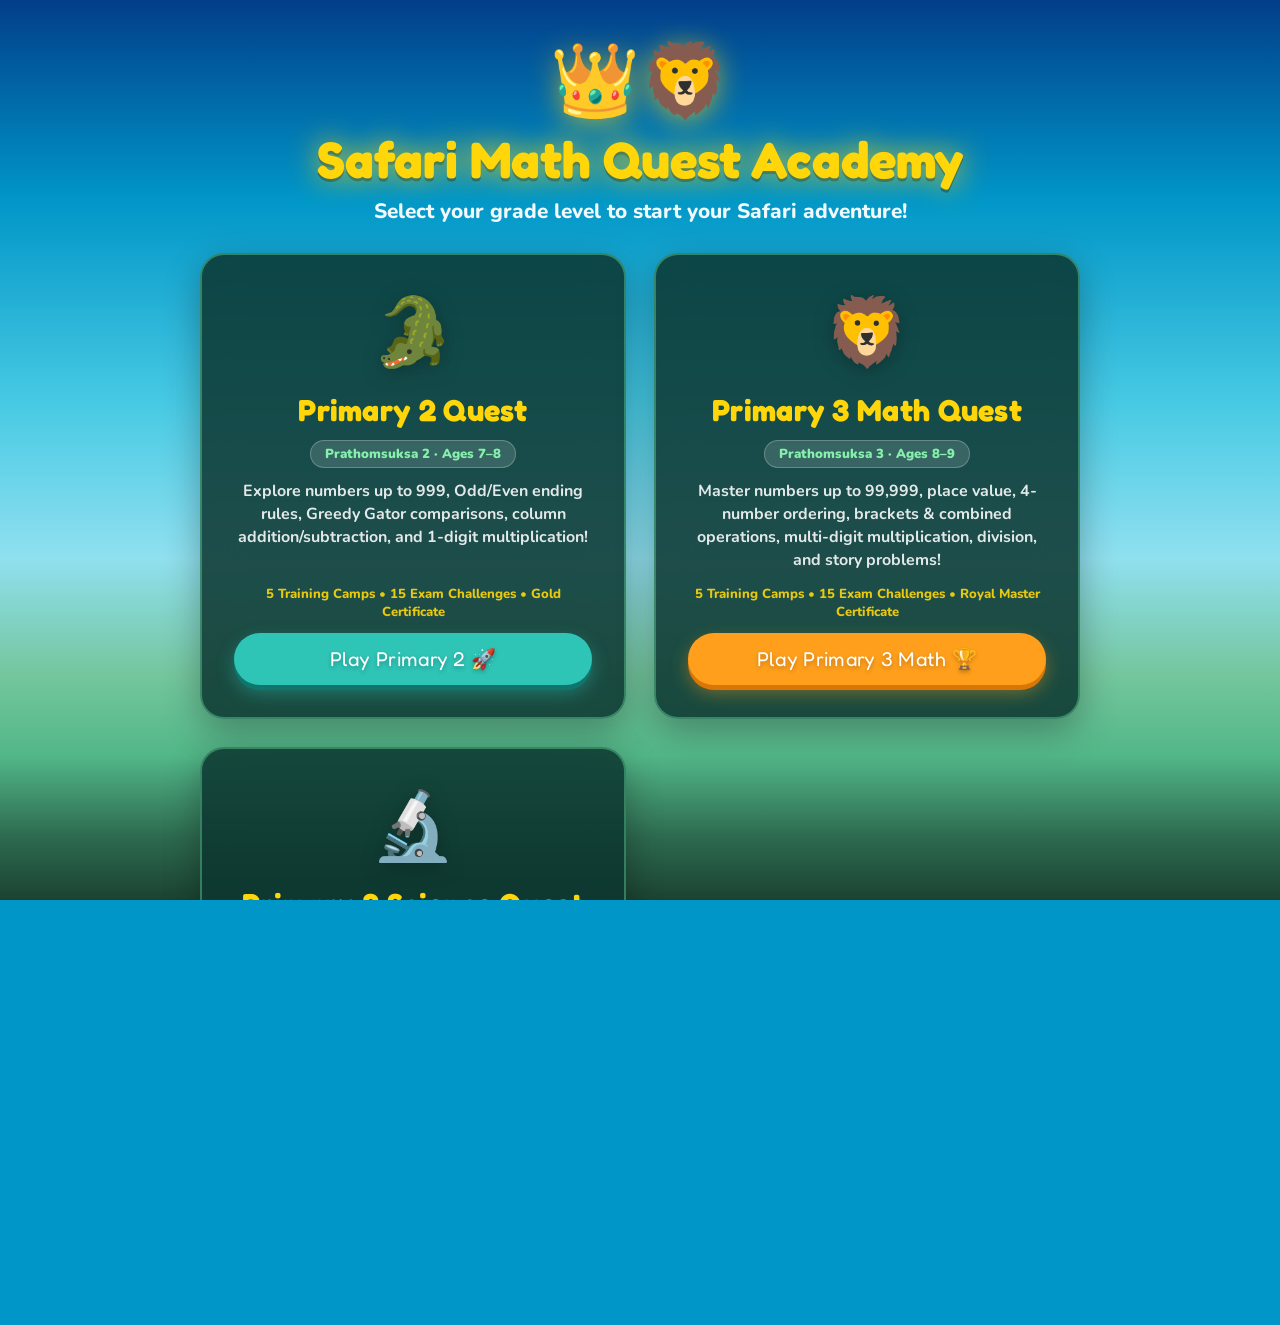
<file: index.html>
<!DOCTYPE html>
<html lang="en">
<head>
<meta charset="UTF-8">
<meta name="viewport" content="width=device-width,initial-scale=1,maximum-scale=1,user-scalable=no">
<title>🦁 Safari Math Quest Academy</title>
<link rel="preconnect" href="https://fonts.googleapis.com">
<link rel="preconnect" href="https://fonts.gstatic.com" crossorigin>
<link href="https://fonts.googleapis.com/css2?family=Fredoka+One&family=Nunito:wght@700;800;900&display=swap" rel="stylesheet">
<style>
*,*::before,*::after{box-sizing:border-box;margin:0;padding:0;-webkit-tap-highlight-color:transparent}
:root{
  --fd:'Fredoka One',cursive;
  --fb:'Nunito',sans-serif;
  --gold:#ffd60a;
}
html,body{width:100%;height:100%;overflow-x:hidden;font-family:var(--fb);background:#0096c7}
#bg{position:fixed;inset:0;z-index:0;
  background:linear-gradient(180deg,#023e8a 0%,#0096c7 22%,#48cae4 45%,#90e0ef 62%,#74c69d 75%,#52b788 84%,#2d6a4f 93%,#1b4332 100%);
  overflow:hidden}
.app{position:relative;z-index:10;min-height:100%;display:flex;flex-direction:column;align-items:center;justify-content:center;padding:clamp(16px,4vw,32px);gap:clamp(16px,3vw,28px)}
.hero{text-align:center;color:#fff}
.hero .crown{font-size:clamp(3rem,8vw,4.5rem);display:block;filter:drop-shadow(0 4px 14px rgba(255,214,10,.6));animation:bob 3s infinite ease-in-out alternate}
@keyframes bob{0%{transform:translateY(0)}100%{transform:translateY(-10px)}}
.hero h1{font-family:var(--fd);font-size:clamp(1.8rem,6vw,3.2rem);color:var(--gold);text-shadow:0 0 28px rgba(255,214,10,.8),0 3px 0 rgba(0,0,0,.35);line-height:1.15}
.hero p{font-size:clamp(.95rem,2.8vw,1.3rem);color:rgba(255,255,255,.94);font-weight:800;margin-top:8px}

.cards{width:100%;max-width:880px;display:grid;grid-template-columns:repeat(auto-fit,minmax(280px,1fr));gap:clamp(16px,3vw,28px)}
.card{background:rgba(12,54,48,.86);backdrop-filter:blur(20px);border:2px solid rgba(82,183,136,.55);border-radius:24px;padding:clamp(20px,3.5vw,32px);display:flex;flex-direction:column;align-items:center;text-align:center;gap:12px;box-shadow:0 12px 36px rgba(0,0,0,.3);transition:transform .2s,box-shadow .2s}
.card:hover{transform:translateY(-6px);box-shadow:0 18px 48px rgba(0,0,0,.45)}
.card .icon{font-size:clamp(3rem,7vw,4.2rem);filter:drop-shadow(0 4px 10px rgba(0,0,0,.25))}
.card h2{font-family:var(--fd);font-size:clamp(1.4rem,4vw,1.9rem);color:var(--gold);letter-spacing:.3px}
.card .tag{background:rgba(255,255,255,.14);border:1px solid rgba(255,255,255,.24);padding:4px 14px;border-radius:100px;font-size:.82rem;font-weight:900;color:#86efac}
.card p{color:rgba(255,255,255,.88);font-size:clamp(.85rem,2.4vw,1rem);font-weight:700;line-height:1.45;flex:1}
.card .topics{color:rgba(255,214,10,.9);font-size:.82rem;font-weight:800}

.btn{font-family:var(--fd);letter-spacing:.3px;border:none;border-radius:100px;cursor:pointer;text-shadow:0 2px 4px rgba(0,0,0,.25);font-size:clamp(1.05rem,3vw,1.25rem);padding:14px 28px;color:#fff;text-decoration:none;display:inline-block;width:100%;transition:transform .15s,filter .15s}
.btn:active{transform:scale(.97)}
.btn-p2{background:#2ec4b6;box-shadow:0 5px 0 #0f766e,0 8px 18px rgba(46,196,182,.4)}
.btn-p3{background:#ff9f1c;box-shadow:0 5px 0 #d97706,0 8px 18px rgba(255,159,28,.4)}
.footer{color:rgba(255,255,255,.75);font-size:.85rem;font-weight:800;text-align:center;margin-top:10px}
</style>
</head>
<body>
<div id="bg"></div>
<div class="app">
  <div class="hero">
    <span class="crown">👑🦁</span>
    <h1>Safari Math Quest Academy</h1>
    <p>Select your grade level to start your Safari adventure!</p>
  </div>

  <div class="cards">
    <!-- Primary 2 Card -->
    <div class="card">
      <div class="icon">🐊</div>
      <h2>Primary 2 Quest</h2>
      <span class="tag">Prathomsuksa 2 · Ages 7–8</span>
      <p>Explore numbers up to 999, Odd/Even ending rules, Greedy Gator comparisons, column addition/subtraction, and 1-digit multiplication!</p>
      <div class="topics">5 Training Camps • 15 Exam Challenges • Gold Certificate</div>
      <a href="p2/" class="btn btn-p2">Play Primary 2 🚀</a>
    </div>

    <!-- Primary 3 Card -->
    <div class="card">
      <div class="icon">🦁</div>
      <h2>Primary 3 Math Quest</h2>
      <span class="tag">Prathomsuksa 3 · Ages 8–9</span>
      <p>Master numbers up to 99,999, place value, 4-number ordering, brackets & combined operations, multi-digit multiplication, division, and story problems!</p>
      <div class="topics">5 Training Camps • 15 Exam Challenges • Royal Master Certificate</div>
      <a href="p3/" class="btn btn-p3">Play Primary 3 Math 🏆</a>
    </div>

    <!-- Primary 3 Science Quest Card -->
    <div class="card">
      <div class="icon">🔬</div>
      <h2>Primary 3 Science Quest</h2>
      <span class="tag">Prathomsuksa 3 · Ages 8–9</span>
      <p>Step into Professor Pip's Einstein Quantum Lab! Explore food nutrients, safari diets, complete life cycles, thermal changes, ramp friction, and magnetic forces before taking the 15-mark Exam!</p>
      <div class="topics">5 Discovery Labs • 15 Exam Challenges • HD Wallpaper Diploma</div>
      <a href="science/" class="btn" style="background: linear-gradient(135deg, #00f5d4 0%, #00b4d8 100%); color: #04151f; box-shadow: 0 5px 0 #0096c7, 0 8px 18px rgba(0,245,212,.4);">Play Science Quest 🧪</a>
    </div>
  </div>

  <div class="footer">
    Safari Math Quest • Designed for MEP Mathematics Curriculum • Standalone & Mobile Ready
  </div>
</div>
</body>
</html>
</file>
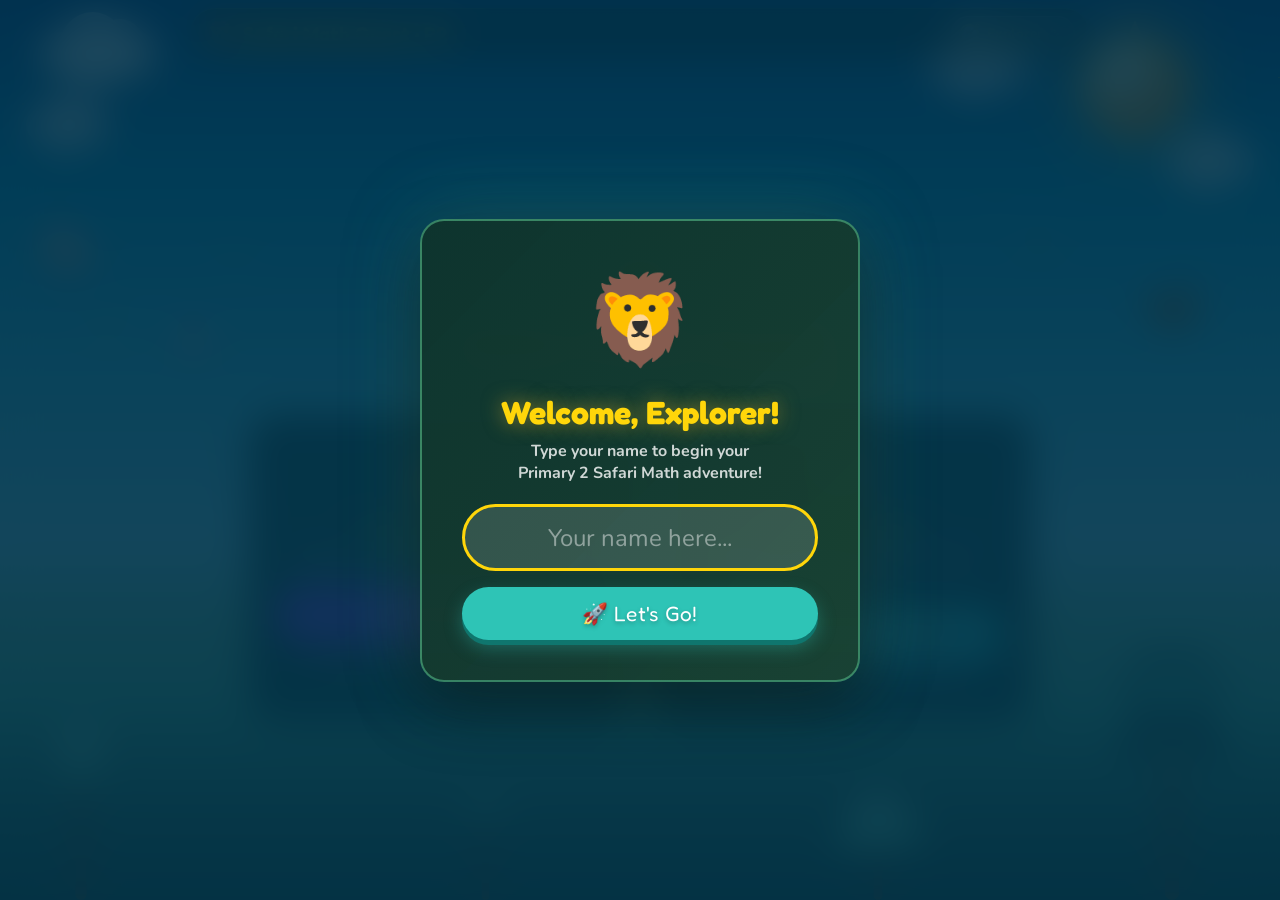
<file: p2/index.html>
<!DOCTYPE html>
<html lang="en">
<head>
<meta charset="UTF-8">
<meta name="viewport" content="width=device-width,initial-scale=1,maximum-scale=1,user-scalable=no">
<title>🦁 Safari Math Quest · Primary 2</title>
<link rel="preconnect" href="https://fonts.googleapis.com">
<link rel="preconnect" href="https://fonts.gstatic.com" crossorigin>
<link href="https://fonts.googleapis.com/css2?family=Fredoka+One&family=Nunito:wght@700;800;900&display=swap" rel="stylesheet">
<style>
*,*::before,*::after{box-sizing:border-box;margin:0;padding:0;-webkit-tap-highlight-color:transparent}
:root{
  --fd:'Fredoka One',cursive; --fb:'Nunito',sans-serif;
  --gold:#ffd60a; --text:#fff;
  --g:#52b788; --gd:#2d6a4f;
  --y:#ffd60a; --yd:#f48c06;
  --b:#48cae4; --bd:#0096c7;
  --pk:#ff6b9d; --pkd:#c9184a;
  --pu:#a78bfa; --pud:#7c3aed;
  --o:#ff9f1c; --od:#f77f00;
  --tl:#06d6a0; --tld:#028a60;
  --r:clamp(14px,3vw,24px);
}
html,body{width:100%;height:100%;overflow:hidden;font-family:var(--fb);background:#0096c7}

/* ── THAI TROPICAL BACKGROUND ── */
#bg{position:fixed;inset:0;z-index:0;
  background:linear-gradient(180deg,#023e8a 0%,#0096c7 20%,#48cae4 42%,#90e0ef 60%,#74c69d 70%,#52b788 80%,#2d6a4f 92%,#1b4332 100%);
  overflow:hidden}

/* Cheerful tropical sun with felt rays and cute smiling face */
.sun-wrap{position:absolute;top:2%;right:clamp(20px,6vw,85px);
  width:clamp(96px,16vw,136px);height:clamp(96px,16vw,136px);z-index:1;
  filter:drop-shadow(0 0 36px rgba(255,214,10,.82))}
.sun-svg{width:100%;height:100%;display:block;animation:bob 4s infinite ease-in-out alternate}

/* Fluffy felt clouds */
.cloud{position:absolute;background:rgba(255,255,255,.82);border-radius:60px;
  filter:drop-shadow(0 6px 14px rgba(0,70,120,.12));pointer-events:none;z-index:0}
.cloud::before{content:'';position:absolute;background:rgba(255,255,255,.88);
  border-radius:50%;width:58%;height:180%;top:-44%;left:16%}
.cloud::after{content:'';position:absolute;background:rgba(255,255,255,.82);
  border-radius:50%;width:44%;height:140%;top:-28%;right:10%}

/* Sparkle stars */
.star{position:absolute;background:#ffd60a;border-radius:50%;animation:twk var(--d,3s) var(--dl,0s) infinite alternate ease-in-out}
@keyframes twk{0%{opacity:.2;transform:scale(.7)}100%{opacity:1;transform:scale(1.4)}}

/* Tropical layered ground */
.ground{position:absolute;bottom:0;left:0;right:0;height:22%;
  background:linear-gradient(180deg,#52b788 0%,#2d6a4f 55%,#1b4332 100%);z-index:2}

/* Palm tree silhouettes */
.tree{position:absolute;bottom:0}

/* Animals */
.animal{position:absolute;z-index:3;user-select:none;font-size:clamp(1.8rem,4.5vw,3.2rem);
  animation:bob var(--d,4s) infinite ease-in-out alternate;filter:drop-shadow(0 4px 10px rgba(0,0,0,.3))}
@keyframes bob{0%{transform:translateY(0) rotate(-3deg)}100%{transform:translateY(-14px) rotate(3deg)}}

/* ── NAME MODAL ── */
#name-modal{position:fixed;inset:0;z-index:2000;display:flex;align-items:center;justify-content:center;
  background:rgba(2,48,71,.88);backdrop-filter:blur(18px);padding:16px}
#name-modal.hide{display:none}
.nm-card{background:linear-gradient(135deg,rgba(14,52,45,.96),rgba(27,67,50,.92));
  border:2px solid rgba(82,183,136,.6);border-radius:var(--r);padding:clamp(22px,4vw,40px);
  text-align:center;width:100%;max-width:440px;
  box-shadow:0 24px 64px rgba(0,0,0,.45),0 0 80px rgba(82,183,136,.25)}
.nm-lion{font-size:clamp(3.5rem,12vw,5.5rem);display:block;animation:bob 2.5s infinite ease-in-out alternate;margin-bottom:12px}
.nm-card h2{font-family:var(--fd);color:var(--gold);font-size:clamp(1.4rem,5vw,2rem);margin-bottom:8px;text-shadow:0 0 20px rgba(251,191,36,.5)}
.nm-card p{color:rgba(255,255,255,.8);font-size:clamp(.85rem,2.5vw,1rem);font-weight:700;margin-bottom:20px}
#nm-input{width:100%;padding:clamp(12px,3vw,16px) 20px;border-radius:100px;
  border:3px solid rgba(82,183,136,.6);background:rgba(255,255,255,.14);
  color:#fff;font-family:var(--fd);font-size:clamp(1.1rem,4vw,1.5rem);text-align:center;
  outline:none;transition:border-color .2s;margin-bottom:16px}
#nm-input::placeholder{color:rgba(255,255,255,.45);font-family:var(--fb)}
#nm-input:focus{border-color:var(--gold)}

/* ── BUTTONS ── */
.btn{font-family:var(--fd);letter-spacing:.3px;border:none;border-radius:100px;
  cursor:pointer;position:relative;top:0;
  transition:top .1s,box-shadow .1s,filter .1s;
  text-shadow:0 2px 4px rgba(0,0,0,.25);font-size:clamp(.9rem,2.8vw,1.15rem);
  padding:clamp(10px,2.2vw,14px) clamp(16px,4vw,26px);color:#fff}
.btn:active{top:4px;filter:brightness(.9)}
.btn.full{width:100%;display:block}
.bg{background:#2ec4b6;box-shadow:0 5px 0 #0f766e,0 8px 18px rgba(46,196,182,.35)}
.by{background:#ffd166;box-shadow:0 5px 0 #f48c06,0 8px 18px rgba(255,209,102,.35);color:#78350f}
.bb{background:#00b4d8;box-shadow:0 5px 0 #0077b6,0 8px 18px rgba(0,180,216,.35);color:#fff}
.bpk{background:#ff70a6;box-shadow:0 5px 0 #c9184a,0 8px 18px rgba(255,112,166,.35)}
.bpu{background:#8338ec;box-shadow:0 5px 0 #5a189a,0 8px 18px rgba(131,56,236,.35)}
.bo{background:#ff9f1c;box-shadow:0 5px 0 #e85d04,0 8px 18px rgba(255,159,28,.35)}
.bg:active{box-shadow:0 1px 0 #0f766e}.by:active{box-shadow:0 1px 0 #f48c06}
.bb:active{box-shadow:0 1px 0 #0077b6}.bpk:active{box-shadow:0 1px 0 #c9184a}
.bpu:active{box-shadow:0 1px 0 #5a189a}.bo:active{box-shadow:0 1px 0 #e85d04}
.btn-gold{background:linear-gradient(135deg,#ffd166,#ff9f1c);box-shadow:0 5px 0 #d97706,0 0 0 0 rgba(255,209,102,.6);
  color:#78350f;animation:gp 1.4s infinite;font-size:clamp(.95rem,3.2vw,1.25rem)}
@keyframes gp{0%,100%{box-shadow:0 5px 0 #d97706,0 0 0 0 rgba(255,209,102,.6)}50%{box-shadow:0 5px 0 #d97706,0 0 0 14px rgba(255,209,102,0)}}

/* ── APP SHELL ── */
#app{position:relative;z-index:10;width:100%;height:100%;
  display:flex;flex-direction:column;align-items:center;
  padding:clamp(4px,1vw,8px);gap:clamp(4px,1vw,7px);overflow:hidden}

/* ── TOPBAR ── */
#topbar{width:100%;max-width:900px;display:flex;align-items:center;justify-content:space-between;
  padding:7px 14px;background:rgba(10,45,40,.68);backdrop-filter:blur(16px);
  border-radius:100px;border:1.5px solid rgba(82,183,136,.38);flex-shrink:0}
.brand{display:flex;align-items:center;gap:8px}
.brand .li{font-size:1.5rem;animation:bob 3s infinite ease-in-out alternate}
.brand h1{font-family:var(--fd);color:var(--gold);font-size:clamp(.9rem,3vw,1.25rem);
  text-shadow:0 0 14px rgba(255,214,10,.6)}
.topright{display:flex;align-items:center;gap:8px}
.stamp{background:linear-gradient(135deg,#2ec4b6,#0f766e);border-radius:100px;
  padding:4px 12px;font-size:.74rem;font-weight:900;color:#fff;
  box-shadow:0 2px 8px rgba(46,196,182,.4);display:none}
.stamp.on{display:flex;align-items:center;gap:4px}
.ppill{display:flex;align-items:center;gap:6px;background:rgba(255,255,255,.14);
  border:1.5px solid rgba(255,255,255,.25);border-radius:100px;padding:4px 11px 4px 6px;
  cursor:pointer;color:#fff;font-family:var(--fb);font-weight:800;font-size:.85rem;
  transition:background .2s,transform .15s}
.ppill:hover{background:rgba(255,255,255,.24);transform:scale(1.04)}
.ppill .pnm{color:var(--gold);max-width:88px;white-space:nowrap;overflow:hidden;text-overflow:ellipsis}

/* ── MAIN ── */
#main{width:100%;max-width:900px;flex:1;min-height:0;display:flex;flex-direction:column}
.screen{display:none;flex-direction:column;height:100%}
.screen.active{display:flex}

/* ── CARD STYLES ── */
.glass{background:rgba(255,255,255,.14);backdrop-filter:blur(18px);
  border:1.5px solid rgba(255,255,255,.28);border-radius:var(--r);
  box-shadow:0 8px 32px rgba(0,0,0,.22),inset 0 1px 0 rgba(255,255,255,.2)}
.card{background:rgba(12,54,48,.84);backdrop-filter:blur(20px);
  border:1.5px solid rgba(82,183,136,.5);border-radius:var(--r);
  box-shadow:0 10px 32px rgba(0,0,0,.28),inset 0 1px 0 rgba(255,255,255,.15)}

/* ── SCREEN: START ── */
#sc-start{flex:1;align-items:center;justify-content:center;gap:clamp(10px,2.2vw,18px)}
.hero{text-align:center;color:#fff}
.hero .crown{font-size:clamp(2.2rem,6.5vw,3.6rem);display:block;animation:bob 2.5s infinite ease-in-out alternate;filter:drop-shadow(0 4px 12px rgba(255,214,10,.6))}
.hero h2{font-family:var(--fd);font-size:clamp(1.5rem,5.5vw,2.7rem);color:var(--gold);
  text-shadow:0 0 32px rgba(251,191,36,.95),0 3px 0 rgba(0,0,0,.35);line-height:1.15;letter-spacing:.5px}
.hero p{font-size:clamp(.85rem,2.4vw,1.1rem);color:rgba(255,255,255,.9);margin-top:5px;font-weight:800;text-shadow:0 2px 8px rgba(0,0,0,.3)}
.mode-grid{width:100%;max-width:780px;display:grid;grid-template-columns:1fr 1fr;gap:clamp(12px,2.6vw,22px)}
.mcard{padding:clamp(16px,2.8vw,26px);display:flex;flex-direction:column;align-items:center;text-align:center;gap:8px;border-radius:clamp(16px,3vw,26px)}
.mcard .mi{font-size:clamp(2rem,5.2vw,3rem);filter:drop-shadow(0 4px 8px rgba(0,0,0,.25))}
.mcard .mt{font-family:var(--fd);color:var(--gold);font-size:clamp(1.05rem,3vw,1.35rem);letter-spacing:.4px}
.mcard .md{color:rgba(255,255,255,.82);font-size:clamp(.78rem,2vw,.96rem);font-weight:700;line-height:1.35}
.mcard .ml{font-size:clamp(.7rem,1.8vw,.82rem);color:rgba(255,255,255,.55);font-weight:800;margin-top:3px}

/* ── SCREEN: TRAINING ── */
#sc-train{flex:1;gap:clamp(8px,2vw,13px)}
.tbar{display:flex;align-items:center;gap:10px;flex-shrink:0;
  background:rgba(10,45,40,.68);backdrop-filter:blur(14px);
  border-radius:100px;border:1.5px solid rgba(82,183,136,.38);
  padding:5px 12px;width:100%}
.bk{background:rgba(255,255,255,.14);border:1.5px solid rgba(255,255,255,.24);
  border-radius:100px;padding:5px 13px;color:#fff;font-weight:800;font-size:.85rem;
  cursor:pointer;transition:background .2s}
.bk:hover{background:rgba(255,255,255,.24)}
.tbar-title{font-family:var(--fd);color:var(--gold);font-size:clamp(.88rem,2.6vw,1.15rem);
  text-shadow:0 0 10px rgba(251,191,36,.5)}
.camps{display:grid;grid-template-columns:repeat(auto-fit,minmax(130px,1fr));
  gap:clamp(8px,2vw,14px);flex:1;min-height:0;align-content:start}
.camp{display:flex;flex-direction:column;align-items:center;justify-content:center;
  text-align:center;gap:5px;padding:clamp(12px,2.5vw,20px);cursor:pointer;
  transition:transform .2s}
.camp:hover{transform:scale(1.05)}
.camp:active{transform:scale(.97)}
.camp .ci{font-size:clamp(1.7rem,4.5vw,2.4rem)}
.camp .cn{font-family:var(--fd);color:var(--gold);font-size:clamp(.82rem,2.3vw,1rem)}
.camp .cd{color:rgba(255,255,255,.65);font-size:clamp(.68rem,1.8vw,.8rem);font-weight:700}
.camp .cs{font-size:1.1rem;margin-top:2px}

/* Training practice area */
#t-prac{flex:1;min-height:0;display:none;flex-direction:column;gap:clamp(8px,2vw,12px)}
#t-prac.visible{display:flex}

/* ── SCREEN: EXAM ── */
#sc-exam{gap:clamp(7px,1.8vw,12px);flex:1}
.prow{display:flex;align-items:center;gap:10px;flex-shrink:0;
  background:rgba(10,45,40,.68);backdrop-filter:blur(14px);
  border-radius:100px;border:1.5px solid rgba(82,183,136,.38);
  padding:5px 14px;width:100%}
.qlbl{font-family:var(--fd);color:var(--gold);font-size:clamp(.82rem,2.3vw,1.05rem);
  white-space:nowrap;text-shadow:0 0 12px rgba(251,191,36,.7)}
.ptrack{flex:1;height:clamp(9px,1.8vw,14px);background:rgba(0,0,0,.35);border-radius:100px;
  overflow:hidden;border:1.5px solid rgba(255,255,255,.15)}
.pfill{height:100%;background:linear-gradient(90deg,#22c55e,#86efac);border-radius:100px;
  transition:width .5s cubic-bezier(.4,0,.2,1);box-shadow:0 0 10px rgba(34,197,94,.7)}
.slbl{font-family:var(--fd);color:var(--gold);font-size:clamp(.82rem,2.3vw,1.05rem);white-space:nowrap}

/* ── QUESTION CARD ── */
#qcard,#t-qcard{padding:clamp(10px,2vw,18px);display:flex;flex-direction:column;
  align-items:center;justify-content:flex-start;text-align:center;
  gap:clamp(6px,1.4vw,10px);flex:1;min-height:0;overflow:visible}
.zbadge{font-family:var(--fd);font-size:clamp(.68rem,1.8vw,.85rem);
  padding:4px 13px;border-radius:100px;background:rgba(255,255,255,.18);
  border:1px solid rgba(255,255,255,.28);color:var(--gold);letter-spacing:.5px;flex-shrink:0;margin-top:2px}
#q-prompt,#t-prompt{font-size:clamp(.88rem,2.4vw,1.12rem);color:rgba(255,255,255,.94);
  font-weight:800;flex-shrink:0;max-width:100%}

/* ── THE DISPLAY BOX ── */
#q-disp,#t-disp{width:100%;background:rgba(0,0,0,.28);border:1.5px solid rgba(255,255,255,.2);
  border-radius:clamp(10px,2.5vw,18px);
  display:flex;align-items:center;justify-content:center;
  padding:clamp(6px,1.8vw,14px) clamp(10px,2.5vw,18px);
  overflow:visible;text-align:center;flex:1;min-height:min(22vh,125px);max-height:min(34vh,190px)}

/* ── DISPLAY TYPE CLASSES ── */
.dw{font-family:var(--fd);font-size:clamp(.95rem,3vw,1.9rem);color:#fff;
  white-space:normal;word-break:break-word;overflow-wrap:break-word;line-height:1.35;
  text-shadow:0 2px 6px rgba(0,0,0,.3)}
.dn{font-family:var(--fd);font-size:clamp(2.4rem,7.5vw,4.4rem);color:#fff;
  text-shadow:0 2px 8px rgba(0,0,0,.3)}
.ds{display:flex;align-items:center;justify-content:center;flex-wrap:wrap;gap:clamp(4px,1.2vw,8px)}
.chip{font-family:var(--fd);font-size:clamp(.95rem,3.2vw,1.75rem);color:#fff;
  background:rgba(255,255,255,.15);border-radius:10px;
  padding:clamp(4px,1vw,8px) clamp(8px,2vw,14px)}
.chip.miss{color:#fbbf24;border:2px dashed #fbbf24;background:rgba(251,191,36,.1);
  animation:cpulse 1s infinite alternate}
@keyframes cpulse{0%{opacity:.6}100%{opacity:1}}
.csep{font-family:var(--fd);font-size:clamp(.9rem,2.5vw,1.5rem);color:rgba(255,255,255,.45)}

/* Place value highlight */
.dpv{display:flex;align-items:flex-end;justify-content:center;gap:clamp(4px,1.2vw,12px);flex-wrap:nowrap}
.pvd{display:flex;flex-direction:column;align-items:center;font-family:var(--fd);
  font-size:clamp(2.2rem,6.5vw,4rem);color:#fff;padding:0 clamp(2px,.5vw,6px)}
.pvd.hl{color:#fbbf24;text-shadow:0 0 20px rgba(251,191,36,.85)}
.pvd small{font-size:clamp(.55rem,1.3vw,.75rem);color:rgba(255,255,255,.5);
  font-family:var(--fb);font-weight:800;text-transform:uppercase}

/* Vertical math (Column Addition / Subtraction Hundreds Tens Ones) */
.dv{display:inline-flex;flex-direction:column;align-items:flex-end;
  font-family:'Courier New',monospace;font-size:clamp(1.15rem,3.2vw,1.85rem);line-height:1.15;
  color:#fff;gap:2px;text-align:right;padding:4px 14px;letter-spacing:2px}
.vr{white-space:nowrap;line-height:1.15}
.vop{border-bottom:2.5px solid rgba(255,255,255,.8);padding-bottom:2px;margin-bottom:2px;
  display:flex;align-items:center;gap:10px;justify-content:flex-end;line-height:1.15}
.vsym{color:#fbbf24}
.vans{color:#fbbf24;line-height:1.15}

/* Comparison display (Greedy Gator) */
.dcmp{display:flex;align-items:center;justify-content:center;gap:clamp(10px,3vw,22px);flex-wrap:wrap}
.cnum{font-family:var(--fd);font-size:clamp(1.6rem,5vw,3.2rem);color:#fff}
.cslot{font-family:var(--fd);font-size:clamp(1.6rem,5vw,3.2rem);color:#fbbf24;
  background:rgba(251,191,36,.15);border:2px dashed rgba(251,191,36,.5);
  border-radius:12px;padding:2px 20px}

/* Brackets / Magic Window */
.dbr{font-family:var(--fd);font-size:clamp(1.3rem,4vw,2.6rem);color:#fff;line-height:1.4}
.brin{color:#f472b6}.brsym{color:#fbbf24}

/* Story problem */
.dst-wrap{display:flex;flex-direction:column;align-items:center;justify-content:center;gap:6px;width:100%}
.dst{font-size:clamp(.88rem,2.4vw,1.2rem);color:#fff;line-height:1.6;font-weight:700;text-align:center;max-width:95%}
.dst strong{color:#ffd60a;background:rgba(255,214,10,.2);border:1.5px solid rgba(255,214,10,.5);border-radius:8px;padding:1px 8px;display:inline-block;margin:0 2px}
.story-eq{font-family:var(--fd);font-size:clamp(1.1rem,3.2vw,1.6rem);color:#ffd60a;
  background:rgba(0,0,0,.35);border:2px dashed rgba(255,214,10,.6);border-radius:12px;
  padding:4px 18px;margin-top:6px;display:inline-block;box-shadow:0 4px 12px rgba(0,0,0,.2)}

/* ── ANSWER BUTTONS ── */
#answers{display:grid;grid-template-columns:1fr 1fr;gap:clamp(7px,1.8vw,12px);
  width:100%;flex-shrink:0}
#answers.tri{grid-template-columns:1fr 1fr 1fr}
.abtn{font-family:var(--fd);font-size:clamp(.98rem,3.2vw,1.42rem);
  padding:clamp(12px,2.4vw,18px) 8px;border-radius:clamp(12px,2.5vw,20px);
  border:none;cursor:pointer;color:#1c1917;background:#fff;
  box-shadow:0 5px 0 #cbd5e1,0 8px 18px rgba(0,0,0,.18);
  transition:top .1s,box-shadow .1s,background .15s,transform .15s;
  position:relative;top:0;white-space:normal;word-break:break-word;
  line-height:1.2;text-align:center}
.abtn:active{top:4px;box-shadow:0 1px 0 #cbd5e1}
.abtn:hover{background:#fffbeb;transform:scale(1.02)}
.abtn.ok{background:#dcfce7;box-shadow:0 5px 0 #16a34a;color:#14532d}
.abtn.no{background:#fee2e2;box-shadow:0 5px 0 #dc2626;color:#991b1b}
.abtn:disabled{cursor:not-allowed}
.abtn.sm{font-size:clamp(.72rem,2.1vw,1rem);padding:clamp(10px,2vw,15px) 6px}

/* Exam toolbar */
.ebar{display:flex;justify-content:center;gap:10px;flex-shrink:0}
.tbtn{background:rgba(10,45,40,.6);border:1.5px solid rgba(82,183,136,.4);
  border-radius:100px;color:#fff;cursor:pointer;padding:7px 16px;
  font-weight:800;font-size:clamp(.72rem,2.2vw,.9rem);display:flex;align-items:center;gap:5px;
  transition:background .2s,transform .15s}
.tbtn:hover{background:rgba(255,255,255,.2);transform:scale(1.04)}

/* ── SCREEN: RESULTS ── */
#sc-res{flex:1;min-height:0;align-items:center;justify-content:center;
  gap:clamp(5px,1.2vh,10px);overflow:hidden;padding:2px}
.res-hdr{display:flex;align-items:center;justify-content:center;gap:10px;flex-wrap:wrap}
.rtrophy{font-size:clamp(1.8rem,5vw,2.8rem);animation:bob 2s infinite ease-in-out alternate}
.tpill{font-family:var(--fd);font-size:clamp(.9rem,2.8vw,1.3rem);padding:5px 20px;
  border-radius:100px;letter-spacing:.4px}
.tg{background:linear-gradient(135deg,#ffd166,#ff9f1c);color:#78350f;box-shadow:0 0 25px rgba(255,209,102,.6)}
.ts{background:linear-gradient(135deg,#e2e8f0,#94a3b8);color:#1e293b}
.tb{background:linear-gradient(135deg,#d97706,#92400e);color:#fff}
.rscore{font-family:var(--fd);font-size:clamp(1.4rem,4.5vw,2.4rem);color:#fff;
  text-shadow:0 0 20px rgba(255,255,255,.5)}
.rmsg{color:rgba(255,255,255,.94);font-size:clamp(.78rem,2vw,.94rem);font-weight:800;text-align:center;max-width:440px}

/* Near-miss card */
.nmcard{width:100%;max-width:440px;padding:clamp(12px,2.5vw,18px);text-align:center;color:#fff;display:flex;flex-direction:column;gap:8px}
.nm-btns{display:flex;flex-direction:row;justify-content:center;gap:8px;flex-wrap:wrap;width:100%;margin-top:4px}
.nm-btns .btn{flex:1;min-width:130px;padding:9px 12px;font-size:clamp(.78rem,2vw,.92rem)}

/* Certificate wrapper - A4 Landscape Proportion (1200 x 848) */
.certsec-wrap{display:flex;flex-direction:column;align-items:center;justify-content:center;gap:8px;width:100%}
.certwrap{width:100%;max-width:min(92vw,580px);aspect-ratio:1200/848;max-height:min(46vh,380px);border-radius:var(--r);
  overflow:hidden;box-shadow:0 12px 36px rgba(0,0,0,.5);border:2px solid rgba(255,214,10,.7);
  display:flex;align-items:center;justify-content:center;background:#091e3a}
#cv-cert{width:100%;height:100%;max-width:100%;max-height:100%;display:block;object-fit:contain}
.cert-btns{display:flex;flex-direction:row;justify-content:center;flex-wrap:wrap;gap:8px;width:100%;max-width:520px}
.cert-btns .btn{flex:1;min-width:110px;padding:8px 12px;font-size:clamp(.75rem,2vw,.9rem)}

/* ── FEEDBACK OVERLAY ── */
#fb{position:fixed;inset:0;z-index:500;display:flex;align-items:center;justify-content:center;
  pointer-events:none;opacity:0;transition:opacity .15s}
#fb.show{opacity:1}
#fb-ic{font-size:clamp(5rem,20vw,10rem);animation:fbpop .35s cubic-bezier(.34,1.56,.64,1)}
@keyframes fbpop{from{transform:scale(.2);opacity:0}to{transform:scale(1);opacity:1}}

/* ── SCRATCHPAD ── */
#sp-modal{display:none;position:fixed;inset:0;z-index:800;
  background:rgba(0,0,0,.6);backdrop-filter:blur(8px);
  align-items:center;justify-content:center;padding:12px}
#sp-modal.open{display:flex}
.sp-panel{background:#1e1b4b;border:2px solid rgba(255,255,255,.18);border-radius:var(--r);
  width:100%;max-width:700px;height:min(92vh,560px);
  display:flex;flex-direction:column;overflow:hidden;box-shadow:0 24px 64px rgba(0,0,0,.6)}
.sp-hdr{display:flex;align-items:center;justify-content:space-between;
  padding:10px 14px;background:rgba(255,255,255,.06);border-bottom:1px solid rgba(255,255,255,.1)}
.sp-hdr h3{font-family:var(--fd);color:var(--gold);font-size:1.05rem}
.sp-tools{display:flex;gap:8px;align-items:center;flex-wrap:wrap}
.sc{width:26px;height:26px;border-radius:50%;border:3px solid transparent;cursor:pointer;transition:transform .15s,border-color .15s}
.sc.on,.sc:hover{border-color:#fff;transform:scale(1.25)}
.sa{background:rgba(255,255,255,.12);border:1.5px solid rgba(255,255,255,.2);
  color:#fff;padding:5px 12px;border-radius:100px;font-size:.78rem;font-weight:800;cursor:pointer;transition:all .2s}
.sa:hover{background:rgba(255,255,255,.25)}
.sa.on{background:rgba(255,214,10,.35)!important;border-color:var(--gold)!important;color:#fff!important;box-shadow:0 0 12px rgba(255,214,10,.4)}
#cv-scratch{flex:1;width:100%;background:#fff;cursor:crosshair;touch-action:none}

/* ── CONFETTI ── */
.conf{position:fixed;pointer-events:none;z-index:900;
  animation:cfall var(--cd,3s) var(--cld,0s) linear forwards}
@keyframes cfall{0%{transform:translateY(-10px) rotate(0deg);opacity:1}100%{transform:translateY(110vh) rotate(720deg);opacity:0}}

/* ── HINT BOX (training) ── */
.hint-box{padding:10px 14px;color:#fff;font-size:clamp(.78rem,2.2vw,.95rem);
  font-weight:700;text-align:center;border-radius:clamp(10px,2.5vw,16px);flex-shrink:0}

/* ── CAMP COMPLETE CARD ── */
.cc-done{display:flex;flex-direction:column;align-items:center;justify-content:center;
  text-align:center;gap:12px;flex:1;color:#fff}
.cc-done .big-em{font-size:clamp(3rem,10vw,5rem);animation:bob 2s infinite ease-in-out alternate}
.cc-done h3{font-family:var(--fd);color:var(--gold);font-size:clamp(1.2rem,4vw,1.8rem)}
.cc-done p{font-size:clamp(.85rem,2.5vw,1rem);font-weight:700;opacity:.85}

.hidden{display:none!important}
</style>
</head>
<body>

<!-- NAME MODAL -->
<div id="name-modal" class="hide">
  <div class="nm-card">
    <span class="nm-lion">🦁</span>
    <h2>Welcome, Explorer!</h2>
    <p>Type your name to begin your<br>Primary 2 Safari Math adventure!</p>
    <input type="text" id="nm-input" placeholder="Your name here..." maxlength="20">
    <button class="btn bg full" onclick="submitName()" style="font-size:clamp(1rem,3.5vw,1.3rem)">🚀 Let's Go!</button>
  </div>
</div>

<!-- THAI TROPICAL SCENE -->
<div id="bg">
  <div class="sun-wrap">
    <svg class="sun-svg" viewBox="0 0 120 120">
      <g fill="#ffd166">
        <polygon points="60,2 67,18 53,18"/>
        <polygon points="60,118 67,102 53,102"/>
        <polygon points="2,60 18,67 18,53"/>
        <polygon points="118,60 102,67 102,53"/>
        <polygon points="19,19 34,26 26,34"/>
        <polygon points="101,101 86,94 94,86"/>
        <polygon points="19,101 26,86 34,94"/>
        <polygon points="101,19 94,34 86,26"/>
      </g>
      <circle cx="60" cy="60" r="42" fill="url(#sunGrad)"/>
      <ellipse cx="44" cy="68" rx="6" ry="4" fill="#ff70a6" opacity="0.65"/>
      <ellipse cx="76" cy="68" rx="6" ry="4" fill="#ff70a6" opacity="0.65"/>
      <circle cx="48" cy="56" r="3.5" fill="#2d3748"/>
      <circle cx="72" cy="56" r="3.5" fill="#2d3748"/>
      <circle cx="49" cy="54.8" r="1.2" fill="#fff"/>
      <circle cx="73" cy="54.8" r="1.2" fill="#fff"/>
      <path d="M 52 66 Q 60 74 68 66" stroke="#2d3748" stroke-width="2.6" stroke-linecap="round" fill="none"/>
      <defs>
        <radialGradient id="sunGrad" cx="38%" cy="35%">
          <stop offset="0%" stop-color="#fffde7"/>
          <stop offset="65%" stop-color="#ffd166"/>
          <stop offset="100%" stop-color="#f48c06"/>
        </radialGradient>
      </defs>
    </svg>
  </div>
  <!-- Fluffy felt clouds positioned in upper sky margins -->
  <div class="cloud" style="top:3.5%;left:3%;width:clamp(75px,13vw,120px);height:clamp(26px,4.2vw,44px);opacity:0.85"></div>
  <div class="cloud" style="top:5%;right:clamp(150px,22vw,250px);width:clamp(65px,11vw,105px);height:clamp(24px,3.8vw,40px);opacity:0.8"></div>
  <div class="cloud" style="top:12%;left:2%;width:clamp(55px,9vw,85px);height:clamp(20px,3.4vw,34px);opacity:0.75"></div>
  <div class="cloud" style="top:16%;right:2%;width:clamp(60px,10vw,90px);height:clamp(22px,3.6vw,36px);opacity:0.75"></div>
  <!-- Sparkle stars -->
  <div class="star" style="width:8px;height:8px;top:28%;left:18%;--d:2.8s;--dl:.4s"></div>
  <div class="star" style="width:6px;height:6px;top:23%;right:22%;--d:3.5s;--dl:1s"></div>
  <div class="star" style="width:10px;height:10px;top:36%;left:8%;--d:4s;--dl:.2s"></div>
  <div class="star" style="width:7px;height:7px;top:33%;right:8%;--d:3.2s;--dl:.8s"></div>
  <!-- Tropical ground with palm trees -->
  <div class="ground">
    <svg class="tree" style="left:2%;width:clamp(55px,11vw,110px)" viewBox="0 0 80 160">
      <rect x="36" y="70" width="8" height="90" rx="4" fill="#5c3d1a"/>
      <ellipse cx="40" cy="60" rx="36" ry="11" fill="#2d6a4f" transform="rotate(-35 40 60)"/>
      <ellipse cx="40" cy="60" rx="36" ry="11" fill="#2d6a4f" transform="rotate(35 40 60)"/>
      <ellipse cx="40" cy="52" rx="32" ry="10" fill="#52b788" transform="rotate(-60 40 52)"/>
      <ellipse cx="40" cy="52" rx="32" ry="10" fill="#52b788" transform="rotate(60 40 52)"/>
      <ellipse cx="40" cy="45" rx="26" ry="9" fill="#74c69d"/>
    </svg>
    <svg class="tree" style="right:3%;width:clamp(72px,14vw,140px)" viewBox="0 0 80 160">
      <rect x="36" y="65" width="8" height="95" rx="4" fill="#5c3d1a"/>
      <ellipse cx="40" cy="55" rx="38" ry="12" fill="#1b4332" transform="rotate(-40 40 55)"/>
      <ellipse cx="40" cy="55" rx="38" ry="12" fill="#1b4332" transform="rotate(40 40 55)"/>
      <ellipse cx="40" cy="46" rx="34" ry="11" fill="#2d6a4f" transform="rotate(-65 40 46)"/>
      <ellipse cx="40" cy="46" rx="34" ry="11" fill="#2d6a4f" transform="rotate(65 40 46)"/>
      <ellipse cx="40" cy="38" rx="28" ry="9" fill="#52b788"/>
    </svg>
    <svg class="tree" style="left:35%;width:clamp(36px,7vw,75px)" viewBox="0 0 80 160">
      <rect x="36" y="75" width="8" height="85" rx="4" fill="#5c3d1a"/>
      <ellipse cx="40" cy="66" rx="30" ry="9" fill="#2d6a4f" transform="rotate(-30 40 66)"/>
      <ellipse cx="40" cy="66" rx="30" ry="9" fill="#2d6a4f" transform="rotate(30 40 66)"/>
      <ellipse cx="40" cy="58" rx="24" ry="8" fill="#52b788"/>
    </svg>
    <svg class="tree" style="right:28%;width:clamp(44px,9vw,88px)" viewBox="0 0 80 120">
      <rect x="36" y="65" width="8" height="55" rx="4" fill="#5c3d1a"/>
      <ellipse cx="40" cy="52" rx="34" ry="26" fill="#2d6a4f"/>
      <ellipse cx="22" cy="62" rx="20" ry="16" fill="#52b788"/>
      <ellipse cx="58" cy="58" rx="22" ry="18" fill="#52b788"/>
      <ellipse cx="40" cy="42" rx="26" ry="18" fill="#74c69d"/>
    </svg>
  </div>
  <!-- Thai Animals -->
  <div class="animal" style="top:24%;left:3%;--d:3.8s">🐘</div>
  <div class="animal" style="top:30%;right:6%;--d:4.2s">🦋</div>
  <div class="animal" style="top:36%;left:14%;--d:5s;font-size:1.4rem">🌸</div>
  <div class="animal" style="top:26%;right:18%;--d:3.8s;font-size:1.2rem">✨</div>
</div>

<!-- APP -->
<div id="app">
  <nav id="topbar">
    <div class="brand"><span class="li">🦁</span><h1>Safari Math Quest · P2</h1></div>
    <div class="topright">
      <div class="stamp" id="stamp">🎫 Passport Stamped</div>
      <button class="ppill" onclick="changeName()">
        <span style="font-size:1.15rem">🧭</span>
        <span class="pnm" id="disp-name">Explorer</span>
        <span style="font-size:.7rem;opacity:.6">✏️</span>
      </button>
    </div>
  </nav>

  <div id="main">

    <!-- START -->
    <section class="screen active" id="sc-start">
      <div class="hero">
        <span class="crown">👑</span>
        <h2>Safari Math Quest</h2>
        <p>MEP Prathomsuksa 2 · 15 Savanna Challenges</p>
      </div>
      <div class="mode-grid">
        <div class="glass card mcard">
          <div class="mi">🏕️</div>
          <div class="mt">Training Grounds</div>
          <div class="md">5 practice camps · hints · unlimited retries</div>
          <button class="btn bpu full" style="margin-top:6px;font-size:clamp(1.02rem,3vw,1.25rem);padding:clamp(12px,2.5vw,16px) 20px" onclick="goTrain()">Enter Training 🧭</button>
          <div class="ml">Complete 5 camps → unlock Exam Mode</div>
        </div>
        <div class="glass card mcard">
          <div class="mi">⚔️</div>
          <div class="mt">Exam Challenge</div>
          <div class="md">15 graded questions · earn your Gold Certificate!</div>
          <button class="btn bg full" style="margin-top:6px;font-size:clamp(1.02rem,3vw,1.25rem);padding:clamp(12px,2.5vw,16px) 20px" id="btn-exam" onclick="startExam()">Start Safari Exam 🏆</button>
          <div class="ml" id="exam-lock">🔒 Complete all 5 Training Camps first</div>
        </div>
      </div>
    </section>

    <!-- TRAINING -->
    <section class="screen" id="sc-train">
      <div id="camp-hub" style="display:flex;flex-direction:column;flex:1;min-height:0;gap:clamp(8px,2vw,13px)">
        <div class="tbar" id="t-hub-bar">
          <button class="bk" onclick="goHome()">🏠 Home</button>
          <span class="tbar-title">🏕️ Training Arena (P2)</span>
        </div>
        <div class="camps" id="camp-grid">
          <div class="glass card camp" onclick="startCamp(0)">
            <div class="ci">🧭</div>
            <div class="cn">Words & Digits</div>
            <div class="cd">Numerals up to 999 & place value</div>
            <div class="cs" id="cs0">⬜</div>
          </div>
          <div class="glass card camp" onclick="startCamp(1)">
            <div class="ci">🐊</div>
            <div class="cn">Greedy Gator</div>
            <div class="cd">Greater/Less than & Biggest/Smallest</div>
            <div class="cs" id="cs1">⬜</div>
          </div>
          <div class="glass card camp" onclick="startCamp(2)">
            <div class="ci">🦘</div>
            <div class="cn">Patterns & Odd/Even</div>
            <div class="cd">Number lines & ending digit rules</div>
            <div class="cs" id="cs2">⬜</div>
          </div>
          <div class="glass card camp" onclick="startCamp(3)">
            <div class="ci">⛰️</div>
            <div class="cn">Knock-Knock Canyon</div>
            <div class="cd">Column addition, borrowing & combined operations</div>
            <div class="cs" id="cs3">⬜</div>
          </div>
          <div class="glass card camp" onclick="startCamp(4)">
            <div class="ci">🐒</div>
            <div class="cn">Multiplication Grove</div>
            <div class="cd">1-digit animal groups & single-digit multiplication</div>
            <div class="cs" id="cs4">⬜</div>
          </div>
        </div>
      </div>

      <!-- Training Practice -->
      <div id="t-prac">
        <div class="tbar" id="t-lesson-bar">
          <button class="bk" onclick="backCamps()">← Camps</button>
          <span class="tbar-title" id="t-ctitle">Camp Practice</span>
          <span style="margin-left:auto;font-family:var(--fd);color:var(--gold);font-size:clamp(.85rem,2.2vw,1.05rem);text-shadow:0 0 10px rgba(251,191,36,.6)" id="t-prog">Q1/3</span>
        </div>
        <div id="t-main" style="display:flex;flex-direction:column;flex:1;min-height:0;gap:8px">
          <div class="glass card" id="t-qcard">
            <div class="zbadge" id="t-zbadge">Zone A 🧭</div>
            <div id="t-prompt" style="font-size:clamp(.88rem,2.4vw,1.15rem);color:rgba(255,255,255,.95);font-weight:800;flex-shrink:0"></div>
            <div id="t-disp"></div>
          </div>
          <div id="t-ans" style="display:grid;grid-template-columns:1fr 1fr;gap:clamp(6px,1.5vw,10px);width:100%;flex-shrink:0"></div>
          <div class="glass hint-box by hidden" id="t-hint" style="color:#78350f">
            <span id="t-hlbl" style="font-weight:900">💡 Lesson Guide:</span> <span id="t-htext"></span>
          </div>
          <div class="ebar">
            <button class="tbtn" onclick="tAudio()">🔊 Hear Question</button>
            <button class="tbtn" onclick="openSP()">✏️ Scratchpad</button>
          </div>
        </div>
        <div class="glass card cc-done hidden" id="t-done">
          <div class="big-em">🌟</div>
          <h3 id="t-done-title">Camp Complete!</h3>
          <p id="t-done-score">You scored 3 out of 3!</p>
          <div style="display:flex;gap:10px;width:100%;max-width:320px;flex-direction:column" id="t-done-btns"></div>
        </div>
      </div>
    </section>

    <!-- EXAM -->
    <section class="screen" id="sc-exam">
      <div class="prow">
        <span class="qlbl" id="q-lbl">Q 1 / 15</span>
        <div class="ptrack"><div class="pfill" id="pfill" style="width:0%"></div></div>
        <span class="slbl" id="s-lbl">⭐ 0</span>
      </div>
      <div class="glass card" id="qcard">
        <div class="zbadge" id="zbadge">Zone A 🧭</div>
        <div id="q-prompt"></div>
        <div id="q-disp"></div>
      </div>
      <div id="answers"></div>
      <div class="ebar">
        <button class="tbtn" onclick="eAudio()">🔊 Hear Question</button>
        <button class="tbtn" onclick="openSP()">✏️ Scratchpad</button>
      </div>
    </section>

    <!-- RESULTS -->
    <section class="screen" id="sc-res">
      <div class="res-hdr">
        <span class="rtrophy" id="r-trophy">🏆</span>
        <div class="tpill tg" id="r-tier">👑 Gold Master!</div>
        <div class="rscore" id="r-score">15 / 15</div>
      </div>
      <div class="rmsg" id="r-msg"></div>

      <!-- VIEW A: Near-miss Silver Challenge -->
      <div class="glass card nmcard hidden" id="nearmiss">
        <div style="font-size:clamp(1.5rem,4vw,2.2rem)">👑✨</div>
        <div style="font-family:var(--fd);color:var(--gold);font-size:clamp(1rem,3vw,1.35rem)">Awaken the Golden Lion!</div>
        <p style="font-weight:800;font-size:clamp(.8rem,2.2vw,.95rem);color:rgba(255,255,255,.9)" id="nm-desc">You're SO close to Gold! Retry your missed questions now:</p>
        <button class="btn btn-gold full" id="btn-awaken">✨ AWAKEN THE GOLDEN LION (Retry Missed) ✨</button>
        <div class="nm-btns">
          <button class="btn bb" onclick="toggleSilverCert(true)">📜 View Silver Certificate</button>
          <button class="btn bo" onclick="goHome()">🏠 Base Camp</button>
        </div>
      </div>

      <!-- VIEW B: Certificate Section -->
      <div class="certsec-wrap hidden" id="certsec">
        <div class="certwrap"><canvas id="cv-cert"></canvas></div>
        <div class="cert-btns">
          <button class="btn bb" id="btn-dl" onclick="dlCert()">💾 Save Certificate</button>
          <button class="btn bpu hidden" id="btn-cert-back" onclick="toggleSilverCert(false)">← Back to Retry</button>
          <button class="btn bo" onclick="goHome()">🏠 Base Camp</button>
          <button class="btn bg" onclick="startExam()">🔄 New Exam</button>
        </div>
      </div>

      <!-- VIEW C: Bronze Remediation Card -->
      <div class="glass card nmcard hidden" id="bronzecard">
        <div style="font-size:2.8rem">🐘🏕️</div>
        <div style="font-family:var(--fd);color:var(--gold);font-size:clamp(1rem,3vw,1.35rem)">Training Arena Unlocked!</div>
        <p style="font-weight:700;font-size:clamp(.8rem,2.2vw,.95rem);color:rgba(255,255,255,.9)">Every great explorer trains first. Heading to Training Camp to practice and master these skills!</p>
        <button class="btn bg full" style="margin-top:6px" onclick="goTrain()">🏕️ Enter Training Arena Now</button>
      </div>
    </section>

  </div>
</div>

<!-- SCRATCHPAD -->
<div id="sp-modal">
  <div class="sp-panel">
    <div class="sp-hdr">
      <h3>✏️ Scratchpad (Show Your Work)</h3>
      <div class="sp-tools">
        <button class="sc on" style="background:#1e3a8a" data-c="#1e3a8a" onclick="setSC(this)"></button>
        <button class="sc" style="background:#dc2626" data-c="#dc2626" onclick="setSC(this)"></button>
        <button class="sc" style="background:#16a34a" data-c="#16a34a" onclick="setSC(this)"></button>
        <button class="sc" style="background:#7c3aed" data-c="#7c3aed" onclick="setSC(this)"></button>
        <button class="sa" id="btn-eraser" onclick="setEraser(this)">🧹 Eraser</button>
        <button class="sa" onclick="clrSP()">🗑 Clear All</button>
        <button class="sa" onclick="closeSP()">✕ Close</button>
      </div>
    </div>
    <canvas id="cv-scratch"></canvas>
  </div>
</div>

<!-- FEEDBACK -->
<div id="fb"><span id="fb-ic">✅</span></div>

<script>
/* ============================================================ STAR FIELD */
(function(){
  const bg=document.getElementById('bg');
  for(let i=0;i<65;i++){
    const s=document.createElement('div');s.className='star';
    const sz=Math.random()*3+1;
    s.style.cssText=`width:${sz}px;height:${sz}px;top:${Math.random()*62}%;left:${Math.random()*100}%;--d:${(Math.random()*4+2).toFixed(1)}s;--dl:${(Math.random()*4).toFixed(1)}s;opacity:${(Math.random()*.7+.2).toFixed(2)}`;
    bg.appendChild(s);
  }
})();

/* ============================================================ MATH ENGINE (P2) */
const ME=(function(){
  const ri=(a,b)=>Math.floor(Math.random()*(b-a+1))+a;
  const sh=a=>[...a].sort(()=>Math.random()-.5);
  const fmt=n=>n.toLocaleString();

  function numToWordsP2(n){
    if(n===0)return 'Zero';
    const ones=['','one','two','three','four','five','six','seven','eight','nine','ten','eleven','twelve','thirteen','fourteen','fifteen','sixteen','seventeen','eighteen','nineteen'];
    const tens=['','','twenty','thirty','forty','fifty','sixty','seventy','eighty','ninety'];
    function helper(num){
      if(num<20)return ones[num];
      if(num<100){const rem=num%10;return tens[Math.floor(num/10)]+(rem?'-'+ones[rem]:'');}
      const h=Math.floor(num/100),rem=num%100;
      return ones[h]+' hundred'+(rem?' and '+helper(rem):'');
    }
    const str=helper(n);
    return str.charAt(0).toUpperCase()+str.slice(1);
  }

  // 1. Q1: Number to Words (up to 999)
  function qNTW(id, isClass=false, diff=1){
    let n;
    if(diff>1){
      const toughTypes=[
        ()=>ri(1,9)*100+ri(1,9),       // e.g. 709 (zero in tens)
        ()=>ri(8,9)*100+ri(70,99),     // high 800-999
        ()=>ri(1,9)*100+ri(11,19)      // teen tens e.g. 415
      ];
      n=toughTypes[ri(0,toughTypes.length-1)]();
    }else{
      n=Math.random()<0.35 
        ? ri(1,9)*100+ri(1,9)
        : ri(1,9)*100+ri(10,99);
    }
    const correct=numToWordsP2(n);
    const w1=numToWordsP2(n>=200?n-100:n+100);
    const w2=numToWordsP2(n+(n%10>5?-3:3));
    const w3=numToWordsP2(n<=980?n+10:n-10);
    
    // In Mode 1 (Class Practice), read the number as it is: "Eight hundred and thirty-three"!
    // In Mode 2 (Exam Quiz), read digit by digit so as not to give away the spelling answer directly!
    const audioText=isClass 
      ? `Welcome to our numbers lesson! Look at the number ${n}. Read the hundreds first, then the tens and ones. How is it written in English words?`
      : `Look at the number on your screen: ${n.toString().split('').map(d=>d==='0'?'zero':d).join(', ')}. How do you write this in English words?`;

    return{
      id,zone:'A',cat:'Safari Words & Digits 🧭',catIdx:0,
      displayType:'number',
      prompt:isClass ? `Class Lesson: Look at ${n}. What is this number written in words?` : 'What is this number written in words?',
      html:`<span class="dn">${n}</span>`,
      audio:audioText,
      opts:sh([correct,w1,w2,w3]),
      ans:correct,
      hint:isClass ? `Teaching Guide: Break the number down: ${Math.floor(n/100)} hundreds (${Math.floor(n/100)} hundred) and remainder ${n%100}. Select the matching words below!` : `The number starts with ${Math.floor(n/100)} hundred.`
    };
  }

  // 2. Q2: Words to numeral (up to 999)
  function qWTN(id, isClass=false, diff=1){
    let n;
    if(diff>1){
      n=ri(diff>2?5:2,9)*100+(Math.random()<0.5?ri(1,9):ri(11,99));
    }else{
      n=ri(1,9)*100+(Math.random()<0.4?ri(1,9):ri(10,99));
    }
    const words=numToWordsP2(n);
    const wr1=(n>=200?n-100:n+100).toString();
    const wr2=(n+(n%10>4?-1:2)).toString();
    const wr3=(n<=980?n+10:n-10).toString();
    const audioText=isClass
      ? `In our number words lesson: find the numeral for ${words}. Remember, the first word tells the hundreds digit!`
      : `Listen carefully: ${words}. Choose the correct numeral.`;
    return{
      id,zone:'A',cat:'Safari Words & Digits 🧭',catIdx:0,
      displayType:'word',
      prompt:isClass ? `Class Lesson: Read the words "${words}". Which numeral matches these words?` : 'Which numeral matches these words?',
      html:`<span class="dw">${words}</span>`,
      audio:audioText,
      opts:sh([n.toString(),wr1,wr2,wr3]),
      ans:n.toString(),
      hint:isClass ? `Teaching Guide: "${words}" has ${Math.floor(n/100)} hundreds, ${Math.floor((n%100)/10)} tens, and ${n%10} ones. Combine the digits into the numeral!` : 'Break the words down: find the hundreds digit first!'
    };
  }

  // 3. Q3: Digit value in 3-digit number
  function qPVI(id, isClass=false, diff=1){
    const n=diff>1?ri(300,999):ri(100,999);
    const ds=n.toString().split('');
    const hlR=ri(0,2); // 0: ones, 1: tens, 2: hundreds
    const dVal=parseInt(ds[ds.length-1-hlR],10);
    const correctVal=(dVal*Math.pow(10,hlR)).toString();
    const PL=['ones','tens','hundreds'];
    const wr=[];
    for(let p=0;p<=2;p++){
      if(p!==hlR)wr.push((dVal*Math.pow(10,p)).toString());
    }
    const extraVal=dVal===0?1:(dVal<9?(dVal+1)*Math.pow(10,hlR):(dVal-1)*Math.pow(10,hlR));
    wr.push(extraVal.toString());
    const finalWr=sh(wr).slice(0,3);
    let html='<div class="dpv">';
    ds.forEach((d,i)=>{
      const rIdx=ds.length-1-i;
      const hl=rIdx===hlR;
      html+=`<div class="pvd${hl?' hl':''}"><span>${d}</span><small>${PL[rIdx]}</small></div>`;
    });
    html+='</div>';
    
    // In Mode 1 (Class), teach digit value directly
    const nSpoken=numToWordsP2(n);
    const audioText=isClass
      ? `In our digit value lesson: in the number ${nSpoken}, the gold digit ${dVal} is in the ${PL[hlR]} place. What is the digit value of ${dVal}?`
      : `In the number ${n}, what is the digit value of the highlighted digit in gold?`;

    return{
      id,zone:'A',cat:'Safari Words & Digits 🧭',catIdx:0,
      displayType:'pv',
      prompt:isClass ? `Class Lesson: In ${nSpoken}, what is the digit value of the gold digit ${dVal}?` : `In the number ${n}, what is the digit value of the highlighted digit in gold?`,
      html,
      audio:audioText,
      opts:sh([correctVal,...finalWr]),
      ans:correctVal,
      hint:isClass ? `Teaching Guide: The digit ${dVal} is in the ${PL[hlR]} place, so its digit value is ${correctVal}!` : `The golden digit is in the ${PL[hlR]} place.`
    };
  }

  // 4. Q4: Place Finder (Hundreds, Tens, Ones)
  function qPLC(id, isClass=false, diff=1){
    const n=diff>1?ri(350,999):ri(100,999);
    const ds=n.toString().split('');
    const places=['hundreds','tens','ones'];
    const targetPlace=places[ri(0,2)];
    let correctDigit='';
    if(targetPlace==='hundreds')correctDigit=ds[0];
    else if(targetPlace==='tens')correctDigit=ds[1];
    else correctDigit=ds[2];
    const allDigits=[...new Set(ds)];
    while(allDigits.length<3){
      allDigits.push(ri(1,9).toString());
    }
    const nSpoken=numToWordsP2(n);
    const audioText=isClass
      ? `In our place value lesson: in the number ${nSpoken}, the first digit is hundreds, second is tens, and third is ones. Which digit is in the ${targetPlace} place?`
      : `In the number ${n}, which digit is in the ${targetPlace} place?`;
    return{
      id,zone:'A',cat:'Safari Words & Digits 🧭',catIdx:0,
      displayType:'pv',
      prompt:isClass ? `Class Lesson: In ${nSpoken}, which digit is in the ${targetPlace} place?` : `In the number ${n}, which digit is in the ${targetPlace} place?`,
      html:`<div class="dn">${n}</div>`,
      audio:audioText,
      opts:sh(allDigits.slice(0,3)),
      ans:correctDigit,
      hint:isClass ? `Teaching Guide: In ${n}, hundreds is ${ds[0]}, tens is ${ds[1]}, and ones is ${ds[2]}. So the ${targetPlace} digit is ${correctDigit}!` : 'First digit is hundreds, second digit is tens, third digit is ones.'
    };
  }

  // 5. Q5: Greatest / Smallest Safari Lion number
  function qMAX(id, isClass=false, diff=1){
    const isGreatest=Math.random()<0.5;
    let n1,n2,n3;
    if(diff>1){
      const h=ri(3,9)*100;
      n1=h+ri(2,8)*10+ri(1,9);
      n2=h+ri(2,8)*10+ri(1,9);
      n3=h+ri(2,8)*10+ri(1,9);
      while(n2===n1)n2=h+ri(1,9)*10+ri(1,9);
      while(n3===n1||n3===n2)n3=h+ri(1,9)*10+ri(1,9);
    }else{
      const d1=ri(2,8),d2=ri(2,8),d3=ri(2,8);
      n1=d1*100+d2*10+d3;
      n2=d2*100+d3*10+d1;
      n3=d3*100+d1*10+d2;
    }
    const nums=[n1,n2,n3];
    const ansNum=isGreatest?Math.max(...nums):Math.min(...nums);
    const word=isGreatest?'GREATEST (biggest)':'SMALLEST (least)';
    const lionCards=nums.map(n=>`<span class="chip">🦁 ${n}</span>`).join(' &nbsp; ');
    const audioText=isClass
      ? `In our comparing numbers lesson: look at the three lion numbers: ${nums.map(numToWordsP2).join(', ')}. Compare the hundreds digit first to find the ${isGreatest?'greatest':'smallest'} number!`
      : `Look at the three safari lion numbers. Which is the ${isGreatest?'biggest':'smallest'} number?`;
    return{
      id,zone:'A',cat:'Safari Words & Digits 🧭',catIdx:1,
      displayType:'sequence',
      prompt:isClass ? `Class Lesson: Look at these three safari lions. Circle the ${word} number:` : `Look at these three safari lions. Circle the ${word} number:`,
      html:`<div class="ds">${lionCards}</div>`,
      audio:audioText,
      opts:sh(nums.map(String)),
      ans:ansNum.toString(),
      hint:isClass ? `Teaching Guide: Compare hundreds digits first! The highest hundreds is greatest, lowest hundreds is smallest.` : 'Compare the hundreds digit first! If hundreds are equal, check tens, then ones.'
    };
  }

  // 6. Q6: Greedy Gator comparison (> or <)
  function qGTR(id, isClass=false, diff=1){
    let a,b;
    if(diff>1){
      const base=ri(2,9)*100;
      a=base+ri(1,8)*10+ri(0,9);
      b=base+ri(1,8)*10+ri(0,9);
      while(b===a)b=base+ri(1,9)*10+ri(0,9);
    }else{
      const base=ri(1,8)*100;
      const t=ri(1,8);
      a=base+t*10;
      b=base+t;
    }
    if(Math.random()<0.5)[a,b]=[b,a];
    const ans=a>b?'>':'<';
    const audioText=isClass
      ? `In our alligator comparison lesson: comparing ${numToWordsP2(a)} and ${numToWordsP2(b)}. The Greedy Gator always opens its wide mouth toward the bigger number!`
      : `The Greedy Gator eats the bigger number. Which sign is correct?`;
    return{
      id,zone:'B',cat:"Greedy Gator's Den 🐊",catIdx:1,
      displayType:'compare',
      prompt:isClass ? `Class Lesson: The Greedy Gator 🐊 opens its mouth toward the BIGGER number! Write > or < :` : 'The Greedy Gator 🐊 opens its mouth to eat the BIGGER number! Write > or < :',
      html:`<div class="dcmp"><span class="cnum">${a}</span><span class="cslot">?</span><span class="cnum">${b}</span></div>`,
      audio:audioText,
      opts:sh(['>','<']),
      ans,
      hint:isClass ? `Teaching Guide: Compare the numbers: the Gator's open jaws (< or >) always face the bigger number!` : (a>b?`${a} is bigger than ${b}, so the Gator mouth opens towards ${a}!`:`${b} is bigger than ${a}!`)
    };
  }

  // 7. Q7: Kippy Kangaroo Ascending Number Line
  function qSEQ_UP(id, isClass=false, diff=1){
    const steps=diff>1?[10,20,50,100]:[2,5,10,20];
    const step=steps[ri(0,steps.length-1)];
    const maxStart=Math.floor((900-4*step)/step);
    const minStart=Math.max(1,Math.floor(100/step));
    const start=ri(minStart,Math.max(minStart,maxStart))*step;
    const seq=[start,start+step,start+2*step,start+3*step];
    const ans=start+4*step;
    const chips=seq.map(n=>`<span class="chip">${n}</span>`).join('<span class="csep"> , </span>')
      +'<span class="csep"> , </span><span class="chip miss">?</span>';
    const optWr1=ans+step<=999?ans+step:ans-2*step;
    const optWr2=ans-step>=0?ans-step:ans+2*step;
    const optWr3=ans+2*step<=999?ans+2*step:ans-3*step;
    const audioText=isClass
      ? `In our number patterns lesson: Kippy Kangaroo is counting forward by ${step}: ${seq.join(', ')}. Add ${step} to ${seq[3]} to find the next number!`
      : `Kippy is jumping forward by ${step}. What number comes next?`;
    return{
      id,zone:'B',cat:"Kippy's Jumps 🦘",catIdx:2,
      displayType:'sequence',
      prompt:isClass ? `Class Lesson: Help Kippy Kangaroo 🦘 jump forward by adding ${step} each time! What number comes next?` : 'Help Kippy the Kangaroo 🦘 jump forward! What is the missing number?',
      html:`<div class="ds">${chips}</div>`,
      audio:audioText,
      opts:sh([ans.toString(),optWr1.toString(),optWr2.toString(),optWr3.toString()]),
      ans:ans.toString(),
      hint:isClass ? `Teaching Guide: Each jump adds ${step}. Calculate ${seq[3]} + ${step} to find the next number!` : `Kippy is adding ${step} on every jump! Next is ${seq[3]} + ${step}.`
    };
  }

  // 8. Q8: Kippy Kangaroo Descending Number Line
  function qSEQ_DN(id, isClass=false, diff=1){
    const steps=diff>1?[10,20,50,100]:[2,5,10,20];
    const step=steps[ri(0,steps.length-1)];
    const minMult=5;
    const maxMult=Math.min(Math.floor(950/step),19);
    const start=ri(minMult+1,Math.max(minMult+1,maxMult))*step;
    const seq=[start,start-step,start-2*step,start-3*step];
    const ans=start-4*step;
    const chips=seq.map(n=>`<span class="chip">${n}</span>`).join('<span class="csep"> , </span>')
      +'<span class="csep"> , </span><span class="chip miss">?</span>';
    const optWr1=ans+step<=999?ans+step:ans-2*step;
    const optWr2=ans-step>=0?ans-step:ans+2*step;
    const optWr3=ans-2*step>=0?ans-2*step:ans+3*step;
    const audioText=isClass
      ? `In our countdown lesson: Kippy Kangaroo is counting backwards by ${step}: ${seq.join(', ')}. Subtract ${step} from ${seq[3]} to find the next number!`
      : `Kippy is jumping backwards by ${step}. What number comes next?`;
    return{
      id,zone:'B',cat:"Kippy's Jumps 🦘",catIdx:2,
      displayType:'sequence',
      prompt:isClass ? `Class Lesson: Help Kippy Kangaroo 🦘 count backwards by subtracting ${step} each time! What number comes next?` : 'Help Kippy the Kangaroo 🦘 jump backwards! What is the missing number?',
      html:`<div class="ds">${chips}</div>`,
      audio:audioText,
      opts:sh([ans.toString(),optWr1.toString(),optWr2.toString(),optWr3.toString()]),
      ans:ans.toString(),
      hint:isClass ? `Teaching Guide: Each step subtracts ${step}. Calculate ${seq[3]} − ${step} to find the next number!` : `Kippy is counting down by ${step}. Subtract ${step} from ${seq[3]}.`
    };
  }

  // 9. Q9: Odd or Even Detective 🐘
  function qODD_EVN(id, isClass=false, diff=1){
    const findEven=Math.random()<0.5;
    const evens=[0,2,4,6,8],odds=[1,3,5,7,9];
    function makeNum(isEven){
      const last=isEven?evens[ri(0,4)]:odds[ri(0,4)];
      if(diff>1){
        const prefixD=isEven?odds[ri(0,4)]:evens[ri(1,4)];
        return prefixD*100+prefixD*10+last;
      }
      return ri(10,95)*10+last;
    }
    let correctNum=makeNum(findEven);
    let wrong1=makeNum(!findEven);
    let wrong2=makeNum(!findEven);
    while(wrong2===wrong1)wrong2=makeNum(!findEven);
    const nums=[correctNum,wrong1,wrong2];
    const targetLabel=findEven?'EVEN number (ends in 0, 2, 4, 6, or 8)':'ODD number (ends in 1, 3, 5, 7, or 9)';
    const audioText=isClass
      ? `In our odd and even lesson: remember the golden rule! Even numbers end in 0, 2, 4, 6, or 8. Odd numbers end in 1, 3, 5, 7, or 9. Find the ${findEven?'even':'odd'} number!`
      : `Look at the last ones digit of each number. Which one is ${findEven?'even':'odd'}?`;
    return{
      id,zone:'B',cat:"Kippy's Jumps 🦘",catIdx:2,
      displayType:'sequence',
      prompt:isClass ? `Class Lesson: Elephant Detective 🐘: Circle the ${targetLabel}:` : `Elephant Detective 🐘: Circle the ${targetLabel}:`,
      html:`<div class="ds">${nums.map(n=>`<span class="chip">🐘 ${n}</span>`).join(' &nbsp; ')}</div>`,
      audio:audioText,
      opts:sh(nums.map(String)),
      ans:correctNum.toString(),
      hint:isClass ? `Teaching Guide: Look at the last digit! Even numbers end in 0, 2, 4, 6, 8. Odd numbers end in 1, 3, 5, 7, 9. Check the ending digit of each choice!` : (findEven?'Even numbers always end in 0, 2, 4, 6, or 8!':'Odd numbers always end in 1, 3, 5, 7, or 9!')
    };
  }

  // 10. Q10: Odd or Even Ending Rule
  function qEVN_RULE(id, isClass=false, diff=1){
    const n=diff>1?ri(35,99)*10+ri(0,9):ri(12,98)*10+ri(0,9);
    const lastDigit=n%10;
    const isEven=[0,2,4,6,8].includes(lastDigit);
    const correct=isEven?'Even':'Odd';
    const audioText=isClass
      ? `In our odd and even lesson: look at ${numToWordsP2(n)}. It ends in ${lastDigit}. Numbers ending in ${isEven?'0, 2, 4, 6, or 8 are even':'1, 3, 5, 7, or 9 are odd'}!`
      : `Look at the number ${n}. Does it end in an even or odd digit?`;
    return{
      id,zone:'B',cat:"Kippy's Jumps 🦘",catIdx:2,
      displayType:'number',
      prompt:isClass ? `Class Lesson: Look at ${n}. Its last digit is ${lastDigit}. Is it ODD or EVEN?` : `Look at the number ${n}. Its last digit is ${lastDigit}. Is it ODD or EVEN?`,
      html:`<div class="dn">${n}</div>`,
      audio:audioText,
      opts:sh(['Even','Odd']),
      ans:correct,
      hint:isClass ? `Teaching Guide: Look at the last digit: ${lastDigit}. 0, 2, 4, 6, 8 means Even; 1, 3, 5, 7, 9 means Odd!` : `The number ends in ${lastDigit}. ${isEven?'0, 2, 4, 6, 8 are Even.':'1, 3, 5, 7, 9 are Odd.'}`
    };
  }

  // 11. BOSS CHALLENGE 1: qODD_EVN_TRICK (Deceptive reverse-digit trick)
  function qODD_EVN_TRICK(id, isClass=false, diff=1){
    const findEven=Math.random()<0.5;
    let correctNum, wrong1, wrong2;
    if(findEven){
      const oddPrefixes=[77,99,55,33,79,97,57];
      const evenPrefixes=[88,66,44,86,68,48];
      const evens=[2,4,6,8];const odds=[1,3,5,7,9];
      const op=oddPrefixes[ri(0,oddPrefixes.length-1)];
      correctNum=op*10+evens[ri(0,evens.length-1)]; // e.g. 998 (starts with 99, but ends with 8 -> EVEN!)
      const ep1=evenPrefixes[ri(0,evenPrefixes.length-1)];
      wrong1=ep1*10+odds[ri(0,odds.length-1)]; // e.g. 887 (starts with 88, but ends with 7 -> ODD!)
      let ep2=evenPrefixes[ri(0,evenPrefixes.length-1)];
      while(ep2===ep1)ep2=evenPrefixes[ri(0,evenPrefixes.length-1)];
      wrong2=ep2*10+odds[ri(0,odds.length-1)];
    }else{
      const evenPrefixes=[88,66,44,86,68,48];
      const oddPrefixes=[77,99,55,33,79,97];
      const odds=[1,3,5,7,9];const evens=[2,4,6,8];
      const ep=evenPrefixes[ri(0,evenPrefixes.length-1)];
      correctNum=ep*10+odds[ri(0,odds.length-1)]; // e.g. 883 (starts with 88, but ends with 3 -> ODD!)
      const op1=oddPrefixes[ri(0,oddPrefixes.length-1)];
      wrong1=op1*10+evens[ri(0,evens.length-1)]; // e.g. 994 (starts with 99, but ends with 4 -> EVEN!)
      let op2=oddPrefixes[ri(0,oddPrefixes.length-1)];
      while(op2===op1)op2=oddPrefixes[ri(0,oddPrefixes.length-1)];
      wrong2=op2*10+evens[ri(0,evens.length-1)];
    }
    const nums=[correctNum,wrong1,wrong2];
    const targetLabel=findEven?'EVEN number (look at the ONES digit!)':'ODD number (look at the ONES digit!)';
    const audioText=isClass
      ? `Grand Explorer Challenge Lesson! Do not be fooled by the first digits! Check ONLY the last ones digit: ${nums.map(numToWordsP2).join(', ')}. Which is ${findEven?'even':'odd'}?`
      : `Grand Explorer Challenge! Look carefully at the ones digit. Which number is ${findEven?'even':'odd'}?`;

    return{
      id,zone:'B',cat:"Kippy's Jumps 🦘",catIdx:2,
      isBossChallenge:true,
      displayType:'sequence',
      prompt:`🦁⚡ Grand Explorer Challenge: Circle the ${targetLabel}:`,
      html:`<div class="ds">${nums.map(n=>`<span class="chip">🦁 ${n}</span>`).join(' &nbsp; ')}</div>`,
      audio:audioText,
      opts:sh(nums.map(String)),
      ans:correctNum.toString(),
      hint:isClass ? `Teaching Guide: Trap warning! Do not be distracted by the hundreds or tens digits — check ONLY the very last digit!` : `Trap warning! Look ONLY at the final digit!`
    };
  }

  // 12. Q12: 3-Digit Column Addition without carrying
  function qADD_NO_CARRY(id, isClass=false, diff=1){
    const h1=ri(1,4),h2=ri(1,3);
    const t1=ri(0,4),t2=ri(0,4);
    const o1=ri(0,4),o2=ri(0,4);
    const a=h1*100+t1*10+o1;
    const b=h2*100+t2*10+o2;
    const ans=a+b;
    const optWr3=ans+100<=999?ans+100:ans-100;
    const audioText=isClass
      ? `In our column addition lesson: add ${a} plus ${b}. First add ones (${o1}+${o2}), then tens (${t1}+${t2}), then hundreds (${h1}+${h2})!`
      : `Add ${a} plus ${b}. Start by adding the ones column first.`;
    return{
      id,zone:'C',cat:'Knock-Knock Canyon ⛰️',catIdx:3,
      displayType:'vertical',
      prompt:isClass ? 'Class Lesson: Add the column numbers step-by-step (Ones, Tens, Hundreds):' : 'Add the column numbers (Hundreds, Tens, Ones):',
      html:`<div class="dv"><div class="vr">${a}</div><div class="vop"><span class="vsym">+</span><span>${b}</span></div><div class="vr vans">?</div></div>`,
      audio:audioText,
      opts:sh([ans.toString(),(ans+10).toString(),(ans-10).toString(),optWr3.toString()]),
      ans:ans.toString(),
      hint:isClass ? `Teaching Guide: Add columns from right to left: ones first (${o1}+${o2}), then tens (${t1}+${t2}), then hundreds (${h1}+${h2})!` : `Add ones: ${o1} + ${o2}. Add tens: ${t1} + ${t2}. Add hundreds: ${h1} + ${h2}.`
    };
  }

  // 13. Q13: 3-Digit Column Addition with carrying
  function qADD_CARRY(id, isClass=false, diff=1){
    const a=diff>1?ri(250,490):ri(150,420);
    const b=diff>1?ri(250,490):ri(150,420);
    const ans=a+b;
    const optWr3=ans+100<=999?ans+100:ans-100;
    const audioText=isClass
      ? `In our addition with carrying lesson: add ${a} plus ${b}. When the sum in any column is 10 or more, carry 1 over to the next column!`
      : `Add ${a} plus ${b}. If a column reaches 10 or more, carry to the next neighbor!`;
    return{
      id,zone:'C',cat:'Knock-Knock Canyon ⛰️',catIdx:3,
      displayType:'vertical',
      prompt:isClass ? 'Class Lesson: Add these column numbers (remember to carry 1 to the neighbor!):' : 'Add these column numbers (remember to carry!):',
      html:`<div class="dv"><div class="vr">${a}</div><div class="vop"><span class="vsym">+</span><span>${b}</span></div><div class="vr vans">?</div></div>`,
      audio:audioText,
      opts:sh([ans.toString(),(ans+10).toString(),(ans-10).toString(),optWr3.toString()]),
      ans:ans.toString(),
      hint:isClass ? `Teaching Guide: When the ones or tens sum reaches 10 or more, write the ones digit and carry 1 over to the next left column!` : 'Use your scratchpad! When the sum is 10 or more, carry 1 over to the next column.'
    };
  }

  // 14. Q14: 3-Digit Subtraction with borrowing (Knock-knock, Neighbor!)
  function qSUB_BORROW(id, isClass=false, diff=1){
    const h1=ri(4,8),h2=ri(1,h1-1);
    const t1=ri(2,7),t2=ri(1,t1-1);
    const o1=ri(1,4),o2=ri(6,9);
    const a=h1*100+t1*10+o1;
    const b=h2*100+t2*10+o2;
    const ans=a-b;
    const audioText=isClass
      ? `In our subtraction lesson: subtract ${b} from ${a}. When the top digit is smaller than the bottom digit, knock-knock on the neighbor and borrow 1 ten!`
      : `Subtract ${b} from ${a}. In the ones column, knock-knock on the tens neighbor to borrow!`;
    return{
      id,zone:'C',cat:'Knock-Knock Canyon ⛰️',catIdx:3,
      displayType:'vertical',
      prompt:isClass ? 'Class Lesson: Subtract with borrowing (Knock-knock, Neighbor! ✊):' : 'Subtract with borrowing (Knock-knock, Neighbor! ✊):',
      html:`<div class="dv"><div class="vr">${a}</div><div class="vop"><span class="vsym">−</span><span>${b}</span></div><div class="vr vans">?</div></div>`,
      audio:audioText,
      opts:sh([ans.toString(),(ans+10).toString(),(ans-10).toString(),(ans+20).toString()]),
      ans:ans.toString(),
      hint:isClass ? `Teaching Guide: Since ${o1} < ${o2}, knock on tens to borrow 1 ten! ${o1} becomes ${o1+10}. Calculate (${o1+10} − ${o2}) for the ones column!` : `${o1} is smaller than ${o2}! Knock-knock, neighbor ✊! Borrow 1 ten to make ${o1+10}.`
    };
  }

  // 15. BOSS CHALLENGE 2: qSUB_ZERO (Subtraction across ZERO with double borrowing!)
  function qSUB_ZERO(id, isClass=false, diff=1){
    const h1=ri(5,9);
    const o1=ri(1,5);
    const a=h1*100+o1; // e.g. 604
    const h2=ri(2,h1-2);
    const t2=ri(3,8);
    const o2=ri(6,9);
    const b=h2*100+t2*10+o2; // e.g. 238
    const ans=a-b;

    const optWr1=ans+10<=999?ans+10:ans-10;
    const optWr2=ans-10>=0?ans-10:ans+20;
    const optMistake=(h1-1-h2)*100+(10-t2)*10+(o1+10-o2);
    const optWr3=optMistake!==ans&&optMistake>0?optMistake:(ans+100<=999?ans+100:ans-20);

    const audioText=isClass
      ? `Boss Challenge Lesson! Subtract across zero: ${a} minus ${b}. The tens column is zero, so knock-knock on the hundreds neighbor to borrow first!`
      : `Grand Explorer Challenge! Think carefully and use your scratchpad: subtract ${b} from ${a}.`;

    return{
      id,zone:'C',cat:'Knock-Knock Canyon ⛰️',catIdx:3,
      isBossChallenge:true,
      displayType:'vertical',
      prompt:'🦁⚡ Grand Explorer Challenge: Subtract across ZERO (Knock-knock through 0!):',
      html:`<div class="dv"><div class="vr">${a}</div><div class="vop"><span class="vsym">−</span><span>${b}</span></div><div class="vr vans">?</div></div>`,
      audio:audioText,
      opts:sh([ans.toString(),optWr1.toString(),optWr2.toString(),optWr3.toString()]),
      ans:ans.toString(),
      hint:`Tens has 0, so knock on hundreds (${h1} becomes ${h1-1}), tens becomes 9, and ones becomes ${o1+10}!`
    };
  }

  // 16. Q16: Combined Operations (Addition & Subtraction only)
  function qCOMB(id, isClass=false, diff=1){
    const form=ri(1,3);
    let a,b,c,ans,exprHtml,spokenExpr,hintText;
    if(diff>1){
      if(form===1){
        a=ri(15,45)*10+ri(0,9);
        b=ri(10,35)*10+ri(0,9);
        const sumAB=a+b;
        c=ri(10,Math.floor(sumAB/10)-2)*10+ri(0,9);
        ans=sumAB-c;
        exprHtml=`( ${a} + ${b} ) − ${c}`;
        spokenExpr=`open brackets ${numToWordsP2(a)} plus ${numToWordsP2(b)} close brackets, minus ${numToWordsP2(c)}`;
        hintText=`Calculate inside brackets first: ${a} + ${b} = ${sumAB}. Then subtract ${c}: ${sumAB} − ${c} = ${ans}.`;
      }else if(form===2){
        a=ri(35,75)*10+ri(0,9);
        b=ri(10,Math.floor(a/10)-5)*10+ri(0,9);
        const diffAB=a-b;
        c=ri(10,Math.floor((950-diffAB)/10))*10+ri(0,9);
        ans=diffAB+c;
        exprHtml=`( ${a} − ${b} ) + ${c}`;
        spokenExpr=`open brackets ${numToWordsP2(a)} minus ${numToWordsP2(b)} close brackets, plus ${numToWordsP2(c)}`;
        hintText=`Calculate inside brackets first: ${a} − ${b} = ${diffAB}. Then add ${c}: ${diffAB} + ${c} = ${ans}.`;
      }else{
        b=ri(30,60)*10+ri(0,9);
        c=ri(10,Math.floor(b/10)-5)*10+ri(0,9);
        const diffBC=b-c;
        a=ri(10,Math.floor((950-diffBC)/10))*10+ri(0,9);
        ans=a+diffBC;
        exprHtml=`${a} + ( ${b} − ${c} )`;
        spokenExpr=`${numToWordsP2(a)} plus open brackets ${numToWordsP2(b)} minus ${numToWordsP2(c)} close brackets`;
        hintText=`Calculate inside brackets first: ${b} − ${c} = ${diffBC}. Then add ${a}: ${a} + ${diffBC} = ${ans}.`;
      }
    }else{
      if(form===1){
        a=ri(20,50);b=ri(15,40);
        const sumAB=a+b;
        c=ri(10,sumAB-5);
        ans=sumAB-c;
        exprHtml=`( ${a} + ${b} ) − ${c}`;
        spokenExpr=`open brackets ${a} plus ${b} close brackets, minus ${c}`;
        hintText=`First solve inside brackets: ${a} + ${b} = ${sumAB}. Next subtract ${c}: ${sumAB} − ${c} = ${ans}.`;
      }else if(form===2){
        a=ri(40,85);b=ri(15,a-10);
        const diffAB=a-b;
        c=ri(10,80-diffAB);
        ans=diffAB+c;
        exprHtml=`( ${a} − ${b} ) + ${c}`;
        spokenExpr=`open brackets ${a} minus ${b} close brackets, plus ${c}`;
        hintText=`First solve inside brackets: ${a} − ${b} = ${diffAB}. Next add ${c}: ${diffAB} + ${c} = ${ans}.`;
      }else{
        b=ri(35,70);c=ri(10,b-5);
        const diffBC=b-c;
        a=ri(15,90-diffBC);
        ans=a+diffBC;
        exprHtml=`${a} + ( ${b} − ${c} )`;
        spokenExpr=`${a} plus open brackets ${b} minus ${c} close brackets`;
        hintText=`First solve inside brackets: ${b} − ${c} = ${diffBC}. Next add ${a}: ${a} + ${diffBC} = ${ans}.`;
      }
    }

    const wr1=ans+10<=999?ans+10:ans-10;
    const wr2=ans-10>=0?ans-10:ans+20;
    const wr3=ans+(diff>1?100:20)<=999?ans+(diff>1?100:20):Math.max(0,ans-30);
    const audioText=isClass
      ? `In our combined operations lesson: always calculate inside the brackets first! What is ${spokenExpr}?`
      : `Solve the combined operation: ${spokenExpr}.`;

    return{
      id,zone:'C',cat:'Knock-Knock Canyon ⛰️',catIdx:3,
      displayType:'bracket',
      prompt:isClass ? 'Class Lesson: Combined Operations (Addition & Subtraction — brackets first!):' : 'Combined Operations (Addition & Subtraction — brackets first!):',
      html:`<div class="dbr"><span class="brin">${exprHtml}</span> = <span class="brsym">?</span></div>`,
      audio:audioText,
      opts:sh([ans.toString(),wr1.toString(),wr2.toString(),wr3.toString()]),
      ans:ans.toString(),
      hint:isClass ? `Teaching Guide: ${hintText}` : hintText
    };
  }

  // 17. BOSS CHALLENGE 3: qCOMB_HARD (Multi-step 3-Digit Combined Operations)
  function qCOMB_HARD(id, isClass=false, diff=1){
    const isForm1=Math.random()<0.5;
    let exprHtml, spokenExpr, ans, hintText;
    if(isForm1){
      const a=ri(50,85)*10+ri(1,5);
      const b=ri(20,Math.floor(a/10)-15)*10+ri(6,9);
      const diffAB=a-b;
      const c=ri(15,Math.floor((960-diffAB)/10))*10+ri(6,9);
      ans=diffAB+c;
      exprHtml=`( ${a} − ${b} ) + ${c}`;
      spokenExpr=`open brackets ${numToWordsP2(a)} minus ${numToWordsP2(b)} close brackets, plus ${numToWordsP2(c)}`;
      hintText=`Step 1 inside brackets: ${a} − ${b} = ${diffAB}. Step 2: ${diffAB} + ${c} = ${ans}.`;
    }else{
      const b=ri(15,35)*10+ri(5,9);
      const c=ri(12,30)*10+ri(5,9);
      const sumBC=b+c;
      const a=ri(Math.floor(sumBC/10)+12,95)*10+ri(1,5);
      ans=a-sumBC;
      exprHtml=`${a} − ( ${b} + ${c} )`;
      spokenExpr=`${numToWordsP2(a)} minus open brackets ${numToWordsP2(b)} plus ${numToWordsP2(c)} close brackets`;
      hintText=`Step 1 inside brackets: ${b} + ${c} = ${sumBC}. Step 2: ${a} − ${sumBC} = ${ans}.`;
    }
    const wr1=ans+10<=999?ans+10:ans-10;
    const wr2=ans-10>=0?ans-10:ans+20;
    const wr3=ans+100<=999?ans+100:Math.max(10,ans-100);

    const audioText=isClass
      ? `Grand Explorer Challenge Lesson! Always calculate inside the brackets first using your scratchpad. Solve ${spokenExpr}.`
      : `Grand Explorer Challenge! Solve the combined operation with your scratchpad: ${spokenExpr}.`;

    return{
      id,zone:'C',cat:'Knock-Knock Canyon ⛰️',catIdx:3,
      isBossChallenge:true,
      displayType:'bracket',
      prompt:'🦁⚡ Grand Explorer Challenge: Multi-step Combined Math (brackets first!):',
      html:`<div class="dbr"><span class="brin">${exprHtml}</span> = <span class="brsym">?</span></div>`,
      audio:audioText,
      opts:sh([ans.toString(),wr1.toString(),wr2.toString(),wr3.toString()]),
      ans:ans.toString(),
      hint:hintText
    };
  }

  // 18. Q18: Safari Group Story Multiplication (1-digit x 1-digit only)
  function qMUL_GRP(id, isClass=false, diff=1){
    const groups=[
      {g:3,per:4,item:'playful monkeys 🐒',place:'trees'},
      {g:4,per:5,item:'baby elephants 🐘',place:'water ponds'},
      {g:5,per:3,item:'golden hornbills 🦜',place:'nests'},
      {g:4,per:4,item:'striped zebras 🦓',place:'grasslands'},
      {g:6,per:2,item:'cute koalas 🐨',place:'branches'},
      {g:7,per:3,item:'tall giraffes 🦒',place:'tall acacias'},
      {g:6,per:4,item:'spotted leopards 🐆',place:'rocky dens'},
      {g:8,per:3,item:'colorful peacocks 🦚',place:'forest clearings'},
      {g:9,per:2,item:'swift cheetahs 🐆',place:'open fields'},
      {g:5,per:6,item:'safari jeeps 🚙',place:'trail camps'}
    ];
    const choice=groups[ri(0,groups.length-1)];
    const total=choice.g*choice.per;
    const audioText=isClass
      ? `In our safari groups multiplication lesson: there are ${choice.g} ${choice.place}, each with ${choice.per} ${choice.item}. Multiply ${choice.g} times ${choice.per}!`
      : `There are ${choice.g} ${choice.place}. Each has ${choice.per} ${choice.item}. How many in total?`;
    return{
      id,zone:'D',cat:'Magic Window Grove 🐒',catIdx:4,
      displayType:'story',
      prompt:isClass ? 'Class Lesson: Count the equal groups, multiply, and find the total:' : 'Count the safari groups, multiply, and find the total:',
      html:`<div class="dst-wrap"><div class="dst">There are <strong>${choice.g}</strong> safari ${choice.place}. Each has <strong>${choice.per}</strong> ${choice.item}. How many in total?</div><div class="story-eq">${choice.g} × ${choice.per} = ?</div></div>`,
      audio:audioText,
      opts:sh([total.toString(),(total+choice.per).toString(),(total-choice.per).toString(),(total+choice.g).toString()]),
      ans:total.toString(),
      hint:isClass ? `Teaching Guide: ${choice.g} equal groups of ${choice.per} items. Calculate ${choice.g} × ${choice.per} to find the total!` : `Multiply: ${choice.g} groups × ${choice.per} in each group = ?`
    };
  }

  // 19. Q19: 1-Digit by 1-Digit Safari Multiplication Fact
  function qMUL_FACT(id, isClass=false, diff=1){
    let a,b;
    if(diff>1){
      const toughA=[6,7,8,9];
      const toughB=[4,6,7,8,9];
      a=toughA[ri(0,toughA.length-1)];
      b=toughB[ri(0,toughB.length-1)];
    }else{
      a=ri(2,5);
      b=ri(3,9);
    }
    const ans=a*b;
    const wr1=ans+a<=81?ans+a:ans-a;
    const wr2=ans-b>=0?ans-b:ans+b;
    const wr3=(a+1)*b<=81&&(a+1)*b!==ans?(a+1)*b:(a-1)*b;
    const audioText=isClass
      ? `In our multiplication facts lesson: what is ${a} times ${b}? That is ${a} groups of ${b}!`
      : `Multiply ${a} times ${b}. What is the product?`;

    return{
      id,zone:'D',cat:'Magic Window Grove 🐒',catIdx:4,
      displayType:'bracket',
      prompt:isClass ? 'Class Lesson: Multiply the single-digit safari numbers (1-digit × 1-digit):' : 'Multiply the single-digit safari numbers (1-digit × 1-digit):',
      html:`<div class="dbr"><span class="brin">${a}</span> <span class="brsym">×</span> <span class="brin">${b}</span> = <span class="brsym">?</span></div>`,
      audio:audioText,
      opts:sh([ans.toString(),wr1.toString(),wr2.toString(),wr3.toString()]),
      ans:ans.toString(),
      hint:isClass ? `Teaching Guide: Single-digit multiplication: ${a} × ${b} means ${a} groups of ${b}. Calculate the product!` : `${a} groups of ${b} = ?`
    };
  }

  function campQs(i, diff=1){
    const pools=[
      [qNTW, qWTN, qPVI, qPLC, qMAX],
      [qGTR, qMAX, qGTR, qMAX],
      [qSEQ_UP, qSEQ_DN, qODD_EVN, qEVN_RULE, qODD_EVN_TRICK],
      [qADD_NO_CARRY, qADD_CARRY, qSUB_BORROW, qSUB_ZERO, qCOMB, qCOMB_HARD],
      [qMUL_GRP, qMUL_FACT, qMUL_GRP, qMUL_FACT]
    ];
    return sh(pools[i]).slice(0,3).map((fn,j)=>fn(j+1,true,diff));
  }

  return{
    exam(diff=1){
      const cat0 = [
        qNTW(1, false, diff),
        qWTN(2, false, diff),
        (Math.random() < 0.5 ? qPVI(3, false, diff) : qPLC(3, false, diff))
      ].map(q => { q.catIdx = 0; return q; });

      const cat1 = [
        qGTR(4, false, diff),
        qMAX(5, false, diff),
        qGTR(6, false, diff)
      ].map(q => { q.catIdx = 1; return q; });

      const cat2 = [
        qSEQ_UP(7, false, diff),
        qSEQ_DN(8, false, diff),
        qODD_EVN_TRICK(9, false, diff) // Boss Challenge 1
      ].map(q => { q.catIdx = 2; return q; });

      const cat3 = [
        (diff > 1 ? qADD_CARRY(10, false, diff) : qADD_NO_CARRY(10, false, diff)),
        qSUB_ZERO(11, false, diff),    // Boss Challenge 2
        qCOMB_HARD(12, false, diff)    // Boss Challenge 3
      ].map(q => { q.catIdx = 3; return q; });

      const cat4 = [
        qMUL_GRP(13, false, diff),
        qMUL_FACT(14, false, diff),
        (Math.random() < 0.5 ? qMUL_FACT(15, false, diff) : qMUL_GRP(15, false, diff))
      ].map(q => { q.catIdx = 4; return q; });

      const raw = [...cat0, ...cat1, ...cat2, ...cat3, ...cat4];
      return sh(raw).map((q, idx) => { q.id = idx + 1; return q; });
    },
    campQs,
    ok(q,a){return q.ans===a;}
  };
})();

/* ============================================================ COGNITIVE API */
const CA=(function(){
  let ac=null,st=null,spCtx=null,drw=false,lx=0,ly=0,sc='#1e3a8a',isErasing=false;
  function gac(){if(!ac){const C=window.AudioContext||window.webkitAudioContext;if(C)ac=new C();}if(ac&&ac.state==='suspended')ac.resume();return ac;}
  function findFemaleVoice(vs){
    if(!vs||!vs.length)return null;
    const pool=vs.filter(v=>v.lang&&v.lang.toLowerCase().startsWith('en'));
    const list=pool.length?pool:vs;
    const femaleNames=['zira','jenny','aria','samantha','victoria','karen','fiona','moira','tessa','veena','female','woman','girl','catherine','susan','linda','hazel','stephanie','ava','allison','serena','sangeeta'];
    let chosen=list.find(v=>{
      const nm=v.name.toLowerCase();
      return femaleNames.some(fn=>nm.includes(fn))||(nm.includes('google')&&nm.includes('female'));
    });
    if(chosen)return chosen;
    const maleNames=['david','mark','guy','george','james','male','richard','sean','stefan','paul','brian'];
    chosen=list.find(v=>{
      const nm=v.name.toLowerCase();
      return !maleNames.some(mn=>nm.includes(mn));
    });
    return chosen||list[0];
  }
  function spk(t,immediate=false){
    if(!('speechSynthesis' in window))return;
    window.speechSynthesis.cancel();
    if(st){clearTimeout(st);st=null;}
    const u=new SpeechSynthesisUtterance(t);
    u.lang='en-US';u.rate=0.88;u.pitch=1.18;
    const voices=window.speechSynthesis.getVoices();
    const v=findFemaleVoice(voices);
    if(v)u.voice=v;
    if(immediate){window.speechSynthesis.speak(u);}
    else{st=setTimeout(()=>{window.speechSynthesis.speak(u);},260);}
  }
  function tone(freq,type,dur,vol=0.18,delay=0){
    const a=gac();if(!a)return;
    const o=a.createOscillator(),g=a.createGain();
    o.type=type;o.frequency.setValueAtTime(freq,a.currentTime+delay);
    g.gain.setValueAtTime(vol,a.currentTime+delay);
    g.gain.exponentialRampToValueAtTime(0.001,a.currentTime+delay+dur);
    o.connect(g);g.connect(a.destination);
    o.start(a.currentTime+delay);o.stop(a.currentTime+delay+dur);
  }
  function ok(){tone(523,'sine',.15,.22);tone(659,'sine',.15,.22,.1);tone(784,'sine',.28,.25,.2);}
  function er(){tone(320,'sawtooth',.14,.18);tone(220,'sawtooth',.28,.2,.12);}
  function fan(){[523,659,784,1046].forEach((f,i)=>tone(f,'triangle',.35,.2,i*.12));}
  function isp(id){
    const cv=document.getElementById(id);if(!cv)return;
    spCtx=cv.getContext('2d');
    const r=cv.getBoundingClientRect();
    cv.width=r.width*window.devicePixelRatio||800;
    cv.height=r.height*window.devicePixelRatio||500;
    spCtx.scale(window.devicePixelRatio||1,window.devicePixelRatio||1);
    spCtx.lineCap='round';spCtx.lineJoin='round';
    function gp(e){
      const rc=cv.getBoundingClientRect();
      const clientX=e.touches?e.touches[0].clientX:e.clientX;
      const clientY=e.touches?e.touches[0].clientY:e.clientY;
      return{x:clientX-rc.left,y:clientY-rc.top};
    }
    function sd(e){drw=true;const p=gp(e);lx=p.x;ly=p.y;}
    function dd(e){
      if(!drw||!spCtx)return;e.preventDefault();
      const p=gp(e);
      spCtx.beginPath();
      if(isErasing){
        spCtx.globalCompositeOperation='destination-out';
        spCtx.lineWidth=26;
      }else{
        spCtx.globalCompositeOperation='source-over';
        spCtx.strokeStyle=sc;
        spCtx.lineWidth=3.5;
      }
      spCtx.moveTo(lx,ly);spCtx.lineTo(p.x,p.y);spCtx.stroke();
      lx=p.x;ly=p.y;
    }
    function ed(){drw=false;if(spCtx)spCtx.globalCompositeOperation='source-over';}
    cv.addEventListener('mousedown',sd);cv.addEventListener('mousemove',dd);
    window.addEventListener('mouseup',ed);
    cv.addEventListener('touchstart',sd,{passive:false});
    cv.addEventListener('touchmove',dd,{passive:false});
    window.addEventListener('touchend',ed);
  }
  function clr(){const cv=document.getElementById('cv-scratch');if(cv&&spCtx){spCtx.clearRect(0,0,cv.width,cv.height);}}
  return{spk,ok,er,fan,isp,clr,setC:c=>{sc=c;isErasing=false;},setEraser:e=>{isErasing=e;},gac};
})();

/* ============================================================ CERTIFICATE (P2) */
const ART={
  draw(id,name,score,catScores){
    const cv=document.getElementById(id);if(!cv)return;
    // Standard A4 Landscape Proportions: 1200 x 848 (Ratio ~1.415, perfectly matching A4 sqrt(2) ~ 1.414)
    const W=1200,H=848,dpr=window.devicePixelRatio||1;
    cv.width=W*dpr;cv.height=H*dpr;cv.style.width=W+'px';cv.style.height=H+'px';
    const c=cv.getContext('2d');c.scale(dpr,dpr);
    if(!c.roundRect){c.roundRect=function(x,y,w,h,r=0){
      if(typeof r==='number')r=[r,r,r,r];
      c.beginPath();
      c.moveTo(x+r[0],y);c.lineTo(x+w-r[1],y);c.quadraticCurveTo(x+w,y,x+w,y+r[1]);
      c.lineTo(x+w,y+h-r[2]);c.quadraticCurveTo(x+w,y+h,x+w-r[2],y+h);
      c.lineTo(x+r[3],y+h);c.quadraticCurveTo(x,y+h,x,y+h-r[3]);
      c.lineTo(x,y+r[0]);c.quadraticCurveTo(x,y,x+r[0],y);c.closePath();
    };}

    // Category scores resolution (5 categories, max 3 stars each = 15 total)
    let cs=catScores;
    if(!cs||!Array.isArray(cs)||cs.length!==5){
      cs=[0,0,0,0,0];
      let rem=Math.min(score,15);
      for(let i=0;i<5;i++){const take=Math.min(3,rem);cs[i]=take;rem-=take;}
    }

    // ── 1. Cosmic Aurora & Safari Twilight Backdrop ──
    const bg=c.createLinearGradient(0,0,W,H);
    bg.addColorStop(0,'#030a16');
    bg.addColorStop(0.24,'#07192f');
    bg.addColorStop(0.5,'#0b2331');
    bg.addColorStop(0.78,'#082e25');
    bg.addColorStop(1,'#041518');
    c.fillStyle=bg;c.fillRect(0,0,W,H);

    // Luminous Milky Way river across the canvas
    c.save();
    c.beginPath();
    c.moveTo(-40,H*0.85);
    c.bezierCurveTo(W*0.3,H*0.62,W*0.7,H*0.35,W+40,H*0.08);
    c.lineWidth=180;
    const mwGrad=c.createLinearGradient(0,H*0.85,W,H*0.08);
    mwGrad.addColorStop(0,'rgba(46,196,182,0.18)');
    mwGrad.addColorStop(0.35,'rgba(72,202,228,0.22)');
    mwGrad.addColorStop(0.7,'rgba(167,139,250,0.24)');
    mwGrad.addColorStop(1,'rgba(255,214,10,0.2)');
    c.strokeStyle=mwGrad;
    c.stroke();
    c.restore();

    // Vibrant cosmic nebulae
    const nb=(x,y,r,col)=>{
      const g=c.createRadialGradient(x,y,0,x,y,r);
      g.addColorStop(0,col);g.addColorStop(1,'transparent');
      c.fillStyle=g;c.fillRect(0,0,W,H);
    };
    nb(160,140,320,'rgba(72,202,228,0.3)');
    nb(1040,160,340,'rgba(167,139,250,0.28)');
    nb(600,420,380,'rgba(255,214,10,0.16)');
    nb(260,680,300,'rgba(46,196,182,0.24)');
    nb(960,680,300,'rgba(244,114,182,0.2)');

    // Starfield (280 twinkling stardust particles)
    for(let i=0;i<280;i++){
      const sx=(Math.sin(i*997.3)*0.5+0.5)*W;
      const sy=(Math.cos(i*733.1)*0.5+0.5)*H;
      const sr=(i%7===0)?2.4:(i%3===0)?1.6:0.9;
      const sa=(i%5===0)?0.95:0.48;
      const sc=(i%6===0)?'#ffd60a':(i%4===0)?'#90e0ef':(i%5===0)?'#e9d5ff':'#ffffff';
      c.fillStyle=sc;c.globalAlpha=sa;
      c.beginPath();c.arc(sx,sy,sr,0,Math.PI*2);c.fill();
    }
    c.globalAlpha=1.0;

    // Constellations
    const drawConstel=pts=>{
      c.strokeStyle='rgba(144,224,239,0.25)';c.lineWidth=1.3;
      pts.forEach((p,i)=>{
        if(i>0){c.beginPath();c.moveTo(pts[i-1][0],pts[i-1][1]);c.lineTo(p[0],p[1]);c.stroke();}
        c.fillStyle='#ffd60a';c.beginPath();c.arc(p[0],p[1],2.5,0,Math.PI*2);c.fill();
      });
    };
    drawConstel([[90,85],[170,135],[270,95],[370,145],[300,210]]);
    drawConstel([[W-90,85],[W-170,145],[W-280,110],[W-380,160]]);

    // 8-point sparkling diamond stars
    const sp8=(x,y,r,col)=>{
      c.save();c.translate(x,y);c.fillStyle=col;c.beginPath();
      for(let i=0;i<16;i++){
        const rr=i%2===0?r:r*0.32,a=i*Math.PI/8;
        i===0?c.moveTo(Math.cos(a)*rr,Math.sin(a)*rr):c.lineTo(Math.cos(a)*rr,Math.sin(a)*rr);
      }
      c.closePath();c.fill();c.restore();
    };
    sp8(110,110,18,'#ffd60a');
    sp8(W-110,110,18,'#ffd60a');
    sp8(150,380,14,'#a78bfa');
    sp8(W-150,380,14,'#38bdf8');
    sp8(240,710,15,'#34d399');
    sp8(W-250,700,16,'#fbbf24');

    // ── 2. Grand Ornate Golden Museum Frame ──
    const FR=22;
    c.strokeStyle='#ffd60a';c.lineWidth=3.5;
    c.beginPath();c.roundRect(FR,FR,W-FR*2,H-FR*2,20);c.stroke();
    c.strokeStyle='rgba(255,214,10,0.45)';c.lineWidth=1.8;
    c.beginPath();c.roundRect(FR+10,FR+10,W-FR*2-20,H-FR*2-20,14);c.stroke();

    // Corner baroque knots & gems
    const drawCorner=(cx,cy)=>{
      c.save();c.translate(cx,cy);
      c.strokeStyle='#ffd60a';c.lineWidth=2.2;
      c.beginPath();
      c.moveTo(0,-22);c.lineTo(22,0);c.lineTo(0,22);c.lineTo(-22,0);
      c.closePath();c.stroke();
      const gg=c.createRadialGradient(0,0,0,0,0,10);
      gg.addColorStop(0,'#ffd60a');gg.addColorStop(1,'#f59e0b');
      c.fillStyle=gg;c.beginPath();c.arc(0,0,7.5,0,Math.PI*2);c.fill();
      c.strokeStyle='rgba(255,214,10,0.65)';c.lineWidth=1.6;
      c.beginPath();c.arc(0,0,29,0,Math.PI*2);c.stroke();
      c.restore();
    };
    drawCorner(FR+16,FR+16);drawCorner(W-FR-16,FR+16);
    drawCorner(FR+16,H-FR-16);drawCorner(W-FR-16,H-FR-16);

    // Beaded gold edge dots
    for(let x=FR+42;x<=W-FR-42;x+=26){
      c.fillStyle='rgba(255,214,10,0.55)';
      c.beginPath();c.arc(x,FR+5,2,0,Math.PI*2);c.fill();
      c.beginPath();c.arc(x,H-FR-5,2,0,Math.PI*2);c.fill();
    }
    for(let y=FR+42;y<=H-FR-42;y+=26){
      c.fillStyle='rgba(255,214,10,0.55)';
      c.beginPath();c.arc(FR+5,y,2,0,Math.PI*2);c.fill();
      c.beginPath();c.arc(W-FR-5,y,2,0,Math.PI*2);c.fill();
    }

    // ── 3. Mascot Emblem: Smiling Royal Lion Crest ──
    const lx=W/2,ly=82;
    c.save();
    c.save();c.translate(lx,ly);
    c.fillStyle='rgba(255,214,10,0.2)';
    for(let i=0;i<16;i++){c.rotate(Math.PI/8);c.fillRect(-2.5,-52,5,104);}
    c.restore();

    // Lion Mane
    const maneGrad=c.createRadialGradient(lx,ly,12,lx,ly,45);
    maneGrad.addColorStop(0,'#f59e0b');
    maneGrad.addColorStop(0.7,'#d97706');
    maneGrad.addColorStop(1,'#b45309');
    c.fillStyle=maneGrad;
    c.beginPath();c.arc(lx,ly,39,0,Math.PI*2);c.fill();
    for(let i=0;i<12;i++){
      const a=(i*Math.PI)/6;
      c.beginPath();c.arc(lx+Math.cos(a)*34,ly+Math.sin(a)*34,10.5,0,Math.PI*2);c.fill();
    }

    // Lion Ears
    c.fillStyle='#f59e0b';
    c.beginPath();c.arc(lx-23,ly-24,11,0,Math.PI*2);c.fill();
    c.beginPath();c.arc(lx+23,ly-24,11,0,Math.PI*2);c.fill();
    c.fillStyle='#fb7185';
    c.beginPath();c.arc(lx-23,ly-24,5.5,0,Math.PI*2);c.fill();
    c.beginPath();c.arc(lx+23,ly-24,5.5,0,Math.PI*2);c.fill();

    // Lion Face
    const faceGrad=c.createRadialGradient(lx,ly+3,5,lx,ly+3,25);
    faceGrad.addColorStop(0,'#fef08a');
    faceGrad.addColorStop(1,'#fde047');
    c.fillStyle=faceGrad;
    c.beginPath();c.arc(lx,ly+3,24,0,Math.PI*2);c.fill();

    // Cute Cheeks
    c.fillStyle='rgba(251,113,133,0.78)';
    c.beginPath();c.arc(lx-13,ly+9,5.5,0,Math.PI*2);c.fill();
    c.beginPath();c.arc(lx+13,ly+9,5.5,0,Math.PI*2);c.fill();

    // Cute Eyes
    c.fillStyle='#1e293b';
    c.beginPath();c.arc(lx-9,ly+1,4,0,Math.PI*2);c.fill();
    c.beginPath();c.arc(lx+9,ly+1,4,0,Math.PI*2);c.fill();
    c.fillStyle='#ffffff';
    c.beginPath();c.arc(lx-7.8,ly-0.8,1.5,0,Math.PI*2);c.fill();
    c.beginPath();c.arc(lx+10.2,ly-0.8,1.5,0,Math.PI*2);c.fill();

    // Nose
    c.fillStyle='#92400e';
    c.beginPath();
    c.moveTo(lx-3.8,ly+6.5);c.lineTo(lx+3.8,ly+6.5);c.lineTo(lx,ly+11);
    c.closePath();c.fill();

    // Cheerful Smile
    c.strokeStyle='#1e293b';c.lineWidth=2.2;c.lineCap='round';
    c.beginPath();c.arc(lx-4,ly+11.5,4.5,0.1,Math.PI*0.9);c.stroke();
    c.beginPath();c.arc(lx+4,ly+11.5,4.5,0.1,Math.PI*0.9);c.stroke();

    // Royal Crown
    c.fillStyle='#ffd60a';c.strokeStyle='#b45309';c.lineWidth=1.5;
    c.beginPath();
    c.moveTo(lx-17,ly-20);
    c.lineTo(lx-19,ly-34);
    c.lineTo(lx-9,ly-27);
    c.lineTo(lx,ly-38);
    c.lineTo(lx+9,ly-27);
    c.lineTo(lx+19,ly-34);
    c.lineTo(lx+17,ly-20);
    c.closePath();c.fill();c.stroke();

    // Crown jewels
    c.fillStyle='#ef4444';c.beginPath();c.arc(lx,ly-27,2.8,0,Math.PI*2);c.fill();
    c.fillStyle='#10b981';c.beginPath();c.arc(lx-11,ly-23,2.2,0,Math.PI*2);c.fill();
    c.fillStyle='#3b82f6';c.beginPath();c.arc(lx+11,ly-23,2.2,0,Math.PI*2);c.fill();
    c.restore();

    // ── 4. Calligraphy Ribbon & Academy Title ──
    const ribW=680,ribH=38,ribX=(W-ribW)/2,ribY=134;
    c.save();
    const ribGrad=c.createLinearGradient(ribX,ribY,ribX+ribW,ribY);
    ribGrad.addColorStop(0,'rgba(180,83,9,0)');
    ribGrad.addColorStop(0.18,'rgba(217,119,6,0.9)');
    ribGrad.addColorStop(0.5,'rgba(255,214,10,0.98)');
    ribGrad.addColorStop(0.82,'rgba(217,119,6,0.9)');
    ribGrad.addColorStop(1,'rgba(180,83,9,0)');
    c.fillStyle=ribGrad;
    c.beginPath();c.roundRect(ribX+24,ribY,ribW-48,ribH,8);c.fill();
    c.restore();

    c.textAlign='center';
    c.shadowColor='rgba(0,0,0,0.65)';c.shadowBlur=7;
    c.font='900 17.5px Nunito,sans-serif';
    c.fillStyle='#78350f';
    c.fillText('✦  ROYAL SAFARI MATHEMATICS ACADEMY  ✦',W/2,159);

    // Calligraphic Subtitle
    c.font='bold 27px Fredoka One,cursive';
    c.fillStyle='#ffd60a';
    c.shadowColor='rgba(255,214,10,0.75)';c.shadowBlur=18;
    c.fillText('★  CERTIFICATE OF MATHEMATICAL MASTERY  ★',W/2,203);

    c.shadowBlur=0;
    c.font='italic 17.5px Nunito,sans-serif';
    c.fillStyle='rgba(224,242,254,0.92)';
    c.fillText('This highest royal honor is presented with great joy and pride to:',W/2,240);

    // ── 5. Student's Name in 3D Gold Extrusion & Sparkles ──
    const studentName=(name||'Safari Champion').trim();
    c.textAlign='center';
    c.font='900 66px Fredoka One,cursive';
    const nameY=316;

    c.fillStyle='rgba(0,0,0,0.65)';c.fillText(studentName,W/2+6,nameY+7);
    c.fillStyle='#92400e';c.fillText(studentName,W/2+3.5,nameY+4.5);
    c.fillStyle='#d97706';c.fillText(studentName,W/2+1.8,nameY+2.2);
    const nameGrad=c.createLinearGradient(0,nameY-48,0,nameY+12);
    nameGrad.addColorStop(0,'#ffffff');
    nameGrad.addColorStop(0.3,'#fffde7');
    nameGrad.addColorStop(0.7,'#ffd60a');
    nameGrad.addColorStop(1,'#f59e0b');
    c.fillStyle=nameGrad;
    c.shadowColor='rgba(255,214,10,0.85)';c.shadowBlur=26;
    c.fillText(studentName,W/2,nameY);
    c.shadowBlur=0;

    const nMetrics=c.measureText(studentName);
    const nwHalf=Math.min(nMetrics.width/2+36,490);
    sp8(W/2-nwHalf,nameY-20,16,'#ffd60a');
    sp8(W/2+nwHalf,nameY-20,16,'#ffd60a');

    // Citation
    c.font='700 18px Nunito,sans-serif';
    c.fillStyle='rgba(255,255,255,0.94)';
    c.shadowColor='rgba(0,0,0,0.55)';c.shadowBlur=5;
    c.fillText('for conquering the Prathomsuksa 2 Final Safari Exam with exceptional courage & wisdom!',W/2,366);

    // ── 6. Final Score & Distinction Crystal Capsule (Auto-sizing to prevent overflow) ──
    const tierLabel=score===15?'Grand Champion Master 👑':score>=13?'Royal Distinction ⭐':score>=11?'Honors Explorer 🌟':'Safari Scout 🧭';
    const scTxt=`🏆 Score: ${score} / 15 Marks   ·   ${tierLabel}`;
    c.font='bold 23px Fredoka One,cursive';
    const scTw=c.measureText(scTxt).width;
    const capW=Math.max(scTw+68,480);
    const capH=50;
    const capX=(W-capW)/2;
    const capY=398;

    const scGrad=c.createLinearGradient(capX,capY,capX+capW,capY+capH);
    scGrad.addColorStop(0,'rgba(15,118,110,0.88)');
    scGrad.addColorStop(0.5,'rgba(46,196,182,0.96)');
    scGrad.addColorStop(1,'rgba(15,118,110,0.88)');
    c.fillStyle=scGrad;
    c.beginPath();c.roundRect(capX,capY,capW,capH,25);c.fill();
    c.strokeStyle='#ffd60a';c.lineWidth=2.4;c.stroke();
    c.fillStyle='#ffffff';
    c.shadowColor='rgba(0,0,0,.45)';c.shadowBlur=7;
    c.fillText(scTxt,W/2,capY+33);

    // ── Helper: Crisp Vector Star ──
    function drawVectorStar(cx,cy,rOuter,rInner,isFilled){
      c.save();
      c.beginPath();
      for(let i=0;i<10;i++){
        const r=i%2===0?rOuter:rInner;
        const a=(i*Math.PI)/5-Math.PI/2;
        i===0?c.moveTo(cx+Math.cos(a)*r,cy+Math.sin(a)*r):c.lineTo(cx+Math.cos(a)*r,cy+Math.sin(a)*r);
      }
      c.closePath();
      if(isFilled){
        const sg=c.createRadialGradient(cx,cy-2,2,cx,cy,rOuter);
        sg.addColorStop(0,'#ffffff');
        sg.addColorStop(0.3,'#fffde7');
        sg.addColorStop(0.7,'#ffd60a');
        sg.addColorStop(1,'#f59e0b');
        c.fillStyle=sg;
        c.shadowColor='rgba(255,214,10,0.9)';
        c.shadowBlur=10;
        c.fill();
        c.strokeStyle='#92400e';
        c.lineWidth=1.3;
        c.stroke();
      }else{
        c.fillStyle='rgba(255,255,255,0.08)';
        c.fill();
        c.strokeStyle='rgba(255,255,255,0.32)';
        c.lineWidth=1.3;
        c.stroke();
      }
      c.restore();
    }

    // ── 7. Five Realm Gemstone Medallions with Category-Accurate Stars ──
    const realms=[
      {em:'🧭',name:'Words & Digits',col1:'#1e3a8a',col2:'#3b82f6',border:'#60a5fa'},
      {em:'🐊',name:'Greedy Gator',col1:'#064e3b',col2:'#10b981',border:'#34d399'},
      {em:'🦘',name:'Patterns & Odd/Even',col1:'#581c87',col2:'#a855f7',border:'#c084fc'},
      {em:'⛰️',name:'Knock-Knock Math',col1:'#134e4a',col2:'#14b8a6',border:'#2dd4bf'},
      {em:'🐒',name:'Magic Window Grove',col1:'#78350f',col2:'#f59e0b',border:'#fde047'},
    ];

    const rW=194,rH=82,rGap=16;
    const rStartX=(W-(realms.length*rW+(realms.length-1)*rGap))/2;
    const rY=482;

    realms.forEach((realm,idx)=>{
      const rx=rStartX+idx*(rW+rGap);
      const cGrad=c.createLinearGradient(rx,rY,rx,rY+rH);
      cGrad.addColorStop(0,realm.col2);cGrad.addColorStop(1,realm.col1);
      c.fillStyle=cGrad;
      c.beginPath();c.roundRect(rx,rY,rW,rH,14);c.fill();
      c.strokeStyle=realm.border;c.lineWidth=1.8;c.stroke();
      c.fillStyle='rgba(255,255,255,0.22)';
      c.beginPath();c.roundRect(rx+2,rY+2,rW-4,rH*0.42,[12,12,0,0]);c.fill();
      
      c.font='bold 14px Nunito,sans-serif';
      c.fillStyle='#ffffff';
      c.shadowBlur=5;c.shadowColor='rgba(0,0,0,0.65)';
      c.fillText(`${realm.em} ${realm.name}`,rx+rW/2,rY+26);

      // Render accurate vector stars for this category (cs[idx] out of 3)
      const earned=cs[idx]||0;
      const starCx=rx+rW/2;
      const starCy=rY+57;
      drawVectorStar(starCx-32,starCy,11.5,5.2,earned>=1);
      drawVectorStar(starCx,starCy,11.5,5.2,earned>=2);
      drawVectorStar(starCx+32,starCy,11.5,5.2,earned>=3);
    });

    // ── 8. Official Master Signature & Royal Authority (Lower Left) ──
    const sigX=88,sigY=636;
    c.textAlign='left';
    c.font='700 15px Nunito,sans-serif';
    c.fillStyle='rgba(224,242,254,0.85)';
    c.fillText('Head Safari Master & Royal Examiner:',sigX,sigY);
    c.save();
    c.strokeStyle='#ffd60a';c.lineWidth=2.5;c.lineCap='round';
    c.beginPath();
    c.moveTo(sigX,sigY+24);
    c.bezierCurveTo(sigX+55,sigY+8,sigX+110,sigY+40,sigX+160,sigY+16);
    c.bezierCurveTo(sigX+195,sigY+2,sigX+215,sigY+32,sigX+270,sigY+18);
    c.stroke();
    c.restore();
    c.font='900 18px Nunito,sans-serif';
    c.fillStyle='#ffd60a';
    c.fillText('🦁 Ranger Leo & Safari Guild',sigX,sigY+50);
    const now=new Date();
    const dateStr=`${now.getDate()} ${now.toLocaleString('default',{month:'short'})} ${now.getFullYear()} · Thai Rath Witthaya 75 MEP P2`;
    c.font='700 13.5px Nunito,sans-serif';
    c.fillStyle='rgba(180,220,255,0.72)';
    c.fillText(dateStr,sigX,sigY+71);

    // ── 9. Grand 32-Point Gold Medallion with Ribbon Tails (Lower Right) ──
    const mx=W-136,my=H-108;
    c.save();
    c.fillStyle='#b45309';
    c.beginPath();
    c.moveTo(mx-18,my+22);c.lineTo(mx-34,my+80);c.lineTo(mx-18,my+68);c.lineTo(mx-4,my+80);c.lineTo(mx-7,my+22);
    c.closePath();c.fill();
    c.fillStyle='#d97706';
    c.beginPath();
    c.moveTo(mx+7,my+22);c.lineTo(mx+4,my+80);c.lineTo(mx+18,my+68);c.lineTo(mx+34,my+80);c.lineTo(mx+18,my+22);
    c.closePath();c.fill();

    c.translate(mx,my);
    c.fillStyle='#f59e0b';
    c.beginPath();
    for(let i=0;i<32;i++){
      const a=(i*Math.PI)/16-Math.PI/2;
      const r=i%2===0?52:42;
      i===0?c.moveTo(Math.cos(a)*r,Math.sin(a)*r):c.lineTo(Math.cos(a)*r,Math.sin(a)*r);
    }
    c.closePath();c.fill();

    const medGrad=c.createRadialGradient(0,0,0,0,0,40);
    medGrad.addColorStop(0,'#ffffff');
    medGrad.addColorStop(0.3,'#fffde7');
    medGrad.addColorStop(0.7,'#ffd60a');
    medGrad.addColorStop(1,'#d97706');
    c.fillStyle=medGrad;
    c.beginPath();c.arc(0,0,40,0,Math.PI*2);c.fill();
    c.strokeStyle='#92400e';c.lineWidth=1.8;c.stroke();
    c.strokeStyle='#b45309';c.lineWidth=1.2;
    c.beginPath();c.arc(0,0,33,0,Math.PI*2);c.stroke();

    c.textAlign='center';
    c.fillStyle='#78350f';
    c.font='900 11px Nunito,sans-serif';
    c.fillText('MEP P2',0,-13);
    c.font='900 15px Fredoka One,cursive';
    c.fillText('GOLD',0,3);
    c.font='800 9.5px Nunito,sans-serif';
    c.fillText('EXCELLENCE',0,16);
    c.font='12px sans-serif';
    c.fillText('👑',0,-24);
    c.restore();
  },
  dl(id){
    const cv=document.getElementById(id);if(!cv)return;
    const a=document.createElement('a');
    a.download=`Safari-Math-P2-Master-${(G.name||'Champion').replace(/\s+/g,'_')}.png`;
    a.href=cv.toDataURL('image/png');
    document.body.appendChild(a);a.click();document.body.removeChild(a);
  }
};

/* ============================================================ GAME STATE (P2) */
const G={
  name:localStorage.getItem('smq_p2_n')||'',
  stamped:localStorage.getItem('smq_p2_stamp')==='1',
  camps:JSON.parse(localStorage.getItem('smq_p2_camps')||'[]'),
  plays:parseInt(localStorage.getItem('smq_p2_plays')||'1',10),
  score:0,qi:0,qs:[],missed:[],cQ:null,
  catScores:[0,0,0,0,0],
  tCamp:-1,tQs:[],tQi:0,tScore:0,cTQ:null,
  inExam:false,
};

/* ============================================================ NAME */
function initApp(){
  if('speechSynthesis' in window){
    window.speechSynthesis.onvoiceschanged=()=>{try{window.speechSynthesis.getVoices();}catch(e){}};
    try{window.speechSynthesis.getVoices();}catch(e){}
  }
  const modal=document.getElementById('name-modal');
  if(!G.name){
    modal.classList.remove('hide');
    const inp=document.getElementById('nm-input');
    inp.addEventListener('keydown',e=>{if(e.key==='Enter')submitName();});
    setTimeout(()=>inp.focus(),150);
  }else{
    modal.classList.add('hide');
    setName(G.name);refreshPassport();
  }
}
function submitName(){
  const v=document.getElementById('nm-input').value.trim();
  if(!v){document.getElementById('nm-input').focus();return;}
  G.name=v;localStorage.setItem('smq_p2_n',v);
  document.getElementById('name-modal').classList.add('hide');
  setName(v);refreshPassport();
}
function changeName(){
  if(G.inExam)return;
  const inp=document.getElementById('nm-input');
  inp.value=G.name||'';
  document.getElementById('name-modal').classList.remove('hide');
  setTimeout(()=>inp.focus(),120);
}
function setName(n){document.getElementById('disp-name').textContent=n;}
function refreshPassport(){
  document.getElementById('stamp').classList.toggle('on',G.stamped);
  const done=G.camps.length;
  document.getElementById('exam-lock').textContent=G.stamped
    ?'✅ All Camps Complete — Ready!'
    :`🔒 Complete all 5 Training Camps (${done}/5 done)`;
}
function stamp(){
  if(!G.stamped && G.camps.length>=5){
    G.stamped=true;localStorage.setItem('smq_p2_stamp','1');refreshPassport();
  }
}

/* ============================================================ NAVIGATION */
function show(id){document.querySelectorAll('.screen').forEach(s=>s.classList.remove('active'));document.getElementById(id).classList.add('active');}
function goHome(){if(G.inExam)return;show('sc-start');}
function goTrain(){if(G.inExam)return;show('sc-train');refreshCamps();}

/* ============================================================ TRAINING */
const CINFO=[
  {name:'🧭 Safari Words & Digits',zone:'A'},
  {name:"🐊 Greedy Gator's Den",zone:'B'},
  {name:"🦘 Kippy's Jumps & Odd/Even",zone:'B'},
  {name:'⛰️ Knock-Knock & Combined Math',zone:'C'},
  {name:'🐒 Multiplication Grove (1-Digit)',zone:'D'},
];
function refreshCamps(){
  const hub=document.getElementById('camp-hub');
  if(hub) hub.classList.remove('hidden');
  document.getElementById('camp-grid').classList.remove('hidden');
  document.getElementById('t-prac').classList.remove('visible');
  CINFO.forEach((_,i)=>{const el=document.getElementById(`cs${i}`);if(el)el.textContent=G.camps.includes(i)?'✅':'⬜';});
}
function backCamps(){refreshCamps();}
function startCamp(i){
  G.tCamp=i;
  const diff=Math.min(G.plays||1, 5);
  G.tQs=ME.campQs(i, diff);
  G.tQi=0;G.tScore=0;
  const hub=document.getElementById('camp-hub');
  if(hub) hub.classList.add('hidden');
  document.getElementById('camp-grid').classList.add('hidden');
  document.getElementById('t-prac').classList.add('visible');
  document.getElementById('t-main').classList.remove('hidden');
  document.getElementById('t-done').classList.add('hidden');
  document.getElementById('t-ctitle').textContent=`🎓 ${CINFO[i].name}`;
  renderTQ();
}
function renderTQ(){
  if(G.tQi>=G.tQs.length){
    if(!G.camps.includes(G.tCamp))G.camps.push(G.tCamp);
    localStorage.setItem('smq_p2_camps',JSON.stringify(G.camps));
    stamp();
    document.getElementById('t-main').classList.add('hidden');
    const done=document.getElementById('t-done');
    done.classList.remove('hidden');
    document.getElementById('t-done-score').textContent=`Class Completed! You scored ${G.tScore} out of ${G.tQs.length}!`;
    const btns=document.getElementById('t-done-btns');
    btns.innerHTML='';
    const nextI=G.tCamp<4?G.tCamp+1:-1;
    if(nextI>=0){
      const nb=document.createElement('button');
      nb.className='btn bpu full';
      nb.textContent=`Next Lesson: ${CINFO[nextI].name} →`;
      nb.onclick=()=>startCamp(nextI);
      btns.appendChild(nb);
    }
    const bb=document.createElement('button');
    bb.className='btn bg full';
    bb.textContent='← Back to Training Arena';
    bb.onclick=backCamps;
    btns.appendChild(bb);
    return;
  }
  const q=G.tQs[G.tQi];G.cTQ=q;
  document.getElementById('t-prog').textContent=`Lesson Q${G.tQi+1}/${G.tQs.length}`;
  document.getElementById('t-zbadge').textContent=`📚 Class Lesson & Practice • ${q.cat}`;
  document.getElementById('t-prompt').textContent=q.prompt;
  document.getElementById('t-htext').textContent=q.hint;
  document.getElementById('t-hint').classList.remove('hidden'); // Prominent classroom guide
  document.getElementById('t-disp').innerHTML=q.html;
  const ta=document.getElementById('t-ans');ta.innerHTML='';
  ta.style.gridTemplateColumns=q.tri?'1fr 1fr 1fr':'1fr 1fr';
  q.opts.forEach(opt=>{
    const b=document.createElement('button');
    const long=q.opts.some(o=>o.length>18);
    b.className='abtn'+(long?' sm':'');b.textContent=opt;b.dataset.v=opt;
    b.onclick=()=>handleTQ(opt,b,q);ta.appendChild(b);
  });
  CA.spk(q.audio);
}
let tBusy=false;
function handleTQ(sel,btn,q){
  if(tBusy)return;tBusy=true;
  const ok=ME.ok(q,sel);
  document.querySelectorAll('#t-ans .abtn').forEach(b=>{b.disabled=true;if(b.dataset.v===q.ans)b.classList.add('ok');});
  if(!ok){btn.classList.add('no');CA.er();flash('❌');document.getElementById('t-htext').textContent=q.hint;document.getElementById('t-hint').classList.remove('hidden');}
  else{G.tScore++;CA.ok();flash('✅');}
  setTimeout(()=>{tBusy=false;G.tQi++;renderTQ();},ok?750:2000);
}
function tAudio(){if(G.cTQ)CA.spk(G.cTQ.audio,true);}
function eAudio(){if(G.cQ)CA.spk(G.cQ.audio,true);}

/* ============================================================ EXAM */
function onExamPopState(){
  if(G.inExam){
    try{history.pushState({inExam:true},'',location.href);}catch(e){}
    flash('🔒');
  }
}
function startExam(){
  if(G.camps.length < 5){
    flash('🔒');
    alert(`Complete all 5 Training Camps first! (${G.camps.length}/5 completed)\nHeading to Training Arena now...`);
    goTrain();
    return;
  }
  const ac=CA.gac();if(ac&&ac.state==='suspended')ac.resume();
  G.inExam=true;
  const tr=document.querySelector('#topbar .topright');if(tr)tr.style.display='none';
  window.onbeforeunload=e=>{
    if(G.inExam){
      e.preventDefault();
      return (e.returnValue='Safari Exam in progress! Exit is locked until all 15 questions are completed.');
    }
  };
  try{history.pushState({inExam:true},'',location.href);}catch(e){}
  window.addEventListener('popstate',onExamPopState);

  const currentDiff=Math.min(G.plays||1, 5);
  G.qs=ME.exam(currentDiff);
  G.qi=0;G.score=0;G.missed=[];
  G.catScores=[0,0,0,0,0];

  // Increment play count for progressive challenge
  G.plays=(G.plays||1)+1;
  localStorage.setItem('smq_p2_plays',G.plays.toString());

  show('sc-exam');renderEQ();
}

function renderEQ(){
  if(G.qi>=G.qs.length){finishExam();return;}
  const q=G.qs[G.qi];G.cQ=q;
  const tiers=['Tier 1 (Scout)','Tier 2 (Explorer)','Tier 3 (Adventurer)','Tier 4 (Ranger)','Tier 5 (Master Champion)'];
  const curTier=tiers[Math.min((G.plays||2)-2, tiers.length-1)]||'Tier 1 (Scout)';
  document.getElementById('q-lbl').textContent=`Q ${G.qi+1} / 15`;
  document.getElementById('pfill').style.width=`${(G.qi/15)*100}%`;
  document.getElementById('s-lbl').textContent=`⭐ ${G.score}`;
  if(q.isBossChallenge){
    document.getElementById('zbadge').textContent=`🦁⚡ Boss Challenge • ${q.cat}`;
    document.getElementById('zbadge').style.background='linear-gradient(135deg,#b45309,#ef4444)';
  }else{
    document.getElementById('zbadge').textContent=`${q.cat} · ${curTier}`;
    document.getElementById('zbadge').style.background='';
  }
  document.getElementById('q-prompt').textContent=q.prompt;
  document.getElementById('q-disp').innerHTML=q.html;
  const ans=document.getElementById('answers');
  ans.innerHTML='';
  ans.style.gridTemplateColumns=q.tri?'1fr 1fr 1fr':'1fr 1fr';
  q.opts.forEach(opt=>{
    const b=document.createElement('button');
    const long=q.opts.some(o=>o.length>18);
    b.className='abtn'+(long?' sm':'');b.textContent=opt;b.dataset.v=opt;
    b.onclick=()=>handleEQ(opt,b,q);ans.appendChild(b);
  });
  CA.spk(q.audio);
}
let eBusy=false;
function handleEQ(sel,btn,q){
  if(eBusy)return;eBusy=true;
  const ok=ME.ok(q,sel);
  document.querySelectorAll('#answers .abtn').forEach(b=>{b.disabled=true;if(b.dataset.v===q.ans)b.classList.add('ok');});
  if(!ok){G.missed.push(G.qi);btn.classList.add('no');CA.er();flash('❌');}
  else{
    G.score++;
    if(typeof q.catIdx==='number'&&q.catIdx>=0&&q.catIdx<5){
      G.catScores[q.catIdx]++;
    }
    CA.ok();flash('✅');
  }
  setTimeout(()=>{eBusy=false;G.qi++;renderEQ();},850);
}

/* ============================================================ RESULTS */
function finishExam(){
  G.inExam=false;
  window.onbeforeunload=null;
  window.removeEventListener('popstate',onExamPopState);
  const tr=document.querySelector('#topbar .topright');if(tr)tr.style.display='flex';
  show('sc-res');
  const s=G.score;
  document.getElementById('r-score').textContent=`${s} / 15`;
  document.getElementById('r-trophy').textContent=s>=14?'🏆':s>=11?'🥈':'🥉';
  const tp=document.getElementById('r-tier');
  const msg=document.getElementById('r-msg');
  const nm=document.getElementById('nearmiss');
  const cs=document.getElementById('certsec');
  const bc=document.getElementById('bronzecard');
  const btnCertBack=document.getElementById('btn-cert-back');
  
  nm.classList.add('hidden');
  cs.classList.add('hidden');
  bc.classList.add('hidden');
  if(btnCertBack) btnCertBack.classList.add('hidden');

  if(s>=14){
    tp.className='tpill tg';tp.textContent='👑 GOLD MASTER!';
    msg.textContent=`Incredible, ${G.name}! You are a true Thai Safari Math Champion!`;
    CA.fan();confetti();
    cs.classList.remove('hidden');
    setTimeout(()=>ART.draw('cv-cert',G.name,s,G.catScores),150);
  }else if(s>=11){
    tp.className='tpill ts';tp.textContent='🥈 Silver Ranger!';
    msg.textContent=`Great job, ${G.name}! You're just ${15-s} question${15-s>1?'s':''} away from Gold!`;
    nm.classList.remove('hidden');
    document.getElementById('nm-desc').textContent=`You missed only ${15-s} question${15-s>1?'s':''}. Retry missed questions now to claim your Gold Lion Crown!`;
    document.getElementById('btn-awaken').onclick=retryMissed;
    setTimeout(()=>ART.draw('cv-cert',G.name,s,G.catScores),150);
  }else{
    tp.className='tpill tb';tp.textContent='🥉 Keep Practicing!';
    msg.textContent=`Every great explorer begins in Training Camp! Heading to the Training Arena now... 🐘`;
    bc.classList.remove('hidden');
    setTimeout(()=>{ goTrain(); },3500);
  }
}

function toggleSilverCert(showCert){
  const nm=document.getElementById('nearmiss');
  const cs=document.getElementById('certsec');
  const btnBack=document.getElementById('btn-cert-back');
  if(showCert){
    nm.classList.add('hidden');
    cs.classList.remove('hidden');
    if(btnBack) btnBack.classList.remove('hidden');
    ART.draw('cv-cert',G.name,G.score,G.catScores);
  }else{
    cs.classList.add('hidden');
    nm.classList.remove('hidden');
  }
}
function retryMissed(){
  const mq=G.missed.map(i=>G.qs[i]);if(!mq.length)return;
  G.inExam=true;
  const tr=document.querySelector('#topbar .topright');if(tr)tr.style.display='none';
  window.onbeforeunload=e=>{
    if(G.inExam){
      e.preventDefault();
      return (e.returnValue='Safari Exam in progress! Exit is locked until all 15 questions are completed.');
    }
  };
  G.qs=mq;G.qi=0;G.missed=[];G.score=15-mq.length;
  show('sc-exam');renderEQ();
}
function dlCert(){ART.dl('cv-cert');}

/* ============================================================ SCRATCHPAD */
function openSP(){document.getElementById('sp-modal').classList.add('open');const c=document.getElementById('cv-scratch');if(c.width<100)CA.isp('cv-scratch');}
function closeSP(){document.getElementById('sp-modal').classList.remove('open');}
function clrSP(){CA.clr();}
function setSC(btn){
  document.querySelectorAll('.sc').forEach(b=>b.classList.remove('on'));
  const eb=document.getElementById('btn-eraser');if(eb)eb.classList.remove('on');
  btn.classList.add('on');
  CA.setEraser(false);
  CA.setC(btn.dataset.c);
}
function setEraser(btn){
  document.querySelectorAll('.sc').forEach(b=>b.classList.remove('on'));
  btn.classList.add('on');
  CA.setEraser(true);
}

/* ============================================================ FEEDBACK */
function flash(ic){const o=document.getElementById('fb');document.getElementById('fb-ic').textContent=ic;o.classList.add('show');setTimeout(()=>o.classList.remove('show'),500);}

/* ============================================================ CONFETTI */
function confetti(){
  const cs=['#fbbf24','#f472b6','#34d399','#60a5fa','#a78bfa','#fb923c','#2dd4bf'];
  for(let i=0;i<130;i++){const el=document.createElement('div');el.className='conf';const sz=Math.random()*10+5;el.style.cssText=`left:${Math.random()*100}vw;top:-10px;width:${sz}px;height:${sz}px;background:${cs[Math.floor(Math.random()*cs.length)]};border-radius:${Math.random()>.5?'50%':'3px'};--cd:${(Math.random()*3+2).toFixed(1)}s;--cld:${(Math.random()*1.5).toFixed(1)}s;`;document.body.appendChild(el);el.addEventListener('animationend',()=>el.remove());}
}

/* ============================================================ INIT */
document.addEventListener('DOMContentLoaded',()=>{CA.isp('cv-scratch');initApp();});
</script>
</body>
</html>
</file>
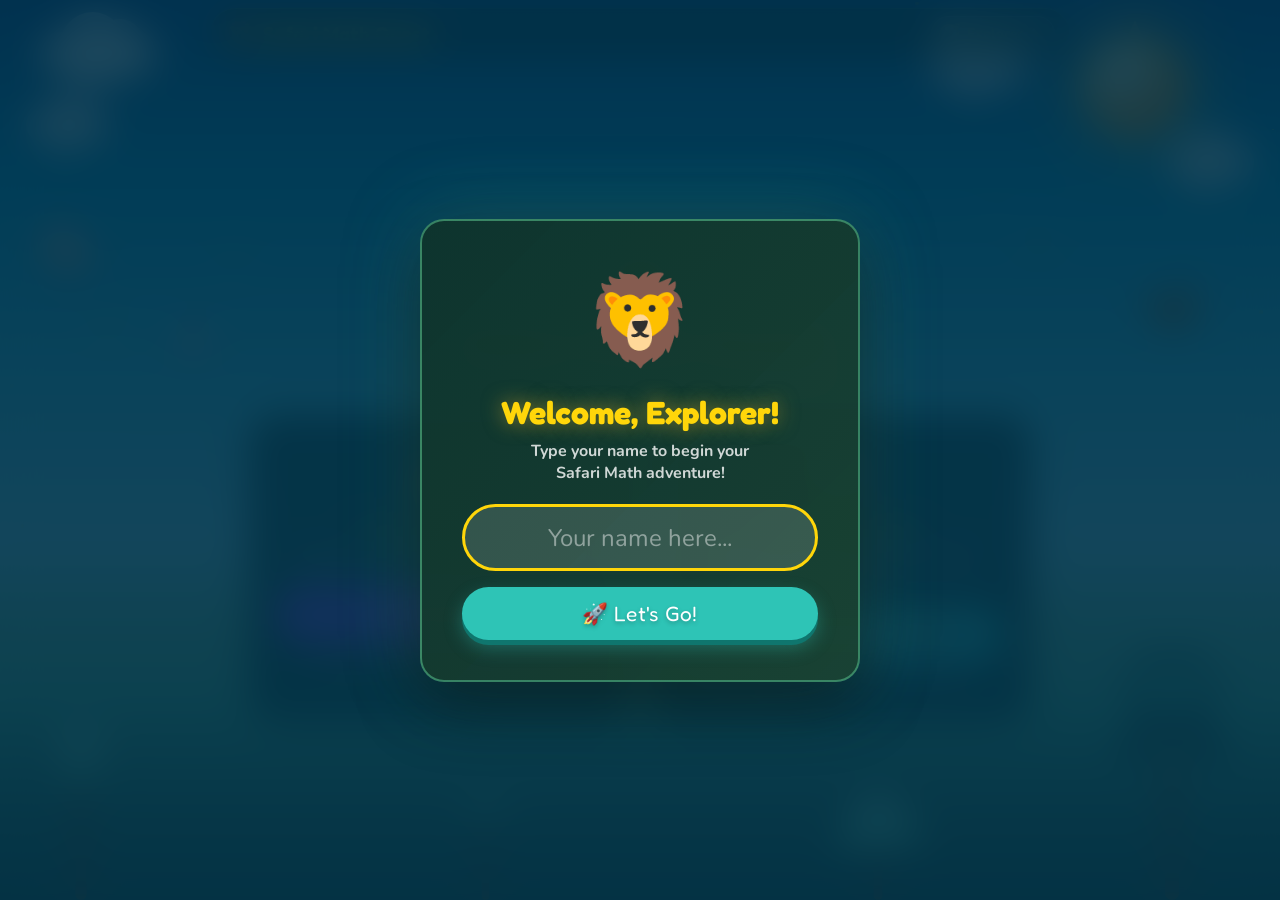
<file: p3/index.html>
<!DOCTYPE html>
<html lang="en">
<head>
<meta charset="UTF-8">
<meta name="viewport" content="width=device-width,initial-scale=1,maximum-scale=1,user-scalable=no">
<title>🦁 Safari Math Quest</title>
<link rel="preconnect" href="https://fonts.googleapis.com">
<link rel="preconnect" href="https://fonts.gstatic.com" crossorigin>
<link href="https://fonts.googleapis.com/css2?family=Fredoka+One&family=Nunito:wght@700;800;900&display=swap" rel="stylesheet">
<style>
*,*::before,*::after{box-sizing:border-box;margin:0;padding:0;-webkit-tap-highlight-color:transparent}
:root{
  --fd:'Fredoka One',cursive; --fb:'Nunito',sans-serif;
  --gold:#ffd60a; --text:#fff;
  --g:#52b788; --gd:#2d6a4f;
  --y:#ffd60a; --yd:#f48c06;
  --b:#48cae4; --bd:#0096c7;
  --pk:#ff6b9d; --pkd:#c9184a;
  --pu:#a78bfa; --pud:#7c3aed;
  --o:#ff9f1c; --od:#f77f00;
  --tl:#06d6a0; --tld:#028a60;
  --r:clamp(14px,3vw,24px);
}
html,body{width:100%;height:100%;overflow:hidden;font-family:var(--fb);background:#0096c7}

/* ── THAI TROPICAL BACKGROUND ── */
#bg{position:fixed;inset:0;z-index:0;
  background:linear-gradient(180deg,#023e8a 0%,#0096c7 20%,#48cae4 42%,#90e0ef 60%,#74c69d 70%,#52b788 80%,#2d6a4f 92%,#1b4332 100%);
  overflow:hidden}

/* Cheerful tropical sun with felt rays and cute smiling face — positioned in upper open sky */
.sun-wrap{position:absolute;top:2%;right:clamp(20px,6vw,85px);
  width:clamp(96px,16vw,136px);height:clamp(96px,16vw,136px);z-index:1;
  filter:drop-shadow(0 0 36px rgba(255,214,10,.82))}
.sun-svg{width:100%;height:100%;display:block;animation:bob 4s infinite ease-in-out alternate}

/* Fluffy felt clouds */
.cloud{position:absolute;background:rgba(255,255,255,.82);border-radius:60px;
  filter:drop-shadow(0 6px 14px rgba(0,70,120,.12));pointer-events:none;z-index:0}
.cloud::before{content:'';position:absolute;background:rgba(255,255,255,.88);
  border-radius:50%;width:58%;height:180%;top:-44%;left:16%}
.cloud::after{content:'';position:absolute;background:rgba(255,255,255,.82);
  border-radius:50%;width:44%;height:140%;top:-28%;right:10%}

/* Sparkle stars */
.star{position:absolute;background:#ffd60a;border-radius:50%;animation:twk var(--d,3s) var(--dl,0s) infinite alternate ease-in-out}
@keyframes twk{0%{opacity:.2;transform:scale(.7)}100%{opacity:1;transform:scale(1.4)}}

/* Tropical layered ground */
.ground{position:absolute;bottom:0;left:0;right:0;height:22%;
  background:linear-gradient(180deg,#52b788 0%,#2d6a4f 55%,#1b4332 100%);z-index:2}

/* Palm tree silhouettes */
.tree{position:absolute;bottom:0}

/* Animals */
.animal{position:absolute;z-index:3;user-select:none;font-size:clamp(1.8rem,4.5vw,3.2rem);
  animation:bob var(--d,4s) infinite ease-in-out alternate;filter:drop-shadow(0 4px 10px rgba(0,0,0,.3))}
@keyframes bob{0%{transform:translateY(0) rotate(-3deg)}100%{transform:translateY(-14px) rotate(3deg)}}

/* ── NAME MODAL ── */
#name-modal{position:fixed;inset:0;z-index:2000;display:flex;align-items:center;justify-content:center;
  background:rgba(2,48,71,.88);backdrop-filter:blur(18px);padding:16px}
#name-modal.hide{display:none}
.nm-card{background:linear-gradient(135deg,rgba(14,52,45,.96),rgba(27,67,50,.92));
  border:2px solid rgba(82,183,136,.6);border-radius:var(--r);padding:clamp(22px,4vw,40px);
  text-align:center;width:100%;max-width:440px;
  box-shadow:0 24px 64px rgba(0,0,0,.45),0 0 80px rgba(82,183,136,.25)}
.nm-lion{font-size:clamp(3.5rem,12vw,5.5rem);display:block;animation:bob 2.5s infinite ease-in-out alternate;margin-bottom:12px}
.nm-card h2{font-family:var(--fd);color:var(--gold);font-size:clamp(1.4rem,5vw,2rem);margin-bottom:8px;text-shadow:0 0 20px rgba(251,191,36,.5)}
.nm-card p{color:rgba(255,255,255,.8);font-size:clamp(.85rem,2.5vw,1rem);font-weight:700;margin-bottom:20px}
#nm-input{width:100%;padding:clamp(12px,3vw,16px) 20px;border-radius:100px;
  border:3px solid rgba(82,183,136,.6);background:rgba(255,255,255,.14);
  color:#fff;font-family:var(--fd);font-size:clamp(1.1rem,4vw,1.5rem);text-align:center;
  outline:none;transition:border-color .2s;margin-bottom:16px}
#nm-input::placeholder{color:rgba(255,255,255,.45);font-family:var(--fb)}
#nm-input:focus{border-color:var(--gold)}

/* ── BUTTONS ── */
.btn{font-family:var(--fd);letter-spacing:.3px;border:none;border-radius:100px;
  cursor:pointer;position:relative;top:0;
  transition:top .1s,box-shadow .1s,filter .1s;
  text-shadow:0 2px 4px rgba(0,0,0,.25);font-size:clamp(.9rem,2.8vw,1.15rem);
  padding:clamp(10px,2.2vw,14px) clamp(16px,4vw,26px);color:#fff}
.btn:active{top:4px;filter:brightness(.9)}
.btn.full{width:100%;display:block}
.bg{background:#2ec4b6;box-shadow:0 5px 0 #0f766e,0 8px 18px rgba(46,196,182,.35)}
.by{background:#ffd166;box-shadow:0 5px 0 #f48c06,0 8px 18px rgba(255,209,102,.35);color:#78350f}
.bb{background:#00b4d8;box-shadow:0 5px 0 #0077b6,0 8px 18px rgba(0,180,216,.35);color:#fff}
.bpk{background:#ff70a6;box-shadow:0 5px 0 #c9184a,0 8px 18px rgba(255,112,166,.35)}
.bpu{background:#8338ec;box-shadow:0 5px 0 #5a189a,0 8px 18px rgba(131,56,236,.35)}
.bo{background:#ff9f1c;box-shadow:0 5px 0 #e85d04,0 8px 18px rgba(255,159,28,.35)}
.bg:active{box-shadow:0 1px 0 #0f766e}.by:active{box-shadow:0 1px 0 #f48c06}
.bb:active{box-shadow:0 1px 0 #0077b6}.bpk:active{box-shadow:0 1px 0 #c9184a}
.bpu:active{box-shadow:0 1px 0 #5a189a}.bo:active{box-shadow:0 1px 0 #e85d04}
.btn-gold{background:linear-gradient(135deg,#ffd166,#ff9f1c);box-shadow:0 5px 0 #d97706,0 0 0 0 rgba(255,209,102,.6);
  color:#78350f;animation:gp 1.4s infinite;font-size:clamp(.95rem,3.2vw,1.25rem)}
@keyframes gp{0%,100%{box-shadow:0 5px 0 #d97706,0 0 0 0 rgba(255,209,102,.6)}50%{box-shadow:0 5px 0 #d97706,0 0 0 14px rgba(255,209,102,0)}}

/* ── APP SHELL ── */
#app{position:relative;z-index:10;width:100%;height:100%;
  display:flex;flex-direction:column;align-items:center;
  padding:clamp(4px,1vw,8px);gap:clamp(4px,1vw,7px);overflow:hidden}

/* ── TOPBAR ── */
#topbar{width:100%;max-width:860px;display:flex;align-items:center;justify-content:space-between;
  padding:7px 14px;background:rgba(10,45,40,.68);backdrop-filter:blur(16px);
  border-radius:100px;border:1.5px solid rgba(82,183,136,.38);flex-shrink:0}
.brand{display:flex;align-items:center;gap:8px}
.brand .li{font-size:1.5rem;animation:bob 3s infinite ease-in-out alternate}
.brand h1{font-family:var(--fd);color:var(--gold);font-size:clamp(.9rem,3vw,1.25rem);
  text-shadow:0 0 14px rgba(255,214,10,.6)}
.topright{display:flex;align-items:center;gap:8px}
.stamp{background:linear-gradient(135deg,#2ec4b6,#0f766e);border-radius:100px;
  padding:4px 12px;font-size:.74rem;font-weight:900;color:#fff;
  box-shadow:0 2px 8px rgba(46,196,182,.4);display:none}
.stamp.on{display:flex;align-items:center;gap:4px}
.ppill{display:flex;align-items:center;gap:6px;background:rgba(255,255,255,.14);
  border:1.5px solid rgba(255,255,255,.25);border-radius:100px;padding:4px 11px 4px 6px;
  cursor:pointer;color:#fff;font-family:var(--fb);font-weight:800;font-size:.85rem;
  transition:background .2s,transform .15s}
.ppill:hover{background:rgba(255,255,255,.24);transform:scale(1.04)}
.ppill .pnm{color:var(--gold);max-width:88px;white-space:nowrap;overflow:hidden;text-overflow:ellipsis}

/* ── MAIN ── */
#main{width:100%;max-width:860px;flex:1;min-height:0;display:flex;flex-direction:column}
.screen{display:none;flex-direction:column;height:100%}
.screen.active{display:flex}

/* ── CARD STYLES ── */
.glass{background:rgba(255,255,255,.14);backdrop-filter:blur(18px);
  border:1.5px solid rgba(255,255,255,.28);border-radius:var(--r);
  box-shadow:0 8px 32px rgba(0,0,0,.22),inset 0 1px 0 rgba(255,255,255,.2)}
.card{background:rgba(12,54,48,.84);backdrop-filter:blur(20px);
  border:1.5px solid rgba(82,183,136,.5);border-radius:var(--r);
  box-shadow:0 10px 32px rgba(0,0,0,.28),inset 0 1px 0 rgba(255,255,255,.15)}

/* ── SCREEN: START ── */
#sc-start{flex:1;align-items:center;justify-content:center;gap:clamp(10px,2.2vw,18px)}
.hero{text-align:center;color:#fff}
.hero .crown{font-size:clamp(2.2rem,6.5vw,3.6rem);display:block;animation:bob 2.5s infinite ease-in-out alternate;filter:drop-shadow(0 4px 12px rgba(255,214,10,.6))}
.hero h2{font-family:var(--fd);font-size:clamp(1.5rem,5.5vw,2.7rem);color:var(--gold);
  text-shadow:0 0 32px rgba(251,191,36,.95),0 3px 0 rgba(0,0,0,.35);line-height:1.15;letter-spacing:.5px}
.hero p{font-size:clamp(.85rem,2.4vw,1.1rem);color:rgba(255,255,255,.9);margin-top:5px;font-weight:800;text-shadow:0 2px 8px rgba(0,0,0,.3)}
.mode-grid{width:100%;max-width:780px;display:grid;grid-template-columns:1fr 1fr;gap:clamp(12px,2.6vw,22px)}
.mcard{padding:clamp(16px,2.8vw,26px);display:flex;flex-direction:column;align-items:center;text-align:center;gap:8px;border-radius:clamp(16px,3vw,26px)}
.mcard .mi{font-size:clamp(2rem,5.2vw,3rem);filter:drop-shadow(0 4px 8px rgba(0,0,0,.25))}
.mcard .mt{font-family:var(--fd);color:var(--gold);font-size:clamp(1.05rem,3vw,1.35rem);letter-spacing:.4px}
.mcard .md{color:rgba(255,255,255,.82);font-size:clamp(.78rem,2vw,.96rem);font-weight:700;line-height:1.35}
.mcard .ml{font-size:clamp(.7rem,1.8vw,.82rem);color:rgba(255,255,255,.55);font-weight:800;margin-top:3px}

/* ── SCREEN: TRAINING ── */
#sc-train{flex:1;gap:clamp(8px,2vw,13px)}
.tbar{display:flex;align-items:center;gap:10px;flex-shrink:0;
  background:rgba(10,45,40,.68);backdrop-filter:blur(14px);
  border-radius:100px;border:1.5px solid rgba(82,183,136,.38);
  padding:5px 12px;width:100%}
.bk{background:rgba(255,255,255,.14);border:1.5px solid rgba(255,255,255,.24);
  border-radius:100px;padding:5px 13px;color:#fff;font-weight:800;font-size:.85rem;
  cursor:pointer;transition:background .2s}
.bk:hover{background:rgba(255,255,255,.24)}
.tbar-title{font-family:var(--fd);color:var(--gold);font-size:clamp(.88rem,2.6vw,1.15rem);
  text-shadow:0 0 10px rgba(251,191,36,.5)}
.camps{display:grid;grid-template-columns:repeat(auto-fit,minmax(130px,1fr));
  gap:clamp(8px,2vw,14px);flex:1;min-height:0;align-content:start}
.camp{display:flex;flex-direction:column;align-items:center;justify-content:center;
  text-align:center;gap:5px;padding:clamp(12px,2.5vw,20px);cursor:pointer;
  transition:transform .2s}
.camp:hover{transform:scale(1.05)}
.camp:active{transform:scale(.97)}
.camp .ci{font-size:clamp(1.7rem,4.5vw,2.4rem)}
.camp .cn{font-family:var(--fd);color:var(--gold);font-size:clamp(.82rem,2.3vw,1rem)}
.camp .cd{color:rgba(255,255,255,.65);font-size:clamp(.68rem,1.8vw,.8rem);font-weight:700}
.camp .cs{font-size:1.1rem;margin-top:2px}

/* Training practice area */
#t-prac{flex:1;min-height:0;display:none;flex-direction:column;gap:clamp(8px,2vw,12px)}
#t-prac.visible{display:flex}

/* ── SCREEN: EXAM ── */
#sc-exam{gap:clamp(7px,1.8vw,12px);flex:1}
.prow{display:flex;align-items:center;gap:10px;flex-shrink:0;
  background:rgba(10,45,40,.68);backdrop-filter:blur(14px);
  border-radius:100px;border:1.5px solid rgba(82,183,136,.38);
  padding:5px 14px;width:100%}
.qlbl{font-family:var(--fd);color:var(--gold);font-size:clamp(.82rem,2.3vw,1.05rem);
  white-space:nowrap;text-shadow:0 0 12px rgba(251,191,36,.7)}
.ptrack{flex:1;height:clamp(9px,1.8vw,14px);background:rgba(0,0,0,.35);border-radius:100px;
  overflow:hidden;border:1.5px solid rgba(255,255,255,.15)}
.pfill{height:100%;background:linear-gradient(90deg,#22c55e,#86efac);border-radius:100px;
  transition:width .5s cubic-bezier(.4,0,.2,1);box-shadow:0 0 10px rgba(34,197,94,.7)}
.slbl{font-family:var(--fd);color:var(--gold);font-size:clamp(.82rem,2.3vw,1.05rem);white-space:nowrap}

/* ── QUESTION CARD ── */
#qcard,#t-qcard{padding:clamp(10px,2vw,18px);display:flex;flex-direction:column;
  align-items:center;justify-content:flex-start;text-align:center;
  gap:clamp(6px,1.4vw,10px);flex:1;min-height:0;overflow:visible}
.zbadge{font-family:var(--fd);font-size:clamp(.68rem,1.8vw,.85rem);
  padding:4px 13px;border-radius:100px;background:rgba(255,255,255,.18);
  border:1px solid rgba(255,255,255,.28);color:var(--gold);letter-spacing:.5px;flex-shrink:0;margin-top:2px}
#q-prompt,#t-prompt{font-size:clamp(.88rem,2.4vw,1.12rem);color:rgba(255,255,255,.94);
  font-weight:800;flex-shrink:0;max-width:100%}

/* ── THE DISPLAY BOX ── */
#q-disp,#t-disp{width:100%;background:rgba(0,0,0,.28);border:1.5px solid rgba(255,255,255,.2);
  border-radius:clamp(10px,2.5vw,18px);
  display:flex;align-items:center;justify-content:center;
  padding:clamp(6px,1.8vw,14px) clamp(10px,2.5vw,18px);
  overflow:visible;text-align:center;flex:1;min-height:min(22vh,125px);max-height:min(34vh,190px)}

/* ── DISPLAY TYPE CLASSES ── */
/* Long text (word problems, number-to-words options display) */
.dw{font-family:var(--fd);font-size:clamp(.95rem,3vw,1.9rem);color:#fff;
  white-space:normal;word-break:break-word;overflow-wrap:break-word;line-height:1.35;
  text-shadow:0 2px 6px rgba(0,0,0,.3)}
/* Short single number */
.dn{font-family:var(--fd);font-size:clamp(2.2rem,7vw,4.2rem);color:#fff;
  text-shadow:0 2px 8px rgba(0,0,0,.3)}
/* Equation / expanded form — must wrap */
.de{font-family:var(--fd);font-size:clamp(.8rem,2.3vw,1.45rem);color:#fff;
  white-space:normal;word-break:break-word;overflow-wrap:break-word;line-height:1.4;
  text-shadow:0 2px 6px rgba(0,0,0,.3)}
/* Sequence chips row */
.ds{display:flex;align-items:center;justify-content:center;flex-wrap:wrap;gap:clamp(4px,1.2vw,8px)}
.chip{font-family:var(--fd);font-size:clamp(.9rem,3vw,1.7rem);color:#fff;
  background:rgba(255,255,255,.15);border-radius:10px;
  padding:clamp(4px,1vw,8px) clamp(8px,2vw,14px)}
.chip.miss{color:#fbbf24;border:2px dashed #fbbf24;background:rgba(251,191,36,.1);
  animation:cpulse 1s infinite alternate}
@keyframes cpulse{0%{opacity:.6}100%{opacity:1}}
.csep{font-family:var(--fd);font-size:clamp(.9rem,2.5vw,1.5rem);color:rgba(255,255,255,.45)}
/* Place value highlight */
.dpv{display:flex;align-items:flex-end;justify-content:center;gap:clamp(2px,0.6vw,6px);flex-wrap:nowrap}
.pvd{display:flex;flex-direction:column;align-items:center;font-family:var(--fd);
  font-size:clamp(1.8rem,6vw,3.8rem);color:#fff;padding:0 clamp(1px,.3vw,4px)}
.pvd.hl{color:#fbbf24;text-shadow:0 0 18px rgba(251,191,36,.8)}
.pvd small{font-size:clamp(.42rem,1.1vw,.65rem);color:rgba(255,255,255,.45);
  font-family:var(--fb);font-weight:800;text-transform:uppercase}
.pvc{font-family:var(--fd);font-size:clamp(1.8rem,6vw,3.8rem);color:rgba(255,255,255,.35);align-self:flex-end}
/* Vertical math — right-aligned monospace */
.dv{display:inline-flex;flex-direction:column;align-items:flex-end;
  font-family:'Courier New',monospace;font-size:clamp(1.15rem,3.2vw,1.85rem);line-height:1.15;
  color:#fff;gap:2px;text-align:right;padding:4px 14px;letter-spacing:2px}
.vr{white-space:nowrap;line-height:1.15}
.vop{border-bottom:2.5px solid rgba(255,255,255,.8);padding-bottom:2px;margin-bottom:2px;
  display:flex;align-items:center;gap:10px;justify-content:flex-end;line-height:1.15}
.vsym{color:#fbbf24}
.vans{color:#fbbf24;line-height:1.15}
/* Comparison display */
.dcmp{display:flex;align-items:center;justify-content:center;gap:clamp(10px,3vw,22px);flex-wrap:wrap}
.cnum{font-family:var(--fd);font-size:clamp(1.4rem,4.5vw,3rem);color:#fff}
.cslot{font-family:var(--fd);font-size:clamp(1.4rem,4.5vw,3rem);color:#fbbf24;
  background:rgba(251,191,36,.15);border:2px dashed rgba(251,191,36,.5);
  border-radius:10px;padding:2px 16px}
/* Brackets */
.dbr{font-family:var(--fd);font-size:clamp(1.1rem,3.8vw,2.4rem);color:#fff;line-height:1.4}
.brin{color:#f472b6}.brsym{color:#fbbf24}
/* Story problem */
.dst-wrap{display:flex;flex-direction:column;align-items:center;justify-content:center;gap:6px;width:100%}
.dst{font-size:clamp(.88rem,2.4vw,1.2rem);color:#fff;line-height:1.6;font-weight:700;text-align:center;max-width:95%}
.dst strong{color:#ffd60a;background:rgba(255,214,10,.2);border:1.5px solid rgba(255,214,10,.5);border-radius:8px;padding:1px 8px;display:inline-block;margin:0 2px}
.story-eq{font-family:var(--fd);font-size:clamp(1.1rem,3.2vw,1.6rem);color:#ffd60a;
  background:rgba(0,0,0,.35);border:2px dashed rgba(255,214,10,.6);border-radius:12px;
  padding:4px 18px;margin-top:6px;display:inline-block;box-shadow:0 4px 12px rgba(0,0,0,.2)}

/* ── ANSWER BUTTONS ── */
#answers{display:grid;grid-template-columns:1fr 1fr;gap:clamp(7px,1.8vw,12px);
  width:100%;flex-shrink:0}
#answers.tri{grid-template-columns:1fr 1fr 1fr}
.abtn{font-family:var(--fd);font-size:clamp(.98rem,3.2vw,1.42rem);
  padding:clamp(12px,2.4vw,18px) 8px;border-radius:clamp(12px,2.5vw,20px);
  border:none;cursor:pointer;color:#1c1917;background:#fff;
  box-shadow:0 5px 0 #cbd5e1,0 8px 18px rgba(0,0,0,.18);
  transition:top .1s,box-shadow .1s,background .15s,transform .15s;
  position:relative;top:0;white-space:normal;word-break:break-word;
  line-height:1.2;text-align:center}
.abtn:active{top:4px;box-shadow:0 1px 0 #cbd5e1}
.abtn:hover{background:#fffbeb;transform:scale(1.02)}
.abtn.ok{background:#dcfce7;box-shadow:0 5px 0 #16a34a;color:#14532d}
.abtn.no{background:#fee2e2;box-shadow:0 5px 0 #dc2626;color:#991b1b}
.abtn:disabled{cursor:not-allowed}
/* Smaller text for long answers (ordering, words) */
.abtn.sm{font-size:clamp(.72rem,2.1vw,1rem);padding:clamp(10px,2vw,15px) 6px}

/* ── ORDER TAP (interactive ordering with remove/undo) ── */
.ord-container{display:flex;flex-direction:column;align-items:center;gap:6px;width:100%}
.oti-row{display:flex;align-items:center;justify-content:center;flex-wrap:wrap;gap:clamp(6px,2vw,10px)}
.otile{font-family:var(--fd);font-size:clamp(.95rem,3vw,1.4rem);color:#fff;
  background:linear-gradient(135deg,#00b4d8,#0077b6);
  border:2px solid #90e0ef;border-radius:14px;
  padding:clamp(7px,1.5vw,11px) clamp(12px,3vw,20px);
  cursor:pointer;transition:transform .15s,opacity .2s,background .15s,box-shadow .15s;
  box-shadow:0 4px 0 #005f73,0 6px 14px rgba(0,0,0,.25)}
.otile:hover{transform:scale(1.08);background:linear-gradient(135deg,#48cae4,#0096c7)}
.otile:active{transform:scale(.95);box-shadow:0 1px 0 #005f73}
.otile.used{opacity:.35;transform:none;background:rgba(255,255,255,.18);border-color:rgba(255,255,255,.25);color:rgba(255,255,255,.45);cursor:pointer}
.otile.locked{pointer-events:none;opacity:.25}
.ord-tip{font-size:clamp(.68rem,1.8vw,.82rem);color:rgba(255,255,255,.8);font-weight:800;letter-spacing:.3px}
.oslots-grid{display:grid;grid-template-columns:1fr 1fr 1fr 1fr;gap:clamp(6px,1.5vw,10px);width:100%}
.oslot{font-family:var(--fd);font-size:clamp(.88rem,2.8vw,1.3rem);
  border:2px dashed rgba(255,255,255,.32);border-radius:14px;
  min-height:clamp(38px,7vw,50px);display:flex;align-items:center;justify-content:center;
  color:rgba(255,255,255,.4);background:rgba(0,0,0,.2);transition:all .2s;font-weight:700;
  cursor:pointer;position:relative;user-select:none}
.oslot .oslot-pos{position:absolute;top:2px;left:6px;font-size:.62rem;color:rgba(255,255,255,.4);font-family:var(--fb);font-weight:800}
.oslot.filled{color:#fff;background:rgba(0,180,216,.5);border-style:solid;border-color:#48cae4;box-shadow:0 3px 10px rgba(0,180,216,.3)}
.oslot.filled:hover{background:rgba(255,107,157,.45);border-color:#ff6b9d}
.oslot.filled:active{transform:scale(.95)}
.oslot.ok{background:rgba(46,196,182,.55);border-color:#2ec4b6;border-style:solid;color:#fff}
.oslot.no{background:rgba(239,68,68,.48);border-color:#ef4444;border-style:solid;color:#fff}
.ord-action-row{width:100%;margin-top:4px}
.ord-check-btn{font-size:clamp(.92rem,2.6vw,1.15rem);padding:clamp(8px,1.8vw,13px) 20px;opacity:.55;cursor:not-allowed;transition:all .2s}
.ord-check-btn.ready{opacity:1;cursor:pointer;animation:gp 1.4s infinite}

/* Exam toolbar */
.ebar{display:flex;justify-content:center;gap:10px;flex-shrink:0}
.tbtn{background:rgba(10,45,40,.6);border:1.5px solid rgba(82,183,136,.4);
  border-radius:100px;color:#fff;cursor:pointer;padding:7px 16px;
  font-weight:800;font-size:clamp(.72rem,2.2vw,.9rem);display:flex;align-items:center;gap:5px;
  transition:background .2s,transform .15s}
.tbtn:hover{background:rgba(255,255,255,.2);transform:scale(1.04)}

/* ── SCREEN: RESULTS (ONE FRAME FIT) ── */
#sc-res{flex:1;min-height:0;align-items:center;justify-content:center;
  gap:clamp(5px,1.2vh,10px);overflow:hidden;padding:2px}
.res-hdr{display:flex;align-items:center;justify-content:center;gap:10px;flex-wrap:wrap}
.rtrophy{font-size:clamp(1.8rem,5vw,2.8rem);animation:bob 2s infinite ease-in-out alternate}
.tpill{font-family:var(--fd);font-size:clamp(.9rem,2.8vw,1.3rem);padding:5px 20px;
  border-radius:100px;letter-spacing:.4px}
.tg{background:linear-gradient(135deg,#ffd166,#ff9f1c);color:#78350f;box-shadow:0 0 25px rgba(255,209,102,.6)}
.ts{background:linear-gradient(135deg,#e2e8f0,#94a3b8);color:#1e293b}
.tb{background:linear-gradient(135deg,#d97706,#92400e);color:#fff}
.rscore{font-family:var(--fd);font-size:clamp(1.4rem,4.5vw,2.4rem);color:#fff;
  text-shadow:0 0 20px rgba(255,255,255,.5)}
.rmsg{color:rgba(255,255,255,.94);font-size:clamp(.78rem,2vw,.94rem);font-weight:800;text-align:center;max-width:440px}

/* Near-miss card (compact) */
.nmcard{width:100%;max-width:440px;padding:clamp(12px,2.5vw,18px);text-align:center;color:#fff;display:flex;flex-direction:column;gap:8px}
.nm-btns{display:flex;flex-direction:row;justify-content:center;gap:8px;flex-wrap:wrap;width:100%;margin-top:4px}
.nm-btns .btn{flex:1;min-width:130px;padding:9px 12px;font-size:clamp(.78rem,2vw,.92rem)}

/* Certificate wrapper - A4 Landscape Proportion (1200 x 848) */
.certsec-wrap{display:flex;flex-direction:column;align-items:center;justify-content:center;gap:8px;width:100%}
.certwrap{width:100%;max-width:min(92vw,580px);aspect-ratio:1200/848;max-height:min(46vh,380px);border-radius:var(--r);
  overflow:hidden;box-shadow:0 12px 36px rgba(0,0,0,.5);border:2px solid rgba(255,214,10,.7);
  display:flex;align-items:center;justify-content:center;background:#091e3a}
#cv-cert{width:100%;height:100%;max-width:100%;max-height:100%;display:block;object-fit:contain}
.cert-btns{display:flex;flex-direction:row;justify-content:center;flex-wrap:wrap;gap:8px;width:100%;max-width:520px}
.cert-btns .btn{flex:1;min-width:110px;padding:8px 12px;font-size:clamp(.75rem,2vw,.9rem)}

/* ── FEEDBACK OVERLAY ── */
#fb{position:fixed;inset:0;z-index:500;display:flex;align-items:center;justify-content:center;
  pointer-events:none;opacity:0;transition:opacity .15s}
#fb.show{opacity:1}
#fb-ic{font-size:clamp(5rem,20vw,10rem);animation:fbpop .35s cubic-bezier(.34,1.56,.64,1)}
@keyframes fbpop{from{transform:scale(.2);opacity:0}to{transform:scale(1);opacity:1}}

/* ── SCRATCHPAD ── */
#sp-modal{display:none;position:fixed;inset:0;z-index:800;
  background:rgba(0,0,0,.6);backdrop-filter:blur(8px);
  align-items:center;justify-content:center;padding:12px}
#sp-modal.open{display:flex}
.sp-panel{background:#1e1b4b;border:2px solid rgba(255,255,255,.18);border-radius:var(--r);
  width:100%;max-width:700px;height:min(92vh,560px);
  display:flex;flex-direction:column;overflow:hidden;box-shadow:0 24px 64px rgba(0,0,0,.6)}
.sp-hdr{display:flex;align-items:center;justify-content:space-between;
  padding:10px 14px;background:rgba(255,255,255,.06);border-bottom:1px solid rgba(255,255,255,.1)}
.sp-hdr h3{font-family:var(--fd);color:var(--gold);font-size:1.05rem}
.sp-tools{display:flex;gap:8px;align-items:center;flex-wrap:wrap}
.sc{width:26px;height:26px;border-radius:50%;border:3px solid transparent;cursor:pointer;transition:transform .15s,border-color .15s}
.sc.on,.sc:hover{border-color:#fff;transform:scale(1.25)}
.sa{background:rgba(255,255,255,.12);border:1.5px solid rgba(255,255,255,.2);
  color:#fff;padding:5px 12px;border-radius:100px;font-size:.78rem;font-weight:800;cursor:pointer;transition:all .2s}
.sa:hover{background:rgba(255,255,255,.25)}
.sa.on{background:rgba(255,214,10,.35)!important;border-color:var(--gold)!important;color:#fff!important;box-shadow:0 0 12px rgba(255,214,10,.4)}
#cv-scratch{flex:1;width:100%;background:#fff;cursor:crosshair;touch-action:none}

/* ── CONFETTI ── */
.conf{position:fixed;pointer-events:none;z-index:900;
  animation:cfall var(--cd,3s) var(--cld,0s) linear forwards}
@keyframes cfall{0%{transform:translateY(-10px) rotate(0deg);opacity:1}100%{transform:translateY(110vh) rotate(720deg);opacity:0}}

/* ── HINT BOX (training) ── */
.hint-box{padding:10px 14px;color:#fff;font-size:clamp(.78rem,2.2vw,.95rem);
  font-weight:700;text-align:center;border-radius:clamp(10px,2.5vw,16px);flex-shrink:0}

/* ── CAMP COMPLETE CARD ── */
.cc-done{display:flex;flex-direction:column;align-items:center;justify-content:center;
  text-align:center;gap:12px;flex:1;color:#fff}
.cc-done .big-em{font-size:clamp(3rem,10vw,5rem);animation:bob 2s infinite ease-in-out alternate}
.cc-done h3{font-family:var(--fd);color:var(--gold);font-size:clamp(1.2rem,4vw,1.8rem)}
.cc-done p{font-size:clamp(.85rem,2.5vw,1rem);font-weight:700;opacity:.85}

.hidden{display:none!important}
</style>
</head>
<body>

<!-- NAME MODAL -->
<div id="name-modal" class="hide">
  <div class="nm-card">
    <span class="nm-lion">🦁</span>
    <h2>Welcome, Explorer!</h2>
    <p>Type your name to begin your<br>Safari Math adventure!</p>
    <input type="text" id="nm-input" placeholder="Your name here..." maxlength="20">
    <button class="btn bg full" onclick="submitName()" style="font-size:clamp(1rem,3.5vw,1.3rem)">🚀 Let's Go!</button>
  </div>
</div>

<!-- THAI TROPICAL SCENE -->
<div id="bg">
  <div class="sun-wrap">
    <svg class="sun-svg" viewBox="0 0 120 120">
      <!-- Felt rays -->
      <g fill="#ffd166">
        <polygon points="60,2 67,18 53,18"/>
        <polygon points="60,118 67,102 53,102"/>
        <polygon points="2,60 18,67 18,53"/>
        <polygon points="118,60 102,67 102,53"/>
        <polygon points="19,19 34,26 26,34"/>
        <polygon points="101,101 86,94 94,86"/>
        <polygon points="19,101 26,86 34,94"/>
        <polygon points="101,19 94,34 86,26"/>
      </g>
      <!-- Sun Body -->
      <circle cx="60" cy="60" r="42" fill="url(#sunGrad)"/>
      <!-- Rosy Cheeks -->
      <ellipse cx="44" cy="68" rx="6" ry="4" fill="#ff70a6" opacity="0.65"/>
      <ellipse cx="76" cy="68" rx="6" ry="4" fill="#ff70a6" opacity="0.65"/>
      <!-- Cute Eyes -->
      <circle cx="48" cy="56" r="3.5" fill="#2d3748"/>
      <circle cx="72" cy="56" r="3.5" fill="#2d3748"/>
      <circle cx="49" cy="54.8" r="1.2" fill="#fff"/>
      <circle cx="73" cy="54.8" r="1.2" fill="#fff"/>
      <!-- Smile -->
      <path d="M 52 66 Q 60 74 68 66" stroke="#2d3748" stroke-width="2.6" stroke-linecap="round" fill="none"/>
      <defs>
        <radialGradient id="sunGrad" cx="38%" cy="35%">
          <stop offset="0%" stop-color="#fffde7"/>
          <stop offset="65%" stop-color="#ffd166"/>
          <stop offset="100%" stop-color="#f48c06"/>
        </radialGradient>
      </defs>
    </svg>
  </div>
  <!-- Fluffy felt clouds positioned in upper sky margins -->
  <div class="cloud" style="top:3.5%;left:3%;width:clamp(75px,13vw,120px);height:clamp(26px,4.2vw,44px);opacity:0.85"></div>
  <div class="cloud" style="top:5%;right:clamp(150px,22vw,250px);width:clamp(65px,11vw,105px);height:clamp(24px,3.8vw,40px);opacity:0.8"></div>
  <div class="cloud" style="top:12%;left:2%;width:clamp(55px,9vw,85px);height:clamp(20px,3.4vw,34px);opacity:0.75"></div>
  <div class="cloud" style="top:16%;right:2%;width:clamp(60px,10vw,90px);height:clamp(22px,3.6vw,36px);opacity:0.75"></div>
  <!-- Sparkle stars -->
  <div class="star" style="width:8px;height:8px;top:28%;left:18%;--d:2.8s;--dl:.4s"></div>
  <div class="star" style="width:6px;height:6px;top:23%;right:22%;--d:3.5s;--dl:1s"></div>
  <div class="star" style="width:10px;height:10px;top:36%;left:8%;--d:4s;--dl:.2s"></div>
  <div class="star" style="width:7px;height:7px;top:33%;right:8%;--d:3.2s;--dl:.8s"></div>
  <!-- Tropical ground with palm trees -->
  <div class="ground">
    <!-- Palm tree left -->
    <svg class="tree" style="left:2%;width:clamp(55px,11vw,110px)" viewBox="0 0 80 160">
      <rect x="36" y="70" width="8" height="90" rx="4" fill="#5c3d1a"/>
      <ellipse cx="40" cy="60" rx="36" ry="11" fill="#2d6a4f" transform="rotate(-35 40 60)"/>
      <ellipse cx="40" cy="60" rx="36" ry="11" fill="#2d6a4f" transform="rotate(35 40 60)"/>
      <ellipse cx="40" cy="52" rx="32" ry="10" fill="#52b788" transform="rotate(-60 40 52)"/>
      <ellipse cx="40" cy="52" rx="32" ry="10" fill="#52b788" transform="rotate(60 40 52)"/>
      <ellipse cx="40" cy="45" rx="26" ry="9" fill="#74c69d"/>
    </svg>
    <!-- Palm tree right large -->
    <svg class="tree" style="right:3%;width:clamp(72px,14vw,140px)" viewBox="0 0 80 160">
      <rect x="36" y="65" width="8" height="95" rx="4" fill="#5c3d1a"/>
      <ellipse cx="40" cy="55" rx="38" ry="12" fill="#1b4332" transform="rotate(-40 40 55)"/>
      <ellipse cx="40" cy="55" rx="38" ry="12" fill="#1b4332" transform="rotate(40 40 55)"/>
      <ellipse cx="40" cy="46" rx="34" ry="11" fill="#2d6a4f" transform="rotate(-65 40 46)"/>
      <ellipse cx="40" cy="46" rx="34" ry="11" fill="#2d6a4f" transform="rotate(65 40 46)"/>
      <ellipse cx="40" cy="38" rx="28" ry="9" fill="#52b788"/>
    </svg>
    <!-- Small palm mid-left -->
    <svg class="tree" style="left:35%;width:clamp(36px,7vw,75px)" viewBox="0 0 80 160">
      <rect x="36" y="75" width="8" height="85" rx="4" fill="#5c3d1a"/>
      <ellipse cx="40" cy="66" rx="30" ry="9" fill="#2d6a4f" transform="rotate(-30 40 66)"/>
      <ellipse cx="40" cy="66" rx="30" ry="9" fill="#2d6a4f" transform="rotate(30 40 66)"/>
      <ellipse cx="40" cy="58" rx="24" ry="8" fill="#52b788"/>
    </svg>
    <!-- Small bush/tropical mid-right -->
    <svg class="tree" style="right:28%;width:clamp(44px,9vw,88px)" viewBox="0 0 80 120">
      <rect x="36" y="65" width="8" height="55" rx="4" fill="#5c3d1a"/>
      <ellipse cx="40" cy="52" rx="34" ry="26" fill="#2d6a4f"/>
      <ellipse cx="22" cy="62" rx="20" ry="16" fill="#52b788"/>
      <ellipse cx="58" cy="58" rx="22" ry="18" fill="#52b788"/>
      <ellipse cx="40" cy="42" rx="26" ry="18" fill="#74c69d"/>
    </svg>
  </div>
  <!-- Thai Animals -->
  <div class="animal" style="top:24%;left:3%;--d:3.8s">🐘</div>
  <div class="animal" style="top:30%;right:6%;--d:4.2s">🦋</div>
  <div class="animal" style="top:36%;left:14%;--d:5s;font-size:1.4rem">🌸</div>
  <div class="animal" style="top:26%;right:18%;--d:3.8s;font-size:1.2rem">✨</div>
</div>

<!-- APP -->
<div id="app">
  <nav id="topbar">
    <div class="brand"><span class="li">🦁</span><h1>Safari Math Quest</h1></div>
    <div class="topright">
      <div class="stamp" id="stamp">🎫 Passport Stamped</div>
      <button class="ppill" onclick="changeName()">
        <span style="font-size:1.15rem">🧭</span>
        <span class="pnm" id="disp-name">Explorer</span>
        <span style="font-size:.7rem;opacity:.6">✏️</span>
      </button>
    </div>
  </nav>

  <div id="main">

    <!-- START -->
    <section class="screen active" id="sc-start">
      <div class="hero">
        <span class="crown">👑</span>
        <h2>Safari Math Quest</h2>
        <p>MEP Prathomsuksa 3 · 15 Savanna Challenges</p>
      </div>
      <div class="mode-grid">
        <div class="glass card mcard">
          <div class="mi">🏕️</div>
          <div class="mt">Training Grounds</div>
          <div class="md">5 practice camps · hints · unlimited retries</div>
          <button class="btn bpu full" style="margin-top:6px;font-size:clamp(1.02rem,3vw,1.25rem);padding:clamp(12px,2.5vw,16px) 20px" onclick="goTrain()">Enter Training 🧭</button>
          <div class="ml">Complete 5 camps → unlock Exam Mode</div>
        </div>
        <div class="glass card mcard">
          <div class="mi">⚔️</div>
          <div class="mt">Exam Challenge</div>
          <div class="md">15 graded questions · earn your Gold Certificate!</div>
          <button class="btn bg full" style="margin-top:6px;font-size:clamp(1.02rem,3vw,1.25rem);padding:clamp(12px,2.5vw,16px) 20px" id="btn-exam" onclick="startExam()">Start Safari Exam 🏆</button>
          <div class="ml" id="exam-lock">🔒 Complete all 5 Training Camps first</div>
        </div>
      </div>
    </section>

    <!-- TRAINING -->
    <section class="screen" id="sc-train">
      <div id="camp-hub" style="display:flex;flex-direction:column;flex:1;min-height:0;gap:clamp(8px,2vw,13px)">
        <div class="tbar" id="t-hub-bar">
          <button class="bk" onclick="goHome()">← Home</button>
          <span class="tbar-title">🏕️ Training Grounds</span>
        </div>
        <div class="camps" id="camp-grid">
          <div class="glass camp" onclick="startCamp(0)"><div class="ci">🧭</div><div class="cn">Place Value</div><div class="cd">Numbers to 99,999</div><div class="cs" id="cs0">⬜</div></div>
          <div class="glass camp" onclick="startCamp(1)"><div class="ci">🐾</div><div class="cn">Pattern Trails</div><div class="cd">Sequences & ordering</div><div class="cs" id="cs1">⬜</div></div>
          <div class="glass camp" onclick="startCamp(2)"><div class="ci">⛰️</div><div class="cn">Canyon Ops</div><div class="cd">Addition & Subtraction</div><div class="cs" id="cs2">⬜</div></div>
          <div class="glass camp" onclick="startCamp(3)"><div class="ci">🌴</div><div class="cn">Brackets Grove</div><div class="cd">Combined operations</div><div class="cs" id="cs3">⬜</div></div>
          <div class="glass camp" onclick="startCamp(4)"><div class="ci">🦁</div><div class="cn">Leo's Grove</div><div class="cd">Multiply · Divide · Stories</div><div class="cs" id="cs4">⬜</div></div>
        </div>
      </div>
      <div id="t-prac">
        <!-- Practice questions area -->
        <div id="t-main" style="display:flex;flex-direction:column;flex:1;min-height:0;gap:clamp(8px,2vw,12px)">
          <div class="tbar" id="t-lesson-bar">
            <button class="bk" onclick="backCamps()">← Camps</button>
            <span class="tbar-title" id="t-ctitle"></span>
            <span style="color:var(--gold);font-family:var(--fd);font-size:clamp(.85rem,2.2vw,1.05rem);margin-left:auto;text-shadow:0 0 10px rgba(251,191,36,.6)" id="t-prog"></span>
          </div>
          <div class="glass card" id="t-qcard">
            <div class="zbadge" id="t-zbadge"></div>
            <div id="t-prompt"></div>
            <div id="t-disp"></div>
          </div>
          <div id="t-ans" style="display:grid;grid-template-columns:1fr 1fr;gap:clamp(7px,1.8vw,12px);width:100%;flex-shrink:0"></div>
          <div class="glass hint-box by hidden" id="t-hint" style="color:#78350f"><span id="t-hlbl" style="font-weight:900">💡 Lesson Guide:</span> <span id="t-htext"></span></div>
          <div class="ebar">
            <button class="tbtn" onclick="tAudio()">🔊 Hear Question</button>
            <button class="tbtn" onclick="openSP()">✏️ Scratchpad</button>
          </div>
        </div>
        <!-- Camp completion card (shown after all questions) -->
        <div id="t-done" class="cc-done glass card hidden" style="padding:clamp(14px,3vw,24px);flex:1">
          <div class="big-em">🎉</div>
          <h3>Camp Complete!</h3>
          <p id="t-done-score" style="font-size:clamp(.85rem,2.5vw,1rem);font-weight:700;margin-bottom:4px"></p>
          <p style="color:#fde68a;font-size:clamp(.8rem,2.3vw,.95rem)">🎫 Passport Stamped! You can now take the Exam Challenge!</p>
          <div id="t-done-btns" style="display:flex;flex-direction:column;gap:10px;margin-top:14px;width:100%;max-width:320px"></div>
        </div>
      </div>
    </section>

    <!-- EXAM -->
    <section class="screen" id="sc-exam">
      <div class="prow">
        <span class="qlbl" id="q-lbl">Q 1 / 15</span>
        <div class="ptrack"><div class="pfill" id="pfill" style="width:0%"></div></div>
        <span class="slbl" id="s-lbl">⭐ 0</span>
      </div>
      <div class="glass card" id="qcard">
        <div class="zbadge" id="zbadge">Zone A 🧭</div>
        <div id="q-prompt"></div>
        <div id="q-disp"></div>
      </div>
      <div id="answers"></div>
      <div class="ebar">
        <button class="tbtn" onclick="eAudio()">🔊 Hear Question</button>
        <button class="tbtn" onclick="openSP()">✏️ Scratchpad</button>
      </div>
    </section>

    <!-- RESULTS -->
    <section class="screen" id="sc-res">
      <div class="res-hdr">
        <span class="rtrophy" id="r-trophy">🏆</span>
        <div class="tpill tg" id="r-tier">👑 Gold Master!</div>
        <div class="rscore" id="r-score">15 / 15</div>
      </div>
      <div class="rmsg" id="r-msg"></div>

      <!-- VIEW A: Near-miss Silver Challenge (One compact card, fits in frame!) -->
      <div class="glass card nmcard hidden" id="nearmiss">
        <div style="font-size:clamp(1.5rem,4vw,2.2rem)">👑✨</div>
        <div style="font-family:var(--fd);color:var(--gold);font-size:clamp(1rem,3vw,1.35rem)">Awaken the Golden Lion!</div>
        <p style="font-weight:800;font-size:clamp(.8rem,2.2vw,.95rem);color:rgba(255,255,255,.9)" id="nm-desc">You're SO close to Gold! Retry your missed questions now:</p>
        <button class="btn btn-gold full" id="btn-awaken">✨ AWAKEN THE GOLDEN LION (Retry Missed) ✨</button>
        <div class="nm-btns">
          <button class="btn bb" onclick="toggleSilverCert(true)">📜 View Silver Certificate</button>
          <button class="btn bo" onclick="goHome()">🏠 Base Camp</button>
        </div>
      </div>

      <!-- VIEW B: Certificate Section (For Gold or toggled on Silver) -->
      <div class="certsec-wrap hidden" id="certsec">
        <div class="certwrap"><canvas id="cv-cert"></canvas></div>
        <div class="cert-btns">
          <button class="btn bb" id="btn-dl" onclick="dlCert()">💾 Save Certificate</button>
          <button class="btn bpu hidden" id="btn-cert-back" onclick="toggleSilverCert(false)">← Back to Retry</button>
          <button class="btn bo" onclick="goHome()">🏠 Base Camp</button>
          <button class="btn bg" onclick="startExam()">🔄 New Exam</button>
        </div>
      </div>

      <!-- VIEW C: Bronze Remediation Card -->
      <div class="glass card nmcard hidden" id="bronzecard">
        <div style="font-size:2.8rem">🐘🏕️</div>
        <div style="font-family:var(--fd);color:var(--gold);font-size:clamp(1rem,3vw,1.35rem)">Training Arena Unlocked!</div>
        <p style="font-weight:700;font-size:clamp(.8rem,2.2vw,.95rem);color:rgba(255,255,255,.9)">Every great explorer trains first. Heading to Training Camp to practice and master these skills!</p>
        <button class="btn bg full" style="margin-top:6px" onclick="goTrain()">🏕️ Enter Training Arena Now</button>
      </div>
    </section>

  </div>
</div>

<!-- SCRATCHPAD -->
<div id="sp-modal">
  <div class="sp-panel">
    <div class="sp-hdr">
      <h3>✏️ Scratchpad</h3>
      <div class="sp-tools">
        <button class="sc on" style="background:#1e3a8a" data-c="#1e3a8a" onclick="setSC(this)"></button>
        <button class="sc" style="background:#dc2626" data-c="#dc2626" onclick="setSC(this)"></button>
        <button class="sc" style="background:#16a34a" data-c="#16a34a" onclick="setSC(this)"></button>
        <button class="sc" style="background:#7c3aed" data-c="#7c3aed" onclick="setSC(this)"></button>
        <button class="sa" id="btn-eraser" onclick="setEraser(this)">🧹 Eraser</button>
        <button class="sa" onclick="clrSP()">🗑 Clear All</button>
        <button class="sa" onclick="closeSP()">✕ Close</button>
      </div>
    </div>
    <canvas id="cv-scratch"></canvas>
  </div>
</div>

<!-- FEEDBACK -->
<div id="fb"><span id="fb-ic">✅</span></div>

<script>
/* ============================================================ STAR FIELD */
(function(){
  const bg=document.getElementById('bg');
  for(let i=0;i<65;i++){
    const s=document.createElement('div');s.className='star';
    const sz=Math.random()*3+1;
    s.style.cssText=`width:${sz}px;height:${sz}px;top:${Math.random()*62}%;left:${Math.random()*100}%;--d:${(Math.random()*4+2).toFixed(1)}s;--dl:${(Math.random()*4).toFixed(1)}s;opacity:${(Math.random()*.7+.2).toFixed(2)}`;
    bg.appendChild(s);
  }
})();

/* ============================================================ MATH ENGINE */
const ME=(function(){
  const ri=(a,b)=>Math.floor(Math.random()*(b-a+1))+a;
  const sh=a=>[...a].sort(()=>Math.random()-.5);
  const fmt=n=>n.toLocaleString();

  function numToWords(n){
    if(n===0)return 'Zero';
    const ones=['','one','two','three','four','five','six','seven','eight','nine','ten','eleven','twelve','thirteen','fourteen','fifteen','sixteen','seventeen','eighteen','nineteen'];
    const tens=['','','twenty','thirty','forty','fifty','sixty','seventy','eighty','ninety'];
    function helper(num){
      if(num<20)return ones[num];
      if(num<100){const rem=num%10;return tens[Math.floor(num/10)]+(rem?'-'+ones[rem]:'');}
      const h=Math.floor(num/100),rem=num%100;
      return ones[h]+' hundred'+(rem?' and '+helper(rem):'');
    }
    let str='';
    const th=Math.floor(n/1000),rem=n%1000;
    if(th>0)str+=helper(th)+' thousand';
    if(rem>0){
      if(th>0){if(rem<100)str+=' and '+helper(rem);else str+=', '+helper(rem);}
      else str+=helper(rem);
    }
    return str.charAt(0).toUpperCase()+str.slice(1);
  }

  const PL=['ones','tens','hundreds','thousands','ten-thous'];

  /* Zone A */
  function qNTW(id, isClass=false, diff=1){
    const patterns=[
      ()=>ri(10,99)*1000+ri(1,9)*100+ri(1,99),
      ()=>ri(10,99)*1000+ri(1,9)*10,
      ()=>ri(10,99)*1000+ri(1,9),
      ()=>ri(10,99)*1000+ri(1,9)*100,
      ()=>ri(11,19)*1000+ri(100,999),
    ];
    const n=patterns[ri(0,patterns.length-1)]();
    const correctWord=numToWords(n);
    const numFmt=fmt(n);
    const d1=n>=20000?n-10000:n+10000;
    const d2=n+(n%100>50?-20:20);
    const d3=n+(n%1000>500?-100:100);
    const wrongWords=[numToWords(d1),numToWords(d2),numToWords(d3)];
    const spoken=numFmt.replace(/,/g,'').split('').map(d=>d==='0'?'oh':d).join(', ');
    const audioText=isClass
      ? `In our place value lesson, look at the number ${numFmt}. Read the thousands part first, then the hundreds, tens, and ones. How do we write it in English words?`
      : `Look at the number on your screen: ${spoken}. How do you write this in English words?`;
    return{id,zone:"A",cat:"Savanna Place Value 🧭",
      displayType:"number",
      prompt:isClass ? "Class Lesson: How is this number written in words?" : "What is this number written in words?",
      html:`<span class="dn">${numFmt}</span>`,
      audio:audioText,
      opts:sh([correctWord,...wrongWords]),
      ans:correctWord,
      hint:isClass ? `Teaching Guide: Break ${numFmt} down: ${Math.floor(n/1000)} thousands (${numToWords(Math.floor(n/1000))} thousand) and remainder ${n%1000} (${numToWords(n%1000)}). Select the matching option below!` : `The number has ${Math.floor(n/1000)} thousands.`};
  }

  function qPVI(id, isClass=false, diff=1){
    const n=ri(12000,99999);
    const ds=n.toString();
    const digs=ds.split('');
    const hlR=ri(0,4); // 0: ones, 1: tens, 2: hundreds, 3: thousands, 4: ten-thousands
    const dVal=parseInt(digs[digs.length-1-hlR],10);
    const correctVal=fmt(dVal*Math.pow(10,hlR));
    const wr=[];
    for(let p=0;p<=4;p++){
      if(p!==hlR)wr.push(fmt(dVal*Math.pow(10,p)));
    }
    const finalWr=sh(wr).slice(0,3);
    let html='<div class="dpv">';
    digs.forEach((d,i)=>{
      const rIdx=digs.length-1-i;
      const hl=rIdx===hlR;
      html+=`<div class="pvd${hl?' hl':''}"><span>${d}</span><small>${PL[rIdx]||''}</small></div>`;
      if(i===1)html+='<span class="pvc">,</span>';
    });
    html+='</div>';
    const audioText=isClass
      ? `In our digit value lesson: the gold digit is ${dVal} in the ${PL[hlR]} place. What is its digit value?`
      : "Look at the digit highlighted in gold. What is its digit value?";
    return{id,zone:"A",cat:"Savanna Place Value 🧭",
      displayType:"pv",
      prompt:isClass ? `Class Lesson: In ${fmt(n)}, what is the digit value of the gold digit ${dVal}?` : "What is the value of the highlighted digit in gold?",
      html,audio:audioText,
      opts:sh([correctVal,...finalWr]),
      ans:correctVal,
      hint:isClass ? `Teaching Guide: The digit ${dVal} is in the ${PL[hlR]} place (${dVal} × ${fmt(Math.pow(10,hlR))}), so its digit value is ${correctVal}!` : `The golden digit is in the ${PL[hlR]} place.`};
  }

  function qINQ(id, isClass=false, diff=1){
    let a,b;
    const mode=ri(0,2);
    if(mode===0){
      const tt1=ri(3,9),tt2=ri(2,tt1-1);
      const rest=ri(10,99)*10;
      a=tt1*10000+tt2*1000+rest;
      b=tt2*10000+tt1*1000+rest;
      if(Math.random()<0.5)[a,b]=[b,a];
    }else if(mode===1){
      const base=ri(20,89)*1000;
      const h1=ri(2,9)*100,h2=ri(1,Math.floor(h1/100)-1)*100;
      a=base+h1+ri(10,50);
      b=base+h2+ri(10,50);
      if(Math.random()<0.5)[a,b]=[b,a];
    }else{
      const base=ri(20,70)*1000;
      const x=ri(2,8)*50;
      a=base+x*10;
      b=base+x;
      if(Math.random()<0.5)[a,b]=[b,a];
    }
    const ans=a>b?'>':'<';
    const hintText=a>b?`${fmt(a)} is greater than ${fmt(b)}`:`${fmt(a)} is less than ${fmt(b)}`;
    const audioText=isClass
      ? `In our comparing numbers lesson: comparing ${fmt(a)} and ${fmt(b)}. Choose the sign that opens toward the greater number, ${fmt(Math.max(a,b))}!`
      : "Look at the two numbers on screen. Which is bigger? Choose the correct sign.";
    return{id,zone:"A",cat:"Savanna Place Value 🧭",
      displayType:"compare",
      prompt:isClass ? `Class Lesson: Compare ${fmt(a)} and ${fmt(b)}. The open mouth always faces the BIGGER number! Write > or < :` : "Choose the correct sign to compare these numbers:",
      html:`<div class="dcmp"><span class="cnum">${fmt(a)}</span><span class="cslot">?</span><span class="cnum">${fmt(b)}</span></div>`,
      audio:audioText,
      opts:sh([">","<","="]),ans,
      hint:isClass ? `Teaching Guide: ${fmt(Math.max(a,b))} is greater than ${fmt(Math.min(a,b))}, so the sign opens toward ${fmt(Math.max(a,b))}: ${fmt(a)} ${ans} ${fmt(b)}!` : hintText,
      tri:true};
  }

  function qEXP(id, isClass=false, diff=1){
    const tt=ri(2,9)*10000;
    const th=Math.random()<0.7?ri(1,9)*1000:0;
    const h=Math.random()<0.7?ri(1,9)*100:0;
    const t=Math.random()<0.7?ri(1,9)*10:0;
    const o=ri(1,9);
    const sum=tt+th+h+t+o;
    const parts=[tt,th,h,t,o].filter(p=>p>0);
    const eq=parts.map(fmt).join(' + ');
    const correctAns=fmt(sum);
    const wr=[];
    wr.push(fmt(sum+(th>0?(Math.random()<0.5?900:-900):90)));
    wr.push(fmt(sum+(t>0?(Math.random()<0.5?9:-9):900)));
    wr.push(fmt(Math.floor(sum/10)+o));
    const finalWr=sh([...new Set(wr.filter(w=>w!==correctAns))]).slice(0,3);
    while(finalWr.length<3)finalWr.push(fmt(sum+(finalWr.length+1)*100));
    const audioText=isClass
      ? `In our expanded form lesson: add each place value part together to build the full number: ${eq}.`
      : "Look at the expanded form. Add all the parts together to find the standard number.";
    return{id,zone:"A",cat:"Savanna Place Value 🧭",
      displayType:"equation",
      prompt:isClass ? "Class Lesson: Combine the expanded form into a standard numeral:" : "Build the standard number from this expanded form:",
      html:`<span class="de">${eq}</span>`,
      audio:audioText,
      opts:sh([correctAns,...finalWr]),ans:correctAns,
      hint:isClass ? `Teaching Guide: Add each place value together: ten-thousands, thousands, hundreds, tens, and ones to find the standard numeral!` : "Add the ten-thousands, thousands, hundreds, tens, and ones together."};
  }

  /* Zone B */
  function qORD(id, isClass=false, diff=1){
    const st=[100,200,500,1000][ri(0,3)];
    const b=ri(10,80)*100;
    const ns=[b,b+st,b+st*2,b+st*3];
    const isDesc=Math.random()<0.5;
    const shuffled=sh([...ns].map(fmt));
    const sortedArr=[...ns].sort((x,y)=>isDesc?(y-x):(x-y)).map(fmt);
    const dirTxt=isDesc?'GREATEST to SMALLEST':'SMALLEST to GREATEST';
    const dirVoice=isDesc?'biggest number to the smallest':'smallest number to the biggest';
    const audioText=isClass
      ? `In our ordering numbers lesson: arrange the numbers from the ${dirVoice}. Compare the thousands and hundreds digits first!`
      : `Tap the four numbers one by one, arranging from the ${dirVoice}. You can tap a placed number to remove and change it.`;
    return{id,zone:"B",cat:"Pattern Trails 🐾",
      displayType:"order-tap",isDesc,
      prompt:isClass ? `Class Lesson: Arrange these 4 numbers from ${dirTxt}:` : `Tap the numbers from ${dirTxt}:`,
      html:'',nums:shuffled,sortedNums:sortedArr,
      ans:sortedArr.join('|'),opts:[],
      audio:audioText,
      hint:isClass ? `Teaching Guide: Compare the highest place value (${isDesc?'greatest':'smallest'} number first). Then tap the remaining numbers step-by-step!` : (isDesc?`Start with ${sortedArr[0]} — it is the greatest number.`:`Start with ${sortedArr[0]} — it is the smallest number.`)};
  }

  function qSEQ(id, isClass=false, diff=1, stepHint){
    const easy=[5,10,20,50,100];
    const hard=[25,75,150,250];
    const step=stepHint||(Math.random()<0.35?hard[ri(0,hard.length-1)]:easy[ri(0,easy.length-1)]);
    const isDesc=Math.random()<0.5;
    let seq,ans;
    if(isDesc){
      const start=ri(15,35)*step;
      seq=[start,start-step,start-2*step,start-3*step];
      ans=start-4*step;
    }else{
      const start=ri(2,20)*step;
      seq=[start,start+step,start+2*step,start+3*step];
      ans=start+4*step;
    }
    const chips=seq.map(n=>`<span class="chip">${fmt(n)}</span>`).join('<span class="csep"> , </span>')
      +'<span class="csep"> , </span><span class="chip miss">?</span>';
    const dirVoice=isDesc?`going down by ${step}`:`going up by ${step}`;
    const dirPrompt=isDesc?"What number comes next in this decreasing pattern?":"What number comes next in the pattern?";
    const wr=[(ans+step).toString(),(ans-step>0?ans-step:ans+2*step).toString(),(ans+step*2).toString()];
    const audioText=isClass
      ? `In our pattern trails lesson: the numbers are ${dirVoice}. ${isDesc ? 'Subtract ' + step + ' from ' + fmt(seq[3]) : 'Add ' + step + ' to ' + fmt(seq[3])} to find the next number!`
      : `Look at the number pattern. The numbers are ${dirVoice}. What comes next?`;
    return{id,zone:"B",cat:"Pattern Trails 🐾",
      displayType:"sequence",
      prompt:isClass ? `Class Lesson: Look at the pattern ${isDesc?'decreasing':'increasing'} by ${step} each time. What comes next?` : dirPrompt,
      html:`<div class="ds">${chips}</div>`,
      audio:audioText,
      opts:sh([ans.toString(),...wr]),ans:ans.toString(),
      hint:isClass ? `Teaching Guide: Look at the step difference: the sequence is ${isDesc?'decreasing':'increasing'} by ${step} each time. Calculate ${isDesc?fmt(seq[3])+' − '+step:fmt(seq[3])+' + '+step}!` : (isDesc?`The pattern decreases by ${step} each time. Subtract ${step} from ${fmt(seq[3])}.`:`The pattern increases by ${step} each time. Add ${step} to ${fmt(seq[3])}.`)};
  }

  function qMSEQ(id, isClass=false, diff=1){
    const steps=[5,10,20,25,50,100];
    const step=steps[ri(0,steps.length-1)];
    const isDesc=Math.random()<0.5;
    let full;
    if(isDesc){
      const start=ri(15,30)*step;
      full=[start,start-step,start-2*step,start-3*step,start-4*step];
    }else{
      const start=ri(2,20)*step;
      full=[start,start+step,start+2*step,start+3*step,start+4*step];
    }
    const mi=ri(1,3);
    const ans=full[mi];
    const chips=full.map((n,i)=>{
      if(i===mi)return'<span class="chip miss">❓</span>';
      return`<span class="chip">${fmt(n)}</span>`;
    }).join('<span class="csep"> , </span>');
    const dirHint=isDesc?`decreasing by ${step}`:`increasing by ${step}`;
    const wr=[(ans+step).toString(),(ans-step>0?ans-step:ans+step*3).toString(),(ans+step*2).toString()];
    const audioText=isClass
      ? `In our pattern trails lesson: find the step difference between neighbors. The pattern is ${dirHint}!`
      : `Look at the pattern. One number is missing. The numbers are ${dirHint}. Find the missing number!`;
    return{id,zone:"B",cat:"Pattern Trails 🐾",
      displayType:"sequence",
      prompt:isClass ? `Class Lesson: Find the missing number in this pattern (${dirHint}):` : (isDesc?"Find the missing number in this decreasing pattern:":"What is the missing number in this pattern?"),
      html:`<div class="ds">${chips}</div>`,
      audio:audioText,
      opts:sh([ans.toString(),...wr]),ans:ans.toString(),
      hint:isClass ? `Teaching Guide: The step between numbers is ${step}. Apply it to ${fmt(full[mi-1])} to calculate the missing gap number!` : `The pattern is ${dirHint} each time. The number before the gap is ${fmt(full[mi-1])}.`};
  }

  /* Zone C */
  function qADD(id, isClass=false, diff=1){
    const a=ri(20000,80000),b=ri(5000,18000),ans=a+b;
    const audioText=isClass
      ? `In our column addition lesson: add ${fmt(a)} plus ${fmt(b)}. Start from the ones column and remember to carry 1 when the sum is 10 or more!`
      : "Add the numbers carefully, column by column from right to left.";
    return{id,zone:"C",cat:"Canyon Operations ⛰️",
      displayType:"vertical",
      prompt:isClass ? "Class Lesson: Add the column numbers step-by-step from right to left:" : "Solve this addition problem:",
      html:`<div class="dv"><div class="vr">${fmt(a)}</div><div class="vop"><span class="vsym">+</span><span>${fmt(b)}</span></div><div class="vr vans">?</div></div>`,
      audio:audioText,
      opts:sh([fmt(ans),fmt(ans+10),fmt(ans-100),fmt(ans+1000)]),
      ans:fmt(ans),
      hint:isClass ? `Teaching Guide: Align columns and add from right to left: ones, tens, hundreds, thousands, ten-thousands. ${fmt(a)} + ${fmt(b)} = ${fmt(ans)}.` : "Start from the ones column. Remember to carry!"};
  }

  function qSUB(id, isClass=false, diff=1){
    const a=ri(50000,99999);let b=ri(10000,28000);if(b>=a)b=a-ri(5000,10000);
    const ans=a-b;
    const audioText=isClass
      ? `In our column subtraction lesson: subtract ${fmt(b)} from ${fmt(a)}. Start with ones, and borrow from the left neighbor if the top digit is smaller!`
      : "Subtract carefully. Use your scratchpad to help with borrowing.";
    return{id,zone:"C",cat:"Canyon Operations ⛰️",
      displayType:"vertical",
      prompt:isClass ? "Class Lesson: Subtract with borrowing (Knock-knock, Neighbor! ✊):" : "Solve this subtraction problem:",
      html:`<div class="dv"><div class="vr">${fmt(a)}</div><div class="vop"><span class="vsym">−</span><span>${fmt(b)}</span></div><div class="vr vans">?</div></div>`,
      audio:audioText,
      opts:sh([fmt(ans),fmt(ans+10),fmt(ans-10),fmt(ans+100)]),
      ans:fmt(ans),
      hint:isClass ? `Teaching Guide: Subtract column by column from right to left. Borrow 1 from the next left column whenever needed!` : "Start from the ones column. You may need to borrow from the next column."};
  }

  function qBR1(id, isClass=false, diff=1){
    const a=ri(1200,4500),b=ri(250,950),c=ri(150,850);
    const inner=a+b,ans=inner+c;
    const audioText=isClass
      ? `In our combined operations lesson: always calculate what is inside the brackets first! (${fmt(a)} + ${fmt(b)}) = ${fmt(inner)}, then add ${fmt(c)}.`
      : `Look at the full equation. First solve what is inside the brackets: ${fmt(a)} plus ${fmt(b)}. Then add ${fmt(c)} to the result.`;
    return{id,zone:"C",cat:"Canyon Operations ⛰️",
      displayType:"bracket",
      prompt:isClass ? "Class Lesson: Combined Operations (Brackets First Rule!):" : "Solve the brackets FIRST, then add:",
      html:`<div class="dbr">( <span class="brin">${fmt(a)} + ${fmt(b)}</span> ) <span class="brsym">+</span> ${fmt(c)} = <span class="brsym">?</span></div>`,
      audio:audioText,
      opts:sh([fmt(ans),fmt(ans+10),fmt(ans-100),fmt(inner+100)]),
      ans:fmt(ans),
      hint:isClass ? `Teaching Guide: Rule of brackets: Step 1: Solve (${fmt(a)} + ${fmt(b)}) inside parentheses first. Step 2: Add ${fmt(c)} to that result!` : `Step 1: ${fmt(a)} + ${fmt(b)} = ${fmt(inner)}. Step 2: ${fmt(inner)} + ${fmt(c)} = ?`};
  }

  function qBR2(id, isClass=false, diff=1){
    const a=ri(2400,6500),b=ri(300,950);
    const inner=a+b;
    const c=ri(200,Math.min(950,inner-200));
    const ans=inner-c;
    const audioText=isClass
      ? `In our combined operations lesson: solve the brackets first! (${fmt(a)} + ${fmt(b)}) = ${fmt(inner)}, then subtract ${fmt(c)}.`
      : `Look at the full equation. First solve what is inside the brackets: ${fmt(a)} plus ${fmt(b)}. Then subtract ${fmt(c)} from the result.`;
    return{id,zone:"C",cat:"Canyon Operations ⛰️",
      displayType:"bracket",
      prompt:isClass ? "Class Lesson: Combined Operations (Brackets First, then Subtract!):" : "Solve the brackets FIRST, then subtract:",
      html:`<div class="dbr">( <span class="brin">${fmt(a)} + ${fmt(b)}</span> ) <span class="brsym">−</span> ${fmt(c)} = <span class="brsym">?</span></div>`,
      audio:audioText,
      opts:sh([fmt(ans),fmt(ans+10),fmt(ans-100),fmt(ans+100)]),
      ans:fmt(ans),
      hint:isClass ? `Teaching Guide: Rule of brackets: Step 1: Solve (${fmt(a)} + ${fmt(b)}) inside parentheses first. Step 2: Subtract ${fmt(c)} from that result!` : `Step 1: ${fmt(a)} + ${fmt(b)} = ${fmt(inner)}. Step 2: ${fmt(inner)} − ${fmt(c)} = ?`};
  }

  /* Zone D */
  function qMUL(id, isClass=false, diff=1){
    const a=ri(124,386),b=ri(3,7),ans=a*b;
    const audioText=isClass
      ? `In our multiplication lesson: multiply ${a} by ${b}. Work column by column starting with ones: ${a%10} times ${b}, then tens, then hundreds!`
      : `Multiply ${a} by ${b}. Open your scratchpad to work it out column by column!`;
    return{id,zone:"D",cat:"Leo's Grove 🦁",
      displayType:"vertical",
      prompt:isClass ? "Class Lesson: Multi-digit Column Multiplication (3-digit × 1-digit):" : "Multiply these numbers (use your scratchpad!):",
      html:`<div class="dv"><div class="vr">${a}</div><div class="vop"><span class="vsym">×</span><span>${b}</span></div><div class="vr vans">?</div></div>`,
      audio:audioText,
      opts:sh([ans.toString(),(ans+10).toString(),(ans-b).toString(),(ans+a).toString()]),
      ans:ans.toString(),
      hint:isClass ? `Teaching Guide: Multiply ${a} × ${b}: multiply the ones first (${a%10} × ${b}), then multiply tens and hundreds. Remember to carry!` : `Step 1: Multiply ${a%10} × ${b}. Step 2: Multiply tens. Use your scratchpad!`};
  }

  function qDIV(id, isClass=false, diff=1){
    const b=ri(2,9);
    const minAns=Math.max(2,Math.ceil(14/b));
    const maxAns=Math.floor(99/b);
    const ans=ri(minAns,maxAns);
    const a=b*ans;
    const audioText=isClass
      ? `In our division lesson: ${a} divided by ${b}. Think of your ${b} times table: ${b} times what number equals ${a}?`
      : `How many times does ${b} divide into ${a}?`;
    return{id,zone:"D",cat:"Leo's Grove 🦁",
      displayType:"bracket",
      prompt:isClass ? "Class Lesson: Division (Equal Sharing & Reverse Multiplication):" : "Divide to find the answer:",
      html:`<div class="dbr"><span class="brin">${a}</span> <span class="brsym">÷</span> ${b} = <span class="brsym">?</span></div>`,
      audio:audioText,
      opts:sh([ans.toString(),(ans+1).toString(),(ans-1).toString(),(ans+2).toString()]),
      ans:ans.toString(),
      hint:isClass ? `Teaching Guide: Division is reverse multiplication: think ${b} × ? = ${a}. How many times does ${b} fit into ${a}?` : `Think: ${b} × ? = ${a}. How many times does ${b} fit into ${a}?`};
  }

  function qWORD(id, isClass=false, diff=1){
    const sc=[
      ()=>{const d=ri(4,8),c=ri(5,12),t=d*c;
        const plain=`Leo the lion picks ${c} golden mangoes every day. How many mangoes does he pick in ${d} days?`;
        return{plain,eq:`${c} × ${d} = ?`,
          q:`Leo the lion picks <strong>${c}</strong> golden mangoes every day. How many mangoes does he pick in <strong>${d}</strong> days?`,
          a:t,w:[d+c,t+d,t-c]};},
      ()=>{const g=ri(3,7),b=ri(6,14),t=g*b;
        const plain=`A Thai sanctuary protects ${g} elephant families. Each family has ${b} elephants. How many elephants in total?`;
        return{plain,eq:`${g} × ${b} = ?`,
          q:`A Thai sanctuary protects <strong>${g}</strong> elephant families. Each family has <strong>${b}</strong> elephants. How many elephants in total?`,
          a:t,w:[g+b,t+g,t-b]};},
      ()=>{const n=ri(3,8),s=ri(4,9),t=n*s;
        const plain=`Chang the ranger spots ${n} flocks of hornbills in Khao Yai. Each flock has ${s} birds. How many birds in total?`;
        return{plain,eq:`${n} × ${s} = ?`,
          q:`Chang the ranger spots <strong>${n}</strong> flocks of hornbills in Khao Yai. Each flock has <strong>${s}</strong> birds. How many birds in total?`,
          a:t,w:[n+s,t+n,t-s]};},
      ()=>{const g=ri(3,6),per=ri(6,15),t=g*per;
        const plain=`${t} coconuts are shared equally among ${g} friendly monkeys. How many coconuts does each monkey get?`;
        return{plain,eq:`${t} ÷ ${g} = ?`,
          q:`<strong>${t}</strong> coconuts are shared equally among <strong>${g}</strong> friendly monkeys. How many coconuts does each monkey get?`,
          a:per,w:[t+g,per+2,per-1]};}
    ];
    const s=sc[ri(0,sc.length-1)]();
    const audioText=isClass
      ? `In our story problems lesson: listen to the story. ${s.plain} Look at the equation below to find the answer!`
      : s.plain;
    return{id,zone:"D",cat:"Leo's Grove 🦁",
      displayType:"story",
      prompt:isClass ? "Class Lesson: Safari Story Problem (Identify numbers & solve):" : "Read the safari story, then solve:",
      html:`<div class="dst-wrap"><div class="dst">${s.q}</div><div class="story-eq">${s.eq}</div></div>`,
      audio:audioText,
      opts:sh([s.a.toString(),...s.w.map(String)]),
      ans:s.a.toString(),
      hint:isClass ? `Teaching Guide: Read the story carefully: identify the key quantities, set up equation ${s.eq}, and calculate on your scratchpad!` : "Look at the key highlighted numbers and calculate with the equation below!"};
  }

  function campQs(i, diff=1){
    const pools=[
      [qNTW, qPVI, qINQ, qEXP],
      [qORD, (id, isClass, d)=>qSEQ(id, isClass, d, 10), (id, isClass, d)=>qSEQ(id, isClass, d, 50), qMSEQ],
      [qADD, qSUB, qADD],
      [qBR1, qBR2, qBR1],
      [qMUL, qDIV, qWORD],
    ];
    return sh(pools[i]).slice(0,3).map((fn,j)=>fn(j+1, true, diff));
  }

  return{
    exam(diff=1){
      const cat0 = [
        qNTW(1, false, diff),
        qPVI(2, false, diff),
        (Math.random()<0.5 ? qEXP(3, false, diff) : qINQ(3, false, diff))
      ].map(q => { q.catIdx = 0; return q; });

      const cat1 = [
        qORD(4, false, diff),
        qSEQ(5, false, diff, sh([5, 10, 20, 50])[0]),
        qMSEQ(6, false, diff)
      ].map(q => { q.catIdx = 1; return q; });
      if(diff > 1) cat1[2].isBossChallenge = true;

      const cat2 = [
        qADD(7, false, diff),
        qSUB(8, false, diff),
        (Math.random()<0.5 ? qADD(9, false, diff) : qSUB(9, false, diff))
      ].map(q => { q.catIdx = 2; return q; });

      const cat3 = [
        qBR1(10, false, diff),
        qBR2(11, false, diff),
        (Math.random()<0.5 ? qBR1(12, false, diff) : qBR2(12, false, diff))
      ].map(q => { q.catIdx = 3; return q; });
      cat3[1].isBossChallenge = true;

      const cat4 = [
        qMUL(13, false, diff),
        qDIV(14, false, diff),
        qWORD(15, false, diff)
      ].map(q => { q.catIdx = 4; return q; });
      cat4[2].isBossChallenge = true;

      const raw = [...cat0, ...cat1, ...cat2, ...cat3, ...cat4];
      return sh(raw).map((q, idx) => { q.id = idx + 1; return q; });
    },
    campQs,
    ok(q,a){return q.ans===a;}
  };
})();

/* ============================================================ COGNITIVE API */
const CA=(function(){
  let ac=null,st=null,spCtx=null,drw=false,lx=0,ly=0,sc='#1e3a8a',isErasing=false;
  function gac(){if(!ac){const C=window.AudioContext||window.webkitAudioContext;if(C)ac=new C();}if(ac&&ac.state==='suspended')ac.resume();return ac;}
  function findFemaleVoice(vs){
    if(!vs||!vs.length)return null;
    const pool=vs.filter(v=>v.lang&&v.lang.toLowerCase().startsWith('en'));
    const list=pool.length?pool:vs;
    const femaleNames=['zira','jenny','aria','samantha','victoria','karen','fiona','moira','tessa','veena','female','woman','girl','catherine','susan','linda','hazel','stephanie','ava','allison','serena','sangeeta'];
    let chosen=list.find(v=>{
      const nm=v.name.toLowerCase();
      return femaleNames.some(fn=>nm.includes(fn))||(nm.includes('google')&&nm.includes('female'));
    });
    if(chosen)return chosen;
    const maleNames=['david','mark','guy','george','james','male','richard','sean','stefan','paul','brian'];
    chosen=list.find(v=>{
      const nm=v.name.toLowerCase();
      return !maleNames.some(mn=>nm.includes(mn));
    });
    return chosen||list[0];
  }
  function spk(t,immediate=false){
    if(!('speechSynthesis'in window)||!t)return;
    if(st){clearTimeout(st);st=null;}
    try{
      if(window.speechSynthesis.paused) window.speechSynthesis.resume();
      window.speechSynthesis.cancel();
    }catch(e){}
    const run=()=>{
      try{
        if(window.speechSynthesis.paused) window.speechSynthesis.resume();
        const u=new SpeechSynthesisUtterance(t.trim());
        u.rate=.88;u.pitch=1.18;u.lang='en-US';
        const vs=window.speechSynthesis.getVoices();
        const v=findFemaleVoice(vs);
        if(v)u.voice=v;
        window.speechSynthesis.speak(u);
      }catch(e){}
    };
    if(immediate){run();}else{st=setTimeout(run,260);}
  }
  function nt(f,d,dur,tp='triangle',vol=.18){const ctx=gac();if(!ctx)return;const now=ctx.currentTime;const o=ctx.createOscillator(),g=ctx.createGain();o.type=tp;o.frequency.setValueAtTime(f,now+d);g.gain.setValueAtTime(.0001,now+d);g.gain.linearRampToValueAtTime(vol,now+d+.02);g.gain.exponentialRampToValueAtTime(.0001,now+d+dur);o.connect(g);g.connect(ctx.destination);o.start(now+d);o.stop(now+d+dur+.05);}
  function ok(){[[523.25,0,.65],[659.25,.1,.65],[783.99,.2,.8],[1046.5,.3,.9]].forEach(([f,d,r])=>nt(f,d,r));}
  function er(){const ctx=gac();if(!ctx)return;const now=ctx.currentTime;const o=ctx.createOscillator(),g=ctx.createGain();o.type='sine';o.frequency.setValueAtTime(261,now);o.frequency.exponentialRampToValueAtTime(180,now+.45);g.gain.setValueAtTime(.0001,now);g.gain.linearRampToValueAtTime(.2,now+.03);g.gain.exponentialRampToValueAtTime(.0001,now+.5);o.connect(g);g.connect(ctx.destination);o.start(now);o.stop(now+.55);}
  function fan(){[[261.63,0,.15],[329.63,.12,.15],[392,.24,.15],[523.25,.36,.5],[659.25,.44,.5],[783.99,.52,.7]].forEach(([f,d,r])=>nt(f,d,r,'triangle',.22));}
  function co(e,cv){const r=cv.getBoundingClientRect();const sx=cv.width/r.width,sy=cv.height/r.height;const s=e.touches?e.touches[0]:(e.changedTouches?e.changedTouches[0]:e);return{x:(s.clientX-r.left)*sx,y:(s.clientY-r.top)*sy};}
  function isp(id){const cv=document.getElementById(id);if(!cv)return;spCtx=cv.getContext('2d');cv.width=cv.offsetWidth||700;cv.height=cv.offsetHeight||420;spCtx.lineCap='round';spCtx.lineJoin='round';
    const st2=e=>{e.preventDefault();drw=true;const p=co(e,cv);lx=p.x;ly=p.y;};
    const dr=e=>{
      if(!drw)return;e.preventDefault();
      const p=co(e,cv);
      spCtx.beginPath();spCtx.moveTo(lx,ly);spCtx.lineTo(p.x,p.y);
      if(isErasing){
        spCtx.globalCompositeOperation='destination-out';
        spCtx.lineWidth=26;
      }else{
        spCtx.globalCompositeOperation='source-over';
        spCtx.lineWidth=4;
        spCtx.strokeStyle=sc;
      }
      spCtx.stroke();
      lx=p.x;ly=p.y;
    };
    const en=()=>{drw=false;};
    cv.addEventListener('mousedown',st2);cv.addEventListener('mousemove',dr);cv.addEventListener('mouseup',en);cv.addEventListener('mouseleave',en);
    cv.addEventListener('touchstart',st2,{passive:false});cv.addEventListener('touchmove',dr,{passive:false});cv.addEventListener('touchend',en,{passive:false});
  }
  function clr(){const cv=document.getElementById('cv-scratch');if(cv&&spCtx){spCtx.clearRect(0,0,cv.width,cv.height);}}
  return{spk,ok,er,fan,isp,clr,setC:c=>{sc=c;isErasing=false;},setEraser:e=>{isErasing=e;},gac};
})();

/* ============================================================ CERTIFICATE */
const ART={
  draw(id,name,score,catScores){
    const cv=document.getElementById(id);if(!cv)return;
    // Standard A4 Landscape Proportions: 1200 x 848 (Ratio ~1.415, perfectly matching A4 sqrt(2) ~ 1.414)
    const W=1200,H=848,dpr=window.devicePixelRatio||1;
    cv.width=W*dpr;cv.height=H*dpr;cv.style.width=W+'px';cv.style.height=H+'px';
    const c=cv.getContext('2d');c.scale(dpr,dpr);
    if(!c.roundRect){c.roundRect=function(x,y,w,h,r=0){
      if(typeof r==='number')r=[r,r,r,r];
      c.beginPath();
      c.moveTo(x+r[0],y);c.lineTo(x+w-r[1],y);c.quadraticCurveTo(x+w,y,x+w,y+r[1]);
      c.lineTo(x+w,y+h-r[2]);c.quadraticCurveTo(x+w,y+h,x+w-r[2],y+h);
      c.lineTo(x+r[3],y+h);c.quadraticCurveTo(x,y+h,x,y+h-r[3]);
      c.lineTo(x,y+r[0]);c.quadraticCurveTo(x,y,x+r[0],y);c.closePath();
    };}

    // Category scores resolution (5 categories, max 3 stars each = 15 total)
    let cs=catScores;
    if(!cs||!Array.isArray(cs)||cs.length!==5){
      cs=[0,0,0,0,0];
      let rem=Math.min(score,15);
      for(let i=0;i<5;i++){const take=Math.min(3,rem);cs[i]=take;rem-=take;}
    }

    // ── 1. Cosmic Aurora & Safari Twilight Backdrop ──
    const bg=c.createLinearGradient(0,0,W,H);
    bg.addColorStop(0,'#030a16');
    bg.addColorStop(0.24,'#07192f');
    bg.addColorStop(0.5,'#0b2331');
    bg.addColorStop(0.78,'#082e25');
    bg.addColorStop(1,'#041518');
    c.fillStyle=bg;c.fillRect(0,0,W,H);

    // Luminous Milky Way river across the canvas
    c.save();
    c.beginPath();
    c.moveTo(-40,H*0.85);
    c.bezierCurveTo(W*0.3,H*0.62,W*0.7,H*0.35,W+40,H*0.08);
    c.lineWidth=180;
    const mwGrad=c.createLinearGradient(0,H*0.85,W,H*0.08);
    mwGrad.addColorStop(0,'rgba(46,196,182,0.18)');
    mwGrad.addColorStop(0.35,'rgba(72,202,228,0.22)');
    mwGrad.addColorStop(0.7,'rgba(167,139,250,0.24)');
    mwGrad.addColorStop(1,'rgba(255,214,10,0.2)');
    c.strokeStyle=mwGrad;
    c.stroke();
    c.restore();

    // Vibrant cosmic nebulae
    const nb=(x,y,r,col)=>{
      const g=c.createRadialGradient(x,y,0,x,y,r);
      g.addColorStop(0,col);g.addColorStop(1,'transparent');
      c.fillStyle=g;c.fillRect(0,0,W,H);
    };
    nb(160,140,320,'rgba(72,202,228,0.3)');
    nb(1040,160,340,'rgba(167,139,250,0.28)');
    nb(600,420,380,'rgba(255,214,10,0.16)');
    nb(260,680,300,'rgba(46,196,182,0.24)');
    nb(960,680,300,'rgba(244,114,182,0.2)');

    // Starfield (280 twinkling stardust particles)
    for(let i=0;i<280;i++){
      const sx=(Math.sin(i*997.3)*0.5+0.5)*W;
      const sy=(Math.cos(i*733.1)*0.5+0.5)*H;
      const sr=(i%7===0)?2.4:(i%3===0)?1.6:0.9;
      const sa=(i%5===0)?0.95:0.48;
      const sc=(i%6===0)?'#ffd60a':(i%4===0)?'#90e0ef':(i%5===0)?'#e9d5ff':'#ffffff';
      c.fillStyle=sc;c.globalAlpha=sa;
      c.beginPath();c.arc(sx,sy,sr,0,Math.PI*2);c.fill();
    }
    c.globalAlpha=1.0;

    // Constellations
    const drawConstel=pts=>{
      c.strokeStyle='rgba(144,224,239,0.25)';c.lineWidth=1.3;
      pts.forEach((p,i)=>{
        if(i>0){c.beginPath();c.moveTo(pts[i-1][0],pts[i-1][1]);c.lineTo(p[0],p[1]);c.stroke();}
        c.fillStyle='#ffd60a';c.beginPath();c.arc(p[0],p[1],2.5,0,Math.PI*2);c.fill();
      });
    };
    drawConstel([[90,85],[170,135],[270,95],[370,145],[300,210]]);
    drawConstel([[W-90,85],[W-170,145],[W-280,110],[W-380,160]]);

    // 8-point sparkling diamond stars
    const sp8=(x,y,r,col)=>{
      c.save();c.translate(x,y);c.fillStyle=col;c.beginPath();
      for(let i=0;i<16;i++){
        const rr=i%2===0?r:r*0.32,a=i*Math.PI/8;
        i===0?c.moveTo(Math.cos(a)*rr,Math.sin(a)*rr):c.lineTo(Math.cos(a)*rr,Math.sin(a)*rr);
      }
      c.closePath();c.fill();c.restore();
    };
    sp8(110,110,18,'#ffd60a');
    sp8(W-110,110,18,'#ffd60a');
    sp8(150,380,14,'#a78bfa');
    sp8(W-150,380,14,'#38bdf8');
    sp8(240,710,15,'#34d399');
    sp8(W-250,700,16,'#fbbf24');

    // ── 2. Grand Ornate Golden Museum Frame ──
    const FR=22;
    c.strokeStyle='#ffd60a';c.lineWidth=3.5;
    c.beginPath();c.roundRect(FR,FR,W-FR*2,H-FR*2,20);c.stroke();
    c.strokeStyle='rgba(255,214,10,0.45)';c.lineWidth=1.8;
    c.beginPath();c.roundRect(FR+10,FR+10,W-FR*2-20,H-FR*2-20,14);c.stroke();

    // Corner baroque knots & gems
    const drawCorner=(cx,cy)=>{
      c.save();c.translate(cx,cy);
      c.strokeStyle='#ffd60a';c.lineWidth=2.2;
      c.beginPath();
      c.moveTo(0,-22);c.lineTo(22,0);c.lineTo(0,22);c.lineTo(-22,0);
      c.closePath();c.stroke();
      const gg=c.createRadialGradient(0,0,0,0,0,10);
      gg.addColorStop(0,'#ffd60a');gg.addColorStop(1,'#f59e0b');
      c.fillStyle=gg;c.beginPath();c.arc(0,0,7.5,0,Math.PI*2);c.fill();
      c.strokeStyle='rgba(255,214,10,0.65)';c.lineWidth=1.6;
      c.beginPath();c.arc(0,0,29,0,Math.PI*2);c.stroke();
      c.restore();
    };
    drawCorner(FR+16,FR+16);drawCorner(W-FR-16,FR+16);
    drawCorner(FR+16,H-FR-16);drawCorner(W-FR-16,H-FR-16);

    // Beaded gold edge dots
    for(let x=FR+42;x<=W-FR-42;x+=26){
      c.fillStyle='rgba(255,214,10,0.55)';
      c.beginPath();c.arc(x,FR+5,2,0,Math.PI*2);c.fill();
      c.beginPath();c.arc(x,H-FR-5,2,0,Math.PI*2);c.fill();
    }
    for(let y=FR+42;y<=H-FR-42;y+=26){
      c.fillStyle='rgba(255,214,10,0.55)';
      c.beginPath();c.arc(FR+5,y,2,0,Math.PI*2);c.fill();
      c.beginPath();c.arc(W-FR-5,y,2,0,Math.PI*2);c.fill();
    }

    // ── 3. Mascot Emblem: Smiling Royal Lion Crest ──
    const lx=W/2,ly=82;
    c.save();
    c.save();c.translate(lx,ly);
    c.fillStyle='rgba(255,214,10,0.2)';
    for(let i=0;i<16;i++){c.rotate(Math.PI/8);c.fillRect(-2.5,-52,5,104);}
    c.restore();

    // Lion Mane
    const maneGrad=c.createRadialGradient(lx,ly,12,lx,ly,45);
    maneGrad.addColorStop(0,'#f59e0b');
    maneGrad.addColorStop(0.7,'#d97706');
    maneGrad.addColorStop(1,'#b45309');
    c.fillStyle=maneGrad;
    c.beginPath();c.arc(lx,ly,39,0,Math.PI*2);c.fill();
    for(let i=0;i<12;i++){
      const a=(i*Math.PI)/6;
      c.beginPath();c.arc(lx+Math.cos(a)*34,ly+Math.sin(a)*34,10.5,0,Math.PI*2);c.fill();
    }

    // Lion Ears
    c.fillStyle='#f59e0b';
    c.beginPath();c.arc(lx-23,ly-24,11,0,Math.PI*2);c.fill();
    c.beginPath();c.arc(lx+23,ly-24,11,0,Math.PI*2);c.fill();
    c.fillStyle='#fb7185';
    c.beginPath();c.arc(lx-23,ly-24,5.5,0,Math.PI*2);c.fill();
    c.beginPath();c.arc(lx+23,ly-24,5.5,0,Math.PI*2);c.fill();

    // Lion Face
    const faceGrad=c.createRadialGradient(lx,ly+3,5,lx,ly+3,25);
    faceGrad.addColorStop(0,'#fef08a');
    faceGrad.addColorStop(1,'#fde047');
    c.fillStyle=faceGrad;
    c.beginPath();c.arc(lx,ly+3,24,0,Math.PI*2);c.fill();

    // Cute Cheeks
    c.fillStyle='rgba(251,113,133,0.78)';
    c.beginPath();c.arc(lx-13,ly+9,5.5,0,Math.PI*2);c.fill();
    c.beginPath();c.arc(lx+13,ly+9,5.5,0,Math.PI*2);c.fill();

    // Cute Eyes
    c.fillStyle='#1e293b';
    c.beginPath();c.arc(lx-9,ly+1,4,0,Math.PI*2);c.fill();
    c.beginPath();c.arc(lx+9,ly+1,4,0,Math.PI*2);c.fill();
    c.fillStyle='#ffffff';
    c.beginPath();c.arc(lx-7.8,ly-0.8,1.5,0,Math.PI*2);c.fill();
    c.beginPath();c.arc(lx+10.2,ly-0.8,1.5,0,Math.PI*2);c.fill();

    // Nose
    c.fillStyle='#92400e';
    c.beginPath();
    c.moveTo(lx-3.8,ly+6.5);c.lineTo(lx+3.8,ly+6.5);c.lineTo(lx,ly+11);
    c.closePath();c.fill();

    // Cheerful Smile
    c.strokeStyle='#1e293b';c.lineWidth=2.2;c.lineCap='round';
    c.beginPath();c.arc(lx-4,ly+11.5,4.5,0.1,Math.PI*0.9);c.stroke();
    c.beginPath();c.arc(lx+4,ly+11.5,4.5,0.1,Math.PI*0.9);c.stroke();

    // Royal Crown
    c.fillStyle='#ffd60a';c.strokeStyle='#b45309';c.lineWidth=1.5;
    c.beginPath();
    c.moveTo(lx-17,ly-20);
    c.lineTo(lx-19,ly-34);
    c.lineTo(lx-9,ly-27);
    c.lineTo(lx,ly-38);
    c.lineTo(lx+9,ly-27);
    c.lineTo(lx+19,ly-34);
    c.lineTo(lx+17,ly-20);
    c.closePath();c.fill();c.stroke();

    // Crown jewels
    c.fillStyle='#ef4444';c.beginPath();c.arc(lx,ly-27,2.8,0,Math.PI*2);c.fill();
    c.fillStyle='#10b981';c.beginPath();c.arc(lx-11,ly-23,2.2,0,Math.PI*2);c.fill();
    c.fillStyle='#3b82f6';c.beginPath();c.arc(lx+11,ly-23,2.2,0,Math.PI*2);c.fill();
    c.restore();

    // ── 4. Calligraphy Ribbon & Academy Title ──
    const ribW=680,ribH=38,ribX=(W-ribW)/2,ribY=134;
    c.save();
    const ribGrad=c.createLinearGradient(ribX,ribY,ribX+ribW,ribY);
    ribGrad.addColorStop(0,'rgba(180,83,9,0)');
    ribGrad.addColorStop(0.18,'rgba(217,119,6,0.9)');
    ribGrad.addColorStop(0.5,'rgba(255,214,10,0.98)');
    ribGrad.addColorStop(0.82,'rgba(217,119,6,0.9)');
    ribGrad.addColorStop(1,'rgba(180,83,9,0)');
    c.fillStyle=ribGrad;
    c.beginPath();c.roundRect(ribX+24,ribY,ribW-48,ribH,8);c.fill();
    c.restore();

    c.textAlign='center';
    c.shadowColor='rgba(0,0,0,0.65)';c.shadowBlur=7;
    c.font='900 17.5px Nunito,sans-serif';
    c.fillStyle='#78350f';
    c.fillText('✦  ROYAL SAFARI MATHEMATICS ACADEMY  ✦',W/2,159);

    // Calligraphic Subtitle
    c.font='bold 27px Fredoka One,cursive';
    c.fillStyle='#ffd60a';
    c.shadowColor='rgba(255,214,10,0.75)';c.shadowBlur=18;
    c.fillText('★  CERTIFICATE OF MATHEMATICAL MASTERY  ★',W/2,203);

    c.shadowBlur=0;
    c.font='italic 17.5px Nunito,sans-serif';
    c.fillStyle='rgba(224,242,254,0.92)';
    c.fillText('This highest royal honor is presented with great joy and pride to:',W/2,240);

    // ── 5. Student's Name in 3D Gold Extrusion & Sparkles ──
    const studentName=(name||'Safari Champion').trim();
    c.textAlign='center';
    c.font='900 66px Fredoka One,cursive';
    const nameY=316;

    c.fillStyle='rgba(0,0,0,0.65)';c.fillText(studentName,W/2+6,nameY+7);
    c.fillStyle='#92400e';c.fillText(studentName,W/2+3.5,nameY+4.5);
    c.fillStyle='#d97706';c.fillText(studentName,W/2+1.8,nameY+2.2);
    const nameGrad=c.createLinearGradient(0,nameY-48,0,nameY+12);
    nameGrad.addColorStop(0,'#ffffff');
    nameGrad.addColorStop(0.3,'#fffde7');
    nameGrad.addColorStop(0.7,'#ffd60a');
    nameGrad.addColorStop(1,'#f59e0b');
    c.fillStyle=nameGrad;
    c.shadowColor='rgba(255,214,10,0.85)';c.shadowBlur=26;
    c.fillText(studentName,W/2,nameY);
    c.shadowBlur=0;

    const nMetrics=c.measureText(studentName);
    const nwHalf=Math.min(nMetrics.width/2+36,490);
    sp8(W/2-nwHalf,nameY-20,16,'#ffd60a');
    sp8(W/2+nwHalf,nameY-20,16,'#ffd60a');

    // Citation
    c.font='700 18px Nunito,sans-serif';
    c.fillStyle='rgba(255,255,255,0.94)';
    c.shadowColor='rgba(0,0,0,0.55)';c.shadowBlur=5;
    c.fillText('for conquering the Prathomsuksa 3 Final Safari Exam with exceptional courage & wisdom!',W/2,366);

    // ── 6. Final Score & Distinction Crystal Capsule (Auto-sizing to prevent overflow) ──
    const tierLabel=score===15?'Grand Champion Master 👑':score>=13?'Royal Distinction ⭐':score>=11?'Honors Explorer 🌟':'Safari Scout 🧭';
    const scTxt=`🏆 Score: ${score} / 15 Marks   ·   ${tierLabel}`;
    c.font='bold 23px Fredoka One,cursive';
    const scTw=c.measureText(scTxt).width;
    const capW=Math.max(scTw+68,480);
    const capH=50;
    const capX=(W-capW)/2;
    const capY=398;

    const scGrad=c.createLinearGradient(capX,capY,capX+capW,capY+capH);
    scGrad.addColorStop(0,'rgba(15,118,110,0.88)');
    scGrad.addColorStop(0.5,'rgba(46,196,182,0.96)');
    scGrad.addColorStop(1,'rgba(15,118,110,0.88)');
    c.fillStyle=scGrad;
    c.beginPath();c.roundRect(capX,capY,capW,capH,25);c.fill();
    c.strokeStyle='#ffd60a';c.lineWidth=2.4;c.stroke();
    c.fillStyle='#ffffff';
    c.shadowColor='rgba(0,0,0,.45)';c.shadowBlur=7;
    c.fillText(scTxt,W/2,capY+33);

    // ── Helper: Crisp Vector Star ──
    function drawVectorStar(cx,cy,rOuter,rInner,isFilled){
      c.save();
      c.beginPath();
      for(let i=0;i<10;i++){
        const r=i%2===0?rOuter:rInner;
        const a=(i*Math.PI)/5-Math.PI/2;
        i===0?c.moveTo(cx+Math.cos(a)*r,cy+Math.sin(a)*r):c.lineTo(cx+Math.cos(a)*r,cy+Math.sin(a)*r);
      }
      c.closePath();
      if(isFilled){
        const sg=c.createRadialGradient(cx,cy-2,2,cx,cy,rOuter);
        sg.addColorStop(0,'#ffffff');
        sg.addColorStop(0.3,'#fffde7');
        sg.addColorStop(0.7,'#ffd60a');
        sg.addColorStop(1,'#f59e0b');
        c.fillStyle=sg;
        c.shadowColor='rgba(255,214,10,0.9)';
        c.shadowBlur=10;
        c.fill();
        c.strokeStyle='#92400e';
        c.lineWidth=1.3;
        c.stroke();
      }else{
        c.fillStyle='rgba(255,255,255,0.08)';
        c.fill();
        c.strokeStyle='rgba(255,255,255,0.32)';
        c.lineWidth=1.3;
        c.stroke();
      }
      c.restore();
    }

    // ── 7. Five Realm Gemstone Medallions with Category-Accurate Stars ──
    const realms=[
      {em:'🧭',name:'Place Value',col1:'#1e3a8a',col2:'#3b82f6',border:'#60a5fa'},
      {em:'🐾',name:'Patterns',col1:'#581c87',col2:'#a855f7',border:'#c084fc'},
      {em:'⛰️',name:'Operations',col1:'#064e3b',col2:'#10b981',border:'#34d399'},
      {em:'🌴',name:'Brackets',col1:'#134e4a',col2:'#14b8a6',border:'#2dd4bf'},
      {em:'🦁',name:"Leo's Sanctuary",col1:'#78350f',col2:'#f59e0b',border:'#fde047'},
    ];

    const rW=194,rH=82,rGap=16;
    const rStartX=(W-(realms.length*rW+(realms.length-1)*rGap))/2;
    const rY=482;

    realms.forEach((realm,idx)=>{
      const rx=rStartX+idx*(rW+rGap);
      const cGrad=c.createLinearGradient(rx,rY,rx,rY+rH);
      cGrad.addColorStop(0,realm.col2);cGrad.addColorStop(1,realm.col1);
      c.fillStyle=cGrad;
      c.beginPath();c.roundRect(rx,rY,rW,rH,14);c.fill();
      c.strokeStyle=realm.border;c.lineWidth=1.8;c.stroke();
      c.fillStyle='rgba(255,255,255,0.22)';
      c.beginPath();c.roundRect(rx+2,rY+2,rW-4,rH*0.42,[12,12,0,0]);c.fill();
      
      c.font='bold 14px Nunito,sans-serif';
      c.fillStyle='#ffffff';
      c.shadowBlur=5;c.shadowColor='rgba(0,0,0,0.65)';
      c.fillText(`${realm.em} ${realm.name}`,rx+rW/2,rY+26);

      // Render accurate vector stars for this category (cs[idx] out of 3)
      const earned=cs[idx]||0;
      const starCx=rx+rW/2;
      const starCy=rY+57;
      drawVectorStar(starCx-32,starCy,11.5,5.2,earned>=1);
      drawVectorStar(starCx,starCy,11.5,5.2,earned>=2);
      drawVectorStar(starCx+32,starCy,11.5,5.2,earned>=3);
    });

    // ── 8. Official Master Signature & Royal Authority (Lower Left) ──
    const sigX=88,sigY=636;
    c.textAlign='left';
    c.font='700 15px Nunito,sans-serif';
    c.fillStyle='rgba(224,242,254,0.85)';
    c.fillText('Head Safari Master & Royal Examiner:',sigX,sigY);
    c.save();
    c.strokeStyle='#ffd60a';c.lineWidth=2.5;c.lineCap='round';
    c.beginPath();
    c.moveTo(sigX,sigY+24);
    c.bezierCurveTo(sigX+55,sigY+8,sigX+110,sigY+40,sigX+160,sigY+16);
    c.bezierCurveTo(sigX+195,sigY+2,sigX+215,sigY+32,sigX+270,sigY+18);
    c.stroke();
    c.restore();
    c.font='900 18px Nunito,sans-serif';
    c.fillStyle='#ffd60a';
    c.fillText('🦁 Ranger Leo & Safari Guild',sigX,sigY+50);
    const now=new Date();
    const dateStr=`${now.getDate()} ${now.toLocaleString('default',{month:'short'})} ${now.getFullYear()} · Thai Rath Witthaya 75 MEP P3`;
    c.font='700 13.5px Nunito,sans-serif';
    c.fillStyle='rgba(180,220,255,0.72)';
    c.fillText(dateStr,sigX,sigY+71);

    // ── 9. Grand 32-Point Gold Medallion with Ribbon Tails (Lower Right) ──
    const mx=W-136,my=H-108;
    c.save();
    c.fillStyle='#b45309';
    c.beginPath();
    c.moveTo(mx-18,my+22);c.lineTo(mx-34,my+80);c.lineTo(mx-18,my+68);c.lineTo(mx-4,my+80);c.lineTo(mx-7,my+22);
    c.closePath();c.fill();
    c.fillStyle='#d97706';
    c.beginPath();
    c.moveTo(mx+7,my+22);c.lineTo(mx+4,my+80);c.lineTo(mx+18,my+68);c.lineTo(mx+34,my+80);c.lineTo(mx+18,my+22);
    c.closePath();c.fill();

    c.translate(mx,my);
    c.fillStyle='#f59e0b';
    c.beginPath();
    for(let i=0;i<32;i++){
      const a=(i*Math.PI)/16-Math.PI/2;
      const r=i%2===0?52:42;
      i===0?c.moveTo(Math.cos(a)*r,Math.sin(a)*r):c.lineTo(Math.cos(a)*r,Math.sin(a)*r);
    }
    c.closePath();c.fill();

    const medGrad=c.createRadialGradient(0,0,0,0,0,40);
    medGrad.addColorStop(0,'#ffffff');
    medGrad.addColorStop(0.3,'#fffde7');
    medGrad.addColorStop(0.7,'#ffd60a');
    medGrad.addColorStop(1,'#d97706');
    c.fillStyle=medGrad;
    c.beginPath();c.arc(0,0,40,0,Math.PI*2);c.fill();
    c.strokeStyle='#92400e';c.lineWidth=1.8;c.stroke();
    c.strokeStyle='#b45309';c.lineWidth=1.2;
    c.beginPath();c.arc(0,0,33,0,Math.PI*2);c.stroke();

    c.textAlign='center';
    c.fillStyle='#78350f';
    c.font='900 11px Nunito,sans-serif';
    c.fillText('MEP P3',0,-13);
    c.font='900 15px Fredoka One,cursive';
    c.fillText('GOLD',0,3);
    c.font='800 9.5px Nunito,sans-serif';
    c.fillText('EXCELLENCE',0,16);
    c.font='12px sans-serif';
    c.fillText('👑',0,-24);
    c.restore();
  },
  dl(id){
    const cv=document.getElementById(id);if(!cv)return;
    const a=document.createElement('a');
    a.download=`Safari-Math-Master-${(G.name||'Champion').replace(/\s+/g,'_')}.png`;
    a.href=cv.toDataURL('image/png');
    document.body.appendChild(a);a.click();document.body.removeChild(a);
  }
};

/* ============================================================ GAME STATE */
const G={
  name:localStorage.getItem('smq_n')||'',
  stamped:localStorage.getItem('smq_stamp')==='1',
  camps:JSON.parse(localStorage.getItem('smq_camps')||'[]'),
  plays:parseInt(localStorage.getItem('smq_plays')||'1',10),
  score:0,qi:0,qs:[],missed:[],cQ:null,
  catScores:[0,0,0,0,0],
  tCamp:-1,tQs:[],tQi:0,tScore:0,cTQ:null,
  ordSel:[],
  inExam:false,
};

/* ============================================================ NAME */
function initApp(){
  if('speechSynthesis' in window){
    window.speechSynthesis.onvoiceschanged=()=>{try{window.speechSynthesis.getVoices();}catch(e){}};
    try{window.speechSynthesis.getVoices();}catch(e){}
  }
  const modal=document.getElementById('name-modal');
  if(!G.name){
    modal.classList.remove('hide');
    const inp=document.getElementById('nm-input');
    inp.addEventListener('keydown',e=>{if(e.key==='Enter')submitName();});
    setTimeout(()=>inp.focus(),150);
  }else{
    modal.classList.add('hide');
    setName(G.name);refreshPassport();
  }
}
function submitName(){
  const v=document.getElementById('nm-input').value.trim();
  if(!v){document.getElementById('nm-input').focus();return;}
  G.name=v;localStorage.setItem('smq_n',v);
  document.getElementById('name-modal').classList.add('hide');
  setName(v);refreshPassport();
}
function changeName(){
  if(G.inExam)return;
  const inp=document.getElementById('nm-input');
  inp.value=G.name||'';
  document.getElementById('name-modal').classList.remove('hide');
  setTimeout(()=>inp.focus(),120);
}
function setName(n){document.getElementById('disp-name').textContent=n;}
function refreshPassport(){
  document.getElementById('stamp').classList.toggle('on',G.stamped);
  const done=G.camps.length;
  document.getElementById('exam-lock').textContent=G.stamped
    ?'✅ All Camps Complete — Ready!'
    :`🔒 Complete all 5 Training Camps (${done}/5 done)`;
}
function stamp(){
  if(!G.stamped && G.camps.length>=5){
    G.stamped=true;localStorage.setItem('smq_stamp','1');refreshPassport();
  }
}

/* ============================================================ NAVIGATION */
function show(id){document.querySelectorAll('.screen').forEach(s=>s.classList.remove('active'));document.getElementById(id).classList.add('active');}
function goHome(){if(G.inExam)return;show('sc-start');}
function goTrain(){if(G.inExam)return;show('sc-train');refreshCamps();}

/* ============================================================ TRAINING */
const CINFO=[
  {name:'🧭 Place Value',zone:'A'},
  {name:'🐾 Pattern Trails',zone:'B'},
  {name:'⛰️ Canyon Operations',zone:'C'},
  {name:'🌴 Brackets Grove',zone:'C'},
  {name:"🦁 Leo's Grove",zone:'D'},
];
function refreshCamps(){
  const hub=document.getElementById('camp-hub');
  if(hub) hub.classList.remove('hidden');
  document.getElementById('camp-grid').classList.remove('hidden');
  document.getElementById('t-prac').classList.remove('visible');
  CINFO.forEach((_,i)=>{const el=document.getElementById(`cs${i}`);if(el)el.textContent=G.camps.includes(i)?'✅':'⬜';});
}
function backCamps(){refreshCamps();}
function startCamp(i){
  G.tCamp=i;
  const diff=Math.min(G.plays||1, 5);
  G.tQs=ME.campQs(i, diff);
  G.tQi=0;G.tScore=0;G.ordSel=[];
  const hub=document.getElementById('camp-hub');
  if(hub) hub.classList.add('hidden');
  document.getElementById('camp-grid').classList.add('hidden');
  document.getElementById('t-prac').classList.add('visible');
  document.getElementById('t-main').classList.remove('hidden');
  document.getElementById('t-done').classList.add('hidden');
  document.getElementById('t-ctitle').textContent=`🎓 ${CINFO[i].name}`;
  renderTQ();
}
function renderTQ(){
  if(G.tQi>=G.tQs.length){
    if(!G.camps.includes(G.tCamp))G.camps.push(G.tCamp);
    localStorage.setItem('smq_camps',JSON.stringify(G.camps));
    stamp();
    document.getElementById('t-main').classList.add('hidden');
    const done=document.getElementById('t-done');
    done.classList.remove('hidden');
    document.getElementById('t-done-score').textContent=`Class Completed! You scored ${G.tScore} out of ${G.tQs.length}!`;
    const btns=document.getElementById('t-done-btns');
    btns.innerHTML='';
    const nextI=G.tCamp<4?G.tCamp+1:-1;
    if(nextI>=0){
      const nb=document.createElement('button');
      nb.className='btn bpu full';
      nb.textContent=`Next Lesson: ${CINFO[nextI].name} →`;
      nb.onclick=()=>startCamp(nextI);
      btns.appendChild(nb);
    }
    const bb=document.createElement('button');
    bb.className='btn bg full';
    bb.textContent='← Back to Training Arena';
    bb.onclick=backCamps;
    btns.appendChild(bb);
    return;
  }
  const q=G.tQs[G.tQi];G.cTQ=q;G.ordSel=[];
  document.getElementById('t-prog').textContent=`Lesson Q${G.tQi+1}/${G.tQs.length}`;
  document.getElementById('t-zbadge').textContent=`📚 Class Lesson & Practice • ${q.cat}`;
  document.getElementById('t-prompt').textContent=q.prompt;
  document.getElementById('t-htext').textContent=q.hint;
  document.getElementById('t-hint').classList.remove('hidden'); // Prominent classroom guide
  if(q.displayType==='order-tap'){renderOrdTap(q,true);CA.spk(q.audio);return;}
  document.getElementById('t-disp').innerHTML=q.html;
  const ta=document.getElementById('t-ans');ta.innerHTML='';
  ta.style.gridTemplateColumns=q.tri?'1fr 1fr 1fr':'1fr 1fr';
  q.opts.forEach(opt=>{
    const b=document.createElement('button');
    const long=q.opts.some(o=>o.length>18);
    b.className='abtn'+(long?' sm':'');b.textContent=opt;b.dataset.v=opt;
    b.onclick=()=>handleTQ(opt,b,q);ta.appendChild(b);
  });
  CA.spk(q.audio);
}
let tBusy=false;
function handleTQ(sel,btn,q){
  if(tBusy)return;tBusy=true;
  const ok=ME.ok(q,sel);
  document.querySelectorAll('#t-ans .abtn').forEach(b=>{b.disabled=true;if(b.dataset.v===q.ans)b.classList.add('ok');});
  if(!ok){btn.classList.add('no');CA.er();flash('❌');document.getElementById('t-htext').textContent=q.hint;document.getElementById('t-hint').classList.remove('hidden');}
  else{G.tScore++;CA.ok();flash('✅');}
  setTimeout(()=>{tBusy=false;G.tQi++;renderTQ();},ok?750:2000);
}
function tAudio(){if(G.cTQ)CA.spk(G.cTQ.audio,true);}
function eAudio(){if(G.cQ)CA.spk(G.cQ.audio,true);}

function onExamPopState(){
  if(G.inExam){
    try{history.pushState({inExam:true},'',location.href);}catch(e){}
    flash('🔒');
  }
}
function startExam(){
  if(G.camps.length < 5){
    flash('🔒');
    alert(`Complete all 5 Training Camps first! (${G.camps.length}/5 completed)\nHeading to Training Arena now...`);
    goTrain();
    return;
  }
  const ac=CA.gac();if(ac&&ac.state==='suspended')ac.resume();
  G.inExam=true;
  const tr=document.querySelector('#topbar .topright');if(tr)tr.style.display='none';
  window.onbeforeunload=e=>{
    if(G.inExam){
      e.preventDefault();
      return (e.returnValue='Safari Exam in progress! Exit is locked until all 15 questions are completed.');
    }
  };
  try{history.pushState({inExam:true},'',location.href);}catch(e){}
  window.addEventListener('popstate',onExamPopState);
  const currentDiff=Math.min(G.plays||1, 5);
  G.qs=ME.exam(currentDiff);
  G.qi=0;G.score=0;G.missed=[];G.ordSel=[];
  G.catScores=[0,0,0,0,0];

  // Increment play count for progressive challenge
  G.plays=(G.plays||1)+1;
  localStorage.setItem('smq_plays',G.plays.toString());

  show('sc-exam');renderEQ();
}
function renderEQ(){
  if(G.qi>=G.qs.length){finishExam();return;}
  const q=G.qs[G.qi];G.cQ=q;G.ordSel=[];
  const tiers=['Tier 1 (Scout)','Tier 2 (Explorer)','Tier 3 (Adventurer)','Tier 4 (Ranger)','Tier 5 (Master Champion)'];
  const curTier=tiers[Math.min((G.plays||2)-2, tiers.length-1)]||'Tier 1 (Scout)';
  document.getElementById('q-lbl').textContent=`Q ${G.qi+1} / 15`;
  document.getElementById('pfill').style.width=`${(G.qi/15)*100}%`;
  document.getElementById('s-lbl').textContent=`⭐ ${G.score}`;
  if(q.isBossChallenge){
    document.getElementById('zbadge').textContent=`🦁⚡ Boss Challenge • ${q.cat}`;
    document.getElementById('zbadge').style.background='linear-gradient(135deg,#b45309,#ef4444)';
  }else{
    document.getElementById('zbadge').textContent=`${q.cat} · ${curTier}`;
    document.getElementById('zbadge').style.background='';
  }
  document.getElementById('q-prompt').textContent=q.prompt;
  if(q.displayType==='order-tap'){renderOrdTap(q,false);CA.spk(q.audio);return;}
  document.getElementById('q-disp').innerHTML=q.html;
  const ans=document.getElementById('answers');
  ans.innerHTML='';
  ans.style.gridTemplateColumns=q.tri?'1fr 1fr 1fr':'1fr 1fr';
  q.opts.forEach(opt=>{
    const b=document.createElement('button');
    const long=q.opts.some(o=>o.length>18);
    b.className='abtn'+(long?' sm':'');b.textContent=opt;b.dataset.v=opt;
    b.onclick=()=>handleEQ(opt,b,q);ans.appendChild(b);
  });
  CA.spk(q.audio);
}
let eBusy=false;
function handleEQ(sel,btn,q){
  if(eBusy)return;eBusy=true;
  const ok=ME.ok(q,sel);
  document.querySelectorAll('#answers .abtn').forEach(b=>{b.disabled=true;if(b.dataset.v===q.ans)b.classList.add('ok');});
  if(!ok){G.missed.push(G.qi);btn.classList.add('no');CA.er();flash('❌');}
  else{
    G.score++;
    if(typeof q.catIdx==='number'&&q.catIdx>=0&&q.catIdx<5){
      G.catScores[q.catIdx]++;
    }
    CA.ok();flash('✅');
  }
  setTimeout(()=>{eBusy=false;G.qi++;renderEQ();},850);
}
function eAudio(){if(G.cQ)CA.spk(G.cQ.audio,true);}

/* ============================================================ ORDER TAP */
let ordSubmitted=false;
function renderOrdTap(q,isTrain){
  G.ordSel=[];
  ordSubmitted=false;
  const dispId=isTrain?'t-disp':'q-disp';
  const ansId=isTrain?'t-ans':'answers';
  const pre=isTrain?'t':'e';

  // Render shuffled tiles in display box
  const disp=document.getElementById(dispId);
  let html='<div class="ord-container">';
  html+='<div class="oti-row">';
  q.nums.forEach((n,idx)=>{
    html+=`<button class="otile" id="${pre}-otile-${idx}" data-v="${n}" onclick="tapOrdTile(this,${isTrain})">${n}</button>`;
  });
  html+='</div>';
  html+=`<div class="ord-tip">💡 Tap numbers to arrange · Tap any placed slot to remove & change</div>`;
  html+='</div>';
  disp.innerHTML=html;

  // Render 4 empty slots and a confirm button in answer area
  const ans=document.getElementById(ansId);
  ans.innerHTML='';
  ans.style.gridTemplateColumns='1fr';
  
  let slotsHtml='<div class="oslots-grid">';
  for(let i=0;i<4;i++){
    slotsHtml+=`<div class="oslot" id="${pre}-oslot-${i}" data-idx="${i}" onclick="tapOrdSlot(${i},${isTrain})" title="Tap to remove">
      <span class="oslot-n">?</span>
      <span class="oslot-pos">${i+1}</span>
    </div>`;
  }
  slotsHtml+='</div>';
  slotsHtml+=`<div class="ord-action-row">
    <button class="btn btn-gold full ord-check-btn" id="${pre}-ord-check" onclick="submitOrdTap(${isTrain})" disabled>
      0 / 4 placed · Tap to select 🎯
    </button>
  </div>`;
  ans.innerHTML=slotsHtml;
}

function tapOrdTile(btn,isTrain){
  if(ordSubmitted)return;
  const val=btn.dataset.v;
  const existingIdx=G.ordSel.indexOf(val);
  if(existingIdx!==-1){
    tapOrdSlot(existingIdx,isTrain);
    return;
  }
  if(G.ordSel.length>=4)return;
  G.ordSel.push(val);
  syncOrdUI(isTrain);
}

function tapOrdSlot(idx,isTrain){
  if(ordSubmitted)return;
  if(idx>=G.ordSel.length)return;
  G.ordSel.splice(idx,1);
  syncOrdUI(isTrain);
}

function syncOrdUI(isTrain){
  const pre=isTrain?'t':'e';
  const dispId=isTrain?'t-disp':'q-disp';
  
  document.querySelectorAll(`#${dispId} .otile`).forEach(t=>{
    if(G.ordSel.includes(t.dataset.v)){
      t.classList.add('used');
    }else{
      t.classList.remove('used');
    }
  });

  for(let i=0;i<4;i++){
    const sl=document.getElementById(`${pre}-oslot-${i}`);
    if(!sl)continue;
    const nSpan=sl.querySelector('.oslot-n');
    if(i<G.ordSel.length){
      if(nSpan) nSpan.textContent=G.ordSel[i];
      sl.classList.add('filled');
    }else{
      if(nSpan) nSpan.textContent='?';
      sl.classList.remove('filled');
    }
  }

  const chkBtn=document.getElementById(`${pre}-ord-check`);
  if(chkBtn){
    if(G.ordSel.length===4){
      chkBtn.disabled=false;
      chkBtn.classList.add('ready');
      chkBtn.innerHTML='✅ Check My Order!';
    }else{
      chkBtn.disabled=true;
      chkBtn.classList.remove('ready');
      chkBtn.innerHTML=`${G.ordSel.length} / 4 placed · Tap to arrange 🎯`;
    }
  }
}

function submitOrdTap(isTrain){
  if(ordSubmitted||G.ordSel.length<4)return;
  ordSubmitted=true;
  const q=isTrain?G.cTQ:G.cQ;
  const pre=isTrain?'t':'e';
  const correct=G.ordSel.join('|')===q.ans;

  document.querySelectorAll('.otile').forEach(t=>t.classList.add('locked'));
  const chkBtn=document.getElementById(`${pre}-ord-check`);
  if(chkBtn) chkBtn.disabled=true;

  for(let i=0;i<4;i++){
    const sl=document.getElementById(`${pre}-oslot-${i}`);
    if(sl)sl.classList.add(G.ordSel[i]===q.sortedNums[i]?'ok':'no');
  }

  if(correct){
    CA.ok();flash('✅');
    if(isTrain){G.tScore++;setTimeout(()=>{G.tQi++;renderTQ();},900);}
    else{
      G.score++;
      if(typeof q.catIdx==='number'&&q.catIdx>=0&&q.catIdx<5){
        G.catScores[q.catIdx]++;
      }
      setTimeout(()=>{G.qi++;renderEQ();},950);
    }
  }else{
    CA.er();flash('❌');
    if(isTrain){
      document.getElementById('t-htext').textContent=q.hint;
      document.getElementById('t-hint').classList.remove('hidden');
      setTimeout(()=>{G.tQi++;renderTQ();},2400);
    }else{
      G.missed.push(G.qi);
      setTimeout(()=>{G.qi++;renderEQ();},1600);
    }
  }
}

/* ============================================================ RESULTS */
function finishExam(){
  G.inExam=false;
  window.onbeforeunload=null;
  window.removeEventListener('popstate',onExamPopState);
  const tr=document.querySelector('#topbar .topright');if(tr)tr.style.display='flex';
  show('sc-res');
  const s=G.score;
  document.getElementById('r-score').textContent=`${s} / 15`;
  document.getElementById('r-trophy').textContent=s>=14?'🏆':s>=11?'🥈':'🥉';
  const tp=document.getElementById('r-tier');
  const msg=document.getElementById('r-msg');
  const nm=document.getElementById('nearmiss');
  const cs=document.getElementById('certsec');
  const bc=document.getElementById('bronzecard');
  const btnCertBack=document.getElementById('btn-cert-back');
  
  nm.classList.add('hidden');
  cs.classList.add('hidden');
  bc.classList.add('hidden');
  if(btnCertBack) btnCertBack.classList.add('hidden');

  if(s>=14){
    tp.className='tpill tg';tp.textContent='👑 GOLD MASTER!';
    msg.textContent=`Incredible, ${G.name}! You are a true Thai Safari Math Champion!`;
    CA.fan();confetti();
    cs.classList.remove('hidden');
    setTimeout(()=>ART.draw('cv-cert',G.name,s,G.catScores),150);
  }else if(s>=11){
    tp.className='tpill ts';tp.textContent='🥈 Silver Ranger!';
    msg.textContent=`Great job, ${G.name}! You're just ${15-s} question${15-s>1?'s':''} away from Gold!`;
    nm.classList.remove('hidden');
    document.getElementById('nm-desc').textContent=`You missed only ${15-s} question${15-s>1?'s':''}. Retry missed questions now to claim your Gold Lion Crown!`;
    document.getElementById('btn-awaken').onclick=retryMissed;
    setTimeout(()=>ART.draw('cv-cert',G.name,s,G.catScores),150);
  }else{
    tp.className='tpill tb';tp.textContent='🥉 Keep Practicing!';
    msg.textContent=`Every great explorer begins in Training Camp! Heading to the Training Arena now... 🐘`;
    bc.classList.remove('hidden');
    setTimeout(()=>{ goTrain(); },3500);
  }
}

function toggleSilverCert(showCert){
  const nm=document.getElementById('nearmiss');
  const cs=document.getElementById('certsec');
  const btnBack=document.getElementById('btn-cert-back');
  if(showCert){
    nm.classList.add('hidden');
    cs.classList.remove('hidden');
    if(btnBack) btnBack.classList.remove('hidden');
    ART.draw('cv-cert',G.name,G.score,G.catScores);
  }else{
    cs.classList.add('hidden');
    nm.classList.remove('hidden');
  }
}
function retryMissed(){
  const mq=G.missed.map(i=>G.qs[i]);if(!mq.length)return;
  G.inExam=true;
  const tr=document.querySelector('#topbar .topright');if(tr)tr.style.display='none';
  window.onbeforeunload=e=>{
    if(G.inExam){
      e.preventDefault();
      return (e.returnValue='Safari Exam in progress! Exit is locked until all 15 questions are completed.');
    }
  };
  G.qs=mq;G.qi=0;G.missed=[];G.score=15-mq.length;
  show('sc-exam');renderEQ();
}
function dlCert(){ART.dl('cv-cert');}

/* ============================================================ SCRATCHPAD */
function openSP(){document.getElementById('sp-modal').classList.add('open');const c=document.getElementById('cv-scratch');if(c.width<100)CA.isp('cv-scratch');}
function closeSP(){document.getElementById('sp-modal').classList.remove('open');}
function clrSP(){CA.clr();}
function setSC(btn){
  document.querySelectorAll('.sc').forEach(b=>b.classList.remove('on'));
  const eb=document.getElementById('btn-eraser');if(eb)eb.classList.remove('on');
  btn.classList.add('on');
  CA.setEraser(false);
  CA.setC(btn.dataset.c);
}
function setEraser(btn){
  document.querySelectorAll('.sc').forEach(b=>b.classList.remove('on'));
  btn.classList.add('on');
  CA.setEraser(true);
}

/* ============================================================ FEEDBACK */
function flash(ic){const o=document.getElementById('fb');document.getElementById('fb-ic').textContent=ic;o.classList.add('show');setTimeout(()=>o.classList.remove('show'),500);}

/* ============================================================ CONFETTI */
function confetti(){
  const cs=['#fbbf24','#f472b6','#34d399','#60a5fa','#a78bfa','#fb923c','#2dd4bf'];
  for(let i=0;i<130;i++){const el=document.createElement('div');el.className='conf';const sz=Math.random()*10+5;el.style.cssText=`left:${Math.random()*100}vw;top:-10px;width:${sz}px;height:${sz}px;background:${cs[Math.floor(Math.random()*cs.length)]};border-radius:${Math.random()>.5?'50%':'3px'};--cd:${(Math.random()*3+2).toFixed(1)}s;--cld:${(Math.random()*1.5).toFixed(1)}s;`;document.body.appendChild(el);el.addEventListener('animationend',()=>el.remove());}
}

/* ============================================================ INIT */
document.addEventListener('DOMContentLoaded',()=>{CA.isp('cv-scratch');initApp();});
</script>
</body>
</html>
</file>
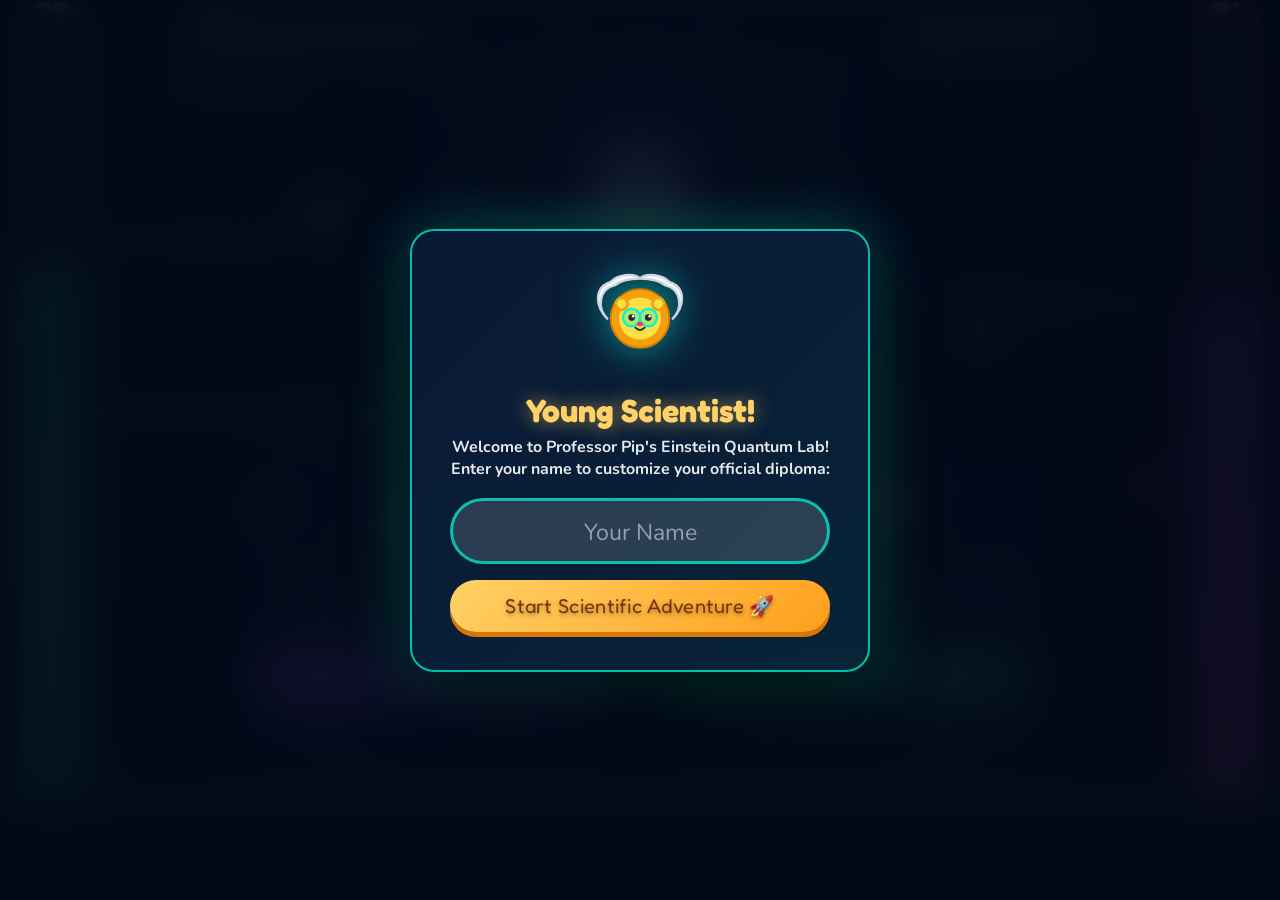
<file: science/index.html>
<!DOCTYPE html>
<html lang="en">
<head>
<meta charset="UTF-8">
<meta name="viewport" content="width=device-width,initial-scale=1,maximum-scale=1,user-scalable=no">
<title>🔬 Safari Science Quest · Professor Pip's Einstein Quantum Lab</title>
<link rel="preconnect" href="https://fonts.googleapis.com">
<link rel="preconnect" href="https://fonts.gstatic.com" crossorigin>
<link href="https://fonts.googleapis.com/css2?family=Fredoka+One&family=Nunito:wght@700;800;900&family=JetBrains+Mono:wght@700;800&display=swap" rel="stylesheet">
<style>
*,*::before,*::after{box-sizing:border-box;margin:0;padding:0;-webkit-tap-highlight-color:transparent}
:root{
  --fd:'Fredoka One',cursive;
  --fb:'Nunito',sans-serif;
  --fm:'JetBrains Mono',monospace;
  --gold:#ffd166;
  --gold-glow:rgba(255,209,102,0.85);
  --cyan:#00f5d4;
  --cyan-glow:rgba(0,245,212,0.65);
  --blue:#00b4d8;
  --neon-lime:#10b981;
  --neon-purple:#a855f7;
  --deep-bg:#060919;
  --r:clamp(14px,3vw,24px);
}
html,body{width:100%;height:100%;overflow:hidden;font-family:var(--fb);background:var(--deep-bg);color:#fff}

/* ── SCI-FI QUANTUM RESEARCH LABORATORY BACKDROP ── */
#bg{position:fixed;inset:0;z-index:0;
  background:radial-gradient(ellipse at 50% 15%, #0d1b3e 0%, #060919 55%, #02040a 100%);
  overflow:hidden}

/* Cybernetic Grid Floor & Ceiling */
.cyber-grid{position:absolute;inset:0;pointer-events:none;
  background-image:linear-gradient(rgba(0,245,212,0.06) 1px, transparent 1px),
                   linear-gradient(90deg, rgba(0,245,212,0.06) 1px, transparent 1px);
  background-size:48px 48px;
  mask-image:radial-gradient(circle at 50% 40%, rgba(0,0,0,0.85) 20%, rgba(0,0,0,0.1) 80%);
  -webkit-mask-image:radial-gradient(circle at 50% 40%, rgba(0,0,0,0.85) 20%, rgba(0,0,0,0.1) 80%)}

/* Vibranium Fusion Containment Ring (Center-Top Core) */
.fusion-core-wrap{position:absolute;top:-40px;left:50%;transform:translateX(-50%);
  width:clamp(280px,50vw,460px);height:clamp(280px,50vw,460px);
  pointer-events:none;z-index:1;opacity:0.85}
.fusion-svg{width:100%;height:100%;display:block;animation:corePulse 6s infinite ease-in-out alternate}
@keyframes corePulse{
  0%{transform:scale(0.97);filter:drop-shadow(0 0 25px rgba(0,245,212,0.45))}
  50%{transform:scale(1.03);filter:drop-shadow(0 0 45px rgba(168,85,247,0.65))}
  100%{transform:scale(0.97);filter:drop-shadow(0 0 25px rgba(0,245,212,0.45))}
}
.rot-ring-cw{transform-origin:center;animation:spinCw 24s linear infinite}
.rot-ring-ccw{transform-origin:center;animation:spinCcw 18s linear infinite}
@keyframes spinCw{from{transform:rotate(0deg)}to{transform:rotate(360deg)}}
@keyframes spinCcw{from{transform:rotate(360deg)}to{transform:rotate(0deg)}}

/* Big Glowing Glass Condenser Tubes (Left & Right Flanks) */
.condenser-tube{position:absolute;top:0;bottom:0;width:clamp(42px,6vw,68px);pointer-events:none;z-index:2;display:flex;flex-direction:column;align-items:center}
.condenser-tube.left{left:clamp(6px,1.5vw,22px)}
.condenser-tube.right{right:clamp(6px,1.5vw,22px)}
.tube-glass{width:100%;height:100%;position:relative;border-radius:30px;
  background:linear-gradient(90deg, rgba(255,255,255,0.15) 0%, rgba(255,255,255,0.03) 40%, rgba(0,245,212,0.08) 70%, rgba(255,255,255,0.2) 100%);
  border:2px solid rgba(0,245,212,0.35);box-shadow:inset 0 0 16px rgba(0,245,212,0.25),0 0 24px rgba(0,245,212,0.2);
  overflow:hidden}
.condenser-tube.right .tube-glass{
  border-color:rgba(168,85,247,0.35);box-shadow:inset 0 0 16px rgba(168,85,247,0.25),0 0 24px rgba(168,85,247,0.2);
  background:linear-gradient(90deg, rgba(255,255,255,0.15) 0%, rgba(255,255,255,0.03) 40%, rgba(168,85,247,0.08) 70%, rgba(255,255,255,0.2) 100%)}
.tube-liquid{position:absolute;bottom:0;left:0;right:0;height:70%;
  background:linear-gradient(180deg, rgba(0,245,212,0.7) 0%, rgba(16,185,129,0.85) 100%);
  box-shadow:0 0 30px rgba(0,245,212,0.6);animation:liquidWave 4s infinite ease-in-out alternate}
.condenser-tube.right .tube-liquid{
  height:65%;
  background:linear-gradient(180deg, rgba(168,85,247,0.75) 0%, rgba(236,72,153,0.85) 100%);
  box-shadow:0 0 30px rgba(168,85,247,0.6);animation:liquidWave2 4.5s infinite ease-in-out alternate}
@keyframes liquidWave{0%{height:68%;opacity:0.85}100%{height:74%;opacity:0.95}}
@keyframes liquidWave2{0%{height:63%;opacity:0.85}100%{height:70%;opacity:0.95}}

/* Coiled Condenser Spiral inside Glass */
.spiral-svg{position:absolute;inset:0;width:100%;height:100%;pointer-events:none;opacity:0.4}

/* Rising Bubbles inside Tubes */
.tube-bubble{position:absolute;background:rgba(255,255,255,0.85);border-radius:50%;
  box-shadow:0 0 8px #fff;animation:riseBubble var(--dur,4s) var(--del,0s) infinite linear}
@keyframes riseBubble{
  0%{bottom:0%;transform:translateX(0) scale(0.6);opacity:0}
  20%{opacity:0.85}
  80%{opacity:0.85}
  100%{bottom:72%;transform:translateX(var(--drift,6px)) scale(1.2);opacity:0}
}

/* Holographic Floating Chalkboard Equations */
.holo-eq{position:absolute;font-family:var(--fm);font-size:clamp(.8rem,1.9vw,1.05rem);
  font-weight:800;pointer-events:none;z-index:2;user-select:none;
  padding:3px 10px;border-radius:6px;background:rgba(6,15,35,0.45);
  border:1px solid rgba(0,245,212,0.3);
  color:rgba(0,245,212,0.85);text-shadow:0 0 10px rgba(0,245,212,0.75);
  animation:floatHolo var(--d,6s) var(--del,0s) infinite ease-in-out alternate}
.holo-eq.purple{color:rgba(192,132,252,0.9);border-color:rgba(168,85,247,0.4);text-shadow:0 0 10px rgba(168,85,247,0.75)}
.holo-eq.gold{color:rgba(255,209,102,0.9);border-color:rgba(255,209,102,0.4);text-shadow:0 0 10px rgba(255,209,102,0.75)}
.holo-eq.lime{color:rgba(52,211,153,0.9);border-color:rgba(16,185,129,0.4);text-shadow:0 0 10px rgba(16,185,129,0.75)}
@keyframes floatHolo{
  0%{transform:translateY(0) scale(1);opacity:0.75}
  50%{transform:translateY(-8px) scale(1.03);opacity:0.95}
  100%{transform:translateY(4px) scale(0.98);opacity:0.7}
}

/* Floating Science Bubbles */
.sci-bubble{position:absolute;border-radius:50%;pointer-events:none;z-index:2;
  background:radial-gradient(circle at 35% 35%,rgba(255,255,255,0.85),rgba(0,245,212,0.3) 60%,rgba(168,85,247,0.4) 100%);
  border:1.5px solid rgba(255,255,255,0.75);
  box-shadow:0 0 16px rgba(0,245,212,0.55);
  animation:floatBubble var(--dur,6s) var(--del,0s) infinite ease-in-out alternate}
@keyframes floatBubble{
  0%{transform:translate(0,0) scale(0.9);opacity:0.4}
  50%{transform:translate(14px,-24px) scale(1.15);opacity:0.9}
  100%{transform:translate(-10px,-48px) scale(0.95);opacity:0.35}
}

/* Glowing Stars */
.star{position:absolute;background:#ffd166;border-radius:50%;pointer-events:none;z-index:1;
  animation:twk var(--d,3s) var(--dl,0s) infinite alternate ease-in-out}
@keyframes twk{0%{opacity:.25;transform:scale(.7)}100%{opacity:1;transform:scale(1.4)}}

/* Lab Ground Platform with Laser Guide Lines */
.ground{position:absolute;bottom:0;left:0;right:0;height:12%;
  background:linear-gradient(180deg,#0a192f 0%,#050c18 60%,#02040a 100%);
  border-top:2px solid rgba(0,245,212,0.5);
  box-shadow:0 -6px 24px rgba(0,245,212,0.25);
  z-index:2;pointer-events:none}
.ground::after{content:'';position:absolute;top:0;left:0;right:0;height:1px;
  background:linear-gradient(90deg,transparent,rgba(0,245,212,0.8),transparent)}

/* ── NAME MODAL ── */
#name-modal{position:fixed;inset:0;z-index:3000;display:flex;align-items:center;justify-content:center;
  background:rgba(4,9,24,.92);backdrop-filter:blur(22px);padding:16px}
#name-modal.hide{display:none}
.nm-card{background:linear-gradient(135deg,rgba(10,25,55,.96),rgba(8,38,58,.94));
  border:2.5px solid rgba(0,245,212,.75);border-radius:var(--r);padding:clamp(22px,4vw,38px);
  text-align:center;width:100%;max-width:460px;
  box-shadow:0 24px 64px rgba(0,0,0,.7),0 0 60px rgba(0,245,212,.35)}
.nm-pip-avatar{width:110px;height:110px;margin:0 auto 12px;filter:drop-shadow(0 0 20px rgba(0,245,212,.6));animation:bob 3s infinite ease-in-out alternate}
.nm-card h2{font-family:var(--fd);color:var(--gold);font-size:clamp(1.4rem,5vw,2rem);margin-bottom:6px;text-shadow:0 0 20px rgba(255,209,102,.6)}
.nm-card p{color:rgba(255,255,255,.9);font-size:clamp(.85rem,2.5vw,1rem);font-weight:700;margin-bottom:18px}
#nm-input{width:100%;padding:clamp(12px,3vw,16px) 20px;border-radius:100px;
  border:3px solid rgba(0,245,212,.7);background:rgba(255,255,255,.14);
  color:#fff;font-family:var(--fd);font-size:clamp(1.1rem,4vw,1.45rem);text-align:center;
  outline:none;transition:border-color .2s;margin-bottom:16px}
#nm-input::placeholder{color:rgba(255,255,255,.5);font-family:var(--fb)}
#nm-input:focus{border-color:var(--gold);box-shadow:0 0 18px rgba(255,209,102,.7)}

/* ── BUTTONS ── */
.btn{font-family:var(--fd);letter-spacing:.3px;border:none;border-radius:100px;
  cursor:pointer;position:relative;top:0;
  transition:top .1s,box-shadow .1s,filter .1s,transform .1s;
  text-shadow:0 2px 4px rgba(0,0,0,.35);font-size:clamp(.92rem,2.8vw,1.15rem);
  padding:clamp(10px,2.2vw,14px) clamp(16px,4vw,26px);color:#fff;display:inline-flex;align-items:center;justify-content:center;gap:6px;z-index:20}
.btn:active{top:4px;filter:brightness(.92)}
.btn.full{width:100%;display:flex}
.bg{background:#10b981;box-shadow:0 5px 0 #047857,0 8px 18px rgba(16,185,129,.4)}
.by{background:#ffd166;box-shadow:0 5px 0 #f48c06,0 8px 18px rgba(255,209,102,.4);color:#78350f}
.bb{background:#00b4d8;box-shadow:0 5px 0 #0077b6,0 8px 18px rgba(0,180,216,.4);color:#fff}
.bpk{background:#ff70a6;box-shadow:0 5px 0 #c9184a,0 8px 18px rgba(255,112,166,.4)}
.bpu{background:#8b5cf6;box-shadow:0 5px 0 #6d28d9,0 8px 18px rgba(139,92,246,.4)}
.bo{background:#ff9f1c;box-shadow:0 5px 0 #e85d04,0 8px 18px rgba(255,159,28,.4)}
.btn-gold{background:linear-gradient(135deg,#ffd166,#ff9f1c);box-shadow:0 5px 0 #d97706,0 0 0 0 rgba(255,209,102,.6);
  color:#78350f;animation:gp 1.4s infinite;font-size:clamp(.95rem,3.2vw,1.25rem)}
@keyframes gp{0%,100%{box-shadow:0 5px 0 #d97706,0 0 0 0 rgba(255,209,102,.6)}50%{box-shadow:0 5px 0 #d97706,0 0 0 14px rgba(255,209,102,0)}}

/* ── APP SHELL ── */
#app{position:relative;z-index:10;width:100%;height:100%;
  display:flex;flex-direction:column;align-items:center;
  padding:clamp(4px,1vw,8px);gap:clamp(4px,1vw,8px);overflow:hidden}

/* ── TOPBAR ── */
#topbar{width:100%;max-width:920px;display:flex;align-items:center;justify-content:space-between;
  padding:6px 16px;background:rgba(6,18,42,.88);backdrop-filter:blur(20px);
  border-radius:100px;border:1.8px solid rgba(0,245,212,.5);box-shadow:0 0 20px rgba(0,245,212,0.25);
  flex-shrink:0;z-index:25}
.brand{display:flex;align-items:center;gap:10px}
.brand .pip-badge{width:38px;height:38px;display:flex;align-items:center;justify-content:center;
  border-radius:50%;background:rgba(0,245,212,0.2);border:1.5px solid var(--cyan);
  box-shadow:0 0 12px rgba(0,245,212,0.5)}
.brand h1{font-family:var(--fd);color:var(--gold);font-size:clamp(.95rem,3vw,1.3rem);
  text-shadow:0 0 14px rgba(255,209,102,.6)}
.topright{display:flex;align-items:center;gap:8px}
.stamp{background:linear-gradient(135deg,#10b981,#047857);border-radius:100px;
  padding:4px 12px;font-size:.76rem;font-weight:900;color:#fff;
  box-shadow:0 2px 8px rgba(16,185,129,.4);display:none}
.stamp.on{display:flex;align-items:center;gap:4px}
.ppill{display:flex;align-items:center;gap:6px;background:rgba(255,255,255,.16);
  border:1.5px solid rgba(255,255,255,.3);border-radius:100px;padding:4px 12px 4px 8px;
  cursor:pointer;color:#fff;font-family:var(--fb);font-weight:800;font-size:.85rem;
  transition:background .2s,transform .15s}
.ppill:hover{background:rgba(255,255,255,.26);transform:scale(1.03)}
.ppill .pnm{color:var(--gold);max-width:110px;white-space:nowrap;overflow:hidden;text-overflow:ellipsis}

/* ── MAIN ── */
#main{width:100%;max-width:920px;flex:1;min-height:0;display:flex;flex-direction:column;position:relative;z-index:15}
.screen{display:none;flex-direction:column;height:100%}
.screen.active{display:flex}

/* ── CARD STYLES ── */
.glass{background:rgba(255,255,255,.12);backdrop-filter:blur(18px);
  border:1.5px solid rgba(255,255,255,.28);border-radius:var(--r);
  box-shadow:0 8px 32px rgba(0,0,0,.35),inset 0 1px 0 rgba(255,255,255,.2)}
.card{background:rgba(8,26,56,.9);backdrop-filter:blur(22px);
  border:1.8px solid rgba(0,245,212,.5);border-radius:var(--r);
  box-shadow:0 12px 36px rgba(0,0,0,.45),inset 0 1px 0 rgba(255,255,255,.18)}

/* ── SCREEN: START ── */
#sc-start{flex:1;align-items:center;justify-content:center;gap:clamp(10px,2vw,18px)}
.hero{text-align:center;color:#fff;display:flex;flex-direction:column;align-items:center}
.hero-pip-wrap{width:clamp(110px,18vw,145px);height:clamp(110px,18vw,145px);margin-bottom:4px;
  filter:drop-shadow(0 0 28px rgba(0,245,212,0.7));animation:bob 3s infinite ease-in-out alternate}
@keyframes bob{0%{transform:translateY(0)}100%{transform:translateY(-10px)}}
.hero h2{font-family:var(--fd);font-size:clamp(1.6rem,5.5vw,2.8rem);color:var(--gold);
  text-shadow:0 0 32px rgba(255,209,102,.95),0 3px 0 rgba(0,0,0,.35);line-height:1.15;letter-spacing:.5px}
.hero p{font-size:clamp(.88rem,2.4vw,1.15rem);color:rgba(255,255,255,.92);margin-top:4px;font-weight:800;text-shadow:0 2px 8px rgba(0,0,0,.3)}
.mode-grid{width:100%;max-width:820px;display:grid;grid-template-columns:1fr 1fr;gap:clamp(12px,2.6vw,22px)}
.mcard{padding:clamp(16px,2.8vw,26px);display:flex;flex-direction:column;align-items:center;text-align:center;gap:8px;border-radius:clamp(16px,3vw,26px)}
.mcard .mi{font-size:clamp(2.2rem,5.2vw,3.2rem);filter:drop-shadow(0 4px 8px rgba(0,0,0,.25))}
.mcard .mt{font-family:var(--fd);color:var(--gold);font-size:clamp(1.08rem,3vw,1.38rem);letter-spacing:.4px}
.mcard .md{color:rgba(255,255,255,.86);font-size:clamp(.78rem,2vw,.96rem);font-weight:700;line-height:1.35}
.mcard .ml{font-size:clamp(.72rem,1.8vw,.84rem);color:rgba(255,255,255,.65);font-weight:800;margin-top:2px}

/* ── SCREEN: TRAINING / DISCOVERY LABS ── */
#sc-train{flex:1;gap:clamp(8px,2vw,12px)}
.tbar{display:flex;align-items:center;gap:10px;flex-shrink:0;
  background:rgba(6,20,44,.85);backdrop-filter:blur(16px);
  border-radius:100px;border:1.8px solid rgba(0,245,212,.48);
  padding:5px 14px;width:100%}
.bk{background:rgba(255,255,255,.16);border:1.5px solid rgba(255,255,255,.3);
  border-radius:100px;padding:5px 14px;color:#fff;font-weight:800;font-size:.85rem;
  cursor:pointer;transition:background .2s;z-index:20}
.bk:hover{background:rgba(255,255,255,.28)}
.tbar-title{font-family:var(--fd);color:var(--gold);font-size:clamp(.9rem,2.6vw,1.18rem);
  text-shadow:0 0 10px rgba(255,209,102,.5)}
.camps{display:grid;grid-template-columns:repeat(auto-fit,minmax(140px,1fr));
  gap:clamp(8px,2vw,14px);flex:1;min-height:0;align-content:start}
.camp{display:flex;flex-direction:column;align-items:center;justify-content:center;
  text-align:center;gap:6px;padding:clamp(12px,2.5vw,20px);cursor:pointer;
  transition:transform .2s,box-shadow .2s;border-radius:20px}
.camp:hover{transform:translateY(-4px);box-shadow:0 12px 28px rgba(0,245,212,.35)}
.camp:active{transform:scale(.97)}
.camp .ci{font-size:clamp(1.8rem,4.5vw,2.5rem);filter:drop-shadow(0 2px 6px rgba(0,0,0,.3))}
.camp .cn{font-family:var(--fd);color:var(--gold);font-size:clamp(.84rem,2.3vw,1.02rem)}
.camp .cd{color:rgba(255,255,255,.75);font-size:clamp(.68rem,1.8vw,.82rem);font-weight:700}
.camp .cs{font-size:1.15rem;margin-top:2px}

/* Training Practice Area */
#t-prac{flex:1;min-height:0;display:none;flex-direction:column;gap:clamp(8px,2vw,12px)}
#t-prac.visible{display:flex}

/* ── DUAL-CARD REDESIGNED SCIENCE DISPLAY ── */
#lab-card, #qcard{padding:clamp(10px,2vw,16px);display:flex;flex-direction:column;
  align-items:center;justify-content:flex-start;text-align:center;
  gap:clamp(6px,1.2vw,9px);flex:1;min-height:0;position:relative;z-index:15}
.lab-badge, .zbadge{font-family:var(--fd);font-size:clamp(.72rem,1.8vw,.86rem);
  padding:3px 14px;border-radius:100px;background:rgba(0,245,212,.18);
  border:1px solid rgba(0,245,212,.5);color:var(--cyan);letter-spacing:.5px;flex-shrink:0}
#lab-prompt, #q-prompt{font-size:clamp(.92rem,2.5vw,1.18rem);color:#fff;
  font-weight:800;flex-shrink:0;max-width:100%}

/* The Main Visual Spotlight Box (Generously Sized, Rich Illustrations) */
#lab-disp, #q-disp{width:100%;background:rgba(4,14,35,.62);border:1.8px solid rgba(0,245,212,.4);
  border-radius:clamp(14px,2.5vw,20px);
  display:flex;flex-direction:column;align-items:center;justify-content:center;
  padding:clamp(8px,1.5vw,14px);
  overflow:visible;text-align:center;flex:1;
  min-height:clamp(135px,24vh,195px);max-height:clamp(165px,30vh,230px);position:relative}

/* Inner graphic spotlight container */
.disp-spotlight{display:flex;align-items:center;justify-content:center;width:100%;flex:1}
.disp-spotlight svg{width:100%;max-width:480px;height:auto;max-height:140px;display:block}

/* Concept label pill (generously spaced beneath graphics, never squished) */
#sc-exam .disp-pill{display:none !important;}
.disp-pill{margin-top:6px;font-family:var(--fd);font-size:clamp(.74rem,1.9vw,.92rem);
  letter-spacing:.4px;padding:3px 14px;border-radius:100px;background:rgba(0,0,0,.5);
  border:1.5px solid rgba(0,245,212,.5);color:var(--gold);text-shadow:0 0 10px rgba(255,209,102,.6);flex-shrink:0}

/* Choices Row */
.lab-choices{display:flex;flex-wrap:wrap;gap:10px;justify-content:center;width:100%;flex-shrink:0;z-index:20}
.lab-choice-btn{font-family:var(--fd);font-size:clamp(.88rem,2.4vw,1.08rem);
  padding:clamp(10px,2.2vw,14px) clamp(16px,3.5vw,24px);border-radius:100px;border:none;cursor:pointer;
  color:#fff;background:linear-gradient(135deg,#0284c7,#0369a1);
  box-shadow:0 4px 0 #075985,0 6px 16px rgba(2,132,199,.35);
  transition:transform .12s,filter .12s;display:inline-flex;align-items:center;gap:8px;z-index:20}
.lab-choice-btn:hover{filter:brightness(1.1);transform:scale(1.02)}
.lab-choice-btn:active{transform:scale(.97)}

/* Discovery Success Banner */
.lab-success-banner{background:linear-gradient(135deg,rgba(16,185,129,.94),rgba(5,150,105,.96));
  border:2px solid #34d399;border-radius:16px;padding:clamp(8px,1.8vw,12px) 16px;
  width:100%;display:none;align-items:center;justify-content:space-between;gap:10px;
  box-shadow:0 6px 20px rgba(16,185,129,.35);animation:fadeIn .3s;z-index:20}
@keyframes fadeIn{from{opacity:0;transform:translateY(6px)}to{opacity:1;transform:translateY(0)}}
.lab-success-txt{font-size:clamp(.82rem,2.2vw,.98rem);font-weight:800;color:#fff;text-align:left;line-height:1.35}

/* ── SCREEN: EXAM ── */
#sc-exam{gap:clamp(7px,1.8vw,12px);flex:1}
.prow{display:flex;align-items:center;gap:10px;flex-shrink:0;
  background:rgba(6,20,44,.85);backdrop-filter:blur(16px);
  border-radius:100px;border:1.8px solid rgba(0,245,212,.48);
  padding:5px 14px;width:100%}
.qlbl{font-family:var(--fd);color:var(--gold);font-size:clamp(.84rem,2.3vw,1.08rem);
  white-space:nowrap;text-shadow:0 0 12px rgba(255,209,102,.7)}
.ptrack{flex:1;height:clamp(9px,1.8vw,14px);background:rgba(0,0,0,.38);border-radius:100px;
  overflow:hidden;border:1.5px solid rgba(255,255,255,.18)}
.pfill{height:100%;background:linear-gradient(90deg,#00f5d4,#00b4d8);border-radius:100px;
  transition:width .4s ease;box-shadow:0 0 10px rgba(0,245,212,.7)}
.slbl{font-family:var(--fd);color:var(--gold);font-size:clamp(.84rem,2.3vw,1.08rem);white-space:nowrap}

/* Answers Grid */
#answers{display:grid;grid-template-columns:1fr 1fr;gap:clamp(8px,1.8vw,12px);width:100%;flex-shrink:0;position:relative;z-index:25}
.abtn{font-family:var(--fd);font-size:clamp(.92rem,2.4vw,1.15rem);
  padding:clamp(10px,2vw,15px) clamp(12px,2.5vw,18px);
  border-radius:clamp(12px,2vw,18px);border:2px solid rgba(255,255,255,.28);
  background:rgba(10,35,70,.88);color:#fff;cursor:pointer;
  transition:all .15s;text-align:center;word-break:break-word;
  box-shadow:0 4px 14px rgba(0,0,0,.3);position:relative;z-index:25}
.abtn:hover{background:rgba(20,55,100,.95);border-color:var(--gold);transform:scale(1.02);box-shadow:0 0 16px rgba(0,245,212,.4)}
.abtn:active{transform:scale(.97)}
.abtn.ok{background:rgba(16,185,129,.9)!important;border-color:#34d399!important;box-shadow:0 0 18px #10b981}
.abtn.no{background:rgba(239,68,68,.9)!important;border-color:#f87171!important}

/* Bottom tools row */
.ebar{display:flex;align-items:center;justify-content:center;gap:12px;width:100%;flex-shrink:0;position:relative;z-index:25}
.tbtn{background:rgba(255,255,255,.15);border:1.5px solid rgba(255,255,255,.28);
  border-radius:100px;padding:6px 16px;color:#fff;font-family:var(--fb);
  font-weight:800;font-size:clamp(.78rem,2vw,.9rem);cursor:pointer;
  transition:background .2s;display:inline-flex;align-items:center;gap:6px;z-index:25}
.tbtn:hover{background:rgba(255,255,255,.26)}

/* ── SCREEN: RESULTS ── */
#sc-res{flex:1;min-height:0;overflow-y:auto;padding-bottom:16px;gap:clamp(10px,2.2vw,16px);position:relative;z-index:20}
.res-card{padding:clamp(16px,3vw,26px);text-align:center;display:flex;flex-direction:column;align-items:center;gap:10px}
.trophy{font-size:clamp(3.5rem,10vw,5rem);animation:bob 2s infinite ease-in-out alternate}
.rscore{font-family:var(--fd);font-size:clamp(2rem,6vw,3.2rem);color:var(--gold);
  text-shadow:0 0 24px rgba(255,209,102,.8)}
.tpill{font-family:var(--fd);padding:6px 20px;border-radius:100px;font-size:clamp(.95rem,2.8vw,1.25rem);letter-spacing:.4px}
.tg{background:linear-gradient(135deg,#f59e0b,#d97706);color:#fff;box-shadow:0 0 20px rgba(245,158,11,.6)}
.ts{background:linear-gradient(135deg,#94a3b8,#64748b);color:#fff;box-shadow:0 0 16px rgba(148,163,184,.5)}
.tb{background:linear-gradient(135deg,#b45309,#78350f);color:#fff;box-shadow:0 0 16px rgba(180,83,9,.5)}
.rmsg{color:rgba(255,255,255,.9);font-weight:800;font-size:clamp(.9rem,2.4vw,1.12rem);max-width:560px}

/* Near-miss Silver & Bronze Remediation Cards */
.nm-remed-card{background:rgba(255,255,255,.12);border:2px solid #38bdf8;border-radius:20px;
  padding:16px;width:100%;max-width:540px;text-align:center;display:flex;flex-direction:column;align-items:center;gap:8px}
.bronze-card{background:rgba(239,68,68,.18);border:2px solid #ef4444;border-radius:20px;
  padding:16px;width:100%;max-width:540px;text-align:center;display:flex;flex-direction:column;align-items:center;gap:8px}

/* Canvas Certificate Wrapper */
#cert-wrap{width:100%;max-width:840px;background:rgba(0,0,0,.5);border-radius:20px;
  padding:10px;box-shadow:0 16px 48px rgba(0,0,0,.7);display:flex;flex-direction:column;align-items:center;gap:10px}
#cv-cert{width:100%;height:auto;max-width:800px;border-radius:14px;box-shadow:0 8px 24px rgba(0,0,0,.5);display:block}

/* Scratchpad Modal */
#sp-modal{position:fixed;inset:0;z-index:3000;background:rgba(0,18,34,.9);backdrop-filter:blur(18px);
  display:none;flex-direction:column;align-items:center;justify-content:center;padding:12px}
#sp-modal.active{display:flex}
.sp-box{background:#041528;border:2px solid #00f5d4;border-radius:20px;width:100%;max-width:680px;
  display:flex;flex-direction:column;padding:12px;gap:10px;box-shadow:0 20px 60px rgba(0,0,0,.8)}
.sp-bar{display:flex;align-items:center;justify-content:space-between}
#cv-scratch{width:100%;height:320px;background:#020a14;border-radius:12px;border:1.5px solid rgba(255,255,255,.2);touch-action:none;cursor:crosshair}
.sp-tools{display:flex;align-items:center;gap:8px;flex-wrap:wrap}


/* ── EXAM LOCKDOWN MODAL & OVERLAY ── */
#lockdown-overlay{position:fixed;inset:0;background:rgba(6,9,25,0.96);backdrop-filter:blur(14px);-webkit-backdrop-filter:blur(14px);z-index:999999;display:flex;align-items:center;justify-content:center;padding:20px}
#lockdown-overlay.hidden{display:none !important}
.lockdown-card{background:linear-gradient(135deg,rgba(30,41,59,0.96),rgba(15,23,42,0.98));border:3px solid #ff0055;box-shadow:0 0 45px rgba(255,0,85,0.55);border-radius:24px;max-width:520px;width:92%;padding:32px 24px;text-align:center;animation:cardPulse 2s infinite alternate}
@keyframes cardPulse{0%{box-shadow:0 0 30px rgba(255,0,85,0.4)}100%{box-shadow:0 0 55px rgba(255,0,85,0.75)}}

/* Hidden Utility */
.hidden{display:none!important}
</style>
</head>
<body>
<div id="bg">
  <div class="cyber-grid"></div>

  <!-- Vibranium Fusion Containment Ring (Dark Matter Plasma Core) -->
  <div class="fusion-core-wrap">
    <svg class="fusion-svg" viewBox="0 0 200 200">
      <defs>
        <radialGradient id="plasmaGrad" cx="50%" cy="50%" r="50%">
          <stop offset="0%" stop-color="#ffffff"/>
          <stop offset="25%" stop-color="#00f5d4"/>
          <stop offset="60%" stop-color="#a855f7"/>
          <stop offset="100%" stop-color="#0d1b3e" stop-opacity="0"/>
        </radialGradient>
        <filter id="coreGlow" x="-30%" y="-30%" width="160%" height="160%">
          <feGaussianBlur stdDeviation="4" result="blur"/>
          <feComposite in="SourceGraphic" in2="blur" operator="over"/>
        </filter>
      </defs>
      <!-- Outer Magnetic Containment Ring (Clockwise) -->
      <g class="rot-ring-cw">
        <circle cx="100" cy="100" r="88" fill="none" stroke="rgba(0,245,212,0.45)" stroke-width="2" stroke-dasharray="14 8 4 8"/>
        <circle cx="100" cy="100" r="76" fill="none" stroke="rgba(168,85,247,0.5)" stroke-width="1.5" stroke-dasharray="8 6"/>
        <!-- Emitter nodes -->
        <circle cx="100" cy="12" r="3.5" fill="#00f5d4"/>
        <circle cx="100" cy="188" r="3.5" fill="#00f5d4"/>
        <circle cx="12" cy="100" r="3.5" fill="#a855f7"/>
        <circle cx="188" cy="100" r="3.5" fill="#a855f7"/>
      </g>
      <!-- Inner Stator Ring (Counter-Clockwise) -->
      <g class="rot-ring-ccw">
        <circle cx="100" cy="100" r="62" fill="none" stroke="rgba(255,209,102,0.6)" stroke-width="2.5" stroke-dasharray="24 12"/>
        <polygon points="100,42 104,50 96,50" fill="#ffd166"/>
        <polygon points="100,158 104,150 96,150" fill="#ffd166"/>
        <polygon points="42,100 50,104 50,96" fill="#ffd166"/>
        <polygon points="158,100 150,104 150,96" fill="#ffd166"/>
      </g>
      <!-- Vibranium Plasma Orb -->
      <circle cx="100" cy="100" r="36" fill="url(#plasmaGrad)" filter="url(#coreGlow)"/>
      <circle cx="100" cy="100" r="16" fill="#ffffff" opacity="0.9"/>
    </svg>
  </div>

  <!-- Big Glowing Glass Condenser Tubes (Left & Right Flanks) -->
  <div class="condenser-tube left">
    <div class="tube-glass">
      <div class="tube-liquid"></div>
      <!-- Internal Coiled Spiral -->
      <svg class="spiral-svg" viewBox="0 0 50 400" preserveAspectRatio="none">
        <path d="M 25 0 Q 42 20 25 40 Q 8 60 25 80 Q 42 100 25 120 Q 8 140 25 160 Q 42 180 25 200 Q 8 220 25 240 Q 42 260 25 280 Q 8 300 25 320 Q 42 340 25 360 Q 8 380 25 400" fill="none" stroke="rgba(255,255,255,0.7)" stroke-width="3"/>
      </svg>
      <!-- Bubbles -->
      <div class="tube-bubble" style="width:7px;height:7px;left:35%;--dur:3.2s;--del:0.2s;--drift:5px"></div>
      <div class="tube-bubble" style="width:10px;height:10px;left:50%;--dur:4.5s;--del:1.2s;--drift:-6px"></div>
      <div class="tube-bubble" style="width:6px;height:6px;left:25%;--dur:2.8s;--del:2.1s;--drift:4px"></div>
      <div class="tube-bubble" style="width:8px;height:8px;left:60%;--dur:3.8s;--del:0.8s;--drift:-4px"></div>
    </div>
  </div>

  <div class="condenser-tube right">
    <div class="tube-glass">
      <div class="tube-liquid"></div>
      <!-- Internal Coiled Spiral -->
      <svg class="spiral-svg" viewBox="0 0 50 400" preserveAspectRatio="none">
        <path d="M 25 0 Q 8 20 25 40 Q 42 60 25 80 Q 8 100 25 120 Q 42 140 25 160 Q 8 180 25 200 Q 42 220 25 240 Q 8 260 25 280 Q 42 300 25 320 Q 8 340 25 360 Q 42 380 25 400" fill="none" stroke="rgba(255,255,255,0.7)" stroke-width="3"/>
      </svg>
      <!-- Bubbles -->
      <div class="tube-bubble" style="width:8px;height:8px;left:40%;--dur:3.6s;--del:0.4s;--drift:-5px"></div>
      <div class="tube-bubble" style="width:6px;height:6px;left:60%;--dur:2.9s;--del:1.5s;--drift:4px"></div>
      <div class="tube-bubble" style="width:11px;height:11px;left:30%;--dur:4.8s;--del:2.3s;--drift:-6px"></div>
    </div>
  </div>

  <!-- Holographic Chalkboard Science Equations in Neon Glow -->
  <div class="holo-eq" style="top:8%;left:11%;--d:5.5s;--del:0s">⟨ E = mc² ⟩ 💡</div>
  <div class="holo-eq purple" style="top:15%;right:11%;--d:6.2s;--del:0.8s">[ F = m · a ] ⚡</div>
  <div class="holo-eq gold" style="top:25%;left:8%;--d:5.8s;--del:1.4s">⟨ ΔQ = mcΔT ⟩ 🔥</div>
  <div class="holo-eq lime" style="top:32%;right:9%;--d:6.8s;--del:2.0s">[ F_g = G(m₁m₂)/r² ] 🪐</div>
  <div class="holo-eq" style="top:44%;left:7%;--d:7.2s;--del:0.5s">⟨ C₆H₁₂O₆ + 6O₂ ➔ 6CO₂ + 6H₂O ⟩ 🍃</div>
  <div class="holo-eq purple" style="top:52%;right:8%;--d:6.0s;--del:1.7s">[ ∇ · B = 0 ] 🧲</div>

  <!-- Floating animated science bubbles with neon liquid -->
  <div class="sci-bubble" style="width:38px;height:38px;top:22%;left:24%;--dur:5.2s;--del:0s"></div>
  <div class="sci-bubble" style="width:30px;height:30px;top:35%;right:22%;--dur:6.5s;--del:1.2s"></div>
  <div class="sci-bubble" style="width:44px;height:44px;top:54%;left:18%;--dur:7s;--del:2s"></div>
  <div class="sci-bubble" style="width:32px;height:32px;top:64%;right:19%;--dur:5.5s;--del:0.8s"></div>

  <!-- Lab Stars -->
  <div class="star" style="width:6px;height:6px;top:10%;left:32%;--d:3.2s;--dl:0.5s"></div>
  <div class="star" style="width:8px;height:8px;top:14%;left:58%;--d:2.8s;--dl:1s"></div>
  <div class="star" style="width:6px;height:6px;top:20%;right:35%;--d:3.5s;--dl:0.2s"></div>
  <div class="star" style="width:7px;height:7px;top:38%;left:48%;--d:4s;--dl:1.5s"></div>

  <!-- Lab Floor Platform -->
  <div class="ground"></div>
</div>

<!-- ── APP CONTAINER ── -->
<div id="app">
  <nav id="topbar">
    <div class="brand">
      <div class="pip-badge">
        <svg viewBox="0 0 60 60" style="width:32px;height:32px">
          <!-- Mini Professor Pip Face -->
          <!-- Einstein Hair -->
          <path d="M 12 28 Q 6 16 18 10 Q 30 2 42 10 Q 54 16 48 28" fill="#f8fafc" stroke="#cbd5e1" stroke-width="1.8"/>
          <!-- Mane -->
          <circle cx="30" cy="32" r="18" fill="#f59e0b"/>
          <!-- Face -->
          <circle cx="30" cy="33" r="13" fill="#fde047"/>
          <!-- Specs -->
          <circle cx="25" cy="32" r="5" fill="rgba(0,245,212,0.4)" stroke="#1e293b" stroke-width="1.5"/>
          <circle cx="35" cy="32" r="5" fill="rgba(0,245,212,0.4)" stroke="#1e293b" stroke-width="1.5"/>
          <line x1="30" y1="32" x2="30" y2="32" stroke="#1e293b" stroke-width="1.5"/>
          <circle cx="25" cy="32" r="1.8" fill="#1e293b"/>
          <circle cx="35" cy="32" r="1.8" fill="#1e293b"/>
          <!-- Smile -->
          <path d="M 27 38 Q 30 42 33 38" stroke="#1e293b" stroke-width="1.5" fill="none" stroke-linecap="round"/>
        </svg>
      </div>
      <h1>Safari Science Quest</h1>
    </div>
    <div class="topright">
      <div class="stamp" id="stamp">🎫 Lab Passport Stamped</div>
      <button class="ppill" onclick="changeName()">
        <span style="font-size:1.15rem">🧭</span>
        <span class="pnm" id="disp-name">Young Scientist</span>
        <span style="font-size:.7rem;opacity:.7">✏️</span>
      </button>
    </div>
  </nav>

  <div id="main">

    <!-- SCREEN 1: START SCREEN -->
    <section class="screen active" id="sc-start">
      <div class="hero">
        <div class="hero-pip-wrap">
          <svg viewBox="0 0 120 120" style="width:100%;height:100%">
            <!-- Full Professor Pip Mascot with Einstein Hair, Specs, Lab Coat & Flask -->
            <defs>
              <linearGradient id="pipCoat" x1="0%" y1="0%" x2="100%" y2="100%">
                <stop offset="0%" stop-color="#ffffff"/>
                <stop offset="100%" stop-color="#e2e8f0"/>
              </linearGradient>
              <linearGradient id="pipFlask" x1="0%" y1="0%" x2="0%" y2="100%">
                <stop offset="0%" stop-color="#00f5d4"/>
                <stop offset="100%" stop-color="#10b981"/>
              </linearGradient>
            </defs>
            <!-- Wild Einstein Hair Shock -->
            <path d="M 25 55 C 10 40 10 20 28 14 C 36 6 52 4 60 10 C 68 4 84 6 92 14 C 110 20 110 40 95 55 C 108 42 104 22 88 18 C 76 8 44 8 32 18 C 16 22 12 42 25 55 Z" fill="#f8fafc" stroke="#cbd5e1" stroke-width="2.5"/>
            <!-- Golden Lion Mane -->
            <circle cx="60" cy="54" r="32" fill="#f59e0b" stroke="#d97706" stroke-width="2"/>
            <!-- Lab Coat Body -->
            <path d="M 38 82 L 32 114 L 88 114 L 82 82 Z" fill="url(#pipCoat)" stroke="#94a3b8" stroke-width="2"/>
            <!-- Lapels -->
            <polygon points="60,82 52,98 60,114" fill="#cbd5e1"/>
            <polygon points="60,82 68,98 60,114" fill="#cbd5e1"/>
            <!-- Pocket with pens -->
            <rect x="68" y="94" width="12" height="12" rx="2" fill="#e2e8f0" stroke="#94a3b8" stroke-width="1.2"/>
            <line x1="71" y1="90" x2="71" y2="94" stroke="#00f5d4" stroke-width="2" stroke-linecap="round"/>
            <line x1="75" y1="88" x2="75" y2="94" stroke="#ff70a6" stroke-width="2" stroke-linecap="round"/>
            <line x1="78" y1="91" x2="78" y2="94" stroke="#ffd166" stroke-width="1.8" stroke-linecap="round"/>
            <!-- Pip Head -->
            <circle cx="60" cy="54" r="23" fill="#fde047"/>
            <!-- Ears -->
            <circle cx="40" cy="38" r="8" fill="#f59e0b"/>
            <circle cx="40" cy="38" r="5" fill="#fde047"/>
            <circle cx="80" cy="38" r="8" fill="#f59e0b"/>
            <circle cx="80" cy="38" r="5" fill="#fde047"/>
            <!-- Round Scientist Spectacles (Glowing Neon Cyan) -->
            <circle cx="51" cy="53" r="9.5" fill="rgba(0,245,212,0.3)" stroke="#00f5d4" stroke-width="2.5"/>
            <circle cx="69" cy="53" r="9.5" fill="rgba(0,245,212,0.3)" stroke="#00f5d4" stroke-width="2.5"/>
            <line x1="60.5" y1="53" x2="59.5" y2="53" stroke="#00f5d4" stroke-width="2.5"/>
            <!-- Big Eyes inside Specs -->
            <circle cx="51" cy="53" r="3.6" fill="#1e293b"/>
            <circle cx="69" cy="53" r="3.6" fill="#1e293b"/>
            <circle cx="52.5" cy="51.5" r="1.4" fill="#ffffff"/>
            <circle cx="70.5" cy="51.5" r="1.4" fill="#ffffff"/>
            <!-- Nose & Cheerful Whiskers -->
            <ellipse cx="60" cy="60" rx="3.5" ry="2.5" fill="#f43f5e"/>
            <path d="M 55 64 Q 60 69 65 64" stroke="#1e293b" stroke-width="2" fill="none" stroke-linecap="round"/>
            <!-- Bubbling Erlenmeyer Flask held in right paw -->
            <g transform="translate(80, 84)">
              <polygon points="12,4 16,4 16,14 26,28 2,28 12,14" fill="rgba(255,255,255,0.25)" stroke="#38bdf8" stroke-width="1.8"/>
              <polygon points="13,18 24,27 4,27 13,18" fill="url(#pipFlask)"/>
              <!-- Bubbles emerging -->
              <circle cx="14" cy="2" r="2.5" fill="#00f5d4" opacity="0.9"/>
              <circle cx="19" cy="-4" r="3" fill="#10b981" opacity="0.8"/>
            </g>
          </svg>
        </div>
        <h2>Safari Science Quest</h2>
        <p>MEP Prathomsuksa 3 · Professor Pip's Einstein Quantum Lab & Exam</p>
      </div>
      <div class="mode-grid">
        <!-- Mode 1: Professor Pip's Discovery Labs -->
        <div class="glass card mcard">
          <div class="mi">🔬💡</div>
          <div class="mt">Discovery Labs</div>
          <div class="md">5 interactive classroom labs · hands-on experiments & discovery games</div>
          <button class="btn bpu full" style="margin-top:6px;font-size:clamp(1.02rem,3vw,1.25rem);padding:clamp(12px,2.5vw,16px) 20px" onclick="goTrain()">Enter Einstein's Lab 🧪</button>
          <div class="ml">Complete all 5 labs → unlock Exam Mode</div>
        </div>

        <!-- Mode 2: Exam Challenge -->
        <div class="glass card mcard">
          <div class="mi">⚔️🏆</div>
          <div class="mt">Exam Challenge</div>
          <div class="md">15 graded questions covering curriculum · earn your Gold Certificate!</div>
          <button class="btn bg full" style="margin-top:6px;font-size:clamp(1.02rem,3vw,1.25rem);padding:clamp(12px,2.5vw,16px) 20px" id="btn-exam" onclick="startExam()">Start Science Exam 🏆</button>
          <div class="ml" id="exam-lock">🔒 Complete all 5 Discovery Labs first</div>
        </div>
      </div>
    </section>

    <!-- SCREEN 2: PROFESSOR PIP'S EINSTEIN DISCOVERY LABS (MODE 1) -->
    <section class="screen" id="sc-train">
      <!-- Hub of 5 Labs -->
      <div id="camp-hub" style="display:flex;flex-direction:column;flex:1;min-height:0;gap:clamp(8px,2vw,12px)">
        <div class="tbar">
          <button class="bk" onclick="goHome()">← Home</button>
          <span class="tbar-title">🧪 Professor Pip's Discovery Labs</span>
        </div>
        <div class="camps" id="camp-grid">
          <div class="glass card camp" onclick="startCamp(0)">
            <div class="ci">🥗</div>
            <div class="cn">Living Needs</div>
            <div class="cd">Carbs for energy, Protein for growth, Vitamins for health</div>
            <div class="cs" id="cs0">⬜</div>
          </div>
          <div class="glass card camp" onclick="startCamp(1)">
            <div class="ci">🐯</div>
            <div class="cn">Animal Diets</div>
            <div class="cd">Herbivore, Carnivore & Omnivore lunch</div>
            <div class="cs" id="cs1">⬜</div>
          </div>
          <div class="glass card camp" onclick="startCamp(2)">
            <div class="ci">🦋</div>
            <div class="cn">Life Cycle Studio</div>
            <div class="cd">Chicken, Butterfly, Frog & Human stages</div>
            <div class="cs" id="cs2">⬜</div>
          </div>
          <div class="glass card camp" onclick="startCamp(3)">
            <div class="ci">🍫</div>
            <div class="cn">The Thermal Lab</div>
            <div class="cd">Melting chocolate in pan, freezing & irreversible egg</div>
            <div class="cs" id="cs3">⬜</div>
          </div>
          <div class="glass card camp" onclick="startCamp(4)">
            <div class="ci">🧲</div>
            <div class="cn">Forces & Magnets</div>
            <div class="cd">Push/Pull, Ramp Friction & Magnets Attract/Repel</div>
            <div class="cs" id="cs4">⬜</div>
          </div>
        </div>
      </div>

      <!-- Interactive Lab Play Arena -->
      <div id="t-prac">
        <div class="tbar">
          <button class="bk" onclick="backCamps()">← All Labs</button>
          <span class="tbar-title" id="t-ctitle">🔬 Lab Arena</span>
          <span style="color:var(--gold);font-family:var(--fd);font-size:clamp(.85rem,2.2vw,1.05rem);margin-left:auto" id="t-prog">Step 1 / 3</span>
        </div>

        <div class="glass card" id="lab-card">
          <div class="lab-badge" id="lab-badge">EXPERIMENT 1</div>
          <div id="lab-prompt"></div>
          
          <!-- Spotlight display container with generous breathing room -->
          <div id="lab-disp"></div>
          
          <!-- Choices Row -->
          <div class="lab-choices" id="lab-choices"></div>

          <!-- Success & Learn Banner -->
          <div class="lab-success-banner" id="lab-success">
            <div style="font-size:1.8rem">🌟</div>
            <div class="lab-success-txt" id="lab-success-txt"></div>
            <button class="btn btn-gold" id="lab-next-btn" onclick="nextCampStep()">Next Step ➔</button>
          </div>
        </div>

        <div class="ebar">
          <button class="tbtn" onclick="tAudio()">🔊 Hear Teacher</button>
          <button class="tbtn" onclick="openSP()">✏️ Scratchpad</button>
        </div>
      </div>

      <!-- Camp Completed Card (With Linear Progression to Next Lab) -->
      <div id="t-done" class="glass card hidden" style="padding:clamp(16px,3vw,28px);flex:1;align-items:center;justify-content:center;text-align:center;gap:12px">
        <div style="font-size:clamp(3.2rem,8vw,4.8rem)">🎉🧪</div>
        <h2 style="font-family:var(--fd);color:var(--gold);font-size:clamp(1.5rem,4vw,2.2rem)">Lab Experiment Complete!</h2>
        <p id="t-done-score" style="font-size:clamp(.9rem,2.5vw,1.1rem);font-weight:700"></p>
        <p style="color:#6ee7b7;font-size:clamp(.85rem,2.2vw,1rem);font-weight:800">🎫 Lab Passport Stamped with a Gold Star!</p>
        
        <!-- Action buttons with Next Lab flow -->
        <div style="display:flex;gap:10px;margin-top:10px;flex-wrap:wrap;justify-content:center">
          <button class="btn bg" id="btn-next-lab" onclick="goNextLab()">Next Lab ➔</button>
          <button class="btn bb" onclick="backCamps()">All Labs 🏕️</button>
          <button class="btn btn-gold" id="t-done-exam-btn" onclick="startExam()">Start Science Exam 🏆</button>
        </div>
      </div>
    </section>

    <!-- SCREEN 3: EXAM CHALLENGE (MODE 2) -->
    <section class="screen" id="sc-exam">
      <div class="prow">
        <span class="qlbl" id="q-lbl">Q 1 / 15</span>
        <div class="ptrack"><div class="pfill" id="pfill" style="width:0%"></div></div>
        <span class="slbl" id="s-lbl">⭐ 0</span>
      </div>
      <div class="glass card" id="qcard">
        <div class="zbadge" id="zbadge">Zone A · Question</div>
        <div id="q-prompt"></div>
        <div id="q-disp"></div>
      </div>
      <div id="answers"></div>
      <div class="ebar">
        <button class="tbtn" onclick="eAudio()">🔊 Hear Question</button>
        <button class="tbtn" onclick="openSP()">✏️ Scratchpad</button>
      </div>
    </section>

    <!-- SCREEN 4: RESULTS & CERTIFICATE -->
    <section class="screen" id="sc-res">
      <div class="glass card res-card">
        <div class="trophy" id="r-trophy">🏆</div>
        <div class="rscore" id="r-score">15 / 15</div>
        <div class="tpill tg" id="r-tier">👑 GOLD MASTER!</div>
        <p class="rmsg" id="r-msg">Incredible work! You are a certified Safari Science Champion!</p>

        <!-- Near-miss Silver Remediation Card -->
        <div class="nm-remed-card hidden" id="nearmiss">
          <div style="font-size:1.6rem">🌟 Silver Explorer!</div>
          <p id="nm-desc" style="font-size:.9rem;font-weight:700;color:rgba(255,255,255,.9)"></p>
          <div style="display:flex;gap:10px;margin-top:6px;flex-wrap:wrap;justify-content:center">
            <button class="btn bg" id="btn-awaken">Retry Missed Questions ⚡</button>
            <button class="btn bb" onclick="toggleSilverCert(true)">View Silver Diploma 📜</button>
          </div>
        </div>

        <!-- Bronze Remediation Card ("Bronze is not acceptable") -->
        <div class="bronze-card hidden" id="bronzecard">
          <div style="font-size:1.6rem">🧭 Science Training Needed</div>
          <p id="bc-desc" style="font-size:.9rem;font-weight:700;color:rgba(255,255,255,.92)">Every great scientist learns through experiments! Let's return to the Discovery Labs to practice before retaking the Exam.</p>
          <button class="btn bo" id="btn-retrain" onclick="goTrain()" style="margin-top:6px">Enter Discovery Lab 🧪</button>
        </div>

        <!-- Canvas Certificate Container -->
        <div id="certsec" class="hidden" style="width:100%;display:flex;flex-direction:column;align-items:center;gap:12px;margin-top:12px">
          <div id="cert-wrap">
            <canvas id="cv-cert"></canvas>
          </div>
          <div style="display:flex;gap:10px;flex-wrap:wrap;justify-content:center">
            <button class="btn bb" id="btn-dl" onclick="dlCert()">💾 Save Certificate (PNG)</button>
            <button class="btn bg" onclick="window.print()">🖨️ Print Certificate</button>
            <button class="btn bo" onclick="goHome()">🏠 Base Camp</button>
            <button class="btn bpu" onclick="startExam()">🔄 Retake Exam</button>
          </div>
        </div>
      </div>
    </section>

  </div>
</div>

<!-- ── NAME MODAL ── -->
<div id="name-modal">
  <div class="nm-card">
    <div class="nm-pip-avatar">
      <svg viewBox="0 0 120 120" style="width:100%;height:100%">
        <!-- Wild Einstein Hair Shock -->
        <path d="M 25 55 C 10 40 10 20 28 14 C 36 6 52 4 60 10 C 68 4 84 6 92 14 C 110 20 110 40 95 55 C 108 42 104 22 88 18 C 76 8 44 8 32 18 C 16 22 12 42 25 55 Z" fill="#f8fafc" stroke="#cbd5e1" stroke-width="2.5"/>
        <!-- Golden Lion Mane -->
        <circle cx="60" cy="54" r="32" fill="#f59e0b" stroke="#d97706" stroke-width="2"/>
        <!-- Pip Head -->
        <circle cx="60" cy="54" r="23" fill="#fde047"/>
        <!-- Ears -->
        <circle cx="40" cy="38" r="8" fill="#f59e0b"/>
        <circle cx="40" cy="38" r="5" fill="#fde047"/>
        <circle cx="80" cy="38" r="8" fill="#f59e0b"/>
        <circle cx="80" cy="38" r="5" fill="#fde047"/>
        <!-- Round Scientist Spectacles (Glowing Neon Cyan) -->
        <circle cx="51" cy="53" r="9.5" fill="rgba(0,245,212,0.3)" stroke="#00f5d4" stroke-width="2.5"/>
        <circle cx="69" cy="53" r="9.5" fill="rgba(0,245,212,0.3)" stroke="#00f5d4" stroke-width="2.5"/>
        <line x1="60.5" y1="53" x2="59.5" y2="53" stroke="#00f5d4" stroke-width="2.5"/>
        <circle cx="51" cy="53" r="3.6" fill="#1e293b"/>
        <circle cx="69" cy="53" r="3.6" fill="#1e293b"/>
        <circle cx="52.5" cy="51.5" r="1.4" fill="#ffffff"/>
        <circle cx="70.5" cy="51.5" r="1.4" fill="#ffffff"/>
        <ellipse cx="60" cy="60" rx="3.5" ry="2.5" fill="#f43f5e"/>
        <path d="M 55 64 Q 60 69 65 64" stroke="#1e293b" stroke-width="2" fill="none" stroke-linecap="round"/>
      </svg>
    </div>
    <h2>Young Scientist!</h2>
    <p>Welcome to Professor Pip's Einstein Quantum Lab! Enter your name to customize your official diploma:</p>
    <input type="text" id="nm-input" maxlength="24" placeholder="Your Name" autocomplete="off" autocorrect="off">
    <button class="btn btn-gold full" onclick="submitName()">Start Scientific Adventure 🚀</button>
  </div>
</div>

<!-- ── SCRATCHPAD MODAL ── -->
<div id="sp-modal">
  <div class="sp-box">
    <div class="sp-bar">
      <span style="font-family:var(--fd);color:var(--gold);font-size:1.15rem">✏️ Science Lab Scratchpad</span>
      <button class="bk" onclick="closeSP()">✕ Close</button>
    </div>
    <canvas id="cv-scratch" width="650" height="320"></canvas>
    <div class="sp-tools">
      <button class="btn" style="background:#38bdf8;padding:6px 14px;font-size:.85rem" onclick="CA.setC('#38bdf8')">Cyan</button>
      <button class="btn" style="background:#fbbf24;color:#78350f;padding:6px 14px;font-size:.85rem" onclick="CA.setC('#fbbf24')">Gold</button>
      <button class="btn" style="background:#34d399;padding:6px 14px;font-size:.85rem" onclick="CA.setC('#34d399')">Mint</button>
      <button class="btn" style="background:#ffffff;color:#000;padding:6px 14px;font-size:.85rem" onclick="CA.setC('#ffffff')">White</button>
      <button class="btn bpk" style="padding:6px 14px;font-size:.85rem" onclick="CA.setEraser(true)">Eraser</button>
      <button class="btn bo" style="padding:6px 14px;font-size:.85rem;margin-left:auto" onclick="CA.clr()">Clear All</button>
    </div>
  </div>
</div>

<!-- ── EXAM LOCKDOWN MODAL ── -->
<div id="lockdown-overlay" class="hidden">
  <div class="lockdown-card">
    <div style="font-size:3.5rem;margin-bottom:12px">🔒⚠️</div>
    <h2 style="font-family:var(--fd);color:#ffd166;font-size:clamp(1.3rem,3.5vw,1.75rem);margin-bottom:12px;letter-spacing:1px">EXAM LOCKDOWN ACTIVE</h2>
    <p style="font-size:clamp(.92rem,2.2vw,1.05rem);color:#f8fafc;font-weight:700;line-height:1.55;margin-bottom:22px">
      Safari Science Exam is currently in progress!<br>
      Exiting fullscreen, switching tabs, or leaving the examination window is strictly prohibited until all 15 questions are completed.
    </p>
    <button class="btn bg" onclick="resumeExamLockdown()" style="font-size:1.15rem;padding:12px 28px;box-shadow:0 6px 20px rgba(0,245,212,0.4)">Return to Fullscreen Exam ➔</button>
  </div>
</div>

<script>
/* ============================================================ AUDIO SYNTHESIZER & SPEECH */
const CA = (function(){
  let ac = null, st = null;
  function gac(){
    if(!ac){
      const C = window.AudioContext || window.webkitAudioContext;
      if(C) ac = new C();
    }
    if(ac && ac.state === 'suspended') ac.resume();
    return ac;
  }
  function findFemaleVoice(vs){
    if(!vs || !vs.length) return null;
    const pool = vs.filter(v => v.lang && v.lang.toLowerCase().startsWith('en'));
    const list = pool.length ? pool : vs;
    const fNames = ['zira','jenny','aria','samantha','victoria','karen','fiona','moira','tessa','veena','female','woman','girl','catherine','susan','linda','hazel','stephanie','ava','allison','serena'];
    let chosen = list.find(v => {
      const nm = v.name.toLowerCase();
      return fNames.some(fn => nm.includes(fn)) || (nm.includes('google') && nm.includes('female'));
    });
    if(chosen) return chosen;
    const mNames = ['david','mark','guy','george','james','male','richard','sean','stefan','paul','brian'];
    chosen = list.find(v => {
      const nm = v.name.toLowerCase();
      return !mNames.some(mn => nm.includes(mn));
    });
    return chosen || list[0];
  }
  function spk(t, immediate=false){
    if(!('speechSynthesis' in window) || !t) return;
    if(st){ clearTimeout(st); st = null; }
    try{
      if(window.speechSynthesis.paused) window.speechSynthesis.resume();
      window.speechSynthesis.cancel();
    }catch(e){}
    const run = () => {
      try{
        if(window.speechSynthesis.paused) window.speechSynthesis.resume();
        const u = new SpeechSynthesisUtterance(t.trim());
        u.rate = 0.88; u.pitch = 1.15; u.lang = 'en-US';
        const vs = window.speechSynthesis.getVoices();
        const v = findFemaleVoice(vs);
        if(v) u.voice = v;
        window.speechSynthesis.speak(u);
      }catch(e){}
    };
    if(immediate) run(); else st = setTimeout(run, 200);
  }
  function nt(f, d, dur, tp='triangle', vol=0.18){
    const ctx = gac(); if(!ctx) return;
    const now = ctx.currentTime;
    const o = ctx.createOscillator(), g = ctx.createGain();
    o.type = tp; o.frequency.setValueAtTime(f, now + d);
    g.gain.setValueAtTime(0.0001, now + d);
    g.gain.linearRampToValueAtTime(vol, now + d + 0.02);
    g.gain.exponentialRampToValueAtTime(0.0001, now + d + dur);
    o.connect(g); g.connect(ctx.destination);
    o.start(now + d); o.stop(now + d + dur + 0.05);
  }
  function ok(){ [[523.25,0,.5],[659.25,.08,.5],[783.99,.16,.6],[1046.5,.24,.7]].forEach(([f,d,r])=>nt(f,d,r)); }
  function er(){ [[220,0,.2,'sawtooth',.2],[185,.15,.35,'sawtooth',.22]].forEach(([f,d,r,t,v])=>nt(f,d,r,t,v)); }
  function isp(){ [[440,0,.35],[554.37,.1,.45]].forEach(([f,d,r])=>nt(f,d,r)); }
  function fan(){
    [[523.25,0,.25],[523.25,.12,.2],[523.25,.24,.2],[659.25,.36,.4],[783.99,.52,.3],[1046.5,.7,.9]].forEach(([f,d,r])=>nt(f,d,r,'triangle',.22));
  }
  let spCtx=null,drw=false,lx=0,ly=0,sc='#38bdf8',isErasing=false;
  function initSP(){
    const cv=document.getElementById('cv-scratch');if(!cv)return;
    spCtx=cv.getContext('2d');
    const pos=e=>{const r=cv.getBoundingClientRect();const cx=e.touches?e.touches[0].clientX:e.clientX;const cy=e.touches?e.touches[0].clientY:e.clientY;return{x:cx-r.left,y:cy-r.top};};
    const st2=e=>{drw=true;const p=pos(e);lx=p.x;ly=p.y;};
    const dr=e=>{
      if(!drw||!spCtx)return;if(e.touches)e.preventDefault();
      const p=pos(e);spCtx.beginPath();spCtx.moveTo(lx,ly);spCtx.lineTo(p.x,p.y);spCtx.lineCap='round';spCtx.lineJoin='round';
      if(isErasing){spCtx.globalCompositeOperation='destination-out';spCtx.lineWidth=24;}
      else{spCtx.globalCompositeOperation='source-over';spCtx.lineWidth=4;spCtx.strokeStyle=sc;}
      spCtx.stroke();lx=p.x;ly=p.y;
    };
    const en=()=>{drw=false;};
    cv.addEventListener('mousedown',st2);cv.addEventListener('mousemove',dr);cv.addEventListener('mouseup',en);cv.addEventListener('mouseleave',en);
    cv.addEventListener('touchstart',st2,{passive:false});cv.addEventListener('touchmove',dr,{passive:false});cv.addEventListener('touchend',en,{passive:false});
  }
  function clr(){const cv=document.getElementById('cv-scratch');if(cv&&spCtx)spCtx.clearRect(0,0,cv.width,cv.height);}
  return { spk, ok, er, isp, fan, initSP, clr, setC: c=>{sc=c;isErasing=false;}, setEraser: e=>{isErasing=e;}, gac };
})();

/* ============================================================ SCIENCE ENGINE */
const SE = (function(){
  const ri = (a, b) => Math.floor(Math.random() * (b - a + 1)) + a;
  const sh = a => [...a].sort(() => Math.random() - 0.5);

  /* SVG DIAGRAM GENERATORS (HIGH-FIDELITY, LARGE, GEEK-SCIENCE LAB GRAPHICS) */
  /* ZERO-CLUE & ZERO-SPOILER RULE: All functions accept (isExam = false). If isExam === true: */
  /* 1. NEVER emit <div class="disp-pill">...</div> */
  /* 2. NEVER show spoiler words, category labels, or answer hints inside the SVG graphics */
  const SVG = {
    // Both Bread AND Rice clearly shown together
    carbsBreadAndRice: (isExam = false) => `
      <div class="disp-spotlight">
        <svg viewBox="0 0 460 135">
          <defs>
            <linearGradient id="crustGrad" x1="0%" y1="0%" x2="0%" y2="100%">
              <stop offset="0%" stop-color="#b45309"/>
              <stop offset="40%" stop-color="#d97706"/>
              <stop offset="100%" stop-color="#78350f"/>
            </linearGradient>
            <linearGradient id="breadInside" x1="0%" y1="0%" x2="0%" y2="100%">
              <stop offset="0%" stop-color="#fffbeb"/>
              <stop offset="100%" stop-color="#fef3c7"/>
            </linearGradient>
            <linearGradient id="bowlGrad" x1="0%" y1="0%" x2="100%" y2="100%">
              <stop offset="0%" stop-color="#0284c7"/>
              <stop offset="100%" stop-color="#0369a1"/>
            </linearGradient>
          </defs>

          <!-- Golden Bread Loaf & Slices (Left) -->
          <g transform="translate(45, 10)">
            <rect x="0" y="80" width="145" height="12" rx="4" fill="#92400e" stroke="#78350f" stroke-width="1.5"/>
            <ellipse cx="65" cy="52" rx="55" ry="34" fill="url(#crustGrad)" stroke="#78350f" stroke-width="2"/>
            <path d="M 28 50 Q 65 24 102 50" fill="url(#breadInside)" stroke="#b45309" stroke-width="1.8"/>
            <line x1="45" y1="36" x2="45" y2="60" stroke="#92400e" stroke-width="2.5" stroke-linecap="round"/>
            <line x1="65" y1="32" x2="65" y2="64" stroke="#92400e" stroke-width="2.5" stroke-linecap="round"/>
            <line x1="85" y1="36" x2="85" y2="60" stroke="#92400e" stroke-width="2.5" stroke-linecap="round"/>
            <g transform="translate(100, 40) rotate(14)">
              <ellipse cx="14" cy="18" rx="13" ry="18" fill="url(#breadInside)" stroke="#b45309" stroke-width="2"/>
            </g>
            ${isExam ? '' : '<text x="72" y="108" font-size="12" font-weight="900" fill="#fde68a" text-anchor="middle" font-family="var(--fd)">CRUSTY BREAD 🍞</text>'}
          </g>

          <g transform="translate(230, 54)">
            <circle cx="0" cy="0" r="16" fill="rgba(255,209,102,0.18)" stroke="#ffd166" stroke-width="2"/>
            <text x="0" y="7" font-size="24" font-weight="bold" fill="#ffd166" text-anchor="middle" font-family="var(--fd)">+</text>
          </g>

          <!-- Steaming Jasmine Rice Bowl with Chopsticks (Right) -->
          <g transform="translate(265, 10)">
            <path d="M 50 16 Q 44 4 52 -6 Q 60 -16 52 -22" stroke="rgba(255,255,255,0.75)" stroke-width="2.5" fill="none" stroke-linecap="round"/>
            <path d="M 72 12 Q 78 0 70 -10 Q 62 -20 72 -26" stroke="rgba(255,255,255,0.75)" stroke-width="3" fill="none" stroke-linecap="round"/>
            <path d="M 94 16 Q 88 4 96 -6 Q 104 -16 96 -22" stroke="rgba(255,255,255,0.75)" stroke-width="2.5" fill="none" stroke-linecap="round"/>
            <ellipse cx="72" cy="46" rx="52" ry="24" fill="#ffffff" stroke="#e2e8f0" stroke-width="2"/>
            <circle cx="58" cy="42" r="2.2" fill="#cbd5e1"/>
            <circle cx="72" cy="38" r="2.2" fill="#cbd5e1"/>
            <circle cx="86" cy="42" r="2.2" fill="#cbd5e1"/>
            <circle cx="68" cy="48" r="2.2" fill="#cbd5e1"/>
            <path d="M 20 46 Q 72 105 124 46 Z" fill="url(#bowlGrad)" stroke="#0284c7" stroke-width="2.5"/>
            <rect x="52" y="86" width="40" height="7" rx="3" fill="#0369a1"/>
            <line x1="24" y1="28" x2="135" y2="48" stroke="#f59e0b" stroke-width="3" stroke-linecap="round"/>
            <line x1="20" y1="36" x2="132" y2="54" stroke="#d97706" stroke-width="3" stroke-linecap="round"/>
            ${isExam ? '' : '<text x="72" y="108" font-size="12" font-weight="900" fill="#fde68a" text-anchor="middle" font-family="var(--fd)">STEAMING RICE 🍚</text>'}
          </g>
        </svg>
      </div>
      ${isExam ? '' : '<div class="disp-pill">⚡ CARBOHYDRATE · PRIMARY FUEL FOR BODY ENERGY</div>'}
    `,

    // Starchy Energy Foods: Golden Potatoes & Corn Cob
    foodPotatoesCorn: (isExam = false) => `
      <div class="disp-spotlight">
        <svg viewBox="0 0 460 135">
          <g transform="translate(60, 16)">
            <ellipse cx="50" cy="50" rx="44" ry="28" fill="#ca8a04" stroke="#a16207" stroke-width="2"/>
            <circle cx="35" cy="44" r="2.5" fill="#713f12"/>
            <circle cx="65" cy="56" r="2.5" fill="#713f12"/>
            <ellipse cx="50" cy="48" rx="20" ry="8" fill="#fef08a" opacity="0.6"/>
            ${isExam ? '' : '<text x="50" y="98" font-size="12" font-weight="900" fill="#fef08a" text-anchor="middle" font-family="var(--fd)">POTATO 🥔</text>'}
          </g>
          <g transform="translate(195, 54)">
            <circle cx="0" cy="0" r="14" fill="rgba(255,209,102,0.18)" stroke="#ffd166" stroke-width="2"/>
            <text x="0" y="6" font-size="20" font-weight="bold" fill="#ffd166" text-anchor="middle" font-family="var(--fd)">+</text>
          </g>
          <g transform="translate(240, 16)">
            <g transform="rotate(-15 60 50)">
              <rect x="25" y="32" width="70" height="28" rx="14" fill="#facc15" stroke="#eab308" stroke-width="2"/>
              <line x1="45" y1="32" x2="45" y2="60" stroke="#ca8a04" stroke-width="1.5"/>
              <line x1="65" y1="32" x2="65" y2="60" stroke="#ca8a04" stroke-width="1.5"/>
              <path d="M 20 46 Q 35 24 60 26 Q 30 38 20 46 Z" fill="#22c55e" stroke="#15803d" stroke-width="1.5"/>
              <path d="M 20 46 Q 35 68 60 66 Q 30 54 20 46 Z" fill="#16a34a" stroke="#15803d" stroke-width="1.5"/>
            </g>
            ${isExam ? '' : '<text x="60" y="98" font-size="12" font-weight="900" fill="#fde047" text-anchor="middle" font-family="var(--fd)">SWEET CORN 🌽</text>'}
          </g>
        </svg>
      </div>
      ${isExam ? '' : '<div class="disp-pill">⚡ CARBOHYDRATE · RICH IN STARCH & ENERGY</div>'}
    `,

    // Protein Foods (Steak & Salmon Fillet)
    proteinFoods: (isExam = false) => `
      <div class="disp-spotlight">
        <svg viewBox="0 0 460 135">
          <g transform="translate(60, 15)">
            <ellipse cx="60" cy="50" rx="54" ry="32" fill="#dc2626" stroke="#991b1b" stroke-width="2.5"/>
            <circle cx="48" cy="45" r="10" fill="#ffffff" stroke="#cbd5e1" stroke-width="2"/>
            <ellipse cx="78" cy="52" rx="22" ry="12" fill="#b91c1c" opacity="0.6"/>
            <line x1="30" y1="40" x2="90" y2="48" stroke="#7f1d1d" stroke-width="2.5" stroke-linecap="round"/>
            <line x1="35" y1="52" x2="85" y2="60" stroke="#7f1d1d" stroke-width="2.5" stroke-linecap="round"/>
            ${isExam ? '' : '<text x="60" y="98" font-size="12" font-weight="900" fill="#fca5a5" text-anchor="middle" font-family="var(--fd)">BEEF STEAK 🥩</text>'}
          </g>
          <g transform="translate(230, 54)">
            <circle cx="0" cy="0" r="16" fill="rgba(0,245,212,0.18)" stroke="#00f5d4" stroke-width="2"/>
            <text x="0" y="7" font-size="24" font-weight="bold" fill="#00f5d4" text-anchor="middle" font-family="var(--fd)">+</text>
          </g>
          <g transform="translate(270, 15)">
            <ellipse cx="65" cy="50" rx="56" ry="24" fill="#38bdf8" stroke="#0284c7" stroke-width="2.5"/>
            <polygon points="118,50 142,32 142,68" fill="#0284c7" stroke="#0369a1" stroke-width="2"/>
            <path d="M 60 26 Q 72 16 78 26 Z" fill="#0284c7"/>
            <circle cx="36" cy="46" r="4.5" fill="#0f172a"/>
            ${isExam ? '' : '<text x="65" y="98" font-size="12" font-weight="900" fill="#7dd3fc" text-anchor="middle" font-family="var(--fd)">SALMON & FISH 🐟</text>'}
          </g>
        </svg>
      </div>
      ${isExam ? '' : '<div class="disp-pill">💪 PROTEIN · HELPS BODY GROW & BUILDS STRONG MUSCLES</div>'}
    `,

    // Farm Eggs & Fresh Milk Carton
    eggsAndMilk: (isExam = false) => `
      <div class="disp-spotlight">
        <svg viewBox="0 0 460 135">
          <g transform="translate(70, 18)">
            <ellipse cx="40" cy="54" rx="24" ry="30" fill="#fed7aa" stroke="#ea580c" stroke-width="2" transform="rotate(-15 40 54)"/>
            <ellipse cx="70" cy="58" rx="20" ry="26" fill="#fde68a" stroke="#d97706" stroke-width="2" transform="rotate(18 70 58)"/>
            ${isExam ? '' : '<text x="55" y="102" font-size="12" font-weight="900" fill="#fed7aa" text-anchor="middle" font-family="var(--fd)">FARM EGGS 🥚</text>'}
          </g>
          <g transform="translate(205, 54)">
            <circle cx="0" cy="0" r="14" fill="rgba(0,245,212,0.18)" stroke="#00f5d4" stroke-width="2"/>
            <text x="0" y="6" font-size="20" font-weight="bold" fill="#00f5d4" text-anchor="middle" font-family="var(--fd)">+</text>
          </g>
          <g transform="translate(250, 12)">
            <rect x="35" y="32" width="50" height="58" rx="6" fill="#ffffff" stroke="#38bdf8" stroke-width="2.5"/>
            <path d="M 45 32 L 50 16 L 70 16 L 75 32 Z" fill="#bae6fd" stroke="#0284c7" stroke-width="2"/>
            <rect x="52" y="10" width="16" height="8" rx="2" fill="#0284c7"/>
            <path d="M 36 55 Q 48 50 60 55 Q 72 60 84 55 L 84 88 L 36 88 Z" fill="#e0f2fe"/>
            ${isExam ? '' : '<text x="60" y="108" font-size="12" font-weight="900" fill="#bae6fd" text-anchor="middle" font-family="var(--fd)">FRESH MILK 🥛</text>'}
          </g>
        </svg>
      </div>
      ${isExam ? '' : '<div class="disp-pill">💪 PROTEIN & CALCIUM · GROWS TALL & BUILDS STRONG BONES</div>'}
    `,

    // Vitamins & Minerals (Apple & Fresh Carrot)
    vitaminFoods: (isExam = false) => `
      <div class="disp-spotlight">
        <svg viewBox="0 0 460 135">
          <g transform="translate(90, 15)">
            <circle cx="50" cy="50" r="36" fill="#ef4444" stroke="#991b1b" stroke-width="2.5"/>
            <path d="M 50 16 Q 58 4 64 8" stroke="#78350f" stroke-width="4" fill="none" stroke-linecap="round"/>
            <ellipse cx="64" cy="18" rx="10" ry="5" fill="#22c55e" stroke="#15803d" stroke-width="1.5" transform="rotate(-20 64 18)"/>
            ${isExam ? '' : '<text x="50" y="100" font-size="12" font-weight="900" fill="#86efac" text-anchor="middle" font-family="var(--fd)">FRESH APPLE 🍎</text>'}
          </g>
          <g transform="translate(230, 54)">
            <circle cx="0" cy="0" r="16" fill="rgba(16,185,129,0.2)" stroke="#10b981" stroke-width="2"/>
            <text x="0" y="7" font-size="24" font-weight="bold" fill="#10b981" text-anchor="middle" font-family="var(--fd)">+</text>
          </g>
          <g transform="translate(275, 12)">
            <g transform="rotate(32 60 50)">
              <polygon points="60,20 74,75 46,75" fill="#f97316" stroke="#c2410c" stroke-width="2.5"/>
              <line x1="52" y1="40" x2="68" y2="40" stroke="#c2410c" stroke-width="2" stroke-linecap="round"/>
              <line x1="55" y1="55" x2="65" y2="55" stroke="#c2410c" stroke-width="2" stroke-linecap="round"/>
              <path d="M 60 20 Q 55 2 50 0 M 60 20 Q 60 0 62 -4 M 60 20 Q 65 2 72 2" stroke="#22c55e" stroke-width="3.5" fill="none" stroke-linecap="round"/>
            </g>
            ${isExam ? '' : '<text x="60" y="102" font-size="12" font-weight="900" fill="#86efac" text-anchor="middle" font-family="var(--fd)">CRUNCHY CARROT 🥕</text>'}
          </g>
        </svg>
      </div>
      ${isExam ? '' : '<div class="disp-pill">🛡️ VITAMINS · KEEPS IMMUNE SYSTEM HEALTHY & STRONG</div>'}
    `,

    // Orange Slice & Green Broccoli Florets
    fruitsOrangesBroccoli: (isExam = false) => `
      <div class="disp-spotlight">
        <svg viewBox="0 0 460 135">
          <g transform="translate(70, 16)">
            <circle cx="50" cy="50" r="36" fill="#f97316" stroke="#ea580c" stroke-width="2"/>
            <circle cx="50" cy="50" r="30" fill="#fb923c"/>
            <circle cx="50" cy="50" r="6" fill="#ffedd5"/>
            <line x1="50" y1="20" x2="50" y2="80" stroke="#ffedd5" stroke-width="2"/>
            <line x1="20" y1="50" x2="80" y2="50" stroke="#ffedd5" stroke-width="2"/>
            ${isExam ? '' : '<text x="50" y="100" font-size="12" font-weight="900" fill="#fdba74" text-anchor="middle" font-family="var(--fd)">ORANGE 🍊</text>'}
          </g>
          <g transform="translate(205, 54)">
            <circle cx="0" cy="0" r="14" fill="rgba(16,185,129,0.2)" stroke="#10b981" stroke-width="2"/>
            <text x="0" y="6" font-size="20" font-weight="bold" fill="#10b981" text-anchor="middle" font-family="var(--fd)">+</text>
          </g>
          <g transform="translate(255, 14)">
            <path d="M 48 55 L 42 85 L 58 85 L 52 55 Z" fill="#86efac" stroke="#16a34a" stroke-width="2"/>
            <circle cx="34" cy="45" r="16" fill="#22c55e" stroke="#15803d" stroke-width="1.8"/>
            <circle cx="66" cy="45" r="16" fill="#22c55e" stroke="#15803d" stroke-width="1.8"/>
            <circle cx="50" cy="32" r="18" fill="#16a34a" stroke="#15803d" stroke-width="1.8"/>
            ${isExam ? '' : '<text x="50" y="104" font-size="12" font-weight="900" fill="#86efac" text-anchor="middle" font-family="var(--fd)">BROCCOLI 🥦</text>'}
          </g>
        </svg>
      </div>
      ${isExam ? '' : '<div class="disp-pill">🛡️ VITAMINS & MINERALS · PREVENTS ILLNESS & PROTECTS HEALTH</div>'}
    `,

    // Clean Drinking Water Glass
    cleanWaterGlass: (isExam = false) => `
      <div class="disp-spotlight">
        <svg viewBox="0 0 460 135">
          <g transform="translate(180, 10)">
            <polygon points="25,25 35,92 65,92 75,25" fill="#38bdf8" opacity="0.35" stroke="#0284c7" stroke-width="2.5"/>
            <polygon points="28,45 35,90 65,90 72,45" fill="#0284c7" opacity="0.75"/>
            <ellipse cx="50" cy="45" rx="22" ry="6" fill="#7dd3fc"/>
            <circle cx="15" cy="40" r="4" fill="#38bdf8"/>
            <circle cx="85" cy="50" r="5" fill="#38bdf8"/>
            ${isExam ? '' : '<text x="50" y="112" font-size="13" font-weight="900" fill="#7dd3fc" text-anchor="middle" font-family="var(--fd)">CLEAN WATER 💧</text>'}
          </g>
        </svg>
      </div>
      ${isExam ? '' : '<div class="disp-pill">💧 CLEAN WATER · ESSENTIAL LIVING NEED FOR HYDRATION</div>'}
    `,

    // Clean Fresh Air & Trees (Oxygen for breathing)
    cleanAirBreathe: (isExam = false) => `
      <div class="disp-spotlight">
        <svg viewBox="0 0 460 135">
          <g transform="translate(120, 12)">
            <rect x="34" y="55" width="12" height="35" rx="3" fill="#78350f"/>
            <polygon points="40,15 15,48 65,48" fill="#15803d" stroke="#166534" stroke-width="2"/>
            <polygon points="40,32 18,62 62,62" fill="#16a34a" stroke="#166534" stroke-width="2"/>
          </g>
          <g transform="translate(210, 20)">
            <path d="M 0 30 Q 30 15 60 30 Q 90 45 120 30" stroke="#38bdf8" stroke-width="3" fill="none" stroke-linecap="round"/>
            <path d="M 15 50 Q 45 35 75 50 Q 105 65 135 50" stroke="#00f5d4" stroke-width="3.5" fill="none" stroke-linecap="round"/>
            ${isExam ? '' : '<text x="70" y="85" font-size="13" font-weight="900" fill="#a7f3d0" text-anchor="middle" font-family="var(--fd)">FRESH AIR & OXYGEN 🌬️</text>'}
          </g>
        </svg>
      </div>
      ${isExam ? '' : '<div class="disp-pill">🌬️ FRESH AIR (OXYGEN) · ESSENTIAL LIVING NEED TO BREATHE</div>'}
    `,

    // Large Spotted Cow Chewing Lush Grass
    cowEatingGrass: (isExam = false) => `
      <div class="disp-spotlight">
        <svg viewBox="0 0 460 135">
          <ellipse cx="230" cy="120" rx="210" ry="24" fill="#065f46" stroke="#10b981" stroke-width="1.8"/>
          <g transform="translate(70, 10)">
            <path d="M 28 65 Q 12 70 16 85" stroke="#475569" stroke-width="3" fill="none"/>
            <circle cx="16" cy="85" r="4.5" fill="#1e293b"/>
            <ellipse cx="75" cy="62" rx="46" ry="32" fill="#ffffff" stroke="#334155" stroke-width="2.5"/>
            <path d="M 45 52 Q 55 42 68 50 Q 62 68 48 64 Z" fill="#1e293b"/>
            <path d="M 85 45 Q 102 48 98 64 Q 82 66 85 45 Z" fill="#1e293b"/>
            <circle cx="68" cy="78" r="8" fill="#1e293b"/>
            <rect x="42" y="84" width="10" height="26" rx="3" fill="#ffffff" stroke="#334155" stroke-width="2"/>
            <rect x="42" y="104" width="10" height="6" fill="#1e293b"/>
            <rect x="60" y="84" width="10" height="26" rx="3" fill="#ffffff" stroke="#334155" stroke-width="2"/>
            <rect x="60" y="104" width="10" height="6" fill="#1e293b"/>
            <rect x="85" y="84" width="10" height="26" rx="3" fill="#ffffff" stroke="#334155" stroke-width="2"/>
            <rect x="85" y="104" width="10" height="6" fill="#1e293b"/>
            <circle cx="118" cy="48" r="24" fill="#ffffff" stroke="#334155" stroke-width="2.5"/>
            <path d="M 108 30 Q 124 30 120 44 Q 108 42 108 30 Z" fill="#1e293b"/>
            <path d="M 110 28 Q 106 18 112 16" stroke="#ffd166" stroke-width="3" fill="none" stroke-linecap="round"/>
            <path d="M 126 28 Q 130 18 124 16" stroke="#ffd166" stroke-width="3" fill="none" stroke-linecap="round"/>
            <ellipse cx="98" cy="38" rx="8" ry="4.5" fill="#fbcfe8" stroke="#334155" stroke-width="1.8" transform="rotate(-20 98 38)"/>
            <ellipse cx="138" cy="38" rx="8" ry="4.5" fill="#fbcfe8" stroke="#334155" stroke-width="1.8" transform="rotate(20 138 38)"/>
            <circle cx="112" cy="44" r="3.8" fill="#1e293b"/>
            <circle cx="128" cy="44" r="3.8" fill="#1e293b"/>
            <ellipse cx="120" cy="58" rx="16" ry="10" fill="#fbcfe8" stroke="#f472b6" stroke-width="2"/>
            <path d="M 122 62 Q 135 68 145 64 M 122 62 Q 138 74 148 76" stroke="#22c55e" stroke-width="3" fill="none" stroke-linecap="round"/>
            ${isExam ? '' : '<text x="75" y="125" font-size="13" font-weight="900" fill="#6ee7b7" text-anchor="middle" font-family="var(--fd)">COW 🐮</text>'}
          </g>
          <g transform="translate(280, 20)">
            <g stroke="#22c55e" stroke-width="4.5" stroke-linecap="round" fill="none">
              <path d="M 20 85 Q 10 40 18 10"/>
              <path d="M 32 85 Q 35 30 52 14"/>
              <path d="M 45 85 Q 52 35 68 18"/>
              <path d="M 60 85 Q 75 42 85 24"/>
              <path d="M 25 85 Q 40 45 35 22"/>
              <path d="M 50 85 Q 65 50 80 32"/>
            </g>
            <circle cx="18" cy="10" r="4.5" fill="#fde047"/>
            <circle cx="52" cy="14" r="4.5" fill="#fde047"/>
            <circle cx="85" cy="24" r="4.5" fill="#fde047"/>
            ${isExam ? '' : '<text x="50" y="115" font-size="13" font-weight="900" fill="#86efac" text-anchor="middle" font-family="var(--fd)">LUSH GRASS 🌿</text>'}
          </g>
        </svg>
      </div>
      ${isExam ? '' : '<div class="disp-pill">🐮 HERBIVORE · PLANT-EATING ANIMAL (EATS GRASS & LEAVES)</div>'}
    `,

    // Gentle Elephant Eating Acacia Leaves & Bananas
    elephantHerbivore: (isExam = false) => `
      <div class="disp-spotlight">
        <svg viewBox="0 0 460 135">
          <g transform="translate(80, 12)">
            <ellipse cx="65" cy="62" rx="48" ry="36" fill="#94a3b8" stroke="#64748b" stroke-width="2.5"/>
            <circle cx="108" cy="46" r="24" fill="#94a3b8" stroke="#64748b" stroke-width="2.5"/>
            <ellipse cx="90" cy="46" rx="16" ry="24" fill="#cbd5e1" stroke="#64748b" stroke-width="2"/>
            <path d="M 124 50 Q 140 65 135 85 Q 125 95 118 85" stroke="#94a3b8" stroke-width="12" fill="none" stroke-linecap="round"/>
            <circle cx="114" cy="42" r="3.5" fill="#0f172a"/>
            ${isExam ? '' : '<text x="65" y="118" font-size="13" font-weight="900" fill="#cbd5e1" text-anchor="middle" font-family="var(--fd)">ELEPHANT 🐘</text>'}
          </g>
          <g transform="translate(260, 20)">
            <path d="M 20 60 Q 50 30 80 40 M 20 60 Q 40 70 70 65" stroke="#22c55e" stroke-width="4" fill="none" stroke-linecap="round"/>
            <text x="50" y="85" font-size="28" text-anchor="middle">🍌🍌</text>
            ${isExam ? '' : '<text x="50" y="112" font-size="13" font-weight="900" fill="#86efac" text-anchor="middle" font-family="var(--fd)">LEAVES & FRUIT 🌿</text>'}
          </g>
        </svg>
      </div>
      ${isExam ? '' : '<div class="disp-pill">🐘 HERBIVORE · EATS PLANTS, LEAVES & SWEET BANANAS</div>'}
    `,

    // Fluffy Bunny Rabbit
    rabbitHerbivore: (isExam = false) => `
      <div class="disp-spotlight">
        <svg viewBox="0 0 460 135">
          <g transform="translate(90, 14)">
            <ellipse cx="50" cy="65" rx="34" ry="26" fill="#ffffff" stroke="#cbd5e1" stroke-width="2"/>
            <circle cx="72" cy="45" r="18" fill="#ffffff" stroke="#cbd5e1" stroke-width="2"/>
            <ellipse cx="64" cy="18" rx="6" ry="18" fill="#fed7aa" stroke="#cbd5e1" stroke-width="1.8"/>
            <ellipse cx="78" cy="18" rx="6" ry="18" fill="#fed7aa" stroke="#cbd5e1" stroke-width="1.8"/>
            <circle cx="76" cy="42" r="3" fill="#0f172a"/>
            ${isExam ? '' : '<text x="50" y="112" font-size="13" font-weight="900" fill="#ffffff" text-anchor="middle" font-family="var(--fd)">RABBIT 🐰</text>'}
          </g>
          <g transform="translate(250, 20)">
            <text x="50" y="65" font-size="46" text-anchor="middle">🥕🍀</text>
            ${isExam ? '' : '<text x="50" y="108" font-size="13" font-weight="900" fill="#86efac" text-anchor="middle" font-family="var(--fd)">CARROT & CLOVER 🥕</text>'}
          </g>
        </svg>
      </div>
      ${isExam ? '' : '<div class="disp-pill">🐰 HERBIVORE · EATS PLANTS, GREENS & VEGETABLES</div>'}
    `,

    // Lion Mascot with Steak Platter
    lionEatingMeat: (isExam = false) => `
      <div class="disp-spotlight">
        <svg viewBox="0 0 460 135">
          <g transform="translate(65, 12)">
            <circle cx="65" cy="54" r="46" fill="#f59e0b" stroke="#b45309" stroke-width="2.5"/>
            <circle cx="28" cy="38" r="14" fill="#d97706"/><circle cx="102" cy="38" r="14" fill="#d97706"/>
            <circle cx="28" cy="70" r="14" fill="#d97706"/><circle cx="102" cy="70" r="14" fill="#d97706"/>
            <circle cx="65" cy="16" r="14" fill="#d97706"/>
            <circle cx="36" cy="26" r="9" fill="#f59e0b"/><circle cx="94" cy="26" r="9" fill="#f59e0b"/>
            <circle cx="65" cy="56" r="32" fill="#fde047"/>
            <circle cx="44" cy="64" r="6" fill="#fb7185" opacity="0.6"/><circle cx="86" cy="64" r="6" fill="#fb7185" opacity="0.6"/>
            <circle cx="52" cy="52" r="11" fill="rgba(0,245,212,0.3)" stroke="#00f5d4" stroke-width="2.2"/>
            <circle cx="78" cy="52" r="11" fill="rgba(0,245,212,0.3)" stroke="#00f5d4" stroke-width="2.2"/>
            <line x1="63" y1="52" x2="67" y2="52" stroke="#00f5d4" stroke-width="2.2"/>
            <circle cx="52" cy="52" r="4" fill="#1e293b"/><circle cx="78" cy="52" r="4" fill="#1e293b"/>
            <polygon points="65,62 61,66 69,66" fill="#78350f"/>
            <path d="M 58 70 Q 65 76 72 70" stroke="#78350f" stroke-width="2.5" fill="none" stroke-linecap="round"/>
            ${isExam ? '' : '<text x="65" y="118" font-size="13" font-weight="900" fill="#fde047" text-anchor="middle" font-family="var(--fd)">LION 🦁</text>'}
          </g>
          <g transform="translate(255, 14)">
            <ellipse cx="75" cy="66" rx="72" ry="26" fill="#475569" stroke="#94a3b8" stroke-width="2.5"/>
            <ellipse cx="72" cy="56" rx="52" ry="28" fill="#dc2626" stroke="#991b1b" stroke-width="2.5"/>
            <ellipse cx="76" cy="54" rx="42" ry="20" fill="#b91c1c"/>
            <ellipse cx="50" cy="52" rx="10" ry="7" fill="#ffffff" stroke="#cbd5e1" stroke-width="2"/>
            <line x1="45" y1="46" x2="105" y2="56" stroke="#7f1d1d" stroke-width="3" stroke-linecap="round"/>
            <line x1="52" y1="58" x2="98" y2="66" stroke="#7f1d1d" stroke-width="3" stroke-linecap="round"/>
            ${isExam ? '' : '<text x="75" y="116" font-size="13" font-weight="900" fill="#fca5a5" text-anchor="middle" font-family="var(--fd)">PRIME STEAK 🥩</text>'}
          </g>
        </svg>
      </div>
      ${isExam ? '' : '<div class="disp-pill">🦁 CARNIVORE · MEAT-EATING ANIMAL (HUNTS & CONSUMES MEAT)</div>'}
    `,

    // Soaring Golden Eagle Catching Fish
    eagleCarnivore: (isExam = false) => `
      <div class="disp-spotlight">
        <svg viewBox="0 0 460 135">
          <g transform="translate(90, 16)">
            <path d="M 20 40 Q 50 10 80 40 L 70 65 L 30 65 Z" fill="#78350f" stroke="#451a03" stroke-width="2"/>
            <circle cx="50" cy="30" r="16" fill="#ffffff" stroke="#e2e8f0" stroke-width="1.8"/>
            <polygon points="62,30 76,34 62,38" fill="#f59e0b"/>
            <circle cx="54" cy="28" r="3" fill="#0f172a"/>
            ${isExam ? '' : '<text x="50" y="104" font-size="13" font-weight="900" fill="#fde68a" text-anchor="middle" font-family="var(--fd)">EAGLE 🦅</text>'}
          </g>
          <g transform="translate(250, 16)">
            <ellipse cx="50" cy="50" rx="42" ry="18" fill="#38bdf8" stroke="#0284c7" stroke-width="2"/>
            <polygon points="86,50 105,36 105,64" fill="#0284c7"/>
            <circle cx="30" cy="46" r="3.5" fill="#0f172a"/>
            ${isExam ? '' : '<text x="50" y="104" font-size="13" font-weight="900" fill="#7dd3fc" text-anchor="middle" font-family="var(--fd)">RIVER FISH 🐟</text>'}
          </g>
        </svg>
      </div>
      ${isExam ? '' : '<div class="disp-pill">🦅 CARNIVORE · HUNTS FISH & SMALL ANIMALS FOR MEAT</div>'}
    `,

    // Brown Bear Eating Fish & Berries (Omnivore)
    bearOmnivore: (isExam = false) => `
      <div class="disp-spotlight">
        <svg viewBox="0 0 460 135">
          <g transform="translate(75, 12)">
            <ellipse cx="60" cy="62" rx="42" ry="32" fill="#78350f" stroke="#451a03" stroke-width="2.5"/>
            <circle cx="85" cy="42" r="22" fill="#78350f" stroke="#451a03" stroke-width="2.5"/>
            <circle cx="72" cy="24" r="8" fill="#451a03"/><circle cx="96" cy="24" r="8" fill="#451a03"/>
            <ellipse cx="94" cy="46" rx="10" ry="7" fill="#d97706"/>
            <circle cx="96" cy="44" r="3" fill="#1e293b"/>
            ${isExam ? '' : '<text x="60" y="118" font-size="13" font-weight="900" fill="#fde68a" text-anchor="middle" font-family="var(--fd)">BROWN BEAR 🐻</text>'}
          </g>
          <g transform="translate(255, 16)">
            <ellipse cx="40" cy="42" rx="30" ry="14" fill="#38bdf8" stroke="#0284c7" stroke-width="1.8"/>
            <polygon points="66,42 80,32 80,52" fill="#0284c7"/>
            <circle cx="45" cy="72" r="10" fill="#a855f7" stroke="#7e22ce" stroke-width="1.5"/>
            <circle cx="62" cy="74" r="9" fill="#9333ea" stroke="#7e22ce" stroke-width="1.5"/>
            ${isExam ? '' : '<text x="50" y="112" font-size="13" font-weight="900" fill="#d8b4fe" text-anchor="middle" font-family="var(--fd)">FISH & BERRIES 🐟🫐</text>'}
          </g>
        </svg>
      </div>
      ${isExam ? '' : '<div class="disp-pill">🐻 OMNIVORE · EATS BOTH PLANTS & MEAT</div>'}
    `,

    // Happy Pig in Pen
    pigOmnivore: (isExam = false) => `
      <div class="disp-spotlight">
        <svg viewBox="0 0 460 135">
          <g transform="translate(80, 14)">
            <ellipse cx="55" cy="62" rx="38" ry="28" fill="#fbcfe8" stroke="#f472b6" stroke-width="2.5"/>
            <circle cx="82" cy="50" r="18" fill="#fbcfe8" stroke="#f472b6" stroke-width="2"/>
            <ellipse cx="88" cy="54" rx="8" ry="5" fill="#f472b6"/>
            <circle cx="80" cy="46" r="2.5" fill="#0f172a"/>
            ${isExam ? '' : '<text x="55" y="112" font-size="13" font-weight="900" fill="#fbcfe8" text-anchor="middle" font-family="var(--fd)">PIG 🐷</text>'}
          </g>
          <g transform="translate(255, 18)">
            <text x="50" y="52" font-size="34" text-anchor="middle">🌽🪱</text>
            ${isExam ? '' : '<text x="50" y="104" font-size="13" font-weight="900" fill="#fef08a" text-anchor="middle" font-family="var(--fd)">CORN & WORMS 🌽</text>'}
          </g>
        </svg>
      </div>
      ${isExam ? '' : '<div class="disp-pill">🐷 OMNIVORE · EATS BOTH PLANTS & MEAT</div>'}
    `,

    // Teeth Comparison
    teethComparison: (isExam = false) => `
      <div class="disp-spotlight">
        <svg viewBox="0 0 460 135">
          <g transform="translate(70, 16)">
            <rect x="10" y="30" width="30" height="40" rx="4" fill="#ffffff" stroke="#94a3b8" stroke-width="2"/>
            <rect x="44" y="30" width="30" height="40" rx="4" fill="#ffffff" stroke="#94a3b8" stroke-width="2"/>
            <line x1="10" y1="42" x2="74" y2="42" stroke="#cbd5e1" stroke-width="2"/>
            <text x="42" y="96" font-size="12" font-weight="900" fill="#86efac" text-anchor="middle" font-family="var(--fd)">${isExam ? 'Flat Molars' : 'FLAT MOLARS (PLANTS)'}</text>
          </g>
          <g transform="translate(215, 54)">
            <text x="0" y="8" font-size="20" font-weight="bold" fill="#ffd166" text-anchor="middle">VS</text>
          </g>
          <g transform="translate(265, 16)">
            <polygon points="20,30 40,75 50,30" fill="#ffffff" stroke="#94a3b8" stroke-width="2"/>
            <polygon points="54,30 68,75 78,30" fill="#ffffff" stroke="#94a3b8" stroke-width="2"/>
            <text x="50" y="96" font-size="12" font-weight="900" fill="#fca5a5" text-anchor="middle" font-family="var(--fd)">${isExam ? 'Sharp Canines' : 'SHARP CANINES (MEAT)'}</text>
          </g>
        </svg>
      </div>
      ${isExam ? '' : '<div class="disp-pill">🦷 TEETH ADAPTATION · FLAT (HERBIVORE) VS SHARP (CARNIVORE)</div>'}
    `,

    // Chicken Life Cycle (Exam Mode: ZERO names, ONLY neutral Stage 1 ➔ Stage 2 ➔ Stage 3 ➔ Stage 4)
    chickenCycle4: (isExam = false) => `
      <div class="disp-spotlight">
        <svg viewBox="0 0 480 135">
          <!-- Stage 1 -->
          <g transform="translate(25, 20)">
            <ellipse cx="30" cy="56" rx="26" ry="10" fill="#92400e" stroke="#78350f" stroke-width="1.8"/>
            <ellipse cx="30" cy="40" rx="18" ry="24" fill="#fef3c7" stroke="#d97706" stroke-width="2"/>
            <ellipse cx="35" cy="34" rx="5" ry="8" fill="#ffffff" opacity="0.6"/>
            <text x="30" y="82" font-size="12" font-weight="900" fill="#fde68a" text-anchor="middle" font-family="var(--fd)">${isExam ? 'Stage 1' : '1. Egg'}</text>
          </g>
          <text x="115" y="60" font-size="20" fill="#ffd166" font-weight="bold" text-anchor="middle">➔</text>

          <!-- Stage 2 -->
          <g transform="translate(130, 20)">
            <path d="M 12 46 Q 30 64 48 46 L 42 38 L 34 44 L 26 38 L 18 44 Z" fill="#fef3c7" stroke="#d97706" stroke-width="2"/>
            <circle cx="30" cy="34" r="14" fill="#fde047" stroke="#eab308" stroke-width="1.8"/>
            <circle cx="26" cy="32" r="2.5" fill="#1e293b"/>
            <polygon points="32,34 38,36 32,38" fill="#f97316"/>
            <path d="M 20 25 L 26 28 L 30 24 L 36 28 L 40 24 Q 30 14 20 25 Z" fill="#fef3c7" stroke="#d97706" stroke-width="1.5"/>
            <text x="30" y="82" font-size="12" font-weight="900" fill="#fde68a" text-anchor="middle" font-family="var(--fd)">${isExam ? 'Stage 2' : '2. Hatchling'}</text>
          </g>
          <text x="220" y="60" font-size="20" fill="#ffd166" font-weight="bold" text-anchor="middle">➔</text>

          <!-- Stage 3 -->
          <g transform="translate(235, 20)">
            <ellipse cx="30" cy="44" rx="18" ry="16" fill="#fde047" stroke="#eab308" stroke-width="2"/>
            <circle cx="38" cy="30" r="12" fill="#fde047" stroke="#eab308" stroke-width="1.8"/>
            <circle cx="41" cy="28" r="2.2" fill="#1e293b"/>
            <polygon points="46,30 52,32 46,34" fill="#f97316"/>
            <line x1="26" y1="58" x2="24" y2="66" stroke="#f97316" stroke-width="2" stroke-linecap="round"/>
            <line x1="34" y1="58" x2="34" y2="66" stroke="#f97316" stroke-width="2" stroke-linecap="round"/>
            <text x="30" y="82" font-size="12" font-weight="900" fill="#fde68a" text-anchor="middle" font-family="var(--fd)">${isExam ? 'Stage 3' : '3. Chick'}</text>
          </g>
          <text x="325" y="60" font-size="20" fill="#ffd166" font-weight="bold" text-anchor="middle">➔</text>

          <!-- Stage 4 -->
          <g transform="translate(340, 15)">
            <ellipse cx="40" cy="46" rx="26" ry="22" fill="#f8fafc" stroke="#475569" stroke-width="2"/>
            <path d="M 28 42 Q 44 40 50 54 Q 34 56 28 42 Z" fill="#e2e8f0" stroke="#cbd5e1" stroke-width="1.5"/>
            <circle cx="56" cy="28" r="14" fill="#f8fafc" stroke="#475569" stroke-width="2"/>
            <path d="M 50 18 Q 54 8 58 16 Q 62 8 66 18 Z" fill="#ef4444"/>
            <ellipse cx="60" cy="38" rx="3.5" ry="6" fill="#ef4444"/>
            <polygon points="66,28 75,31 66,34" fill="#f59e0b"/>
            <circle cx="58" cy="26" r="2.5" fill="#1e293b"/>
            <line x1="34" y1="66" x2="32" y2="76" stroke="#f59e0b" stroke-width="2.5" stroke-linecap="round"/>
            <line x1="44" y1="66" x2="44" y2="76" stroke="#f59e0b" stroke-width="2.5" stroke-linecap="round"/>
            <text x="40" y="87" font-size="12" font-weight="900" fill="#fde68a" text-anchor="middle" font-family="var(--fd)">${isExam ? 'Stage 4' : '4. Chicken'}</text>
          </g>
        </svg>
      </div>
      ${isExam ? '' : '<div class="disp-pill">🐓 CHICKEN 4-STAGE LIFE CYCLE</div>'}
    `,

    // Butterfly Metamorphosis (Exam Mode: ZERO names, ONLY neutral Stage 1 ➔ Stage 2 ➔ Stage 3 ➔ Stage 4)
    butterflyCycle4: (isExam = false) => `
      <div class="disp-spotlight">
        <svg viewBox="0 0 480 135">
          <!-- Stage 1 -->
          <g transform="translate(25, 20)">
            <ellipse cx="30" cy="46" rx="26" ry="14" fill="#16a34a" stroke="#15803d" stroke-width="2" transform="rotate(-15 30 46)"/>
            <circle cx="24" cy="42" r="3.5" fill="#fef08a" stroke="#ca8a04" stroke-width="1"/>
            <circle cx="32" cy="45" r="3.5" fill="#fef08a" stroke="#ca8a04" stroke-width="1"/>
            <text x="30" y="82" font-size="12" font-weight="900" fill="#6ee7b7" text-anchor="middle" font-family="var(--fd)">${isExam ? 'Stage 1' : '1. Egg'}</text>
          </g>
          <text x="115" y="60" font-size="20" fill="#ffd166" font-weight="bold" text-anchor="middle">➔</text>

          <!-- Stage 2 -->
          <g transform="translate(130, 20)">
            <circle cx="16" cy="46" r="10" fill="#22c55e" stroke="#15803d" stroke-width="1.8"/>
            <circle cx="26" cy="44" r="10" fill="#84cc16" stroke="#15803d" stroke-width="1.8"/>
            <circle cx="36" cy="45" r="10" fill="#22c55e" stroke="#15803d" stroke-width="1.8"/>
            <circle cx="46" cy="42" r="11" fill="#84cc16" stroke="#15803d" stroke-width="1.8"/>
            <circle cx="48" cy="40" r="2" fill="#1e293b"/>
            <line x1="50" y1="34" x2="55" y2="26" stroke="#15803d" stroke-width="1.5" stroke-linecap="round"/>
            <text x="30" y="82" font-size="12" font-weight="900" fill="#6ee7b7" text-anchor="middle" font-family="var(--fd)">${isExam ? 'Stage 2' : '2. Caterpillar'}</text>
          </g>
          <text x="220" y="60" font-size="20" fill="#ffd166" font-weight="bold" text-anchor="middle">➔</text>

          <!-- Stage 3 -->
          <g transform="translate(235, 15)">
            <line x1="10" y1="20" x2="50" y2="20" stroke="#78350f" stroke-width="3.5" stroke-linecap="round"/>
            <line x1="30" y1="20" x2="30" y2="28" stroke="#ca8a04" stroke-width="2"/>
            <path d="M 30 28 Q 44 42 34 62 Q 30 68 26 62 Q 16 42 30 28 Z" fill="#10b981" stroke="#047857" stroke-width="2"/>
            <text x="30" y="87" font-size="12" font-weight="900" fill="#6ee7b7" text-anchor="middle" font-family="var(--fd)">${isExam ? 'Stage 3' : '3. Pupa'}</text>
          </g>
          <text x="325" y="60" font-size="20" fill="#ffd166" font-weight="bold" text-anchor="middle">➔</text>

          <!-- Stage 4 -->
          <g transform="translate(340, 15)">
            <path d="M 32 44 Q 10 18 14 38 Q 8 58 32 48 Z" fill="#f97316" stroke="#c2410c" stroke-width="1.8"/>
            <path d="M 38 44 Q 60 18 56 38 Q 62 58 38 48 Z" fill="#f97316" stroke="#c2410c" stroke-width="1.8"/>
            <ellipse cx="35" cy="45" rx="3.5" ry="16" fill="#1e293b"/>
            <text x="35" y="87" font-size="12" font-weight="900" fill="#f472b6" text-anchor="middle" font-family="var(--fd)">${isExam ? 'Stage 4' : '4. Butterfly'}</text>
          </g>
        </svg>
      </div>
      ${isExam ? '' : '<div class="disp-pill">🦋 BUTTERFLY 4-STAGE METAMORPHOSIS</div>'}
    `,

    // Frog Life Cycle (Exam Mode: ZERO names, ONLY neutral Stage 1 ➔ Stage 2 ➔ Stage 3 ➔ Stage 4)
    frogCycle4: (isExam = false) => `
      <div class="disp-spotlight">
        <svg viewBox="0 0 480 135">
          <!-- Stage 1 -->
          <g transform="translate(25, 20)">
            <ellipse cx="30" cy="46" rx="24" ry="18" fill="rgba(56,189,248,0.2)" stroke="#38bdf8" stroke-width="1.8"/>
            <circle cx="22" cy="42" r="4.5" fill="#f8fafc" stroke="#0284c7" stroke-width="1"/>
            <circle cx="22" cy="42" r="2" fill="#0f172a"/>
            <circle cx="34" cy="40" r="4.5" fill="#f8fafc" stroke="#0284c7" stroke-width="1"/>
            <circle cx="34" cy="40" r="2" fill="#0f172a"/>
            <text x="30" y="82" font-size="12" font-weight="900" fill="#7dd3fc" text-anchor="middle" font-family="var(--fd)">${isExam ? 'Stage 1' : '1. Egg'}</text>
          </g>
          <text x="115" y="60" font-size="20" fill="#ffd166" font-weight="bold" text-anchor="middle">➔</text>

          <!-- Stage 2 -->
          <g transform="translate(130, 20)">
            <path d="M 28 46 Q 48 38 62 46 Q 48 54 28 46 Z" fill="#38bdf8" opacity="0.6"/>
            <path d="M 22 46 Q 44 42 60 46" stroke="#0284c7" stroke-width="2.5" fill="none"/>
            <ellipse cx="20" cy="46" rx="14" ry="11" fill="#0284c7" stroke="#0369a1" stroke-width="2"/>
            <circle cx="16" cy="42" r="2.5" fill="#0f172a"/>
            <path d="M 24 38 Q 28 32 32 36 M 24 40 Q 30 38 34 42" stroke="#ef4444" stroke-width="1.8" fill="none"/>
            <text x="35" y="82" font-size="12" font-weight="900" fill="#7dd3fc" text-anchor="middle" font-family="var(--fd)">${isExam ? 'Stage 2' : '2. Tadpole'}</text>
          </g>
          <text x="220" y="60" font-size="20" fill="#ffd166" font-weight="bold" text-anchor="middle">➔</text>

          <!-- Stage 3 -->
          <g transform="translate(235, 20)">
            <path d="M 20 48 Q 12 52 6 54" stroke="#059669" stroke-width="3" fill="none" stroke-linecap="round"/>
            <ellipse cx="32" cy="44" rx="15" ry="12" fill="#10b981" stroke="#047857" stroke-width="2"/>
            <path d="M 24 48 L 18 56 L 24 60" stroke="#047857" stroke-width="2.5" fill="none" stroke-linecap="round"/>
            <circle cx="38" cy="36" r="4.5" fill="#10b981" stroke="#047857" stroke-width="1.5"/>
            <circle cx="38" cy="36" r="2" fill="#0f172a"/>
            <text x="30" y="82" font-size="12" font-weight="900" fill="#7dd3fc" text-anchor="middle" font-family="var(--fd)">${isExam ? 'Stage 3' : '3. Froglet'}</text>
          </g>
          <text x="325" y="60" font-size="20" fill="#ffd166" font-weight="bold" text-anchor="middle">➔</text>

          <!-- Stage 4 -->
          <g transform="translate(340, 15)">
            <ellipse cx="38" cy="62" rx="30" ry="12" fill="#059669" stroke="#047857" stroke-width="2"/>
            <ellipse cx="38" cy="45" rx="18" ry="14" fill="#22c55e" stroke="#15803d" stroke-width="2"/>
            <circle cx="28" cy="32" r="6" fill="#22c55e" stroke="#15803d" stroke-width="1.8"/>
            <circle cx="28" cy="32" r="3" fill="#0f172a"/>
            <circle cx="48" cy="32" r="6" fill="#22c55e" stroke="#15803d" stroke-width="1.8"/>
            <circle cx="48" cy="32" r="3" fill="#0f172a"/>
            <path d="M 28 46 Q 38 54 48 46" stroke="#15803d" stroke-width="2" fill="none" stroke-linecap="round"/>
            <text x="38" y="87" font-size="12" font-weight="900" fill="#6ee7b7" text-anchor="middle" font-family="var(--fd)">${isExam ? 'Stage 4' : '4. Adult Frog'}</text>
          </g>
        </svg>
      </div>
      ${isExam ? '' : '<div class="disp-pill">🐸 FROG 4-STAGE LIFE CYCLE</div>'}
    `,

    // Flowering Plant 4 Stages (Exam Mode: ZERO names, ONLY neutral Stage 1 ➔ Stage 2 ➔ Stage 3 ➔ Stage 4)
    plantCycle4: (isExam = false) => `
      <div class="disp-spotlight">
        <svg viewBox="0 0 480 135">
          <!-- Stage 1 -->
          <g transform="translate(25, 20)">
            <ellipse cx="30" cy="62" rx="28" ry="12" fill="#78350f"/>
            <ellipse cx="30" cy="46" rx="14" ry="10" fill="#d97706" stroke="#92400e" stroke-width="2" transform="rotate(-15 30 46)"/>
            <text x="30" y="84" font-size="12" font-weight="900" fill="#fde68a" text-anchor="middle" font-family="var(--fd)">${isExam ? 'Stage 1' : '1. Seed'}</text>
          </g>
          <text x="115" y="60" font-size="20" fill="#ffd166" font-weight="bold" text-anchor="middle">➔</text>

          <!-- Stage 2 -->
          <g transform="translate(130, 20)">
            <ellipse cx="30" cy="62" rx="28" ry="12" fill="#78350f"/>
            <path d="M 30 50 Q 25 35 20 28 M 30 50 Q 35 35 42 26" stroke="#22c55e" stroke-width="3" fill="none" stroke-linecap="round"/>
            <ellipse cx="18" cy="26" rx="6" ry="4" fill="#4ade80" transform="rotate(-30 18 26)"/>
            <ellipse cx="44" cy="24" rx="6" ry="4" fill="#4ade80" transform="rotate(30 44 24)"/>
            <text x="30" y="84" font-size="12" font-weight="900" fill="#86efac" text-anchor="middle" font-family="var(--fd)">${isExam ? 'Stage 2' : '2. Sprout'}</text>
          </g>
          <text x="220" y="60" font-size="20" fill="#ffd166" font-weight="bold" text-anchor="middle">➔</text>

          <!-- Stage 3 -->
          <g transform="translate(235, 18)">
            <line x1="30" y1="65" x2="30" y2="20" stroke="#16a34a" stroke-width="3.5" stroke-linecap="round"/>
            <ellipse cx="18" cy="38" rx="14" ry="7" fill="#22c55e" stroke="#15803d" stroke-width="1.5" transform="rotate(-25 18 38)"/>
            <ellipse cx="42" cy="30" rx="14" ry="7" fill="#22c55e" stroke="#15803d" stroke-width="1.5" transform="rotate(25 42 30)"/>
            <text x="30" y="84" font-size="12" font-weight="900" fill="#86efac" text-anchor="middle" font-family="var(--fd)">${isExam ? 'Stage 3' : '3. Seedling'}</text>
          </g>
          <text x="325" y="60" font-size="20" fill="#ffd166" font-weight="bold" text-anchor="middle">➔</text>

          <!-- Stage 4 -->
          <g transform="translate(340, 14)">
            <line x1="35" y1="70" x2="35" y2="25" stroke="#15803d" stroke-width="4" stroke-linecap="round"/>
            <ellipse cx="20" cy="46" rx="14" ry="7" fill="#22c55e" transform="rotate(-20 20 46)"/>
            <ellipse cx="50" cy="40" rx="14" ry="7" fill="#22c55e" transform="rotate(20 50 40)"/>
            <circle cx="28" cy="20" r="7" fill="#ec4899"/>
            <circle cx="42" cy="20" r="7" fill="#ec4899"/>
            <circle cx="35" cy="12" r="7" fill="#ec4899"/>
            <circle cx="35" cy="28" r="7" fill="#ec4899"/>
            <circle cx="35" cy="20" r="5" fill="#facc15"/>
            <text x="35" y="88" font-size="12" font-weight="900" fill="#f472b6" text-anchor="middle" font-family="var(--fd)">${isExam ? 'Stage 4' : '4. Adult Plant'}</text>
          </g>
        </svg>
      </div>
      ${isExam ? '' : '<div class="disp-pill">🌱 PLANT 4-STAGE LIFE CYCLE · SEED TO FLOWER</div>'}
    `,

    // Human Growth 5 Stages (Exam Mode: ZERO names, ONLY neutral Stage 1..5)
    humanCycle5: (isExam = false) => `
      <div class="disp-spotlight">
        <svg viewBox="0 0 480 135">
          <g transform="translate(20, 20)">
            <circle cx="25" cy="35" r="14" fill="#fed7aa"/>
            <ellipse cx="25" cy="56" rx="16" ry="12" fill="#bae6fd"/>
            <text x="25" y="84" font-size="11" font-weight="900" fill="#fde68a" text-anchor="middle" font-family="var(--fd)">${isExam ? 'Stage 1' : '1. Baby'}</text>
          </g>
          <text x="85" y="55" font-size="16" fill="#ffd166" font-weight="bold">➔</text>
          <g transform="translate(100, 16)">
            <circle cx="25" cy="30" r="13" fill="#fed7aa"/>
            <rect x="15" y="44" width="20" height="25" rx="4" fill="#4ade80"/>
            <text x="25" y="88" font-size="11" font-weight="900" fill="#86efac" text-anchor="middle" font-family="var(--fd)">${isExam ? 'Stage 2' : '2. Child'}</text>
          </g>
          <text x="175" y="55" font-size="16" fill="#ffd166" font-weight="bold">➔</text>
          <g transform="translate(190, 14)">
            <circle cx="25" cy="26" r="13" fill="#fed7aa"/>
            <rect x="14" y="40" width="22" height="34" rx="4" fill="#a855f7"/>
            <text x="25" y="90" font-size="11" font-weight="900" fill="#d8b4fe" text-anchor="middle" font-family="var(--fd)">${isExam ? 'Stage 3' : '3. Teen'}</text>
          </g>
          <text x="268" y="55" font-size="16" fill="#ffd166" font-weight="bold">➔</text>
          <g transform="translate(285, 10)">
            <circle cx="25" cy="24" r="14" fill="#fed7aa"/>
            <rect x="13" y="38" width="24" height="42" rx="4" fill="#0284c7"/>
            <text x="25" y="94" font-size="11" font-weight="900" fill="#7dd3fc" text-anchor="middle" font-family="var(--fd)">${isExam ? 'Stage 4' : '4. Adult'}</text>
          </g>
          <text x="365" y="55" font-size="16" fill="#ffd166" font-weight="bold">➔</text>
          <g transform="translate(385, 12)">
            <circle cx="25" cy="25" r="14" fill="#e2e8f0"/>
            <circle cx="21" cy="24" r="3.5" fill="none" stroke="#64748b"/>
            <circle cx="29" cy="24" r="3.5" fill="none" stroke="#64748b"/>
            <rect x="13" y="40" width="24" height="38" rx="4" fill="#64748b"/>
            <text x="25" y="94" font-size="11" font-weight="900" fill="#cbd5e1" text-anchor="middle" font-family="var(--fd)">${isExam ? 'Stage 5' : '5. Senior'}</text>
          </g>
        </svg>
      </div>
      ${isExam ? '' : '<div class="disp-pill">🧑 HUMAN GROWTH · 5 STAGES OF LIFE</div>'}
    `,

    // Big Copper Cooking Pan with Melting Chocolate
    chocolatePan: (isMelted = true, isExam = false) => `
      <div class="disp-spotlight">
        <svg viewBox="0 0 460 135">
          <defs>
            <linearGradient id="panCopper" x1="0%" y1="0%" x2="0%" y2="100%">
              <stop offset="0%" stop-color="#f97316"/>
              <stop offset="40%" stop-color="#c2410c"/>
              <stop offset="100%" stop-color="#7c2d12"/>
            </linearGradient>
            <linearGradient id="chocMelt" x1="0%" y1="0%" x2="0%" y2="100%">
              <stop offset="0%" stop-color="#78350f"/>
              <stop offset="60%" stop-color="#451a03"/>
              <stop offset="100%" stop-color="#271003"/>
            </linearGradient>
          </defs>

          <!-- Cooking Flame Under Pan -->
          <g transform="translate(190, 85)">
            <path d="M 0 20 Q 20 -15 20 20 Q 40 -20 40 20 Q 60 -15 60 20 Q 80 -10 80 20 Z" fill="#f97316" opacity="0.85"/>
            <path d="M 12 20 Q 25 -5 25 20 Q 40 -10 40 20 Q 55 -5 55 20 Z" fill="#ffd166"/>
            <ellipse cx="40" cy="20" rx="35" ry="6" fill="#38bdf8" opacity="0.9"/>
          </g>

          <g transform="translate(110, 18)">
            <path d="M 180 50 L 260 30" stroke="#78350f" stroke-width="12" stroke-linecap="round"/>
            <ellipse cx="110" cy="54" rx="95" ry="34" fill="url(#panCopper)" stroke="#7c2d12" stroke-width="3"/>
            <ellipse cx="110" cy="50" rx="86" ry="28" fill="#1e293b"/>

            ${isMelted ? `
              <ellipse cx="110" cy="50" rx="76" ry="22" fill="url(#chocMelt)"/>
              <ellipse cx="100" cy="46" rx="55" ry="14" fill="#92400e" opacity="0.75"/>
              <rect x="70" y="42" width="22" height="12" rx="3" fill="#451a03" stroke="#271003" stroke-width="1.2"/>
              <rect x="125" y="44" width="20" height="10" rx="3" fill="#451a03" stroke="#271003" stroke-width="1.2"/>
              <path d="M 80 32 Q 74 18 84 8 Q 94 -2 86 -10" stroke="rgba(255,255,255,0.75)" stroke-width="2.5" fill="none" stroke-linecap="round"/>
              <path d="M 110 28 Q 118 14 110 4 Q 102 -6 112 -12" stroke="rgba(255,255,255,0.75)" stroke-width="3" fill="none" stroke-linecap="round"/>
              ${isExam ? '' : '<text x="110" y="98" font-size="12" font-weight="900" fill="#fde047" text-anchor="middle" font-family="var(--fd)">MELTED LIQUID CHOCOLATE 🍫💧</text>'}
            ` : `
              <rect x="68" y="36" width="84" height="30" rx="5" fill="#451a03" stroke="#271003" stroke-width="2"/>
              <line x1="96" y1="36" x2="96" y2="66" stroke="#78350f" stroke-width="1.8"/>
              <line x1="124" y1="36" x2="124" y2="66" stroke="#78350f" stroke-width="1.8"/>
              ${isExam ? '' : '<text x="110" y="98" font-size="12" font-weight="900" fill="#93c5fd" text-anchor="middle" font-family="var(--fd)">SOLID CHOCOLATE BAR 🍫</text>'}
            `}
          </g>
        </svg>
      </div>
      ${isExam ? '' : '<div class="disp-pill">🔥 THERMAL ENERGY · HEAT CAUSES MELTING (SOLID ➔ LIQUID)</div>'}
    `,

    // Ice Cubes Melting in Warm Sunshine
    iceMelting: (isExam = false) => `
      <div class="disp-spotlight">
        <svg viewBox="0 0 460 135">
          <g transform="translate(90, 18)">
            <circle cx="35" cy="35" r="22" fill="#facc15" stroke="#eab308" stroke-width="2"/>
            <line x1="35" y1="5" x2="35" y2="0" stroke="#facc15" stroke-width="3" stroke-linecap="round"/>
            <line x1="35" y1="65" x2="35" y2="70" stroke="#facc15" stroke-width="3" stroke-linecap="round"/>
            <line x1="5" y1="35" x2="0" y2="35" stroke="#facc15" stroke-width="3" stroke-linecap="round"/>
            <line x1="65" y1="35" x2="70" y2="35" stroke="#facc15" stroke-width="3" stroke-linecap="round"/>
          </g>
          <g transform="translate(195, 54)">
            <text x="0" y="8" font-size="24" fill="#ffd166" font-weight="bold" text-anchor="middle">➔</text>
          </g>
          <g transform="translate(250, 18)">
            <ellipse cx="60" cy="65" rx="55" ry="16" fill="#38bdf8" opacity="0.6"/>
            <rect x="35" y="32" width="28" height="28" rx="4" fill="#e0f2fe" stroke="#38bdf8" stroke-width="2" transform="rotate(12 49 46)"/>
            <rect x="58" y="38" width="24" height="24" rx="4" fill="#e0f2fe" stroke="#38bdf8" stroke-width="2" transform="rotate(-15 70 50)"/>
            ${isExam ? '' : '<text x="60" y="102" font-size="12" font-weight="900" fill="#7dd3fc" text-anchor="middle" font-family="var(--fd)">MELTING ICE 🧊💧</text>'}
          </g>
        </svg>
      </div>
      ${isExam ? '' : '<div class="disp-pill">☀️ HEAT MELTS SOLID ICE INTO LIQUID WATER · REVERSIBLE</div>'}
    `,

    // Water States: Freezing
    waterStates: (mode = 'freezing', isExam = false) => `
      <div class="disp-spotlight">
        <svg viewBox="0 0 460 135">
          <g transform="translate(100, 30)">
            <circle cx="30" cy="30" r="22" fill="#38bdf8" opacity="0.4"/>
            <text x="30" y="38" font-size="34" text-anchor="middle">💧</text>
            ${isExam ? '' : '<text x="30" y="75" font-size="12" font-weight="900" fill="#7dd3fc" text-anchor="middle" font-family="var(--fd)">WATER</text>'}
          </g>
          <g transform="translate(230, 60)">
            <text x="0" y="6" font-size="24" fill="#00f5d4" font-weight="bold" text-anchor="middle">➔ ❄️ ➔</text>
          </g>
          <g transform="translate(300, 30)">
            <rect x="10" y="10" width="40" height="40" rx="8" fill="#e0f2fe" stroke="#38bdf8" stroke-width="2"/>
            <text x="30" y="38" font-size="30" text-anchor="middle">🧊</text>
            ${isExam ? '' : '<text x="30" y="75" font-size="12" font-weight="900" fill="#7dd3fc" text-anchor="middle" font-family="var(--fd)">ICE</text>'}
          </g>
        </svg>
      </div>
      ${isExam ? '' : '<div class="disp-pill">❄️ COOLING CAUSES FREEZING (LIQUID ➔ SOLID) · REVERSIBLE</div>'}
    `,

    // Boiling Kettle with Rising Steam
    waterBoiling: (isExam = false) => `
      <div class="disp-spotlight">
        <svg viewBox="0 0 460 135">
          <g transform="translate(180, 16)">
            <ellipse cx="50" cy="62" rx="42" ry="28" fill="#475569" stroke="#94a3b8" stroke-width="2.5"/>
            <path d="M 25 35 Q 50 15 75 35" stroke="#94a3b8" stroke-width="5" fill="none"/>
            <path d="M 85 52 L 105 38" stroke="#94a3b8" stroke-width="8" stroke-linecap="round"/>
            <path d="M 110 34 Q 120 18 135 22 Q 150 10 160 20" stroke="rgba(255,255,255,0.75)" stroke-width="3" fill="none" stroke-linecap="round"/>
            ${isExam ? '' : '<text x="50" y="112" font-size="13" font-weight="900" fill="#cbd5e1" text-anchor="middle" font-family="var(--fd)">BOILING KETTLE 🫖💨</text>'}
          </g>
        </svg>
      </div>
      ${isExam ? '' : '<div class="disp-pill">💨 BOILING TURNS WATER INTO STEAM GAS (EVAPORATION) · REVERSIBLE</div>'}
    `,

    // Melting Butter in Warm Pan
    butterMelting: (isExam = false) => `
      <div class="disp-spotlight">
        <svg viewBox="0 0 460 135">
          <g transform="translate(140, 18)">
            <ellipse cx="90" cy="56" rx="80" ry="28" fill="#334155" stroke="#64748b" stroke-width="2.5"/>
            <ellipse cx="90" cy="56" rx="55" ry="18" fill="#facc15" opacity="0.8"/>
            <rect x="75" y="44" width="30" height="20" rx="3" fill="#fde047" stroke="#eab308" stroke-width="1.5"/>
            ${isExam ? '' : '<text x="90" y="104" font-size="13" font-weight="900" fill="#fef08a" text-anchor="middle" font-family="var(--fd)">BUTTER IN WARM PAN 🧈🔥</text>'}
          </g>
        </svg>
      </div>
      ${isExam ? '' : '<div class="disp-pill">🔥 HEAT MELTS SOLID BUTTER INTO LIQUID · REVERSIBLE</div>'}
    `,

    // Frying Egg (Exam Mode: ZERO words)
    friedEgg: (isExam = false) => `
      <div class="disp-spotlight">
        <svg viewBox="0 0 460 135">
          <g transform="translate(130, 15)">
            <ellipse cx="100" cy="50" rx="90" ry="32" fill="#334155" stroke="#64748b" stroke-width="2.5"/>
            <path d="M 40 50 Q 55 25 90 28 Q 130 22 155 45 Q 165 72 135 76 Q 80 82 50 68 Z" fill="#ffffff" stroke="#e2e8f0" stroke-width="2"/>
            <circle cx="100" cy="50" r="18" fill="#fbbf24" stroke="#f59e0b" stroke-width="2"/>
            <circle cx="94" cy="45" r="4.5" fill="#ffffff" opacity="0.7"/>
            ${isExam ? '' : '<text x="100" y="100" font-size="12" font-weight="900" fill="#fde68a" text-anchor="middle" font-family="var(--fd)">COOKED FRIED EGG 🍳</text>'}
          </g>
        </svg>
      </div>
      ${isExam ? '' : '<div class="disp-pill">🍳 COOKING AN EGG · PERMANENT CHEMICAL CHANGE (IRREVERSIBLE)</div>'}
    `,

    // Baking Bread Dough in Oven (Exam Mode: ZERO words)
    breadBaking: (isExam = false) => `
      <div class="disp-spotlight">
        <svg viewBox="0 0 460 135">
          <g transform="translate(150, 14)">
            <rect x="15" y="15" width="130" height="70" rx="8" fill="#1e293b" stroke="#f97316" stroke-width="3"/>
            <ellipse cx="80" cy="55" rx="45" ry="24" fill="#d97706" stroke="#78350f" stroke-width="2"/>
            <path d="M 50 48 Q 80 30 110 48" stroke="#fef08a" stroke-width="2" fill="none"/>
            ${isExam ? '' : '<text x="80" y="104" font-size="12" font-weight="900" fill="#fed7aa" text-anchor="middle" font-family="var(--fd)">BAKED BREAD LOAF 🍞</text>'}
          </g>
        </svg>
      </div>
      ${isExam ? '' : '<div class="disp-pill">🍞 BAKING BREAD · PERMANENT CHEMICAL CHANGE (IRREVERSIBLE)</div>'}
    `,

    // Push vs Pull Forces (Exam Mode: ZERO words, ONLY arrow)
    cartPushPull: (action = 'push', isExam = false) => `
      <div class="disp-spotlight">
        <svg viewBox="0 0 460 135">
          <g transform="translate(140, 20)">
            <circle cx="50" cy="45" r="32" fill="rgba(255,255,255,0.18)" stroke="#38bdf8" stroke-width="2.5"/>
            <text x="50" y="55" font-size="34" text-anchor="middle">${action === 'push' ? '🛒' : '🚜'}</text>
            ${action === 'push' ? `
              <path d="M 100 45 L 170 45" stroke="#ffd166" stroke-width="5" stroke-linecap="round"/>
              <polygon points="182,45 165,36 165,54" fill="#ffd166"/>
              ${isExam ? '' : '<text x="135" y="74" font-size="12" font-weight="900" fill="#ffd166" text-anchor="middle" font-family="var(--fd)">PUSH AWAY ➔</text>'}
            ` : `
              <path d="M 170 45 L 100 45" stroke="#00f5d4" stroke-width="5" stroke-linecap="round"/>
              <polygon points="88,45 105,36 105,54" fill="#00f5d4"/>
              ${isExam ? '' : '<text x="135" y="74" font-size="12" font-weight="900" fill="#00f5d4" text-anchor="middle" font-family="var(--fd)">PULL TOWARD ⬅️</text>'}
            `}
          </g>
        </svg>
      </div>
      ${isExam ? '' : `<div class="disp-pill">${action === 'push' ? '👉 PUSH MOVES OBJECT AWAY FROM BODY' : '👈 PULL MOVES OBJECT TOWARD BODY'}</div>`}
    `,

    // Apple Falling Due to Gravity (Exam Mode: ZERO words)
    appleGravity: (isExam = false) => `
      <div class="disp-spotlight">
        <svg viewBox="0 0 460 135">
          <path d="M 80 20 Q 180 35 240 20" stroke="#78350f" stroke-width="6" fill="none" stroke-linecap="round"/>
          <ellipse cx="140" cy="20" rx="14" ry="6" fill="#16a34a"/>
          <g transform="translate(210, 20)">
            <circle cx="20" cy="40" r="18" fill="#ef4444" stroke="#991b1b" stroke-width="2"/>
            <path d="M 20 22 Q 24 16 26 18" stroke="#78350f" stroke-width="2" fill="none"/>
            <ellipse cx="26" cy="18" rx="5" ry="3" fill="#22c55e"/>
            <line x1="20" y1="64" x2="20" y2="85" stroke="#ffd166" stroke-width="3" stroke-dasharray="4 3"/>
            <polygon points="20,95 15,82 25,82" fill="#ffd166"/>
            ${isExam ? '' : '<text x="20" y="112" font-size="12" font-weight="900" fill="#ffd166" text-anchor="middle" font-family="var(--fd)">GRAVITY PULLS DOWN ⬇️</text>'}
          </g>
        </svg>
      </div>
      ${isExam ? '' : '<div class="disp-pill">⬇️ GRAVITY · INVISIBLE FORCE PULLING OBJECTS DOWNWARD</div>'}
    `,

    // Ramp Experiment: Down from high left to flat floor on right.
    rampFriction: (hasRoughTowel = true, isExam = false) => `
      <div class="disp-spotlight">
        <svg viewBox="0 0 480 135">
          <defs>
            <linearGradient id="towelPattern" x1="0%" y1="0%" x2="100%" y2="0%">
              <stop offset="0%" stop-color="#d97706"/>
              <stop offset="25%" stop-color="#b45309"/>
              <stop offset="50%" stop-color="#d97706"/>
              <stop offset="75%" stop-color="#b45309"/>
              <stop offset="100%" stop-color="#d97706"/>
            </linearGradient>
          </defs>

          <!-- Flat Laboratory Floor across the entire base (y=105) -->
          <line x1="20" y1="105" x2="460" y2="105" stroke="#64748b" stroke-width="3.5" stroke-linecap="round"/>

          <!-- High Support Stack on the Left (Books / Lab Block) -->
          <g transform="translate(30, 35)">
            <rect x="0" y="0" width="46" height="70" rx="3" fill="#1e293b" stroke="#38bdf8" stroke-width="2"/>
            <line x1="0" y1="22" x2="46" y2="22" stroke="#38bdf8" stroke-width="1.8"/>
            <line x1="0" y1="46" x2="46" y2="46" stroke="#38bdf8" stroke-width="1.8"/>
            <text x="23" y="16" font-size="9" font-weight="bold" fill="#ffd166" text-anchor="middle">BLOCK</text>
          </g>

          <!-- Inclined Ramp Board: Slopes DOWN from High Left to Low Floor Right -->
          <polygon points="70,35 200,105 196,108 66,38" fill="#38bdf8" stroke="#0284c7" stroke-width="1.5"/>
          <line x1="70" y1="35" x2="200" y2="105" stroke="#00f5d4" stroke-width="4" stroke-linecap="round"/>

          <!-- Toy Car rolling DOWN the incline -->
          <g transform="translate(130, 68) rotate(28)">
            <rect x="-18" y="-10" width="36" height="18" rx="5" fill="#ef4444" stroke="#ffffff" stroke-width="1.8"/>
            <rect x="-10" y="-8" width="18" height="9" rx="3" fill="#38bdf8" stroke="#ffffff" stroke-width="1"/>
            <circle cx="-10" cy="10" r="5" fill="#0f172a" stroke="#cbd5e1" stroke-width="1.5"/>
            <circle cx="10" cy="10" r="5" fill="#0f172a" stroke="#cbd5e1" stroke-width="1.5"/>
          </g>

          <!-- Flat Floor Zone at the Bottom of the Ramp -->
          ${hasRoughTowel ? `
            <g transform="translate(210, 94)">
              <rect x="0" y="0" width="190" height="11" rx="2" fill="url(#towelPattern)" stroke="#78350f" stroke-width="1.5"/>
              <line x1="0" y1="2" x2="0" y2="9" stroke="#fde68a" stroke-width="2"/>
              <line x1="190" y1="2" x2="190" y2="9" stroke="#fde68a" stroke-width="2"/>
              <path d="M 10 3 Q 15 1 20 3 Q 25 5 30 3 Q 35 1 40 3 M 60 3 Q 65 1 70 3 Q 75 5 80 3 M 110 3 Q 115 1 120 3 Q 125 5 130 3 M 150 3 Q 155 1 160 3 Q 165 5 170 3" stroke="#fde68a" stroke-width="1.5" fill="none"/>
              ${isExam ? '' : '<text x="95" y="24" font-size="11" font-weight="900" fill="#f59e0b" text-anchor="middle" font-family="var(--fd)">ROUGH TOWEL ON FLOOR = SLOWS DOWN! 🛑</text>'}
            </g>
            <g transform="translate(320, 92)">
              <rect x="-14" y="-8" width="28" height="14" rx="4" fill="#ef4444" stroke="#ffffff" stroke-width="1.5"/>
              <circle cx="-8" cy="8" r="4" fill="#0f172a" stroke="#ffffff" stroke-width="1"/>
              <circle cx="8" cy="8" r="4" fill="#0f172a" stroke="#ffffff" stroke-width="1"/>
            </g>
          ` : `
            <g transform="translate(210, 96)">
              <line x1="0" y1="9" x2="220" y2="9" stroke="#38bdf8" stroke-width="4" stroke-linecap="round"/>
              ${isExam ? '' : '<text x="110" y="24" font-size="11" font-weight="900" fill="#38bdf8" text-anchor="middle" font-family="var(--fd)">SMOOTH TILE FLOOR = FASTER! 💨</text>'}
            </g>
            <g transform="translate(380, 92)">
              <rect x="-14" y="-8" width="28" height="14" rx="4" fill="#ef4444" stroke="#ffffff" stroke-width="1.5"/>
              <circle cx="-8" cy="8" r="4" fill="#0f172a" stroke="#ffffff" stroke-width="1"/>
              <circle cx="8" cy="8" r="4" fill="#0f172a" stroke="#ffffff" stroke-width="1"/>
            </g>
          `}
        </svg>
      </div>
      ${isExam ? '' : '<div class="disp-pill">🚗 FRICTION RUBS AGAINST TIRES ON THE FLOOR AND SLOWS MOTION</div>'}
    `,

    // Magnets Attract (Exam Mode: ZERO words)
    magnetsAttract: (isExam = false) => `
      <div class="disp-spotlight">
        <svg viewBox="0 0 480 135">
          <defs>
            <linearGradient id="magRed" x1="0%" y1="0%" x2="0%" y2="100%">
              <stop offset="0%" stop-color="#f87171"/><stop offset="50%" stop-color="#ef4444"/><stop offset="100%" stop-color="#991b1b"/>
            </linearGradient>
            <linearGradient id="magBlue" x1="0%" y1="0%" x2="0%" y2="100%">
              <stop offset="0%" stop-color="#38bdf8"/><stop offset="50%" stop-color="#0284c7"/><stop offset="100%" stop-color="#075985"/>
            </linearGradient>
          </defs>

          <!-- Magnet 1: [S] - [N] -->
          <g transform="translate(35, 34)">
            <rect x="3" y="5" width="130" height="48" rx="8" fill="#000000" opacity="0.45"/>
            <rect x="0" y="0" width="65" height="48" rx="8" fill="url(#magRed)" stroke="#7f1d1d" stroke-width="2"/>
            <text x="32" y="32" font-size="22" font-weight="900" fill="#ffffff" text-anchor="middle" font-family="var(--fd)">S</text>
            <rect x="65" y="0" width="65" height="48" rx="8" fill="url(#magBlue)" stroke="#0369a1" stroke-width="2"/>
            <text x="98" y="32" font-size="22" font-weight="900" fill="#ffffff" text-anchor="middle" font-family="var(--fd)">N</text>
          </g>

          <!-- Magnetic Field Lines -->
          <g transform="translate(175, 20)">
            <path d="M 0 20 Q 65 -5 130 20" stroke="#00f5d4" stroke-width="2.5" fill="none" stroke-dasharray="6 4"/>
            <path d="M 0 38 Q 65 24 130 38" stroke="#a855f7" stroke-width="3" fill="none"/>
            <path d="M 0 58 Q 65 72 130 58" stroke="#a855f7" stroke-width="3" fill="none"/>
            <circle cx="65" cy="48" r="18" fill="rgba(0,245,212,0.2)" stroke="#00f5d4" stroke-width="1.8"/>
            <text x="65" y="55" font-size="26" text-anchor="middle">⚡</text>
            ${isExam ? '' : '<text x="65" y="86" font-size="11" font-weight="900" fill="#00f5d4" text-anchor="middle" font-family="var(--fd)">PULL TOGETHER ➔ ⬅️</text>'}
          </g>

          <!-- Magnet 2: [S] - [N] -->
          <g transform="translate(315, 34)">
            <rect x="3" y="5" width="130" height="48" rx="8" fill="#000000" opacity="0.45"/>
            <rect x="0" y="0" width="65" height="48" rx="8" fill="url(#magRed)" stroke="#7f1d1d" stroke-width="2"/>
            <text x="32" y="32" font-size="22" font-weight="900" fill="#ffffff" text-anchor="middle" font-family="var(--fd)">S</text>
            <rect x="65" y="0" width="65" height="48" rx="8" fill="url(#magBlue)" stroke="#0369a1" stroke-width="2"/>
            <text x="98" y="32" font-size="22" font-weight="900" fill="#ffffff" text-anchor="middle" font-family="var(--fd)">N</text>
          </g>
        </svg>
      </div>
      ${isExam ? '' : '<div class="disp-pill">🧲 OPPOSITE POLES (NORTH & SOUTH) ATTRACT (PULL TOGETHER)</div>'}
    `,

    // Magnets Repel (Exam Mode: ZERO words)
    magnetsRepel: (isExam = false) => `
      <div class="disp-spotlight">
        <svg viewBox="0 0 480 135">
          <defs>
            <linearGradient id="magRed2" x1="0%" y1="0%" x2="0%" y2="100%">
              <stop offset="0%" stop-color="#f87171"/><stop offset="50%" stop-color="#ef4444"/><stop offset="100%" stop-color="#991b1b"/>
            </linearGradient>
            <linearGradient id="magBlue2" x1="0%" y1="0%" x2="0%" y2="100%">
              <stop offset="0%" stop-color="#38bdf8"/><stop offset="50%" stop-color="#0284c7"/><stop offset="100%" stop-color="#075985"/>
            </linearGradient>
          </defs>

          <!-- Magnet 1: [S] - [N] -->
          <g transform="translate(35, 34)">
            <rect x="3" y="5" width="130" height="48" rx="8" fill="#000000" opacity="0.45"/>
            <rect x="0" y="0" width="65" height="48" rx="8" fill="url(#magRed2)" stroke="#7f1d1d" stroke-width="2"/>
            <text x="32" y="32" font-size="22" font-weight="900" fill="#ffffff" text-anchor="middle" font-family="var(--fd)">S</text>
            <rect x="65" y="0" width="65" height="48" rx="8" fill="url(#magBlue2)" stroke="#0369a1" stroke-width="2"/>
            <text x="98" y="32" font-size="22" font-weight="900" fill="#ffffff" text-anchor="middle" font-family="var(--fd)">N</text>
          </g>

          <!-- Repulsion Barrier -->
          <g transform="translate(175, 20)">
            <path d="M 40 10 Q 55 48 40 86" stroke="#ef4444" stroke-width="4" fill="none" stroke-linecap="round"/>
            <path d="M 90 10 Q 75 48 90 86" stroke="#ef4444" stroke-width="4" fill="none" stroke-linecap="round"/>
            <text x="65" y="54" font-size="28" text-anchor="middle">🚫</text>
            ${isExam ? '' : '<text x="65" y="86" font-size="11" font-weight="900" fill="#ef4444" text-anchor="middle" font-family="var(--fd)">PUSH AWAY ⬅️ ➔</text>'}
          </g>

          <!-- Magnet 2: [N] - [S] (North facing North) -->
          <g transform="translate(315, 34)">
            <rect x="3" y="5" width="130" height="48" rx="8" fill="#000000" opacity="0.45"/>
            <rect x="0" y="0" width="65" height="48" rx="8" fill="url(#magBlue2)" stroke="#0369a1" stroke-width="2"/>
            <text x="32" y="32" font-size="22" font-weight="900" fill="#ffffff" text-anchor="middle" font-family="var(--fd)">N</text>
            <rect x="65" y="0" width="65" height="48" rx="8" fill="url(#magRed2)" stroke="#7f1d1d" stroke-width="2"/>
            <text x="98" y="32" font-size="22" font-weight="900" fill="#ffffff" text-anchor="middle" font-family="var(--fd)">S</text>
          </g>
        </svg>
      </div>
      ${isExam ? '' : '<div class="disp-pill">🧲 LIKE POLES (NORTH & NORTH) REPEL (PUSH AWAY)</div>'}
    `,

    // Magnetic Materials (Exam Mode: ZERO words)
    magneticMaterials: (isExam = false) => `
      <div class="disp-spotlight">
        <svg viewBox="0 0 460 135">
          <g transform="translate(80, 20)">
            <path d="M 20 70 L 20 40 Q 20 15 50 15 Q 80 15 80 40 L 80 70" stroke="#ef4444" stroke-width="16" fill="none" stroke-linecap="square"/>
            <rect x="12" y="56" width="16" height="16" fill="#38bdf8"/>
            <rect x="72" y="56" width="16" height="16" fill="#38bdf8"/>
            <text x="20" y="68" font-size="10" font-weight="900" fill="#fff" text-anchor="middle">S</text>
            <text x="80" y="68" font-size="10" font-weight="900" fill="#fff" text-anchor="middle">N</text>
          </g>
          <g transform="translate(195, 54)">
            <text x="0" y="6" font-size="22" fill="#ffd166" font-weight="bold" text-anchor="middle">⚡</text>
          </g>
          <g transform="translate(245, 20)">
            <polygon points="30,30 34,25 38,30" fill="#94a3b8"/>
            <line x1="34" y1="30" x2="34" y2="75" stroke="#94a3b8" stroke-width="4" stroke-linecap="round"/>
            <path d="M 60 35 L 60 70 Q 60 80 70 80 Q 80 80 80 70 L 80 45 Q 80 38 72 38 Q 66 38 66 45 L 66 65" stroke="#38bdf8" stroke-width="2.5" fill="none"/>
            ${isExam ? '' : '<text x="55" y="104" font-size="12" font-weight="900" fill="#38bdf8" text-anchor="middle" font-family="var(--fd)">STEEL CLIP & NAIL 📎</text>'}
          </g>
        </svg>
      </div>
      ${isExam ? '' : '<div class="disp-pill">🧲 MAGNETS ATTRACT IRON & STEEL OBJECTS</div>'}
    `
  };

  /* DYNAMIC POOLS FOR PROFESSOR PIP'S 5 DISCOVERY LABS */
  function getLabRound(labIdx, stepIdx, visitCount = 0){
    const v = visitCount;
    if(labIdx === 0){ // Living Needs Lab 🥗
      if(stepIdx === 0){
        const scens = [
          {
            prompt: "Pip needs energy to run through the safari! Which food group gives our body energy?",
            audio: "Pip needs energy to run! Which food gives our body energy?",
            disp: SVG.carbsBreadAndRice(false),
            choices: sh([
              { text: "🍞 Bread & Rice (Carbohydrate)", correct: true },
              { text: "🥩 Meat & Fish (Protein)", correct: false },
              { text: "🍎 Apple & Orange (Vitamins)", correct: false }
            ]),
            success: "Awesome! Bread and rice provide carbohydrates for physical energy!"
          },
          {
            prompt: "Pip is preparing for a science sprint! Which starchy food fuels our muscles with carbohydrates?",
            audio: "Which starchy food fuels our muscles with carbohydrates?",
            disp: SVG.foodPotatoesCorn(false),
            choices: sh([
              { text: "🥔 Potatoes & Sweet Corn", correct: true },
              { text: "🍬 Candy & Soda Pop", correct: false },
              { text: "🧊 Ice Cubes", correct: false }
            ]),
            success: "Super! Golden potatoes and sweet corn provide rich carbohydrates for energy!"
          }
        ];
        return scens[v % scens.length];
      }else if(stepIdx === 1){
        const scens = [
          {
            prompt: "Pip wants to grow tall and strong! Which food group helps our body grow and repair muscles?",
            audio: "Pip wants to grow tall and strong! Which food group helps our body grow?",
            disp: SVG.proteinFoods(false),
            choices: sh([
              { text: "🥩 Fish, Eggs & Meat (Protein)", correct: true },
              { text: "🍞 Bread & Rice (Carbohydrate)", correct: false },
              { text: "🍟 French Fries", correct: false }
            ]),
            success: "Great! Proteins like fish and steak build strong muscles and help our body grow!"
          },
          {
            prompt: "Pip investigates foods that help children grow tall bones and teeth! Tap the protein & calcium food:",
            audio: "Which food helps children grow tall with strong bones and muscles?",
            disp: SVG.eggsAndMilk(false),
            choices: sh([
              { text: "🥛 Fresh Milk & Farm Eggs", correct: true },
              { text: "🥤 Soda Water", correct: false },
              { text: "🍿 Salty Popcorn", correct: false }
            ]),
            success: "Brilliant! Milk and eggs provide protein and calcium for growing tall and strong!"
          }
        ];
        return scens[v % scens.length];
      }else{
        const scens = [
          {
            prompt: "Pip wants to protect his body from sickness! Which food group provides protective vitamins?",
            audio: "Which food group keeps our body healthy and protects us from sickness?",
            disp: SVG.vitaminFoods(false),
            choices: sh([
              { text: "🍎 Fruits & Vegetables (Vitamins)", correct: true },
              { text: "🧈 Pure Butter", correct: false },
              { text: "🪵 Wooden Bark", correct: false }
            ]),
            success: "Brilliant! Fruits and vegetables provide essential vitamins to keep our immune system strong!"
          },
          {
            prompt: "Living things also need clean fluids and air to survive! Tap the vital drink all animals need:",
            audio: "Tap the vital clean fluid all living things need to survive:",
            disp: SVG.cleanWaterGlass(false),
            choices: sh([
              { text: "💧 Clean Drinking Water", correct: true },
              { text: "☕ Black Coffee", correct: false },
              { text: "🧃 Artificial Syrup", correct: false }
            ]),
            success: "Spot on! Clean water is an essential living need for every living animal and plant!"
          }
        ];
        return scens[v % scens.length];
      }
    }else if(labIdx === 1){ // Safari Diets Diner 🐯
      if(stepIdx === 0){
        const scens = [
          {
            prompt: "A dairy cow 🐮 is grazing in the meadow! What does an herbivore eat?",
            audio: "A dairy cow is grazing in the meadow! What does an herbivore eat?",
            disp: SVG.cowEatingGrass(false),
            choices: sh([
              { text: "🌿 Fresh Grass (Herbivore)", correct: true },
              { text: "🥩 Meat & Fish", correct: false }
            ]),
            success: "Moo! Cows eat grass. A cow is an Herbivore (plant-eating animal)!"
          },
          {
            prompt: "A gentle giant elephant 🐘 uses its trunk to gather food! What does an elephant eat?",
            audio: "What does an elephant eat in the savanna?",
            disp: SVG.elephantHerbivore(false),
            choices: sh([
              { text: "🌿 Acacia Leaves & Fruit (Herbivore)", correct: true },
              { text: "🍖 Steak & Meat", correct: false }
            ]),
            success: "Tremendous! Elephants eat tree leaves, grass, and fruit. They are plant-eating herbivores!"
          }
        ];
        return scens[v % scens.length];
      }else if(stepIdx === 1){
        const scens = [
          {
            prompt: "King Lion 🦁 hunts for lunch in the savanna! What does a carnivore eat?",
            audio: "King Lion hunts for lunch! What does a carnivore eat?",
            disp: SVG.lionEatingMeat(false),
            choices: sh([
              { text: "🥩 Meat (Carnivore)", correct: true },
              { text: "🌿 Grass & Clover", correct: false }
            ]),
            success: "Roar! Lions hunt other animals for meat. A lion is a Carnivore!"
          },
          {
            prompt: "A golden eagle 🦅 dives over the river to catch its meal! What does an eagle eat?",
            audio: "What does a golden eagle hunt and eat?",
            disp: SVG.eagleCarnivore(false),
            choices: sh([
              { text: "🐟 Fish & Small Animals (Carnivore)", correct: true },
              { text: "🌾 Grass Seeds Only", correct: false }
            ]),
            success: "Splendid! Eagles hunt fish and small animals with sharp talons. They are carnivores!"
          }
        ];
        return scens[v % scens.length];
      }else{
        const scens = [
          {
            prompt: "A brown bear 🐻 catches river salmon AND picks wild blueberries! What is a bear?",
            audio: "A brown bear eats fish and sweet berries. What is a bear?",
            disp: SVG.bearOmnivore(false),
            choices: sh([
              { text: "🐻 Omnivore (Eats plants AND meat)", correct: true },
              { text: "🐮 Herbivore (Only plants)", correct: false }
            ]),
            success: "Yum! Bears eat both plants and meat. A bear is an Omnivore!"
          },
          {
            prompt: "A farm pig 🐷 eats corn cobs, roots, AND earthworms! What diet type is this?",
            audio: "A pig eats corn, roots, and earthworms. What is a pig?",
            disp: SVG.pigOmnivore(false),
            choices: sh([
              { text: "🐷 Omnivore (Eats both plants and meat)", correct: true },
              { text: "🦁 Carnivore (Only meat)", correct: false }
            ]),
            success: "Oink oink! Pigs eat both grains/plants and worms/meat. They are omnivores!"
          },
          {
            prompt: "Look at the teeth! Which kind of teeth do herbivores use to grind tough grass?",
            audio: "Which kind of teeth do herbivores use to grind tough grass?",
            disp: SVG.teethComparison(false),
            choices: sh([
              { text: "🦷 Flat broad molars", correct: true },
              { text: "🦷 Sharp needle fangs", correct: false }
            ]),
            success: "Excellent! Plant-eating herbivores have flat broad molars to chew tough grass!"
          }
        ];
        return scens[v % scens.length];
      }
    }else if(labIdx === 2){ // Life Cycle Studio 🦋
      if(stepIdx === 0){
        const scens = [
          {
            prompt: "Study the chicken life cycle! What is the correct order of the 4 stages?",
            audio: "What is the correct 4-stage life cycle of a chicken?",
            disp: SVG.chickenCycle4(false),
            choices: sh([
              { text: "1. Egg ➔ 2. Hatchling ➔ 3. Chick ➔ 4. Chicken", correct: true },
              { text: "1. Chick ➔ 2. Egg ➔ 3. Chicken ➔ 4. Hatchling", correct: false },
              { text: "1. Chicken ➔ 2. Tadpole ➔ 3. Egg ➔ 4. Chick", correct: false }
            ]),
            success: "Cluck cluck! Hen lays an egg, hatchling emerges, chick grows, then an adult chicken!"
          },
          {
            prompt: "Study how plants grow! What is the correct 4-stage life cycle of a flowering plant?",
            audio: "What is the correct life cycle of a plant?",
            disp: SVG.plantCycle4(false),
            choices: sh([
              { text: "1. Seed ➔ 2. Sprout ➔ 3. Seedling ➔ 4. Adult Plant", correct: true },
              { text: "1. Flower ➔ 2. Seed ➔ 3. Adult Plant ➔ 4. Sprout", correct: false }
            ]),
            success: "Magnificent! A plant starts as a seed, sprouts roots, becomes a seedling, and blossoms!"
          }
        ];
        return scens[v % scens.length];
      }else if(stepIdx === 1){
        const scens = [
          {
            prompt: "Study butterfly metamorphosis! What is the resting stage before the butterfly emerges?",
            audio: "What is the resting stage of a butterfly before it emerges?",
            disp: SVG.butterflyCycle4(false),
            choices: sh([
              { text: "3. Pupa (Chrysalis)", correct: true },
              { text: "2. Caterpillar", correct: false },
              { text: "1. Egg", correct: false }
            ]),
            success: "Splendid! The caterpillar transforms inside the resting pupa (chrysalis)!"
          },
          {
            prompt: "What hatches from a butterfly's egg on a green leaf?",
            audio: "What hatches from a butterfly's egg on a green leaf?",
            disp: SVG.butterflyCycle4(false),
            choices: sh([
              { text: "2. Caterpillar (larva)", correct: true },
              { text: "3. Pupa", correct: false },
              { text: "4. Butterfly", correct: false }
            ]),
            success: "Super! A tiny caterpillar hatches from the egg and eats green leaves to grow!"
          }
        ];
        return scens[v % scens.length];
      }else{
        const scens = [
          {
            prompt: "In a frog's life cycle, which stage breathes with gills and swims with a tail in water?",
            audio: "In a frog's life cycle, which stage breathes with gills in water?",
            disp: SVG.frogCycle4(false),
            choices: sh([
              { text: "🐟 2. Tadpole (with gills & tail)", correct: true },
              { text: "🐸 4. Adult Frog (with lungs)", correct: false },
              { text: "🥚 1. Frog Spawn Egg", correct: false }
            ]),
            success: "Ribbit! The tadpole breathes through gills in water before growing legs and lungs!"
          },
          {
            prompt: "Study human development! What is the stage between a school child and a grown adult?",
            audio: "What is the stage between a child and an adult?",
            disp: SVG.humanCycle5(false),
            choices: sh([
              { text: "🧑 3. Adolescent (Teenager)", correct: true },
              { text: "👶 1. Infant Baby", correct: false },
              { text: "👴 5. Senior Grandparent", correct: false }
            ]),
            success: "Wonderful! Humans grow from baby to child, adolescent teenager, adult, and senior!"
          }
        ];
        return scens[v % scens.length];
      }
    }else if(labIdx === 3){ // The Thermal Lab 🍫
      if(stepIdx === 0){
        const scens = [
          {
            prompt: "Pip heats a solid chocolate bar in a copper pan. What does heat do to solid chocolate?",
            audio: "When we add heat to a solid chocolate bar in a pan, what happens?",
            disp: SVG.chocolatePan(true, false),
            choices: sh([
              { text: "Melts into liquid chocolate 🍫💧", correct: true },
              { text: "Freezes into hard ice 🧊", correct: false },
              { text: "Turns into green rock 🪨", correct: false }
            ]),
            success: "Delicious! Adding heat energy causes solid chocolate to melt into liquid!"
          },
          {
            prompt: "An ice cube is left outside under the hot sun. What state change happens as it absorbs heat?",
            audio: "What happens when an ice cube absorbs heat from the sun?",
            disp: SVG.iceMelting(false),
            choices: sh([
              { text: "Melts from solid ice to liquid water 💧", correct: true },
              { text: "Freezes into stone 🗿", correct: false }
            ]),
            success: "Great! Warm sunlight melts solid ice cubes into liquid water!"
          }
        ];
        return scens[v % scens.length];
      }else if(stepIdx === 1){
        const scens = [
          {
            prompt: "If we place liquid water in the cold freezer, what state change occurs?",
            audio: "If we cool liquid water in the freezer, what happens?",
            disp: SVG.waterStates('freezing', false),
            choices: sh([
              { text: "Freezes into solid ice (Reversible) 🧊", correct: true },
              { text: "Catches on fire 🔥", correct: false }
            ]),
            success: "Yes! Cooling liquid water freezes it into solid ice. It can melt back, so it is reversible!"
          },
          {
            prompt: "When water in a hot kettle boils, steam rises into the air. What is this change called?",
            audio: "When boiling water turns into steam gas, what is this change called?",
            disp: SVG.waterBoiling(false),
            choices: sh([
              { text: "Evaporation (Liquid ➔ Gas) 💨", correct: true },
              { text: "Freezing (Liquid ➔ Solid) ❄️", correct: false }
            ]),
            success: "Spot on! Heat causes liquid water to boil into steam vapor gas (evaporation)!"
          }
        ];
        return scens[v % scens.length];
      }else{
        const scens = [
          {
            prompt: "Which change is permanent and CANNOT be turned back to the raw starting state? (Irreversible)",
            audio: "Which change is permanent and cannot be changed back?",
            disp: SVG.friedEgg(false),
            choices: sh([
              { text: "Frying an egg in a hot pan 🍳", correct: true },
              { text: "Melting ice into water 💧", correct: false },
              { text: "Melting chocolate bar 🍫", correct: false }
            ]),
            success: "Spot on! Cooking or frying an egg permanently alters proteins. It is irreversible!"
          },
          {
            prompt: "A baker puts soft dough into a hot oven to bake bread. Can the baked loaf turn back into dough?",
            audio: "Can a baked bread loaf turn back into soft dough?",
            disp: SVG.breadBaking(false),
            choices: sh([
              { text: "NO, baking is an irreversible change 🍞", correct: true },
              { text: "YES, just cool it down", correct: false }
            ]),
            success: "Correct! Baking bread is a permanent chemical change that cannot be undone!"
          }
        ];
        return scens[v % scens.length];
      }
    }else{ // Forces & Magnets Lab 🧲
      if(stepIdx === 0){
        const scens = [
          {
            prompt: "Look at the boy moving a cart forward away from his body. What force is this?",
            audio: "Look at the boy moving a cart forward away from him. What force is he using?",
            disp: SVG.cartPushPull('push', false),
            choices: sh([
              { text: "A Push force 👉", correct: true },
              { text: "A Pull force 👈", correct: false }
            ]),
            success: "Correct! A push force moves an object forward and away from your body!"
          },
          {
            prompt: "A girl moves a red wagon toward her body. What force is she using?",
            audio: "A girl moves a red wagon toward her body. What force is she using?",
            disp: SVG.cartPushPull('pull', false),
            choices: sh([
              { text: "A Pull force 👈", correct: true },
              { text: "A Push force 👉", correct: false }
            ]),
            success: "Brilliant! A pull force moves an object closer toward your body!"
          }
        ];
        return scens[v % scens.length];
      }else if(stepIdx === 1){
        const scens = [
          {
            prompt: "A toy car rolls down the incline ramp onto a rough towel on the floor. What does friction do?",
            audio: "When the toy car rolls onto the rough towel on the floor, what does friction do?",
            disp: SVG.rampFriction(true, false),
            choices: sh([
              { text: "SLOWER (Friction rubs wheels) 🛑", correct: true },
              { text: "FASTER (Smooth glide) 🚀", correct: false }
            ]),
            success: "Well done! The rough towel creates friction that rubs against the wheels and slows the car down!"
          },
          {
            prompt: "An apple snaps off a tree branch and falls down to the ground. What invisible force pulls it down?",
            audio: "An apple falls from a tree branch to the ground. What force pulls it down?",
            disp: SVG.appleGravity(false),
            choices: sh([
              { text: "⬇️ Gravity (pulls downward)", correct: true },
              { text: "🧲 Magnetism", correct: false },
              { text: "💨 Wind Push", correct: false }
            ]),
            success: "Fantastic! Gravity is Earth's invisible force that pulls all objects downward!"
          }
        ];
        return scens[v % scens.length];
      }else{
        const scens = [
          {
            prompt: "Opposite magnetic poles (North [N] and South [S]) face each other. What do they do?",
            audio: "Opposite poles North and South face each other. Will they attract or repel?",
            disp: SVG.magnetsAttract(false),
            choices: sh([
              { text: "ATTRACT (pull together) 🧲💥", correct: true },
              { text: "REPEL (push away) ⬅️➡️", correct: false }
            ]),
            success: "Brilliant! Opposite magnetic poles attract each other and pull together!"
          },
          {
            prompt: "Two like magnetic poles (North [N] and North [N]) face each other. What do they do?",
            audio: "Two like poles North and North face each other. Will they attract or repel?",
            disp: SVG.magnetsRepel(false),
            choices: sh([
              { text: "REPEL (push away) 🚫⬅️➡️", correct: true },
              { text: "ATTRACT (pull together) 🧲", correct: false }
            ]),
            success: "Super! Like magnetic poles repel and push away from each other!"
          },
          {
            prompt: "Which items will be attracted to a magnet when Pip brings it close?",
            audio: "Which items will be attracted to a magnet?",
            disp: SVG.magneticMaterials(false),
            choices: sh([
              { text: "📎 Steel paperclip & iron nail", correct: true },
              { text: "📏 Plastic ruler & rubber eraser", correct: false },
              { text: "🪵 Wooden pencil", correct: false }
            ]),
            success: "Tremendous! Magnets attract magnetic metals containing iron or steel!"
          }
        ];
        return scens[v % scens.length];
      }
    }
  }

  const LAB_NAMES = [
    "Living Needs Lab 🥗",
    "Safari Diets Diner 🐯",
    "Life Cycle Studio 🦋",
    "The Thermal Lab 🍫",
    "Forces & Magnets Lab 🧲"
  ];

  /* 40 EXAM CHALLENGES (8 PER CATEGORY, ZERO CLUES, 100% EXAM COMPLIANT) */
  /* Every play draws 3 distinct random questions from each of the 5 categories (15 total) */
  function examQs(diff = 1){
    // Cat 0: Living Needs (8 curriculum questions)
    const cat0Bank = [
      {
        cat: "Living Needs 🥗", catIdx: 0,
        prompt: "Which food group gives our body energy for playing and running? (Bread and Rice)",
        audio: "Which food group gives our body energy?",
        html: SVG.carbsBreadAndRice(true),
        opts: sh(["Carbohydrate", "Plastic", "Magnet"]),
        ans: "Carbohydrate"
      },
      {
        cat: "Living Needs 🥗", catIdx: 0,
        prompt: "Fish, eggs, and meat help our body grow. They give us ________.",
        audio: "Fish, eggs, and meat help our body grow. They give us what?",
        html: SVG.proteinFoods(true),
        opts: sh(["Protein", "Plastic", "Gravity"]),
        ans: "Protein"
      },
      {
        cat: "Living Needs 🥗", catIdx: 0,
        prompt: "Fresh fruits and vegetables keep us healthy. They give us ________.",
        audio: "Fresh fruits and vegetables keep us healthy. They give us what?",
        html: SVG.vitaminFoods(true),
        opts: sh(["Vitamins", "Carbohydrate", "Metal"]),
        ans: "Vitamins"
      },
      {
        cat: "Living Needs 🥗", catIdx: 0,
        prompt: "Which of these foods is rich in carbohydrates to fuel our muscles?",
        audio: "Which of these foods is rich in carbohydrates?",
        html: SVG.foodPotatoesCorn(true),
        opts: sh(["Potatoes and Corn", "Fish and Chicken", "Candy and Soda"]),
        ans: "Potatoes and Corn"
      },
      {
        cat: "Living Needs 🥗", catIdx: 0,
        prompt: "Drinking clean water every day is necessary for living things to stay healthy.",
        audio: "Drinking clean water every day is necessary for living things. True or false?",
        html: SVG.cleanWaterGlass(true),
        opts: ["TRUE", "FALSE"],
        ans: "TRUE"
      },
      {
        cat: "Living Needs 🥗", catIdx: 0,
        prompt: "Which food group builds strong muscles and repairs body tissues?",
        audio: "Which food group builds strong muscles and repairs body tissues?",
        html: SVG.eggsAndMilk(true),
        opts: sh(["Protein", "Carbohydrate", "Friction"]),
        ans: "Protein"
      },
      {
        cat: "Living Needs 🥗", catIdx: 0,
        prompt: "Oranges, apples, and carrots are rich in vitamins to protect our body from sickness.",
        audio: "Oranges, apples, and carrots are rich in vitamins to protect our body. True or false?",
        html: SVG.fruitsOrangesBroccoli(true),
        opts: ["TRUE", "FALSE"],
        ans: "TRUE"
      },
      {
        cat: "Living Needs 🥗", catIdx: 0,
        prompt: "All living things need food, clean water, and ________ to stay alive.",
        audio: "All living things need food, clean water, and what to stay alive?",
        html: SVG.cleanAirBreathe(true),
        opts: sh(["Clean Air (Oxygen)", "Plastic toys", "Batteries"]),
        ans: "Clean Air (Oxygen)"
      }
    ];

    // Cat 1: Animal Diets & Teeth (8 curriculum questions)
    const cat1Bank = [
      {
        cat: "Animal Diets 🐯", catIdx: 1,
        prompt: "A lion hunts and eats other animals for food. A lion is a ________.",
        audio: "A lion hunts and eats other animals. A lion is a what?",
        html: SVG.lionEatingMeat(true),
        opts: sh(["Meat-eating animal", "Plant-eating animal", "Non-living thing"]),
        ans: "Meat-eating animal"
      },
      {
        cat: "Animal Diets 🐯", catIdx: 1,
        prompt: "A cow eats grass and leaves. A cow is a plant-eating animal.",
        audio: "A cow eats grass and leaves. A cow is a plant-eating animal. True or false?",
        html: SVG.cowEatingGrass(true),
        opts: ["TRUE", "FALSE"],
        ans: "TRUE"
      },
      {
        cat: "Animal Diets 🐯", catIdx: 1,
        prompt: "Which animal eats BOTH plants and meat? (Omnivore)",
        audio: "Which animal eats both plants and meat?",
        html: SVG.bearOmnivore(true),
        opts: sh(["Bear", "Cow", "Sheep", "Lion"]),
        ans: "Bear"
      },
      {
        cat: "Animal Diets 🐯", catIdx: 1,
        prompt: "An elephant eats only grass, tree leaves, and sweet bananas. An elephant is a ________.",
        audio: "An elephant eats only plants and fruit. An elephant is a what?",
        html: SVG.elephantHerbivore(true),
        opts: sh(["Herbivore (Plant-eater)", "Carnivore (Meat-eater)", "Insectivore"]),
        ans: "Herbivore (Plant-eater)"
      },
      {
        cat: "Animal Diets 🐯", catIdx: 1,
        prompt: "An eagle hunts small fish and animals for food. An eagle is a ________.",
        audio: "An eagle hunts small fish and animals. An eagle is a what?",
        html: SVG.eagleCarnivore(true),
        opts: sh(["Meat-eating animal", "Plant-eating animal", "Plant producer"]),
        ans: "Meat-eating animal"
      },
      {
        cat: "Animal Diets 🐯", catIdx: 1,
        prompt: "A pig eats apples, roots, corn, and earthworms. A pig is an omnivore.",
        audio: "A pig eats plants, corn, and earthworms. A pig is an omnivore. True or false?",
        html: SVG.pigOmnivore(true),
        opts: ["TRUE", "FALSE"],
        ans: "TRUE"
      },
      {
        cat: "Animal Diets 🐯", catIdx: 1,
        prompt: "What kind of teeth do plant-eating animals (herbivores) have for grinding tough grass?",
        audio: "What kind of teeth do plant-eating animals have for grinding tough grass?",
        html: SVG.teethComparison(true),
        opts: sh(["Flat broad teeth", "Sharp needle fangs", "No teeth at all"]),
        ans: "Flat broad teeth"
      },
      {
        cat: "Animal Diets 🐯", catIdx: 1,
        prompt: "Carnivores like lions and tigers have sharp pointed canine teeth to tear meat.",
        audio: "Carnivores have sharp pointed canine teeth to tear meat. True or false?",
        html: SVG.teethComparison(true),
        opts: ["TRUE", "FALSE"],
        ans: "TRUE"
      }
    ];

    // Cat 2: Life Cycles (8 curriculum questions — 100% taught in Discovery Lab 2, ZERO clue words)
    const cat2Bank = [
      {
        cat: "Life Cycles 🦋", catIdx: 2,
        prompt: "Which is the correct 4-stage life cycle of a domestic chicken?",
        audio: "Which is the correct 4 stage life cycle of a chicken?",
        html: SVG.chickenCycle4(true),
        opts: sh([
          "Egg ➔ Hatchling ➔ Chick ➔ Chicken",
          "Chick ➔ Egg ➔ Chicken ➔ Hatchling",
          "Chicken ➔ Tadpole ➔ Egg ➔ Chick"
        ]),
        ans: "Egg ➔ Hatchling ➔ Chick ➔ Chicken"
      },
      {
        cat: "Life Cycles 🦋", catIdx: 2,
        prompt: "What hatches from a butterfly's egg on a green leaf?",
        audio: "What hatches from a butterfly's egg?",
        html: SVG.butterflyCycle4(true),
        opts: sh(["Caterpillar", "Tadpole", "Chick", "Frog"]),
        ans: "Caterpillar"
      },
      {
        cat: "Life Cycles 🦋", catIdx: 2,
        prompt: "In a frog's life cycle, which stage breathes with gills and swims in water?",
        audio: "In a frog's life cycle, which stage breathes with gills in water?",
        html: SVG.frogCycle4(true),
        opts: sh(["Tadpole", "Adult Frog", "Caterpillar", "Chick"]),
        ans: "Tadpole"
      },
      {
        cat: "Life Cycles 🦋", catIdx: 2,
        prompt: "What is the resting stage of a butterfly called before it turns into an adult?",
        audio: "What is the resting stage of a butterfly called?",
        html: SVG.butterflyCycle4(true),
        opts: sh(["Pupa (Chrysalis)", "Tadpole", "Hatchling", "Seedling"]),
        ans: "Pupa (Chrysalis)"
      },
      {
        cat: "Life Cycles 🦋", catIdx: 2,
        prompt: "Look at the plant life cycle diagram. What is Stage 1 where the plant begins?",
        audio: "Look at the plant life cycle diagram. What is Stage 1?",
        html: SVG.plantCycle4(true),
        opts: sh(["Seed", "Flower", "Large Tree", "Fruit"]),
        ans: "Seed"
      },
      {
        cat: "Life Cycles 🦋", catIdx: 2,
        prompt: "What emerges from a chicken egg in Stage 2 of its life cycle?",
        audio: "What emerges from a chicken egg in Stage 2 of its life cycle?",
        html: SVG.chickenCycle4(true),
        opts: sh(["Hatchling", "Adult Hen", "Tadpole", "Caterpillar"]),
        ans: "Hatchling"
      },
      {
        cat: "Life Cycles 🦋", catIdx: 2,
        prompt: "What is the correct 4-stage life cycle of a frog?",
        audio: "What is the correct 4-stage life cycle of a frog?",
        html: SVG.frogCycle4(true),
        opts: sh([
          "Egg ➔ Tadpole ➔ Froglet ➔ Adult Frog",
          "Tadpole ➔ Egg ➔ Adult Frog ➔ Froglet",
          "Egg ➔ Caterpillar ➔ Pupa ➔ Frog"
        ]),
        ans: "Egg ➔ Tadpole ➔ Froglet ➔ Adult Frog"
      },
      {
        cat: "Life Cycles 🦋", catIdx: 2,
        prompt: "In human growth, what is the stage between a young child and an adult?",
        audio: "In human growth, what is the stage between a child and an adult?",
        html: SVG.humanCycle5(true),
        opts: sh(["Adolescent (Teenager)", "Infant Baby", "Senior Grandparent"]),
        ans: "Adolescent (Teenager)"
      }
    ];

    // Cat 3: The Thermal Lab (8 curriculum questions)
    const cat3Bank = [
      {
        cat: "The Thermal Lab 🍫", catIdx: 3,
        prompt: "When heat is added to a solid chocolate bar in a cooking pan, it ________.",
        audio: "When heat is added to a solid chocolate bar, what happens?",
        html: SVG.chocolatePan(true, true),
        opts: sh(["Melts into liquid", "Freezes into ice", "Grows bigger"]),
        ans: "Melts into liquid"
      },
      {
        cat: "The Thermal Lab 🍫", catIdx: 3,
        prompt: "Water turning into ice when placed in a freezer is a reversible change.",
        audio: "Water turning into ice when placed in a freezer is a reversible change. True or false?",
        html: SVG.waterStates('freezing', true),
        opts: ["TRUE", "FALSE"],
        ans: "TRUE"
      },
      {
        cat: "The Thermal Lab 🍫", catIdx: 3,
        prompt: "Which change CANNOT be changed back to the start? (Irreversible change)",
        audio: "Which change cannot be changed back to the start?",
        html: SVG.friedEgg(true),
        opts: sh(["Frying an egg", "Melting ice", "Freezing water", "Melting chocolate"]),
        ans: "Frying an egg"
      },
      {
        cat: "The Thermal Lab 🍫", catIdx: 3,
        prompt: "When an ice cube is left outside on a hot sunny table, it melts from solid to ________.",
        audio: "When an ice cube melts in the sun, it turns from solid to what?",
        html: SVG.iceMelting(true),
        opts: sh(["Liquid water", "Cold stone", "Solid wood"]),
        ans: "Liquid water"
      },
      {
        cat: "The Thermal Lab 🍫", catIdx: 3,
        prompt: "Baking soft dough in a hot oven turns it into bread. Can this change be undone?",
        audio: "Baking dough in a hot oven turns it into bread. Can this change be undone?",
        html: SVG.breadBaking(true),
        opts: ["NO, it is irreversible", "YES, it is reversible"],
        ans: "NO, it is irreversible"
      },
      {
        cat: "The Thermal Lab 🍫", catIdx: 3,
        prompt: "Adding thermal energy (heat) causes solid butter in a pan to ________ into liquid.",
        audio: "Adding heat causes solid butter to do what into a liquid?",
        html: SVG.butterMelting(true),
        opts: sh(["Melt", "Freeze", "Disappear"]),
        ans: "Melt"
      },
      {
        cat: "The Thermal Lab 🍫", catIdx: 3,
        prompt: "When liquid water in a kettle boils and turns into steam gas, this process is ________.",
        audio: "When boiling water turns into steam gas, this process is called what?",
        html: SVG.waterBoiling(true),
        opts: sh(["Evaporation", "Freezing", "Magnetism"]),
        ans: "Evaporation"
      },
      {
        cat: "The Thermal Lab 🍫", catIdx: 3,
        prompt: "Melted liquid chocolate will harden into a solid bar again if we put it in the fridge.",
        audio: "Melted chocolate will harden into a solid bar again if we put it in the fridge. True or false?",
        html: SVG.chocolatePan(false, true),
        opts: ["TRUE", "FALSE"],
        ans: "TRUE"
      }
    ];

    // Cat 4: Forces, Friction & Magnets (8 curriculum questions)
    const cat4Bank = [
      {
        cat: "Forces & Magnets 🧲", catIdx: 4,
        prompt: "Look at the boy moving the cart forward away from his body. What force is he using?",
        audio: "Look at the boy moving the cart forward. What force is he using?",
        html: SVG.cartPushPull('push', true),
        opts: sh(["A Push", "A Pull", "Heat", "Magnetism"]),
        ans: "A Push"
      },
      {
        cat: "Forces & Magnets 🧲", catIdx: 4,
        prompt: "A child moves a red toy wagon toward their body. What force is this?",
        audio: "A child moves a wagon toward their body. What force is this?",
        html: SVG.cartPushPull('pull', true),
        opts: sh(["A Pull", "A Push", "Gravity", "Friction"]),
        ans: "A Pull"
      },
      {
        cat: "Forces & Magnets 🧲", catIdx: 4,
        prompt: "An apple falls down from a tree to the ground because of ________.",
        audio: "An apple falls down from a tree to the ground because of what?",
        html: SVG.appleGravity(true),
        opts: sh(["Gravity", "Magnetism", "Protein", "Electricity"]),
        ans: "Gravity"
      },
      {
        cat: "Forces & Magnets 🧲", catIdx: 4,
        prompt: "A toy car rolls down the ramp onto a rough towel on the floor. What does friction do?",
        audio: "A toy car rolls down the ramp onto a rough towel on the floor. What does friction do?",
        html: SVG.rampFriction(true, true),
        opts: sh(["Slows the car down", "Makes the car fly", "Speed up faster"]),
        ans: "Slows the car down"
      },
      {
        cat: "Forces & Magnets 🧲", catIdx: 4,
        prompt: "Opposite poles (North [N] and South [S]) face each other. Will they attract or repel?",
        audio: "Opposite poles North and South face each other. Will they attract or repel?",
        html: SVG.magnetsAttract(true),
        opts: sh(["ATTRACT (pull together)", "REPEL (push away)"]),
        ans: "ATTRACT (pull together)"
      },
      {
        cat: "Forces & Magnets 🧲", catIdx: 4,
        prompt: "Two like poles (North [N] and North [N]) face each other. Will they attract or repel?",
        audio: "Two like poles North and North face each other. Will they attract or repel?",
        html: SVG.magnetsRepel(true),
        opts: sh(["REPEL (push away)", "ATTRACT (pull together)"]),
        ans: "REPEL (push away)"
      },
      {
        cat: "Forces & Magnets 🧲", catIdx: 4,
        prompt: "Which object will be attracted to a magnet?",
        audio: "Which object will be attracted to a magnet?",
        html: SVG.magneticMaterials(true),
        opts: sh(["Steel paperclip", "Plastic ruler", "Wooden pencil", "Rubber eraser"]),
        ans: "Steel paperclip"
      },
      {
        cat: "Forces & Magnets 🧲", catIdx: 4,
        prompt: "A toy car rolls farther and faster on a smooth floor than on a rough carpet.",
        audio: "A toy car rolls farther and faster on a smooth floor than on a rough carpet. True or false?",
        html: SVG.rampFriction(false, true),
        opts: ["TRUE", "FALSE"],
        ans: "TRUE"
      }
    ];

    // Pick 3 random distinct questions from each of the 5 categories (15 total)
    const pick3 = arr => sh(arr).slice(0, 3);
    const cat0 = pick3(cat0Bank);
    const cat1 = pick3(cat1Bank);
    const cat2 = pick3(cat2Bank);
    const cat3 = pick3(cat3Bank);
    const cat4 = pick3(cat4Bank);

    const all = [...cat0, ...cat1, ...cat2, ...cat3, ...cat4];
    return sh(all).map((q, i) => { q.id = i + 1; return q; });
  }

  return {
    LAB_NAMES,
    getLabRound,
    examQs,
    exam: examQs,
    ok: (q, a) => q.ans === a
  };
})();


/* ============================================================ HIGH-DEFINITION WALLPAPER CERTIFICATE */
const ART = {
  draw(id, name, score, catScores){
    const cv = document.getElementById(id); if(!cv) return;
    const W = 1200, H = 848, dpr = window.devicePixelRatio || 1;
    cv.width = W * dpr; cv.height = H * dpr;
    cv.style.width = W + 'px'; cv.style.height = H + 'px';
    const c = cv.getContext('2d'); c.scale(dpr, dpr);

    if(!c.roundRect){
      c.roundRect = function(x, y, w, h, r = 0){
        if(typeof r === 'number') r = [r, r, r, r];
        c.beginPath();
        c.moveTo(x + r[0], y); c.lineTo(x + w - r[1], y); c.quadraticCurveTo(x + w, y, x + w, y + r[1]);
        c.lineTo(x + w, y + h - r[2]); c.quadraticCurveTo(x + w, y + h, x + w - r[2], y + h);
        c.lineTo(x + r[3], y + h); c.quadraticCurveTo(x, y + h, x, y + h - r[3]);
        c.lineTo(x + r[0]); c.quadraticCurveTo(x, y, x + r[0], y); c.closePath();
      };
    }

    let cs = catScores;
    if(!cs || !Array.isArray(cs) || cs.length !== 5){
      cs = [0, 0, 0, 0, 0];
      let rem = Math.min(score, 15);
      for(let i = 0; i < 5; i++){ const take = Math.min(3, rem); cs[i] = take; rem -= take; }
    }

    // 1. Cosmic Aurora & Quantum Science Twilight Backdrop
    const bg = c.createLinearGradient(0, 0, W, H);
    bg.addColorStop(0, '#040916');
    bg.addColorStop(0.25, '#071e3b');
    bg.addColorStop(0.5, '#0a2e46');
    bg.addColorStop(0.78, '#053830');
    bg.addColorStop(1, '#021614');
    c.fillStyle = bg; c.fillRect(0, 0, W, H);

    // Glowing Aurora River
    c.save();
    c.beginPath();
    c.moveTo(-40, H * 0.85);
    c.bezierCurveTo(W * 0.3, H * 0.6, W * 0.7, H * 0.35, W + 40, H * 0.08);
    c.lineWidth = 190;
    const awGrad = c.createLinearGradient(0, H * 0.85, W, H * 0.08);
    awGrad.addColorStop(0, 'rgba(0, 245, 212, 0.22)');
    awGrad.addColorStop(0.4, 'rgba(0, 180, 216, 0.25)');
    awGrad.addColorStop(0.75, 'rgba(168, 85, 247, 0.22)');
    awGrad.addColorStop(1, 'rgba(255, 209, 102, 0.2)');
    c.strokeStyle = awGrad; c.stroke();
    c.restore();

    // Stardust
    for(let i = 0; i < 280; i++){
      const sx = (Math.sin(i * 997.3) * 0.5 + 0.5) * W;
      const sy = (Math.cos(i * 733.1) * 0.5 + 0.5) * H;
      const sr = (i % 7 === 0) ? 2.5 : (i % 3 === 0) ? 1.6 : 0.9;
      const sa = (i % 5 === 0) ? 0.95 : 0.45;
      const sc = (i % 6 === 0) ? '#ffd166' : (i % 4 === 0) ? '#00f5d4' : (i % 5 === 0) ? '#c084fc' : '#ffffff';
      c.fillStyle = sc; c.globalAlpha = sa;
      c.beginPath(); c.arc(sx, sy, sr, 0, Math.PI * 2); c.fill();
    }
    c.globalAlpha = 1.0;

    // Sparkling 8-point stars
    const sp8 = (x, y, r, col) => {
      c.save(); c.translate(x, y); c.fillStyle = col; c.beginPath();
      for(let i = 0; i < 16; i++){
        const rr = i % 2 === 0 ? r : r * 0.32, a = i * Math.PI / 8;
        i === 0 ? c.moveTo(Math.cos(a) * rr, Math.sin(a) * rr) : c.lineTo(Math.cos(a) * rr, Math.sin(a) * rr);
      }
      c.closePath(); c.fill(); c.restore();
    };
    sp8(110, 110, 18, '#ffd166');
    sp8(W - 110, 110, 18, '#00f5d4');
    sp8(140, 380, 15, '#c084fc');
    sp8(W - 140, 380, 15, '#38bdf8');
    sp8(240, 710, 16, '#34d399');
    sp8(W - 240, 700, 16, '#ffd166');

    // Ornate Golden Guilloché Frame
    const FR = 22;
    c.strokeStyle = '#ffd166'; c.lineWidth = 3.5;
    c.beginPath(); c.roundRect(FR, FR, W - FR * 2, H - FR * 2, 20); c.stroke();
    c.strokeStyle = 'rgba(0, 245, 212, 0.55)'; c.lineWidth = 1.8;
    c.beginPath(); c.roundRect(FR + 10, FR + 10, W - FR * 2 - 20, H - FR * 2 - 20, 14); c.stroke();

    // Corner knots
    const drawCorner = (cx, cy) => {
      c.save(); c.translate(cx, cy);
      c.strokeStyle = '#ffd166'; c.lineWidth = 2.2;
      c.beginPath(); c.moveTo(0, -22); c.lineTo(22, 0); c.lineTo(0, 22); c.lineTo(-22, 0); c.closePath(); c.stroke();
      const gg = c.createRadialGradient(0, 0, 0, 0, 0, 10);
      gg.addColorStop(0, '#ffd166'); gg.addColorStop(1, '#f59e0b');
      c.fillStyle = gg; c.beginPath(); c.arc(0, 0, 7.5, 0, Math.PI * 2); c.fill();
      c.strokeStyle = 'rgba(0, 245, 212, 0.65)'; c.lineWidth = 1.6;
      c.beginPath(); c.arc(0, 0, 29, 0, Math.PI * 2); c.stroke();
      c.restore();
    };
    drawCorner(FR + 16, FR + 16); drawCorner(W - FR - 16, FR + 16);
    drawCorner(FR + 16, H - FR - 16); drawCorner(W - FR - 16, H - FR - 16);

    // Professor Pip Einstein Science Crest
    const lx = W / 2, ly = 80;
    c.save();
    c.save(); c.translate(lx, ly);
    c.fillStyle = 'rgba(0, 245, 212, 0.18)';
    for(let i = 0; i < 16; i++){ c.rotate(Math.PI / 8); c.fillRect(-2.5, -52, 5, 104); }
    c.restore();

    // Einstein Hair on Pip
    c.fillStyle = '#f8fafc'; c.strokeStyle = '#cbd5e1'; c.lineWidth = 2;
    c.beginPath();
    c.arc(lx - 20, ly - 22, 16, 0, Math.PI * 2); c.fill(); c.stroke();
    c.beginPath();
    c.arc(lx + 20, ly - 22, 16, 0, Math.PI * 2); c.fill(); c.stroke();
    c.beginPath();
    c.arc(lx, ly - 32, 18, 0, Math.PI * 2); c.fill(); c.stroke();

    // Mane
    const maneGrad = c.createRadialGradient(lx, ly, 10, lx, ly, 44);
    maneGrad.addColorStop(0, '#f59e0b'); maneGrad.addColorStop(0.7, '#d97706'); maneGrad.addColorStop(1, '#b45309');
    c.fillStyle = maneGrad; c.beginPath(); c.arc(lx, ly, 38, 0, Math.PI * 2); c.fill();
    for(let i = 0; i < 12; i++){
      const a = (i * Math.PI) / 6;
      c.beginPath(); c.arc(lx + Math.cos(a) * 33, ly + Math.sin(a) * 33, 10, 0, Math.PI * 2); c.fill();
    }
    // Face
    c.fillStyle = '#fde047'; c.beginPath(); c.arc(lx, ly + 3, 23, 0, Math.PI * 2); c.fill();
    // Scientist Spectacles
    c.fillStyle = 'rgba(0, 245, 212, 0.35)'; c.strokeStyle = '#00f5d4'; c.lineWidth = 2.5;
    c.beginPath(); c.arc(lx - 10, ly + 2, 9, 0, Math.PI * 2); c.fill(); c.stroke();
    c.beginPath(); c.arc(lx + 10, ly + 2, 9, 0, Math.PI * 2); c.fill(); c.stroke();
    c.beginPath(); c.moveTo(lx - 1, ly + 2); c.lineTo(lx + 1, ly + 2); c.stroke();
    // Eyes
    c.fillStyle = '#1e293b'; c.beginPath(); c.arc(lx - 10, ly + 2, 3.5, 0, Math.PI * 2); c.fill();
    c.beginPath(); c.arc(lx + 10, ly + 2, 3.5, 0, Math.PI * 2); c.fill();
    // Smile
    c.strokeStyle = '#1e293b'; c.lineWidth = 2.2; c.lineCap = 'round';
    c.beginPath(); c.arc(lx, ly + 12, 6, 0.1, Math.PI * 0.9); c.stroke();
    c.restore();

    // Academy Title Ribbon
    c.textAlign = 'center';
    c.font = '900 17px Nunito,sans-serif';
    c.fillStyle = '#ffd166';
    c.fillText("✦  PROFESSOR PIP'S EINSTEIN QUANTUM ACADEMY  ✦", W / 2, 155);

    c.font = 'bold 27px Fredoka One,cursive';
    c.fillStyle = '#00f5d4';
    c.shadowColor = 'rgba(0, 245, 212, 0.7)'; c.shadowBlur = 16;
    c.fillText('★  CERTIFICATE OF SCIENTIFIC EXCELLENCE  ★', W / 2, 198);
    c.shadowBlur = 0;

    c.font = 'italic 17px Nunito,sans-serif';
    c.fillStyle = 'rgba(224,242,254,0.92)';
    c.fillText('This highest royal honors certificate is presented with great pride to:', W / 2, 235);

    // Student's Name in 3D Gold Extrusion
    const studentName = (name || 'Safari Scientist').trim();
    c.textAlign = 'center';
    c.font = '900 66px Fredoka One,cursive';
    const nameY = 312;
    c.fillStyle = 'rgba(0,0,0,0.65)'; c.fillText(studentName, W / 2 + 5, nameY + 6);
    c.fillStyle = '#92400e'; c.fillText(studentName, W / 2 + 3, nameY + 3.5);
    const nameGrad = c.createLinearGradient(0, nameY - 48, 0, nameY + 12);
    nameGrad.addColorStop(0, '#ffffff'); nameGrad.addColorStop(0.3, '#fffde7');
    nameGrad.addColorStop(0.7, '#ffd166'); nameGrad.addColorStop(1, '#f59e0b');
    c.fillStyle = nameGrad;
    c.shadowColor = 'rgba(255,209,102,0.85)'; c.shadowBlur = 24;
    c.fillText(studentName, W / 2, nameY);
    c.shadowBlur = 0;

    // Citation
    c.font = '700 17.5px Nunito,sans-serif';
    c.fillStyle = 'rgba(255,255,255,0.94)';
    c.fillText('for mastering the Prathomsuksa 3 Final Safari Science Examination with outstanding skill!', W / 2, 362);

    // Score Capsule
    const tierLabel = score === 15 ? 'Grand Champion Master 👑' : score >= 13 ? 'Royal Distinction ⭐' : score >= 11 ? 'Honors Explorer 🌟' : 'Safari Scout 🧭';
    const scTxt = `🏆 Score: ${score} / 15 Marks   ·   ${tierLabel}`;
    c.font = 'bold 22px Fredoka One,cursive';
    const scTw = c.measureText(scTxt).width;
    const capW = Math.max(scTw + 64, 460);
    const capH = 48;
    const capX = (W - capW) / 2;
    const capY = 394;
    const scGrad = c.createLinearGradient(capX, capY, capX + capW, capY + capH);
    scGrad.addColorStop(0, 'rgba(15,118,110,0.92)'); scGrad.addColorStop(0.5, 'rgba(0,180,216,0.95)'); scGrad.addColorStop(1, 'rgba(15,118,110,0.92)');
    c.fillStyle = scGrad;
    c.beginPath(); c.roundRect(capX, capY, capW, capH, 24); c.fill();
    c.strokeStyle = '#ffd166'; c.lineWidth = 2.2; c.stroke();
    c.fillStyle = '#ffffff'; c.fillText(scTxt, W / 2, capY + 32);

    // Helper: Vector Star
    function drawVectorStar(cx, cy, rOuter, rInner, isFilled){
      c.save(); c.beginPath();
      for(let i = 0; i < 10; i++){
        const r = i % 2 === 0 ? rOuter : rInner;
        const a = (i * Math.PI) / 5 - Math.PI / 2;
        i === 0 ? c.moveTo(cx + Math.cos(a) * r, cy + Math.sin(a) * r) : c.lineTo(cx + Math.cos(a) * r, cy + Math.sin(a) * r);
      }
      c.closePath();
      if(isFilled){
        const sg = c.createRadialGradient(cx, cy - 2, 2, cx, cy, rOuter);
        sg.addColorStop(0, '#ffffff'); sg.addColorStop(0.3, '#fffde7'); sg.addColorStop(0.7, '#ffd166'); sg.addColorStop(1, '#f59e0b');
        c.fillStyle = sg; c.shadowColor = 'rgba(255,209,102,0.85)'; c.shadowBlur = 10; c.fill();
        c.strokeStyle = '#92400e'; c.lineWidth = 1.2; c.stroke();
      }else{
        c.fillStyle = 'rgba(255,255,255,0.08)'; c.fill();
        c.strokeStyle = 'rgba(255,255,255,0.3)'; c.lineWidth = 1.2; c.stroke();
      }
      c.restore();
    }

    // Five Science Realm Medallions with Category Stars
    const realms = [
      { em: '🥗', name: 'Living Needs', col1: '#064e3b', col2: '#10b981', border: '#34d399' },
      { em: '🐯', name: 'Animal Diets', col1: '#78350f', col2: '#f59e0b', border: '#fde047' },
      { em: '🦋', name: 'Life Cycles', col1: '#581c87', col2: '#a855f7', border: '#c084fc' },
      { em: '🍫', name: 'Thermal Lab', col1: '#831843', col2: '#ec4899', border: '#f472b6' },
      { em: '🧲', name: 'Forces & Magnets', col1: '#0369a1', col2: '#0284c7', border: '#38bdf8' }
    ];
    const rW = 194, rH = 80, rGap = 16;
    const rStartX = (W - (realms.length * rW + (realms.length - 1) * rGap)) / 2;
    const rY = 478;

    realms.forEach((realm, idx) => {
      const rx = rStartX + idx * (rW + rGap);
      const cGrad = c.createLinearGradient(rx, rY, rx, rY + rH);
      cGrad.addColorStop(0, realm.col2); cGrad.addColorStop(1, realm.col1);
      c.fillStyle = cGrad; c.beginPath(); c.roundRect(rx, rY, rW, rH, 14); c.fill();
      c.strokeStyle = realm.border; c.lineWidth = 1.8; c.stroke();
      c.font = 'bold 14px Nunito,sans-serif'; c.fillStyle = '#ffffff';
      c.shadowBlur = 5; c.shadowColor = 'rgba(0,0,0,0.6)';
      c.fillText(`${realm.em} ${realm.name}`, rx + rW / 2, rY + 26);
      c.shadowBlur = 0;

      const earned = cs[idx] || 0;
      const starCx = rx + rW / 2; const starCy = rY + 55;
      drawVectorStar(starCx - 32, starCy, 11, 5, earned >= 1);
      drawVectorStar(starCx, starCy, 11, 5, earned >= 2);
      drawVectorStar(starCx + 32, starCy, 11, 5, earned >= 3);
    });

    // Official 32-point Gold Embossed Seal
    const sigX = 88, sigY = 630;
    c.textAlign = 'left';
    c.font = '700 15px Nunito,sans-serif'; c.fillStyle = 'rgba(224,242,254,0.85)';
    c.fillText('Head Science Master & Quantum Examiner:', sigX, sigY);
    c.font = '900 18px Nunito,sans-serif'; c.fillStyle = '#ffd166';
    c.fillText('🦁 Professor Pip & Quantum Guild', sigX, sigY + 36);

    const now = new Date();
    const dt = now.toLocaleDateString('en-GB', { day: 'numeric', month: 'long', year: 'numeric' });
    c.font = '700 14px Nunito,sans-serif'; c.fillStyle = 'rgba(224,242,254,0.7)';
    c.fillText(`Conferred on: ${dt}`, sigX, sigY + 62);

    const sealX = W - 140, sealY = 645, sRad = 52;
    c.save();
    c.fillStyle = '#b91c1c';
    c.beginPath(); c.moveTo(sealX - 16, sealY + 20); c.lineTo(sealX - 30, sealY + 85);
    c.lineTo(sealX - 14, sealY + 75); c.lineTo(sealX + 2, sealY + 85); c.lineTo(sealX + 16, sealY + 20); c.fill();
    c.fillStyle = '#dc2626';
    c.beginPath(); c.moveTo(sealX, sealY + 20); c.lineTo(sealX + 26, sealY + 85);
    c.lineTo(sealX + 12, sealY + 75); c.lineTo(sealX - 4, sealY + 85); c.lineTo(sealX - 18, sealY + 20); c.fill();

    c.save(); c.translate(sealX, sealY);
    c.beginPath();
    for(let i = 0; i < 64; i++){
      const r = i % 2 === 0 ? sRad : sRad - 5;
      const a = (i * Math.PI) / 32;
      i === 0 ? c.moveTo(Math.cos(a) * r, Math.sin(a) * r) : c.lineTo(Math.cos(a) * r, Math.sin(a) * r);
    }
    c.closePath();
    const sGrad = c.createRadialGradient(-10, -10, 5, 0, 0, sRad);
    sGrad.addColorStop(0, '#fef08a'); sGrad.addColorStop(0.4, '#ffd166');
    sGrad.addColorStop(0.8, '#d97706'); sGrad.addColorStop(1, '#92400e');
    c.fillStyle = sGrad;
    c.shadowColor = 'rgba(0,0,0,0.45)'; c.shadowBlur = 10; c.fill();
    c.strokeStyle = '#fef08a'; c.lineWidth = 2; c.stroke();
    c.restore();

    c.strokeStyle = '#92400e'; c.lineWidth = 2;
    c.beginPath(); c.arc(sealX, sealY, sRad - 12, 0, Math.PI * 2); c.stroke();
    c.fillStyle = '#78350f'; c.textAlign = 'center';
    c.font = '900 10.5px Nunito,sans-serif';
    c.fillText('OFFICIAL SEAL', sealX, sealY - 10);
    c.font = '900 12px Fredoka One,cursive';
    c.fillText('GRADE 3', sealX, sealY + 5);
    c.font = '900 9.5px Nunito,sans-serif';
    c.fillText('MEP SCIENCE', sealX, sealY + 18);
    c.restore();
  }
};

/* ============================================================ GAME CONTROLLER */
const G = {
  name: localStorage.getItem('ssq_name') || '',
  camps: JSON.parse(localStorage.getItem('ssq_camps') || '[]'),
  stamped: false,
  inExam: false,
  plays: parseInt(localStorage.getItem('ssq_plays') || '1', 10),
  curCampIdx: 0,
  curStepIdx: 0,
  qs: [],
  qi: 0,
  score: 0,
  missed: [],
  catScores: [0, 0, 0, 0, 0],
  cQ: null
};

function flash(emoji){
  const el = document.createElement('div');
  el.textContent = emoji;
  el.style.cssText = 'position:fixed;top:50%;left:50%;transform:translate(-50%,-50%) scale(0);font-size:clamp(5rem,15vw,8rem);pointer-events:none;z-index:9999;transition:transform .35s cubic-bezier(.175,.885,.32,1.275),opacity .35s;opacity:1;filter:drop-shadow(0 8px 24px rgba(0,0,0,.5))';
  document.body.appendChild(el);
  requestAnimationFrame(() => {
    el.style.transform = 'translate(-50%,-50%) scale(1.2)';
    setTimeout(() => {
      el.style.opacity = '0';
      el.style.transform = 'translate(-50%,-50%) scale(0.6)';
      setTimeout(() => el.remove(), 350);
    }, 450);
  });
}

function confetti(){
  const cols = ['#00f5d4','#ffd166','#ff70a6','#8b5cf6','#00b4d8','#34d399'];
  for(let i = 0; i < 48; i++){
    const d = document.createElement('div');
    const col = cols[Math.floor(Math.random() * cols.length)];
    const left = Math.random() * 100;
    const dur = 2 + Math.random() * 2;
    d.style.cssText = `position:fixed;top:-20px;left:${left}vw;width:${8 + Math.random() * 8}px;height:${8 + Math.random() * 8}px;background:${col};border-radius:50%;pointer-events:none;z-index:9998;opacity:.95;animation:cfall ${dur}s linear forwards;box-shadow:0 0 8px ${col}`;
    document.body.appendChild(d);
    setTimeout(() => d.remove(), dur * 1000);
  }
}
if(!document.getElementById('cf-anim')){
  const st = document.createElement('style');
  st.id = 'cf-anim';
  st.textContent = '@keyframes cfall{0%{transform:translateY(0) rotate(0)}100%{transform:translateY(105vh) rotate(720deg);opacity:0}}';
  document.head.appendChild(st);
}

function show(id){
  document.querySelectorAll('.screen').forEach(s => s.classList.remove('active'));
  const sc = document.getElementById(id);
  if(sc) sc.classList.add('active');
}

function updateNameUI(){
  const nm = G.name || 'Young Scientist';
  const el = document.getElementById('disp-name');
  if(el) el.textContent = nm;
}

function submitName(){
  const inp = document.getElementById('nm-input');
  const val = (inp.value || '').trim();
  if(!val){ inp.focus(); return; }
  G.name = val;
  localStorage.setItem('ssq_name', G.name);
  updateNameUI();
  document.getElementById('name-modal').classList.add('hide');
  CA.ok();
}

function changeName(){
  if(G.inExam) return;
  const inp = document.getElementById('nm-input');
  inp.value = G.name;
  document.getElementById('name-modal').classList.remove('hide');
  inp.focus();
}

function refreshPassport(){
  const done = G.camps.length;
  G.stamped = done >= 5;
  const st = document.getElementById('stamp');
  if(st) st.classList.toggle('on', G.stamped);
  const lk = document.getElementById('exam-lock');
  if(lk){
    lk.textContent = G.stamped ? '✅ All Labs Complete — Ready!' : `🔒 Complete all 5 Discovery Labs (${done}/5 done)`;
  }
  for(let i = 0; i < 5; i++){
    const cs = document.getElementById(`cs${i}`);
    if(cs) cs.textContent = G.camps.includes(i) ? '⭐' : '⬜';
  }
}

function goHome(){
  if(G.inExam) return;
  G.inExam = false;
  show('sc-start');
  refreshPassport();
}

function goTrain(){
  show('sc-train');
  document.getElementById('camp-hub').style.display = 'flex';
  document.getElementById('t-prac').classList.remove('visible');
  document.getElementById('t-done').classList.add('hidden');
  refreshPassport();
}

function backCamps(){
  document.getElementById('camp-hub').style.display = 'flex';
  document.getElementById('t-prac').classList.remove('visible');
  document.getElementById('t-done').classList.add('hidden');
  refreshPassport();
}

/* ============================================================ MODE 1: DISCOVERY LAB ENGINE */
function startCamp(idx){
  G.curCampIdx = idx;
  G.curStepIdx = 0;
  G.labVisits = G.labVisits || [0, 0, 0, 0, 0];
  G.labVisits[idx]++;
  document.getElementById('camp-hub').style.display = 'none';
  document.getElementById('t-done').classList.add('hidden');
  document.getElementById('t-prac').classList.add('visible');
  renderLabStep();
}

let curStepData = null;
function renderLabStep(){
  const labName = SE.LAB_NAMES[G.curCampIdx];
  curStepData = SE.getLabRound(G.curCampIdx, G.curStepIdx, G.labVisits ? G.labVisits[G.curCampIdx] : 0);

  document.getElementById('t-ctitle').textContent = labName;
  document.getElementById('t-prog').textContent = `Step ${G.curStepIdx + 1} / 3`;
  document.getElementById('lab-badge').textContent = `EXPERIMENT ${G.curStepIdx + 1} · ${labName.toUpperCase()}`;
  document.getElementById('lab-prompt').textContent = curStepData.prompt;
  document.getElementById('lab-disp').innerHTML = curStepData.disp;
  
  const sb = document.getElementById('lab-success');
  sb.style.display = 'none';

  const cb = document.getElementById('lab-choices');
  cb.innerHTML = '';
  cb.style.display = 'flex';

  curStepData.choices.forEach(ch => {
    const b = document.createElement('button');
    b.className = 'lab-choice-btn';
    b.textContent = ch.text;
    b.onclick = () => handleLabChoice(ch, b, curStepData);
    cb.appendChild(b);
  });

  CA.spk(curStepData.audio);
}

function handleLabChoice(choice, btn, step){
  if(choice.correct){
    CA.ok();
    flash('⭐');
    document.getElementById('lab-choices').style.display = 'none';
    const sb = document.getElementById('lab-success');
    document.getElementById('lab-success-txt').textContent = step.success;
    sb.style.display = 'flex';
    CA.spk(step.success);
  }else{
    CA.isp();
    flash('💡');
    btn.style.opacity = '0.4';
    btn.disabled = true;
    CA.spk("Try again! Pip wants to find the right experiment.");
  }
}

function nextCampStep(){
  G.curStepIdx++;
  if(G.curStepIdx < 3){
    renderLabStep();
  }else{
    // Camp complete!
    if(!G.camps.includes(G.curCampIdx)){
      G.camps.push(G.curCampIdx);
      localStorage.setItem('ssq_camps', JSON.stringify(G.camps));
    }
    refreshPassport();
    CA.fan();
    confetti();
    document.getElementById('t-prac').classList.remove('visible');
    const td = document.getElementById('t-done');
    td.classList.remove('hidden');
    document.getElementById('t-done-score').textContent = `You finished all 3 experiments in ${SE.LAB_NAMES[G.curCampIdx]}!`;
    
    // Linear progression button to next lab
    const nextLabBtn = document.getElementById('btn-next-lab');
    if(G.curCampIdx < 4){
      nextLabBtn.style.display = 'inline-flex';
      nextLabBtn.textContent = `Next Lab: ${SE.LAB_NAMES[G.curCampIdx + 1]} ➔`;
    }else{
      nextLabBtn.style.display = 'none';
    }

    const eb = document.getElementById('t-done-exam-btn');
    if(eb) eb.style.display = G.stamped ? 'inline-flex' : 'none';
  }
}

function goNextLab(){
  if(G.curCampIdx < 4){
    startCamp(G.curCampIdx + 1);
  }else{
    backCamps();
  }
}

function tAudio(){
  if(curStepData) CA.spk(curStepData.audio, true);
}

/* ============================================================ MODE 2: EXAM CHALLENGE */
function enterExamLockdown(){
  const el = document.documentElement;
  try {
    if (el.requestFullscreen) { el.requestFullscreen().catch(() => {}); }
    else if (el.webkitRequestFullscreen) { el.webkitRequestFullscreen(); }
    else if (el.msRequestFullscreen) { el.msRequestFullscreen(); }
  } catch(e) {}
  try {
    history.pushState({ inExam: true }, '', window.location.href);
  } catch(e) {}
}

function resumeExamLockdown(){
  const ov = document.getElementById('lockdown-overlay');
  if(ov) ov.classList.add('hidden');
  const el = document.documentElement;
  try {
    if (el.requestFullscreen) { el.requestFullscreen().catch(() => {}); }
    else if (el.webkitRequestFullscreen) { el.webkitRequestFullscreen(); }
    else if (el.msRequestFullscreen) { el.msRequestFullscreen(); }
  } catch(e) {}
}

function checkLockdownState(){
  if(!G.inExam) return;
  const isFs = !!(document.fullscreenElement || document.webkitFullscreenElement || document.mozFullScreenElement || document.msFullscreenElement);
  const ov = document.getElementById('lockdown-overlay');
  if(ov){
    if(!isFs) ov.classList.remove('hidden');
    else ov.classList.add('hidden');
  }
}

// Exam Lockdown Event Listeners
window.addEventListener('fullscreenchange', checkLockdownState);
window.addEventListener('webkitfullscreenchange', checkLockdownState);
window.addEventListener('mozfullscreenchange', checkLockdownState);
window.addEventListener('MSFullscreenChange', checkLockdownState);

window.addEventListener('blur', () => {
  if(G.inExam){
    const ov = document.getElementById('lockdown-overlay');
    if(ov) ov.classList.remove('hidden');
  }
});

window.addEventListener('popstate', (e) => {
  if(G.inExam){
    try { history.pushState({ inExam: true }, '', window.location.href); } catch(err) {}
    const ov = document.getElementById('lockdown-overlay');
    if(ov) ov.classList.remove('hidden');
  }
});

window.addEventListener('beforeunload', (e) => {
  if(G.inExam){
    e.preventDefault();
    e.returnValue = 'Science Exam in progress! You must complete all 15 questions before leaving.';
    return e.returnValue;
  }
});

function startExam(){
  if(G.camps.length < 5){
    flash('🔒');
    alert(`Complete all 5 Discovery Labs first! (${G.camps.length}/5 completed)
Heading to Professor Pip's Discovery Labs now... 🧪`);
    goTrain();
    return;
  }
  const ac = CA.gac();
  if(ac && ac.state === 'suspended') ac.resume();
  G.inExam = true;

  const diff = Math.min(G.plays || 1, 5);
  G.qs = SE.examQs(diff);
  G.qi = 0;
  G.score = 0;
  G.missed = [];
  G.catScores = [0, 0, 0, 0, 0];

  G.plays = (G.plays || 1) + 1;
  localStorage.setItem('ssq_plays', G.plays.toString());

  show('sc-exam');
  renderEQ();
  enterExamLockdown();
}

function renderEQ(){
  if(G.qi >= G.qs.length){ finishExam(); return; }
  const q = G.qs[G.qi];
  G.cQ = q;

  document.getElementById('q-lbl').textContent = `Q ${G.qi + 1} / 15`;
  document.getElementById('pfill').style.width = `${(G.qi / 15) * 100}%`;
  document.getElementById('s-lbl').textContent = `⭐ ${G.score}`;
  document.getElementById('zbadge').textContent = q.cat;
  document.getElementById('q-prompt').textContent = q.prompt;
  document.getElementById('q-disp').innerHTML = q.html;

  const ans = document.getElementById('answers');
  ans.innerHTML = '';
  ans.style.gridTemplateColumns = q.opts.length === 2 ? '1fr 1fr' : q.opts.length === 3 ? '1fr 1fr 1fr' : '1fr 1fr';

  q.opts.forEach(opt => {
    const b = document.createElement('button');
    b.className = 'abtn';
    b.textContent = opt;
    b.dataset.v = opt;
    b.onclick = () => handleEQ(opt, b, q);
    ans.appendChild(b);
  });

  CA.spk(q.audio);
}

let eBusy = false;
function handleEQ(sel, btn, q){
  if(eBusy) return;
  eBusy = true;
  const ok = SE.ok(q, sel);
  document.querySelectorAll('#answers .abtn').forEach(b => {
    b.disabled = true;
    if(b.dataset.v === q.ans) b.classList.add('ok');
  });

  if(!ok){
    G.missed.push(G.qi);
    btn.classList.add('no');
    CA.er();
    flash('❌');
  }else{
    G.score++;
    if(typeof q.catIdx === 'number' && q.catIdx >= 0 && q.catIdx < 5){
      G.catScores[q.catIdx]++;
    }
    CA.ok();
    flash('✅');
  }
  setTimeout(() => { eBusy = false; G.qi++; renderEQ(); }, 850);
}

function eAudio(){
  if(G.cQ) CA.spk(G.cQ.audio, true);
}

/* ============================================================ RESULTS & CERTIFICATE */
function finishExam(){
  G.inExam = false;
  const ov = document.getElementById('lockdown-overlay');
  if(ov) ov.classList.add('hidden');

  show('sc-res');
  const s = G.score;
  document.getElementById('r-score').textContent = `${s} / 15`;
  document.getElementById('r-trophy').textContent = s >= 14 ? '🏆' : s >= 11 ? '🥈' : '🥉';
  const tp = document.getElementById('r-tier');
  const msg = document.getElementById('r-msg');
  const nm = document.getElementById('nearmiss');
  const cs = document.getElementById('certsec');
  const bc = document.getElementById('bronzecard');

  nm.classList.add('hidden');
  cs.classList.add('hidden');
  bc.classList.add('hidden');

  if(s >= 14){
    tp.className = 'tpill tg'; tp.textContent = '👑 GOLD MASTER!';
    msg.textContent = `Incredible, ${G.name}! You are an official Thai Safari Science Champion!`;
    CA.fan(); confetti();
    cs.classList.remove('hidden');
    setTimeout(() => ART.draw('cv-cert', G.name, s, G.catScores), 150);
  }else if(s >= 11){
    tp.className = 'tpill ts'; tp.textContent = '🥈 Silver Ranger!';
    msg.textContent = `Great work, ${G.name}! You missed only ${15 - s} questions! Retry to earn Gold!`;
    nm.classList.remove('hidden');
    document.getElementById('nm-desc').textContent = `You scored ${s} / 15 marks. Retry missed questions now to claim your Gold Lion Crown!`;
    document.getElementById('btn-awaken').onclick = retryMissed;
    setTimeout(() => ART.draw('cv-cert', G.name, s, G.catScores), 150);
  }else{
    tp.className = 'tpill tb'; tp.textContent = '🥉 Science Training Required';
    msg.textContent = `Scores below 11 need more laboratory experimentation! Returning to Discovery Labs to retrain.`;
    bc.classList.remove('hidden');
    // Bronze Reset Invariant: Clear stamps and force retraining
    G.camps = [];
    localStorage.removeItem('ssq_camps');
    refreshPassport();
  }
}

function retryMissed(){
  if(!G.missed.length){ startExam(); return; }
  G.inExam = true;
  G.qs = G.missed.map(idx => G.qs[idx]);
  G.qi = 0; G.missed = [];
  show('sc-exam');
  renderEQ();
  enterExamLockdown();
}

function toggleSilverCert(showCert){
  document.getElementById('nearmiss').classList.toggle('hidden', showCert);
  document.getElementById('certsec').classList.toggle('hidden', !showCert);
  if(showCert) setTimeout(() => ART.draw('cv-cert', G.name, G.score, G.catScores), 100);
}

function dlCert(){
  const cv = document.getElementById('cv-cert');
  if(!cv) return;
  const a = document.createElement('a');
  a.download = `Safari_Science_Certificate_${(G.name || 'Champion').replace(/\s+/g, '_')}.png`;
  a.href = cv.toDataURL('image/png');
  a.click();
}

/* ============================================================ SCRATCHPAD */
function openSP(){
  document.getElementById('sp-modal').classList.add('active');
  CA.initSP();
}
function closeSP(){
  document.getElementById('sp-modal').classList.remove('active');
}

/* ============================================================ INITIALIZATION */
window.addEventListener('DOMContentLoaded', () => {
  CA.initSP();
  if(!G.name){
    document.getElementById('name-modal').classList.remove('hide');
  }else{
    updateNameUI();
  }
  refreshPassport();
});
</script>
</body>
</html>
</file>
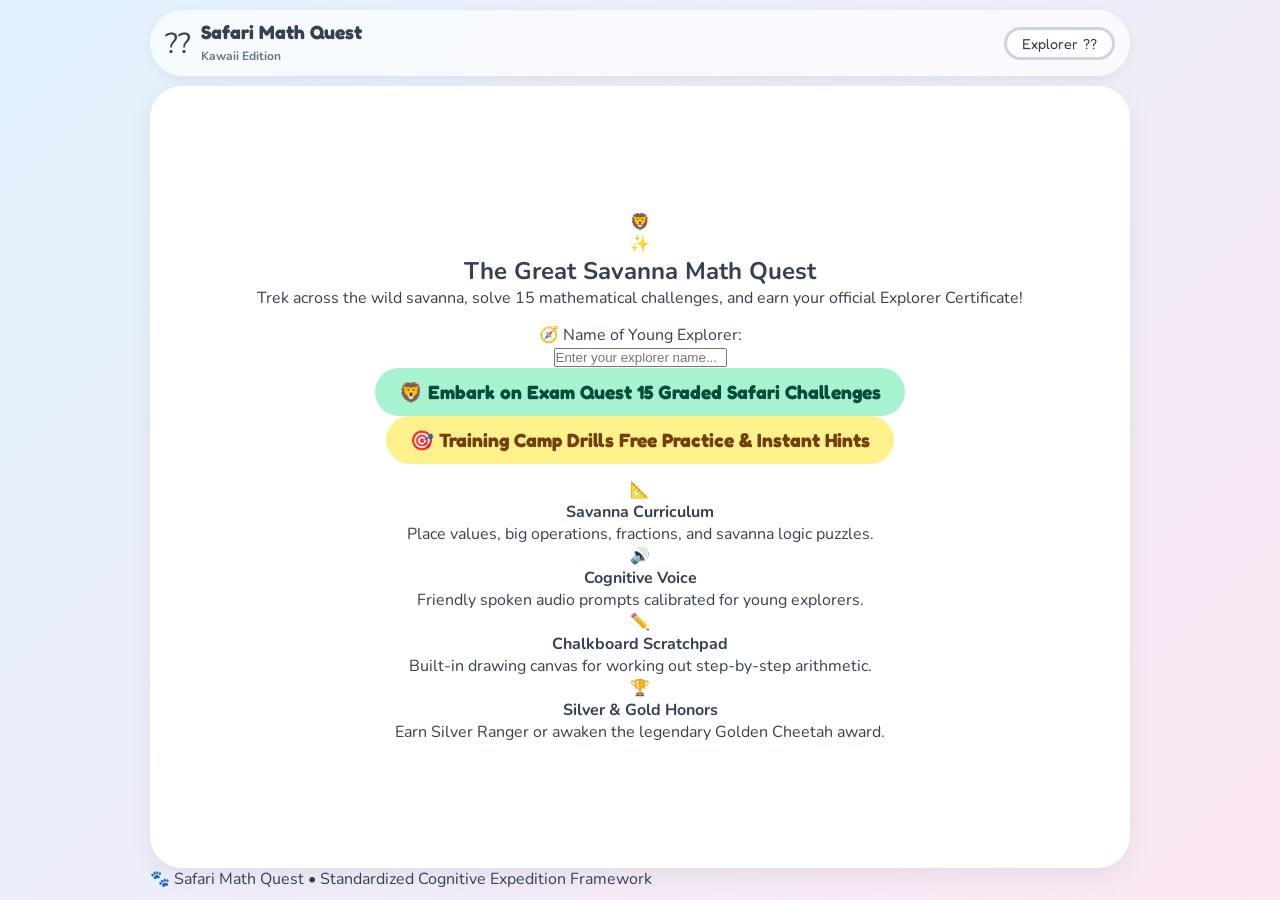
<file: src/ui_shell.html>
<!DOCTYPE html>
<html lang="en">
<head>
  <meta charset="UTF-8">
  <meta name="viewport" content="width=device-width, initial-scale=1.0, maximum-scale=1.0, user-scalable=no">
  <title>Safari Math Quest</title>
  <!-- Google Fonts for Playful & Readable Safari Adventure Theme -->
  <link rel="preconnect" href="https://fonts.googleapis.com">
  <link rel="preconnect" href="https://fonts.gstatic.com" crossorigin>
  <link href="https://fonts.googleapis.com/css2?family=Fredoka:wght@500;600;700;800&family=JetBrains+Mono:wght@700;800&family=Nunito:wght@500;600;700;800;900&display=swap" rel="stylesheet">
  <!-- Stylesheet -->
  <link rel="stylesheet" href="styles.css">
</head>
<body>

  <!-- ========================================================================
       MAIN APP CONTAINER (#app-container)
       ======================================================================== -->
  <div id="app-container" class="app-container">

    <!-- Top Branding / Navigation Bar -->
    <header class="app-header">
            <div class="brand">
        <span class="brand-icon" aria-hidden="true">??</span>
        <div class="brand-text">
          <h1>Safari Math Quest</h1>
          <span class="brand-tagline">Kawaii Edition</span>
        </div>
      </div>
      <button id="btn-profile" class="profile-btn">
        <span id="display-player-name">Explorer</span> ??
      </button>
    </header>

    <!-- ======================================================================
         1. START SCREEN (#screen-start)
         ====================================================================== -->
    <section id="screen-start" class="screen">
      <div class="screen-card card-start">
        
        <!-- Safari Hero Illustration & Intro -->
        <div class="safari-hero">
          <div class="hero-badge-wrap">
            <div class="hero-badge" aria-hidden="true">🦁</div>
            <div class="hero-sparkles" aria-hidden="true">✨</div>
          </div>
          <h2 class="hero-title">The Great Savanna Math Quest</h2>
          <p class="hero-desc">
            Trek across the wild savanna, solve 15 mathematical challenges, and earn your official Explorer Certificate!
          </p>
        </div>

        <!-- Explorer Name Input & Mode Choice -->
        <div class="explorer-card">
          <label for="player-name-input" class="input-label">
            <span class="label-icon">🧭</span> Name of Young Explorer:
          </label>
          <div class="input-wrapper">
            <input 
              type="text" 
              id="player-name-input" 
              class="tactile-input" 
              placeholder="Enter your explorer name..." 
              maxlength="24"
              autocomplete="name"
              spellcheck="false"
            />
          </div>

          <div class="start-actions">
            <!-- Start Exam Expedition Button -->
            <button id="btn-start-exam" class="tactile-btn btn-primary btn-hero" type="button">
              <span class="btn-icon">🦁</span>
              <span class="btn-label">Embark on Exam Quest</span>
              <span class="btn-subtext">15 Graded Safari Challenges</span>
            </button>

            <!-- Training Camp Button -->
            <button id="btn-start-training" class="tactile-btn btn-secondary btn-hero" type="button">
              <span class="btn-icon">🎯</span>
              <span class="btn-label">Training Camp Drills</span>
              <span class="btn-subtext">Free Practice &amp; Instant Hints</span>
            </button>
          </div>
        </div>

        <!-- Quest Features / Field Guide Highlights -->
        <div class="quest-features-grid">
          <div class="feature-item">
            <span class="feature-icon">📐</span>
            <h4>Savanna Curriculum</h4>
            <p>Place values, big operations, fractions, and savanna logic puzzles.</p>
          </div>
          <div class="feature-item">
            <span class="feature-icon">🔊</span>
            <h4>Cognitive Voice</h4>
            <p>Friendly spoken audio prompts calibrated for young explorers.</p>
          </div>
          <div class="feature-item">
            <span class="feature-icon">✏️</span>
            <h4>Chalkboard Scratchpad</h4>
            <p>Built-in drawing canvas for working out step-by-step arithmetic.</p>
          </div>
          <div class="feature-item">
            <span class="feature-icon">🏆</span>
            <h4>Silver &amp; Gold Honors</h4>
            <p>Earn Silver Ranger or awaken the legendary Golden Cheetah award.</p>
          </div>
        </div>

      </div>
    </section>

    <!-- ======================================================================
         2. TRAINING SCREEN (#screen-training)
         ====================================================================== -->
    <section id="screen-training" class="screen hidden">
      <div class="screen-card card-training">
        
        <!-- Training HUD Bar -->
        <div class="hud-bar">
          <button id="btn-training-back" class="tactile-btn btn-sm btn-ghost" type="button">
            <span>🏕️ Base Camp</span>
          </button>
          <div class="hud-title-group">
            <span class="hud-mode-pill">🎯 TRAINING CAMP</span>
            <span class="hud-subtitle">Practice Drills &amp; Scratchpad</span>
          </div>
          <div class="hud-actions">
            <button id="btn-training-scratchpad" class="tactile-btn btn-sm btn-safari-amber" type="button">
              <span>✏️ Scratchpad</span>
            </button>
          </div>
        </div>

        <!-- Training Drill Question Area -->
        <div class="training-question-card">
          <!-- Training Category Badge Placeholder -->
          <div id="training-category-badge" class="category-badge">
            <span>🐾 Practice Drill: Place Value</span>
          </div>

          <!-- Training Visual Prompt Placeholder -->
          <div id="training-visual-prompt" class="visual-prompt">
            What is the place value of the highlighted digit in this savanna animal census?
          </div>

          <!-- Training Visual Display Placeholder -->
          <div id="training-visual-display" class="visual-display">
            4<span class="highlight-digit">7</span>,215
          </div>

          <!-- Training Multiple-Choice Options Placeholder -->
          <div id="training-options-container" class="options-container">
            <button class="tactile-btn option-btn" data-option="70,000" type="button">
              <span class="opt-badge">A</span>
              <span class="opt-text">70,000 (Ten Thousands)</span>
            </button>
            <button class="tactile-btn option-btn" data-option="7,000" type="button">
              <span class="opt-badge">B</span>
              <span class="opt-text">7,000 (Thousands)</span>
            </button>
            <button class="tactile-btn option-btn" data-option="700" type="button">
              <span class="opt-badge">C</span>
              <span class="opt-text">700 (Hundreds)</span>
            </button>
            <button class="tactile-btn option-btn" data-option="70" type="button">
              <span class="opt-badge">D</span>
              <span class="opt-text">70 (Tens)</span>
            </button>
          </div>

          <!-- Training Feedback / Hint Box -->
          <div id="training-feedback-container" class="training-feedback-box hidden">
            <div class="feedback-icon">💡</div>
            <div class="feedback-content">
              <strong id="training-feedback-title">Ranger Tip:</strong>
              <span id="training-feedback-text">Count the place value columns from right to left!</span>
            </div>
          </div>

          <!-- Training Action Controls -->
          <div class="training-controls">
            <button id="btn-training-audio" class="tactile-btn btn-sm btn-safari-green" type="button">
              <span>🔊 Read Aloud</span>
            </button>
            <button id="btn-training-next" class="tactile-btn btn-primary" type="button">
              <span>Next Practice Drill ➔</span>
            </button>
          </div>
        </div>

      </div>
    </section>

    <!-- ======================================================================
         3. EXAM SCREEN (#screen-exam)
         ====================================================================== -->
    <section id="screen-exam" class="screen hidden">
      <div class="screen-card card-exam">
        
        <!-- Exam HUD & Progress Tracker -->
        <div class="exam-hud">
          <button id="btn-exam-quit" class="tactile-btn btn-sm btn-ghost" title="Return to Base Camp" type="button">
            <span>🏕️ Exit</span>
          </button>

          <div class="exam-progress-container">
            <div class="progress-labels">
              <span class="progress-quest-title">Safari Challenge</span>
              <span class="progress-counter">
                <span id="exam-q-current">1</span> of <span id="exam-q-total">15</span>
              </span>
            </div>
            <div class="progress-track" role="progressbar" aria-valuenow="1" aria-valuemin="1" aria-valuemax="15">
              <div id="exam-progress-bar" class="progress-fill" style="width: 6.67%;"></div>
            </div>
          </div>

          <div class="exam-hud-tools">
            <button id="btn-audio-prompt" class="tactile-btn btn-sm btn-safari-green" title="Listen to question" type="button">
              <span>🔊 Read Aloud</span>
            </button>
            <button id="btn-toggle-scratchpad" class="tactile-btn btn-sm btn-safari-amber" title="Open Drawing Scratchpad" type="button">
              <span>✏️ Scratchpad</span>
            </button>
          </div>
        </div>

        <!-- Question Workspace Card -->
        <div class="exam-workspace">
          <!-- Category Pill -->
          <div id="exam-category-badge" class="category-badge">
            <span>🦁 Place Value &amp; Number Sense</span>
          </div>

          <!-- CONTRACT.md: #exam-visual-prompt -->
          <div id="exam-visual-prompt" class="visual-prompt">
            What is 45,208 written out in words?
          </div>

          <!-- CONTRACT.md: #exam-visual-display -->
          <div id="exam-visual-display" class="visual-display">
            45,208
          </div>

          <!-- CONTRACT.md: #exam-options-container -->
          <div id="exam-options-container" class="options-container">
            <!-- Math question option placeholders (Dynamically replaced by Math Engine) -->
            <button class="tactile-btn option-btn" data-option="A" type="button">
              <span class="opt-badge">A</span>
              <span class="opt-text">Forty-five thousand, two hundred eight</span>
            </button>
            <button class="tactile-btn option-btn" data-option="B" type="button">
              <span class="opt-badge">B</span>
              <span class="opt-text">Forty-five thousand, twenty-eight</span>
            </button>
            <button class="tactile-btn option-btn" data-option="C" type="button">
              <span class="opt-badge">C</span>
              <span class="opt-text">Four thousand, five hundred twenty-eight</span>
            </button>
            <button class="tactile-btn option-btn" data-option="D" type="button">
              <span class="opt-badge">D</span>
              <span class="opt-text">Forty-five thousand, two hundred eighty</span>
            </button>
          </div>
        </div>

        <!-- Bottom helper hint -->
        <div class="exam-footer">
          <div class="exam-hint-tag">
            <span>💡 Tip: Click Scratchpad anytime to calculate your steps on screen!</span>
          </div>
        </div>

      </div>
    </section>

    <!-- ======================================================================
         4. RESULTS SCREEN (#screen-results)
         ====================================================================== -->
    <section id="screen-results" class="screen hidden">
      <div class="screen-card card-results">
        
        <!-- Results Hero / Badge Aura -->
        <div class="results-hero">
          <div class="results-trophy-aura">
            <div id="results-badge-icon" class="trophy-badge" aria-hidden="true">🏆</div>
          </div>
          <h2 id="results-headline" class="results-headline">Expedition Complete!</h2>
          <p class="results-subheading">
            Well done, Explorer <span id="results-player-name" class="highlight-name">Adventurer</span>! Here are your official savanna results:
          </p>
        </div>

        <!-- Score & Tier Card -->
        <div class="results-score-card">
          <div class="score-display-box">
            <div class="score-circle">
              <span id="results-score-num" class="score-num">13</span>
              <span class="score-denom">/ 15</span>
            </div>
            <div class="score-details">
              <div id="results-tier-badge" class="tier-badge tier-silver">
                <span class="tier-icon">🥈</span>
                <span id="results-tier-name">Silver Ranger Honors</span>
              </div>
              <p id="results-tier-desc" class="tier-description">
                Outstanding mathematical reasoning and savanna mastery!
              </p>
            </div>
          </div>

          <!-- Category Mastery Breakdown -->
          <div class="category-breakdown">
            <h4 class="breakdown-title">Expedition Mastery Breakdown</h4>
            <div id="results-category-list" class="category-grid">
              <div class="category-stat-row">
                <span class="cat-name">Numbers &amp; Place Value</span>
                <div class="cat-bar-track"><div class="cat-bar-fill" style="width: 100%;"></div></div>
                <span class="cat-score">3 / 3</span>
              </div>
              <div class="category-stat-row">
                <span class="cat-name">Four Operations</span>
                <div class="cat-bar-track"><div class="cat-bar-fill" style="width: 80%;"></div></div>
                <span class="cat-score">4 / 5</span>
              </div>
              <div class="category-stat-row">
                <span class="cat-name">Fractions &amp; Decimals</span>
                <div class="cat-bar-track"><div class="cat-bar-fill" style="width: 100%;"></div></div>
                <span class="cat-score">3 / 3</span>
              </div>
              <div class="category-stat-row">
                <span class="cat-name">Geometry &amp; Safari Logic</span>
                <div class="cat-bar-track"><div class="cat-bar-fill" style="width: 75%;"></div></div>
                <span class="cat-score">3 / 4</span>
              </div>
            </div>
          </div>
        </div>

        <!-- Silver Near-Miss Awaken Section -->
        <div id="results-silver-section" class="silver-upgrade-card">
          <div class="silver-upgrade-content">
            <div class="upgrade-icon">⚡</div>
            <div class="upgrade-text">
              <h3>Awaken the Golden Cheetah!</h3>
              <p>
                You achieved Silver rank with near-miss questions! Awaken the golden challenge to retry the questions you missed and upgrade your certificate to legendary Gold!
              </p>
            </div>
          </div>
          <!-- CONTRACT.md: #btn-awaken-gold -->
          <button id="btn-awaken-gold" class="tactile-btn btn-gold-pulse" type="button">
            <span class="btn-sparkle" aria-hidden="true">✨</span>
            <span class="btn-text">Awaken the Golden Cheetah (Retry Missed)</span>
            <span class="btn-sparkle" aria-hidden="true">✨</span>
          </button>
        </div>

        <!-- Official Certificate Generative Art Section -->
        <div class="certificate-section">
          <div class="certificate-header">
            <span class="cert-ribbon" aria-hidden="true">📜</span>
            <h3>Official Savanna Expedition Certificate</h3>
            <p class="cert-subtitle">Generative art certificate issued by the Safari Math Council</p>
          </div>

          <div class="certificate-canvas-wrapper">
            <!-- CONTRACT.md: #canvas-certificate -->
            <canvas id="canvas-certificate" width="800" height="560"></canvas>
          </div>

          <div class="results-actions">
            <button id="btn-download-cert" class="tactile-btn btn-primary btn-large" type="button">
              <span>📜 Download Certificate</span>
            </button>
            <button id="btn-restart-exam" class="tactile-btn btn-secondary btn-large" type="button">
              <span>🔄 New Expedition</span>
            </button>
          </div>
        </div>

      </div>
    </section>

    <!-- ======================================================================
         5. SCRATCHPAD OVERLAY MODAL & CANVAS (#canvas-scratchpad)
         ====================================================================== -->
    <div id="scratchpad-overlay" class="scratchpad-overlay hidden" role="dialog" aria-modal="true" aria-label="Digital Scratchpad">
      <div class="scratchpad-window">
        
        <!-- Scratchpad Header & Drawing Tools -->
        <div class="scratchpad-header">
          <div class="scratchpad-title">
            <span class="title-icon">✏️</span>
            <h3>Field Scratchpad &amp; Chalkboard</h3>
          </div>
          
          <div class="scratchpad-tools">
            <!-- Color Swatches -->
            <div class="color-palette" title="Brush Color">
              <button class="color-btn active" data-color="#24160d" style="background-color: #24160d;" title="Charcoal" type="button"></button>
              <button class="color-btn" data-color="#0284c7" style="background-color: #0284c7;" title="Savanna Blue" type="button"></button>
              <button class="color-btn" data-color="#16a34a" style="background-color: #16a34a;" title="Jungle Green" type="button"></button>
              <button class="color-btn" data-color="#dc2626" style="background-color: #dc2626;" title="Crimson" type="button"></button>
            </div>

            <!-- Pen & Eraser Tool Selection -->
            <button id="btn-scratchpad-pen" class="tactile-btn btn-xs active" title="Pen Tool" type="button">
              <span>✏️ Pen</span>
            </button>
            <button id="btn-scratchpad-eraser" class="tactile-btn btn-xs btn-ghost" title="Eraser Tool" type="button">
              <span>🧹 Eraser</span>
            </button>

            <!-- Clear Canvas Button -->
            <button id="btn-clear-scratchpad" class="tactile-btn btn-xs btn-danger" title="Clear Canvas" type="button">
              <span>🗑️ Clear</span>
            </button>

            <!-- Close Overlay Button -->
            <button id="btn-close-scratchpad" class="tactile-btn btn-xs btn-ghost" title="Close Scratchpad" type="button">
              <span>✕ Close</span>
            </button>
          </div>
        </div>

        <!-- Canvas Drawing Surface -->
        <div class="scratchpad-canvas-container">
          <!-- CONTRACT.md: #canvas-scratchpad -->
          <canvas id="canvas-scratchpad" width="760" height="420"></canvas>
        </div>

        <!-- Scratchpad Footer Tip -->
        <div class="scratchpad-footer">
          <span>🐾 Drawings stay active until you press Clear. Touch or mouse to sketch.</span>
        </div>

      </div>
    </div>

    <!-- App Global Footer -->
    <footer class="app-footer">
      <p>🐾 Safari Math Quest • Standardized Cognitive Expedition Framework</p>
    </footer>

  </div>

</body>
</html>
</file>
<file: src/styles.css>
:root {
  --font-family-display: 'Fredoka', sans-serif;
  --font-family-body: 'Nunito', sans-serif;
  
  /* Kawaii Safari Palette */
  --bg-primary: #e0f2fe; /* Baby Blue */
  --bg-secondary: #fce7f3; /* Bubblegum Pink */
  --card-bg: #ffffff;
  
  --primary-btn: #a7f3d0; /* Mint */
  --primary-btn-shadow: #34d399;
  
  --secondary-btn: #fef08a; /* Soft Yellow */
  --secondary-btn-shadow: #facc15;
  
  --gold-btn: #fde047;
  --gold-btn-shadow: #eab308;
  
  --text-dark: #334155;
  --text-muted: #64748b;
  
  --radius-xl: 32px;
  --radius-lg: 24px;
  --radius-md: 16px;
  --radius-pill: 9999px;
}

* { box-sizing: border-box; margin: 0; padding: 0; user-select: none; }

body, html {
  width: 100vw;
  height: 100dvh; /* Lock to 100% viewport height */
  overflow: hidden; /* No scrolling */
  font-family: var(--font-family-body);
  background: linear-gradient(135deg, var(--bg-primary) 0%, var(--bg-secondary) 100%);
  color: var(--text-dark);
}

.app-container {
  display: flex;
  flex-direction: column;
  width: 100%;
  height: 100%;
  max-width: 1000px;
  margin: 0 auto;
  padding: 10px;
}

/* Header & Profile */
.app-header {
  display: flex;
  justify-content: space-between;
  align-items: center;
  padding: 10px 15px;
  background: rgba(255, 255, 255, 0.7);
  border-radius: var(--radius-pill);
  box-shadow: 0 4px 12px rgba(0,0,0,0.05);
  margin-bottom: 10px;
  flex-shrink: 0;
}

.brand {
  display: flex;
  align-items: center;
  gap: 10px;
}

.brand-icon { font-size: 1.8rem; }
.brand-text h1 { font-family: var(--font-family-display); font-size: 1.2rem; color: var(--text-dark); }
.brand-tagline { font-size: 0.75rem; color: var(--text-muted); font-weight: 700; }

.profile-btn {
  background: var(--card-bg);
  border: 3px solid #cbd5e1;
  border-radius: var(--radius-pill);
  padding: 5px 15px;
  font-family: var(--font-family-display);
  font-size: 0.9rem;
  color: var(--text-dark);
  cursor: pointer;
  display: flex;
  align-items: center;
  gap: 5px;
  transition: transform 0.2s cubic-bezier(0.34, 1.56, 0.64, 1);
}
.profile-btn:active { transform: scale(0.9); }

/* Screens */
.screen {
  flex-grow: 1;
  display: flex;
  flex-direction: column;
  height: 0; /* Important for flex child to shrink properly */
}
.hidden { display: none !important; }

/* Cards */
.screen-card {
  flex-grow: 1;
  background: var(--card-bg);
  border-radius: var(--radius-xl);
  box-shadow: 0 8px 24px rgba(0,0,0,0.06);
  padding: 20px;
  display: flex;
  flex-direction: column;
  align-items: center;
  justify-content: center;
  text-align: center;
  gap: 15px;
  overflow: hidden;
}

/* Bouncy Gummy Buttons */
.tactile-btn {
  font-family: var(--font-family-display);
  font-weight: 700;
  font-size: 1.2rem;
  padding: 12px 24px;
  border: none;
  border-radius: var(--radius-pill);
  cursor: pointer;
  transition: all 0.2s cubic-bezier(0.34, 1.56, 0.64, 1);
  box-shadow: 0 6px 0 var(--btn-shadow);
  transform: translateY(0);
}
.tactile-btn:active {
  box-shadow: 0 0px 0 var(--btn-shadow);
  transform: translateY(6px);
}
.btn-primary { background: var(--primary-btn); var(--btn-shadow): var(--primary-btn-shadow); color: #064e3b; }
.btn-secondary { background: var(--secondary-btn); var(--btn-shadow): var(--secondary-btn-shadow); color: #713f12; }
.btn-gold-pulse { 
  background: var(--gold-btn); 
  var(--btn-shadow): var(--gold-btn-shadow); 
  color: #713f12; 
  animation: pulse 1.5s infinite alternate;
}

@keyframes pulse {
  0% { transform: scale(1); box-shadow: 0 6px 0 var(--gold-btn-shadow), 0 0 10px rgba(253, 224, 71, 0.5); }
  100% { transform: scale(1.05); box-shadow: 0 6px 0 var(--gold-btn-shadow), 0 0 20px rgba(253, 224, 71, 0.8); }
}

/* Exam Layout Auto-Scale */
.exam-layout {
  display: flex;
  flex-direction: column;
  flex-grow: 1;
  width: 100%;
  height: 100%;
  gap: 10px;
}

.exam-prompt {
  font-size: clamp(1rem, 3vh, 1.3rem);
  font-weight: 700;
  color: var(--text-muted);
}

.exam-display {
  flex-grow: 1;
  display: flex;
  align-items: center;
  justify-content: center;
  background: #f8fafc;
  border-radius: var(--radius-lg);
  font-family: var(--font-family-display);
  font-size: clamp(3rem, 8vh, 5rem);
  color: var(--text-dark);
  border: 4px dashed #e2e8f0;
  margin: 10px 0;
  white-space: pre-wrap; /* For vertical math */
  line-height: 1.1;
}

.exam-options {
  display: grid;
  grid-template-columns: 1fr 1fr;
  gap: 15px;
  width: 100%;
  flex-shrink: 0;
}
.exam-options button {
  padding: 15px;
  font-size: clamp(1.2rem, 3vh, 1.8rem);
}

/* Results & Certificate Auto-Scale */
.certificate-canvas-wrapper {
  width: 100%;
  flex-grow: 1;
  display: flex;
  align-items: center;
  justify-content: center;
  min-height: 0;
}
#canvas-certificate {
  max-width: 100%;
  max-height: 100%;
  object-fit: contain;
  border-radius: var(--radius-lg);
  box-shadow: 0 4px 16px rgba(0,0,0,0.1);
}

/* Scratchpad Modal */
.scratchpad-overlay {
  position: absolute;
  top: 0; left: 0; width: 100%; height: 100%;
  background: rgba(0,0,0,0.3);
  backdrop-filter: blur(4px);
  display: flex;
  align-items: center;
  justify-content: center;
  z-index: 1000;
}
.scratchpad-window {
  background: #fff;
  width: 95%;
  height: 95%;
  border-radius: var(--radius-xl);
  display: flex;
  flex-direction: column;
  overflow: hidden;
}
.scratchpad-header {
  display: flex;
  justify-content: space-between;
  padding: 10px;
  background: #f1f5f9;
}
#canvas-scratchpad {
  flex-grow: 1;
  width: 100%;
}
</file>
